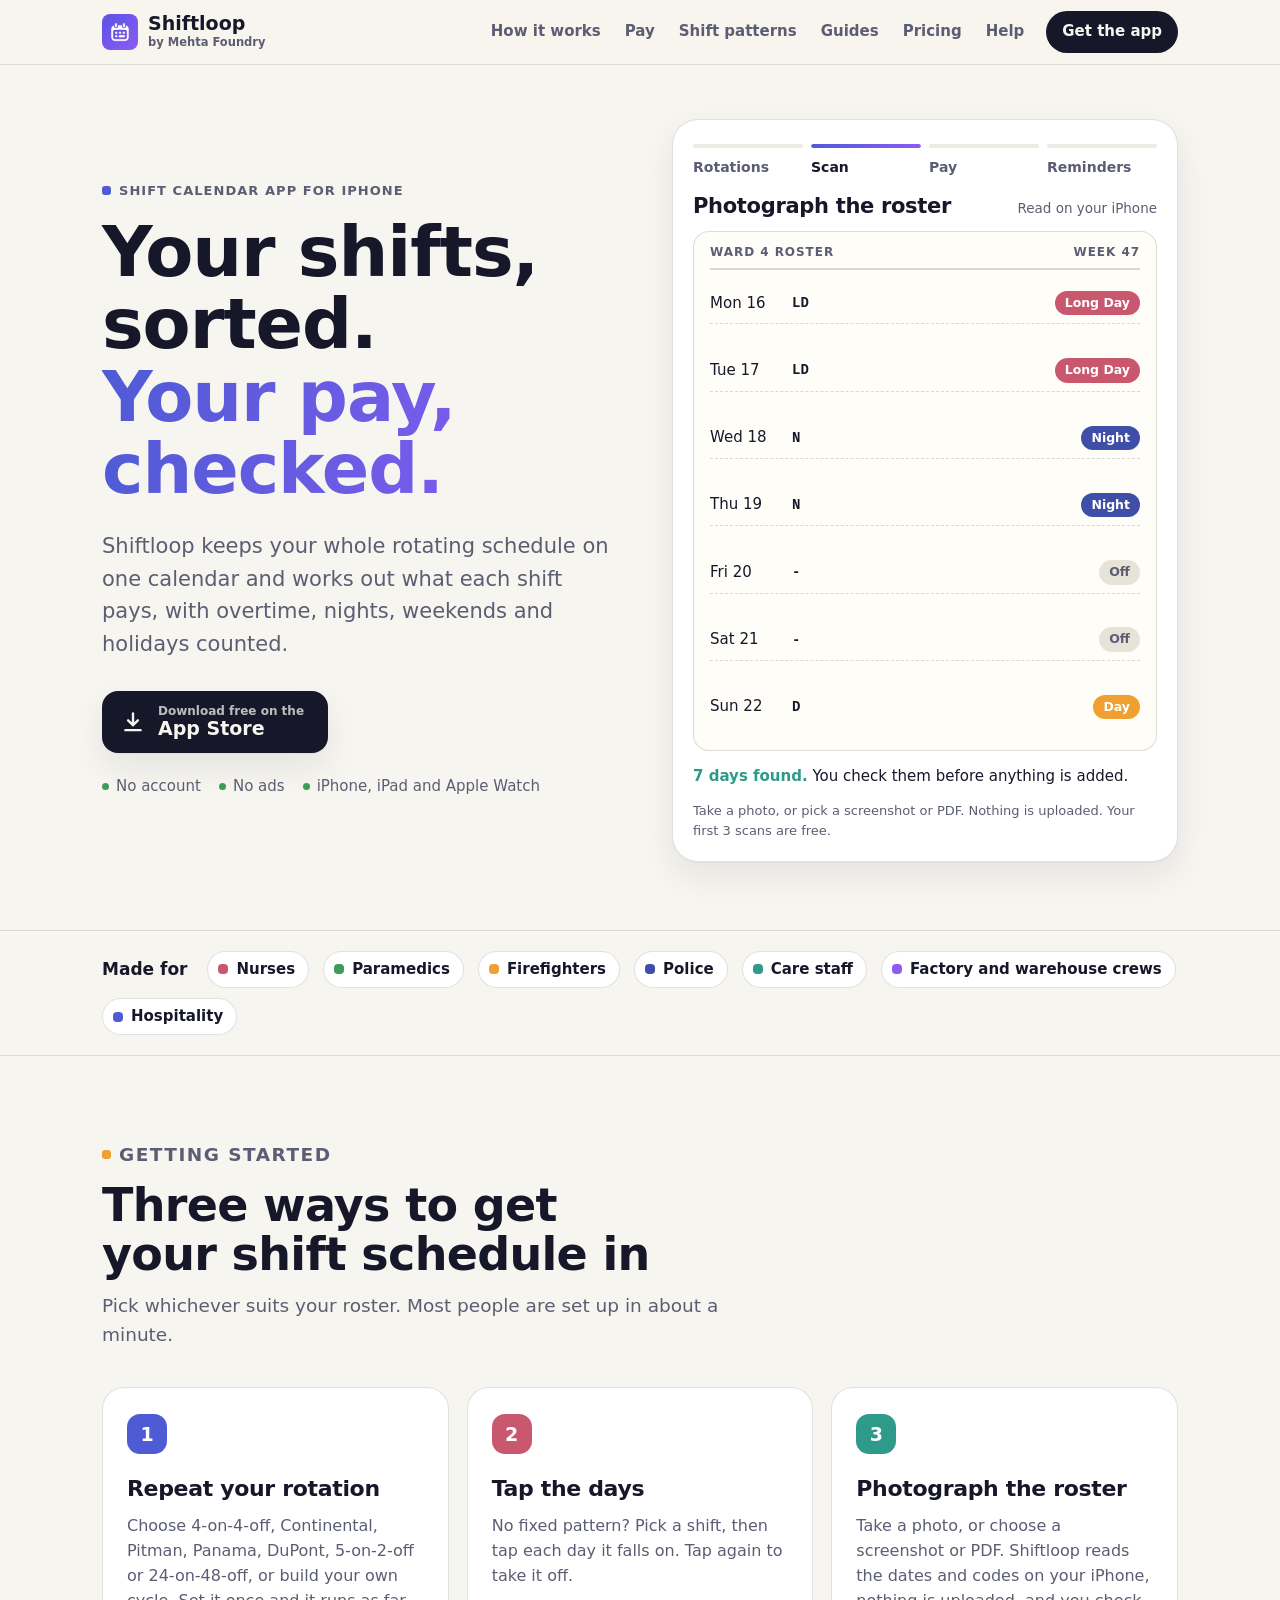
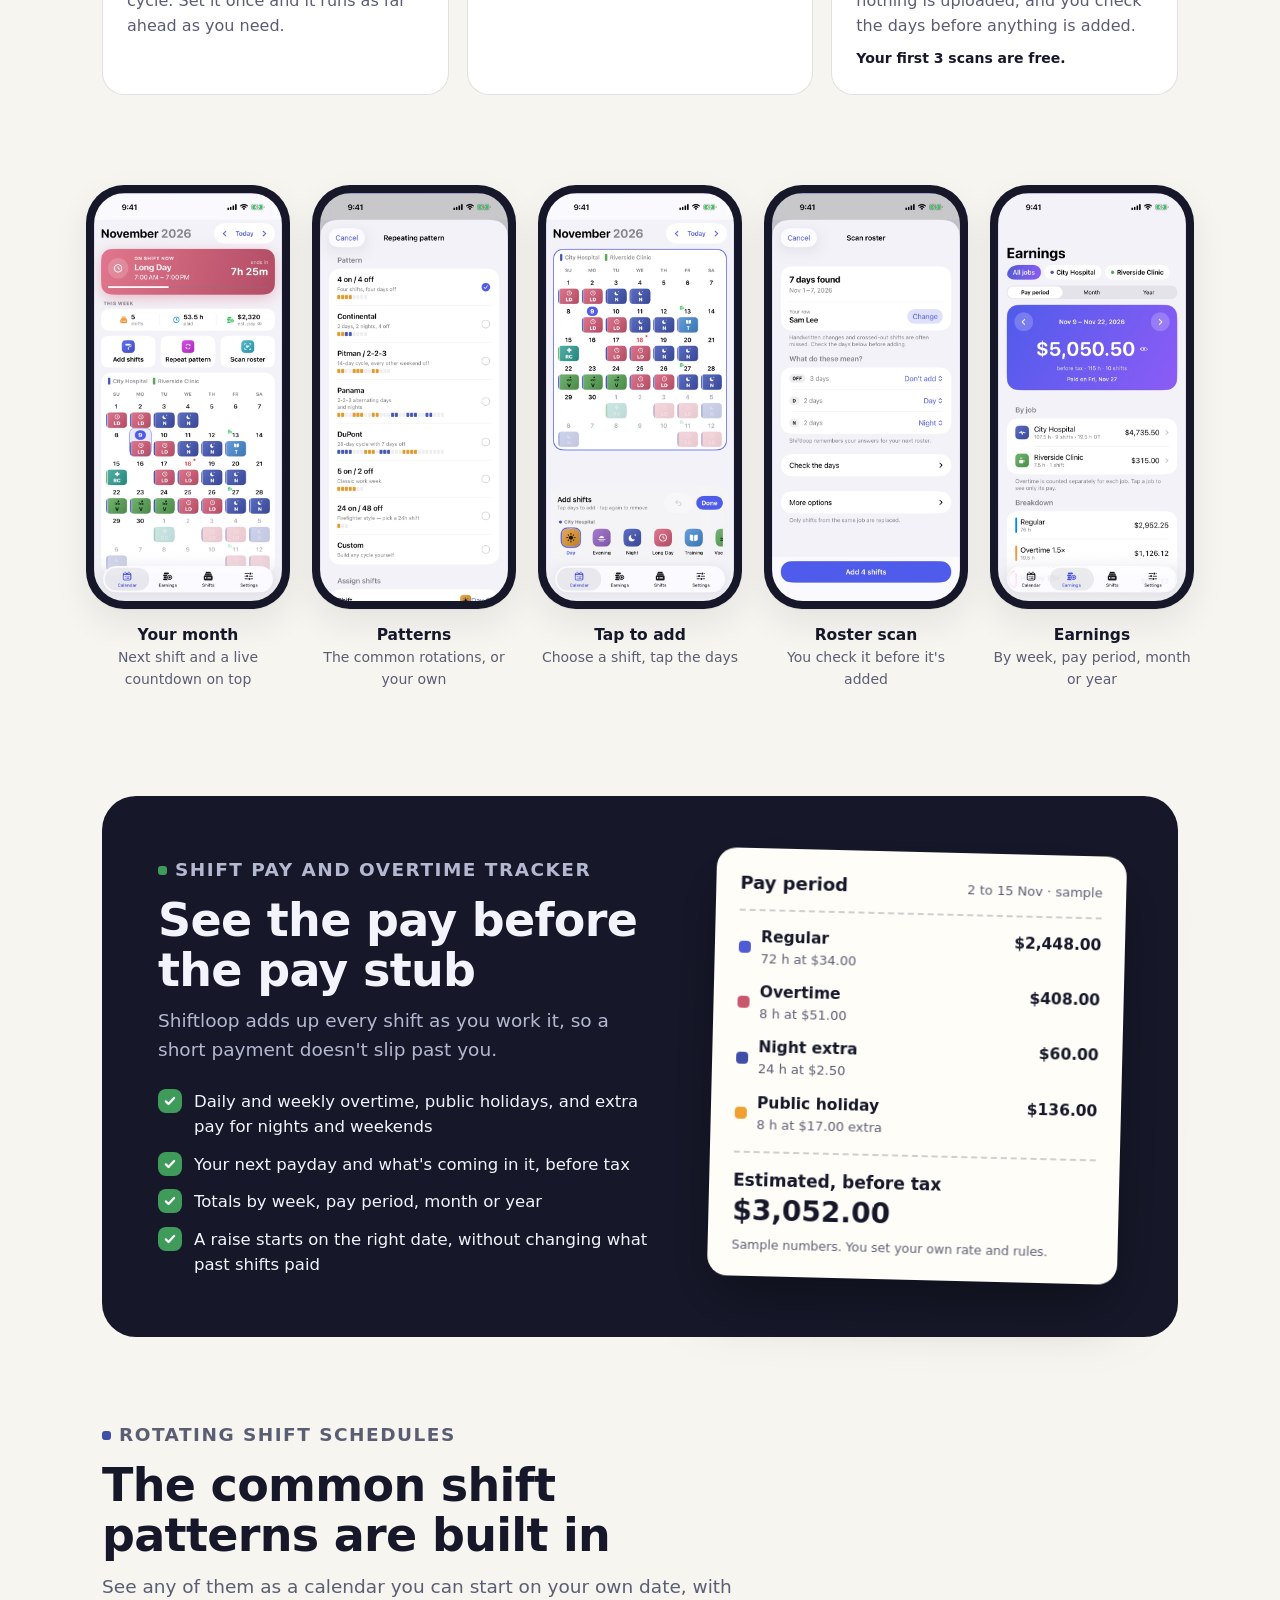
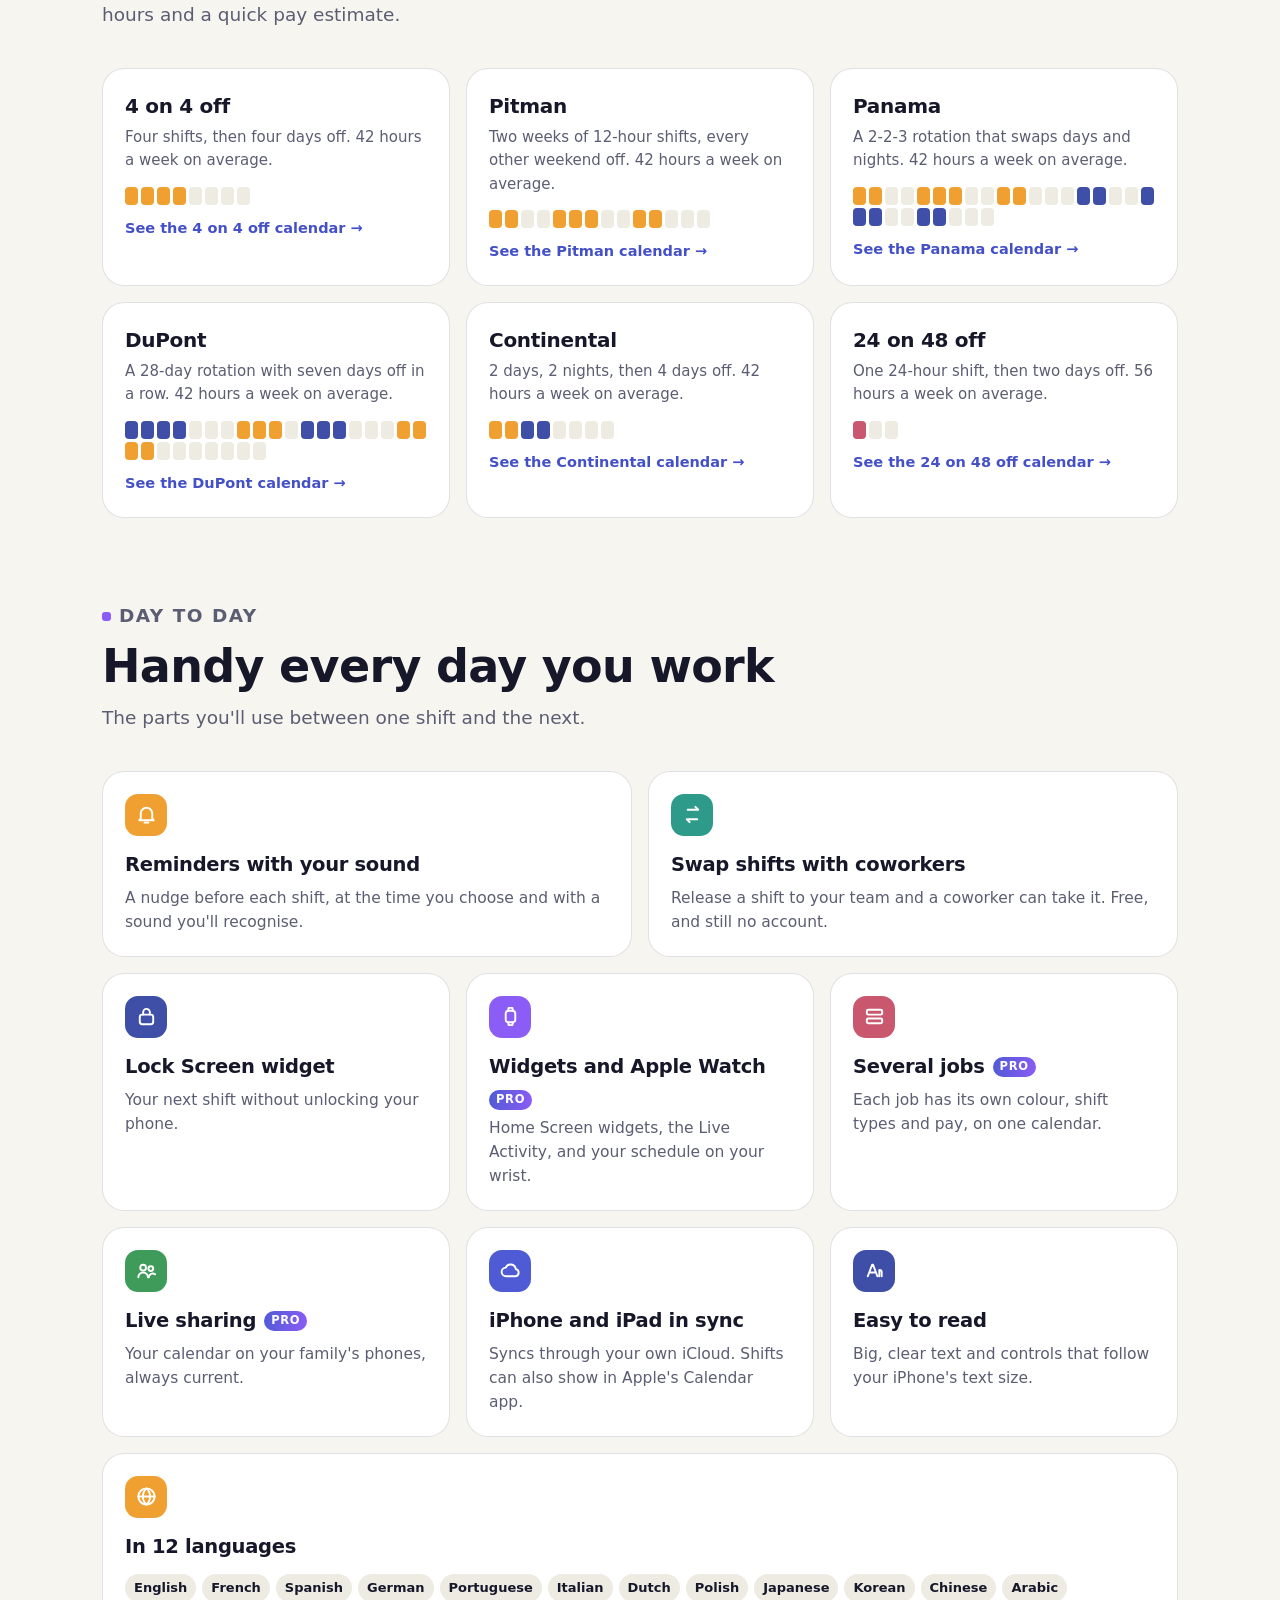
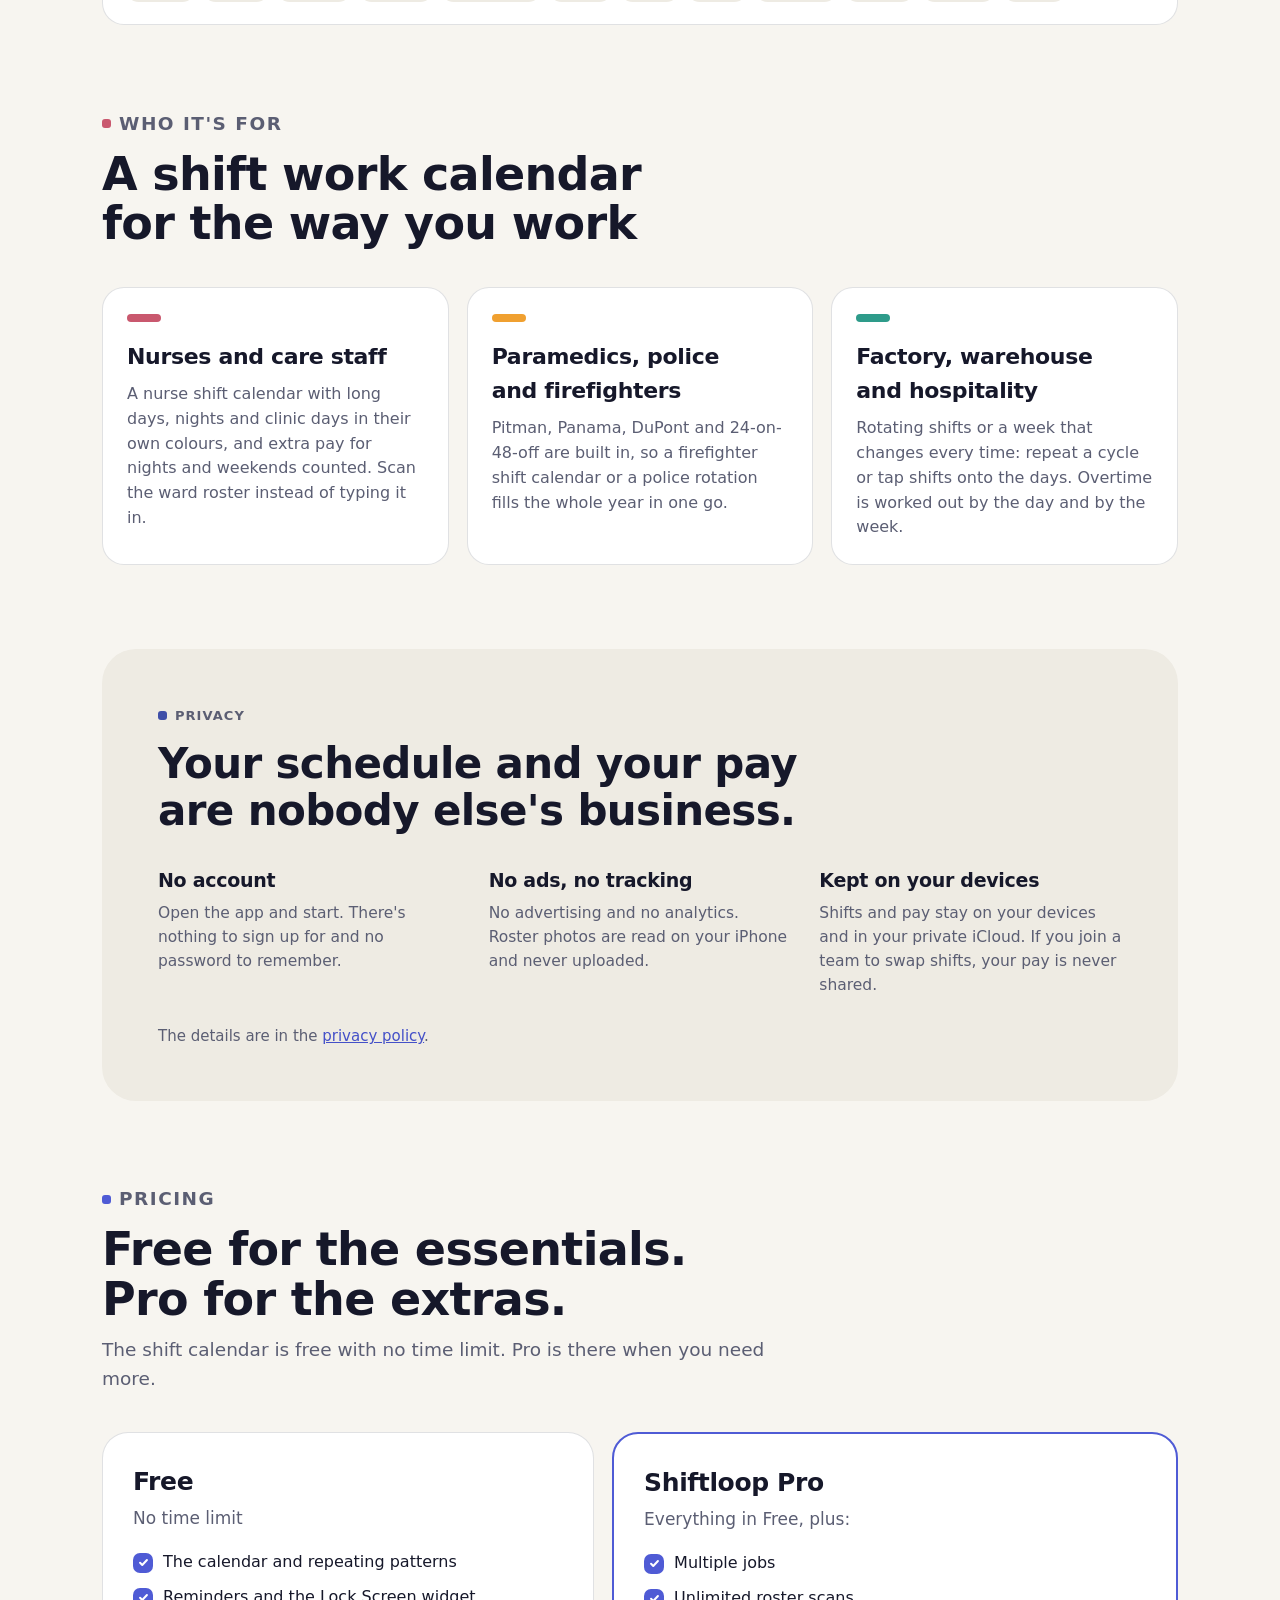
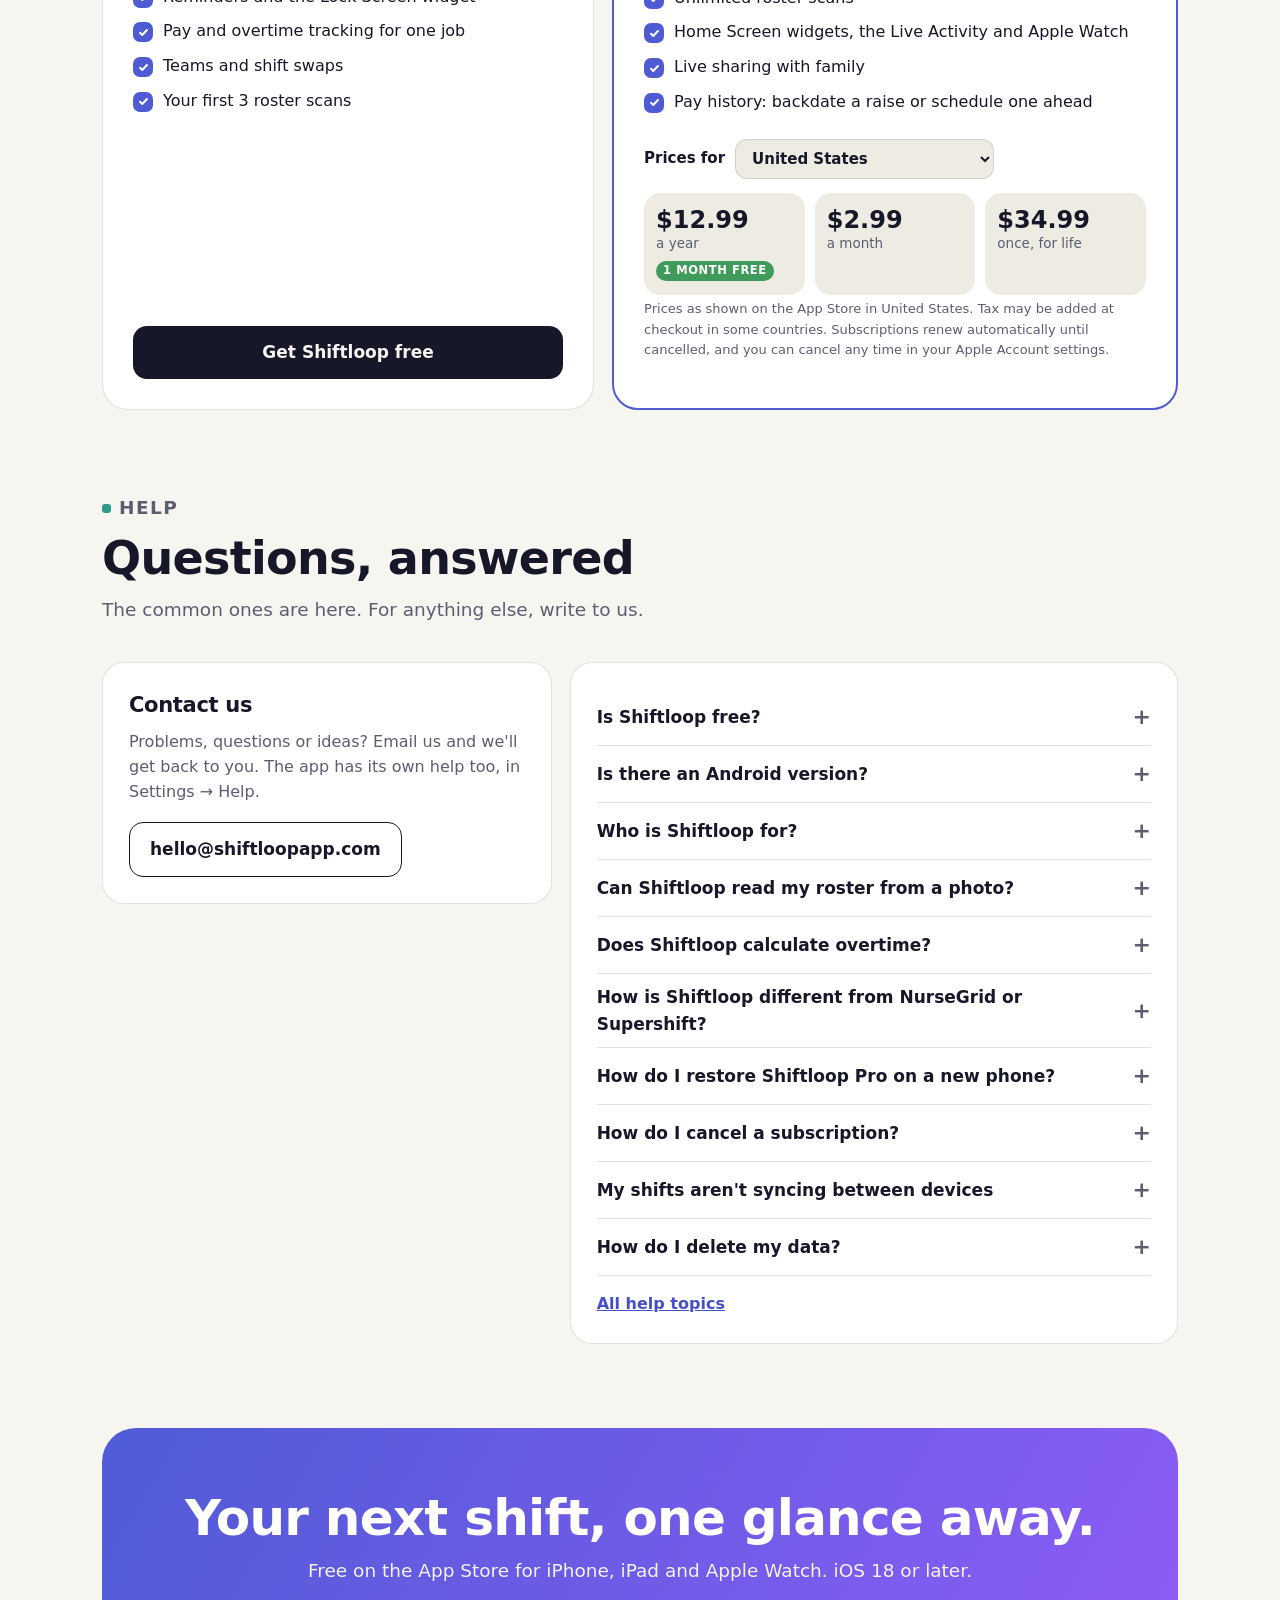
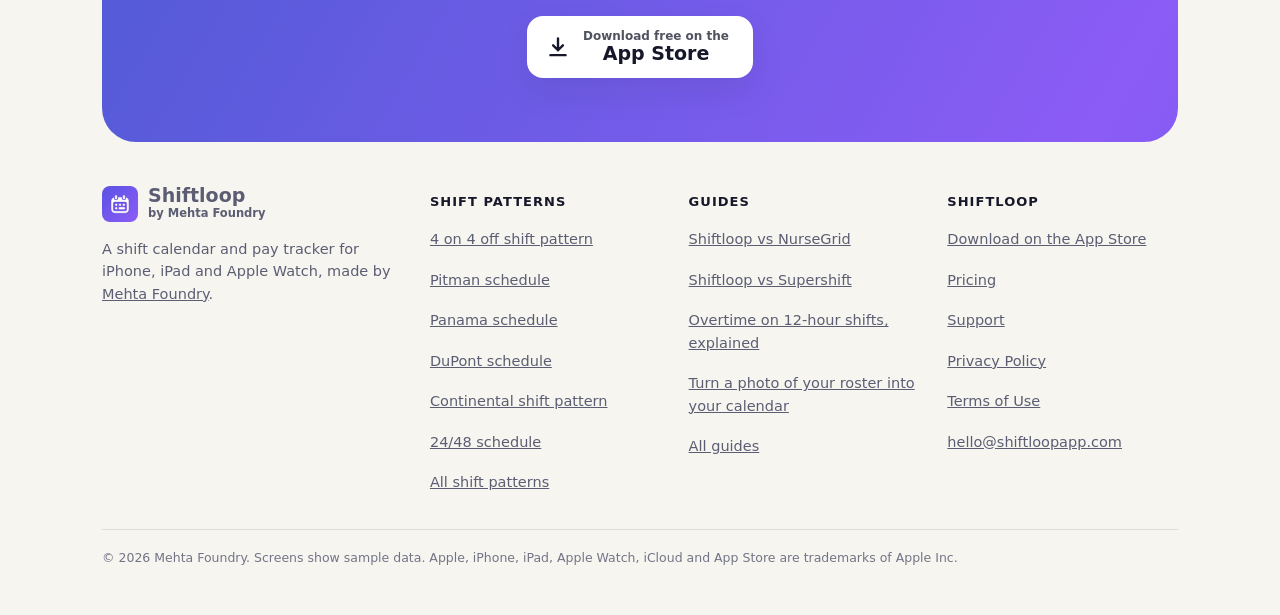
<file: index.html>
<!doctype html>
<html lang="en">
<head>
<meta charset="utf-8">
<meta name="viewport" content="width=device-width, initial-scale=1">
<meta name="color-scheme" content="light dark">
<meta name="theme-color" content="#F7F5F0" media="(prefers-color-scheme: light)">
<meta name="theme-color" content="#0F1120" media="(prefers-color-scheme: dark)">
<link rel="icon" type="image/png" sizes="96x96" href="assets/favicon.png">
<link rel="icon" sizes="48x48" href="favicon.ico">
<link rel="apple-touch-icon" href="assets/apple-touch-icon.png">
<link rel="stylesheet" href="assets/site.css?v=426590f4">
<meta name="apple-itunes-app" content="app-id=6818672597">
<title>Shiftloop: Shift Calendar App for iPhone with Pay Tracker</title>
<meta name="description" content="Free shift work calendar app for iPhone. Add any rotating shift schedule, scan your roster, and see what each shift pays, with overtime counted.">
<meta property="og:type" content="website">
<meta property="og:site_name" content="Shiftloop">
<meta property="og:title" content="Shiftloop: your shifts, sorted. Your pay, checked.">
<meta property="og:description" content="A shift calendar app for iPhone that also works out what each shift pays. Free on the App Store.">
<meta property="og:image" content="https://shiftloopapp.com/assets/og.png">
<meta property="og:image:width" content="1200">
<meta property="og:image:height" content="630">
<meta property="og:image:alt" content="Shiftloop: your shifts, sorted, your pay, checked. The app's month calendar on an iPhone with colour-coded shifts.">
<meta property="og:url" content="https://shiftloopapp.com/">
<meta name="twitter:card" content="summary_large_image">
<link rel="canonical" href="https://shiftloopapp.com/">
<script type="application/ld+json">{"@context": "https://schema.org", "@type": "MobileApplication", "name": "Shiftloop", "description": "A shift calendar and pay tracker for iPhone, iPad and Apple Watch. Add any rotating shift schedule, scan your roster, and see what each shift pays with overtime.", "operatingSystem": "iOS 18 or later", "applicationCategory": "ProductivityApplication", "url": "https://shiftloopapp.com/", "downloadUrl": "https://apps.apple.com/app/id6818672597", "installUrl": "https://apps.apple.com/app/id6818672597", "image": "https://shiftloopapp.com/assets/icon.png", "offers": {"@type": "Offer", "price": "0", "priceCurrency": "USD"}, "publisher": {"@type": "Organization", "name": "Mehta Foundry", "url": "https://mehtafoundry.com/"}}</script>
<script type="application/ld+json">{"@context": "https://schema.org", "@type": "WebSite", "name": "Shiftloop", "url": "https://shiftloopapp.com/"}</script>
<script type="application/ld+json">{"@context": "https://schema.org", "@type": "FAQPage", "mainEntity": [{"@type": "Question", "name": "Is Shiftloop free?", "acceptedAnswer": {"@type": "Answer", "text": "Yes. The calendar, repeating patterns, reminders, shift swaps and pay tracking for one job are free with no time limit. Shiftloop Pro adds multiple jobs, unlimited roster scans, widgets and Apple Watch, live sharing and pay history."}}, {"@type": "Question", "name": "Is there an Android version?", "acceptedAnswer": {"@type": "Answer", "text": "Not yet. Shiftloop is for iPhone, iPad and Apple Watch, on iOS 18 or later."}}, {"@type": "Question", "name": "Who is Shiftloop for?", "acceptedAnswer": {"@type": "Answer", "text": "Anyone on shifts who wants their schedule and pay in one place: nurses, paramedics, firefighters, police, care workers, factory, warehouse and hospitality staff. It handles rotating patterns, several jobs, and overtime."}}, {"@type": "Question", "name": "Can Shiftloop read my roster from a photo?", "acceptedAnswer": {"@type": "Answer", "text": "Yes. Take a photo of the printed roster, or pick a screenshot or PDF, and Shiftloop reads the dates and shift codes on your iPhone and adds your shifts. Nothing is uploaded. How roster scanning works."}}, {"@type": "Question", "name": "Does Shiftloop calculate overtime?", "acceptedAnswer": {"@type": "Answer", "text": "Yes: daily and weekly overtime with your own multipliers, plus night, weekend and holiday premiums, totalled for each pay period. How overtime works on 12-hour shifts."}}, {"@type": "Question", "name": "How is Shiftloop different from NurseGrid or Supershift?", "acceptedAnswer": {"@type": "Answer", "text": "NurseGrid is a nurse network with a calendar; Supershift is a long-standing private shift calendar. Shiftloop focuses on pay (pay periods, payday, overtime, holiday pay) and on reading rosters from photos. See Shiftloop vs NurseGrid and Shiftloop vs Supershift."}}, {"@type": "Question", "name": "How do I restore Shiftloop Pro on a new phone?", "acceptedAnswer": {"@type": "Answer", "text": "Open Settings → Get Shiftloop Pro and tap Restore Purchases. Use the same Apple Account you bought Pro with."}}, {"@type": "Question", "name": "How do I cancel a subscription?", "acceptedAnswer": {"@type": "Answer", "text": "Subscriptions are handled by Apple. On your iPhone, open the Settings app → your name → Subscriptions → Shiftloop Pro. Cancel at least 24 hours before it renews."}}, {"@type": "Question", "name": "My shifts aren't syncing between devices", "acceptedAnswer": {"@type": "Answer", "text": "Check you're signed in to the same Apple Account on both devices, and that iCloud is on for Shiftloop in the Settings app → your name → iCloud."}}, {"@type": "Question", "name": "How do I delete my data?", "acceptedAnswer": {"@type": "Answer", "text": "In Shiftloop, open Settings → Erase all data. The privacy policy explains how to remove the copy in iCloud and any team data."}}]}</script>
</head>
<body>

<header class="top"><div class="wrap">
  <a class="logo" href="./"><img src="assets/icon-small.png" alt="" width="36" height="36"><span><b>Shiftloop</b><small>by Mehta Foundry</small></span></a>
  <nav aria-label="Site">
    <a href="./#how">How it works</a>
    <a href="./#pay">Pay</a>
    <a href="shift-patterns.html">Shift patterns</a>
    <a href="guides.html">Guides</a>
    <a href="./#pricing">Pricing</a>
    <a href="./#support">Help</a>
  </nav>
  <a class="get" href="https://apps.apple.com/app/apple-store/id6818672597?pt=128922679&amp;ct=website&amp;mt=8">Get the app</a>
</div></header>

<main>
<section class="hero"><div class="wrap">
  <div>
    <h1>
      <span class="label rise"><i></i>Shift calendar app for iPhone</span>
      <span class="ln rise" style="--d: 90ms">Your shifts, sorted.</span>
      <em class="rise" style="--d: 180ms">Your pay, checked.</em>
    </h1>
    <p class="lede rise" style="--d: 270ms">Shiftloop keeps your whole rotating schedule on one calendar and works out what each shift pays, with overtime, nights, weekends and holidays counted.</p>
    <a class="store rise" style="--d: 360ms" href="https://apps.apple.com/app/apple-store/id6818672597?pt=128922679&amp;ct=website&amp;mt=8">
      <svg viewBox="0 0 24 24" aria-hidden="true"><path fill="none" stroke="currentColor" stroke-width="2.2" stroke-linecap="round" stroke-linejoin="round" d="M12 4v11m0 0l-4.500-4.500M12 15l4.500-4.500M5 19.500h14"/></svg>
      <span><small>Download free on the</small>App Store</span>
    </a>
    <ul class="facts rise" style="--d: 450ms">
      <li>No account</li>
      <li>No ads</li>
      <li>iPhone, iPad and Apple Watch</li>
    </ul>
  </div>

  <div class="stage rise" style="--d: 200ms" data-stage id="try">
    <div class="tabs" role="tablist" aria-label="Key features">
      <button type="button" role="tab" id="tab-rot" aria-controls="scene-rot" aria-selected="true"><i></i>Rotations</button>
      <button type="button" role="tab" id="tab-scan" aria-controls="scene-scan" aria-selected="false" tabindex="-1"><i></i>Scan</button>
      <button type="button" role="tab" id="tab-pay" aria-controls="scene-pay" aria-selected="false" tabindex="-1"><i></i>Pay</button>
      <button type="button" role="tab" id="tab-remind" aria-controls="scene-remind" aria-selected="false" tabindex="-1"><i></i>Reminders</button>
    </div>

    <div class="scene" id="scene-rot" role="tabpanel" aria-labelledby="tab-rot" data-cal data-cycle="DDDDOOOO" data-hours="12" data-rate="30">
      <div class="scene-head"><h2>Any rotation, filled in for you</h2><span data-cal-month></span></div>
      <div class="picks" role="group" aria-label="Rotation">
        <button type="button" data-cycle="DDDDOOOO" data-hours="12" aria-pressed="true">4 on, 4 off</button>
        <button type="button" data-cycle="DDOODDDOODDOOO" data-hours="12" aria-pressed="false">Pitman</button>
        <button type="button" data-cycle="NNNNOOODDDONNNOOODDDDOOOOOOO" data-hours="12" aria-pressed="false">DuPont</button>
        <button type="button" data-cycle="LOO" data-hours="24" aria-pressed="false">24 on, 48 off</button>
        <button type="button" data-cycle="DDDDDOO" data-hours="8" aria-pressed="false">Mon to Fri</button>
      </div>
      <div class="dow" aria-hidden="true"><span>S</span><span>M</span><span>T</span><span>W</span><span>T</span><span>F</span><span>S</span></div>
      <div class="days"></div>
      <div class="totals" aria-live="polite">
        <div><b data-t="shifts">0</b><span>shifts</span></div>
        <div><b data-t="hours">0</b><span>hours</span></div>
        <div><b data-t="pay">$0</b><span>est. pay</span></div>
      </div>
      <p class="scene-note">Tap any day to change it. Sample pay at $30 an hour; the app uses your own rate and adds overtime and extra pay.</p>
    </div>

    <div class="scene" id="scene-scan" role="tabpanel" aria-labelledby="tab-scan" hidden>
      <div class="scene-head"><h2>Photograph the roster</h2><span>Read on your iPhone</span></div>
      <div class="paper" aria-hidden="true">
        <div class="paper-top"><span>WARD 4 ROSTER</span><span>WEEK 47</span></div>
        <ul class="rows">
          <li><span>Mon 16</span><code>LD</code><em style="--i: 0; --c: var(--long)">Long Day</em></li>
          <li><span>Tue 17</span><code>LD</code><em style="--i: 1; --c: var(--long)">Long Day</em></li>
          <li><span>Wed 18</span><code>N</code><em style="--i: 2; --c: var(--night)">Night</em></li>
          <li><span>Thu 19</span><code>N</code><em style="--i: 3; --c: var(--night)">Night</em></li>
          <li><span>Fri 20</span><code>-</code><em class="off" style="--i: 4">Off</em></li>
          <li><span>Sat 21</span><code>-</code><em class="off" style="--i: 5">Off</em></li>
          <li><span>Sun 22</span><code>D</code><em style="--i: 6; --c: var(--day)">Day</em></li>
        </ul>
        <div class="beam"></div>
      </div>
      <p class="found"><b>7 days found.</b> You check them before anything is added.</p>
      <p class="scene-note">Take a photo, or pick a screenshot or PDF. Nothing is uploaded. Your first 3 scans are free.</p>
    </div>

    <div class="scene" id="scene-pay" role="tabpanel" aria-labelledby="tab-pay" hidden>
      <div class="scene-head"><h2>Overtime and extra pay, worked out</h2><span>Sample numbers</span></div>
      <div class="payday">
        <span>This pay period</span>
        <b data-count="3052">$3,052</b>
        <small>estimated, before tax</small>
      </div>
      <ul class="bars">
        <li style="--i: 0; --w: 80%; --c: var(--brand)"><span>Regular</span><i></i><b>$2,448</b></li>
        <li style="--i: 1; --w: 13.400%; --c: var(--long)"><span>Overtime</span><i></i><b>$408</b></li>
        <li style="--i: 2; --w: 4.500%; --c: var(--day)"><span>Public holiday</span><i></i><b>$136</b></li>
        <li style="--i: 3; --w: 2%; --c: var(--night)"><span>Night extra</span><i></i><b>$60</b></li>
      </ul>
      <p class="scene-note">Daily and weekly overtime, public holidays, and extra pay for nights and weekends, using the rules you set.</p>
    </div>

    <div class="scene" id="scene-remind" role="tabpanel" aria-labelledby="tab-remind" hidden>
      <div class="scene-head"><h2>A reminder before every shift</h2><span>With your own sound</span></div>
      <div class="lock" aria-hidden="true">
        <div class="lock-time"><span data-today>Today</span><b>6:00</b></div>
        <div class="note"><img src="assets/icon-small.png" alt="" width="38" height="38"><div><b>Night shift in 1 hour</b><span>7 PM to 7 AM, City Hospital</span></div><time>now</time></div>
        <div class="next"><span>Next shift</span><b>Night, 7 PM</b><em data-countdown>59:59</em></div>
      </div>
      <p class="scene-note">Your next shift is also on the Lock Screen widget, with a live countdown in the app.</p>
    </div>
  </div>
</div></section>

<section class="roles"><div class="wrap">
  <p>Made for</p>
  <ul>
    <li style="--c: var(--long)">Nurses</li>
    <li style="--c: var(--clinic)">Paramedics</li>
    <li style="--c: var(--day)">Firefighters</li>
    <li style="--c: var(--night)">Police</li>
    <li style="--c: var(--teal)">Care staff</li>
    <li style="--c: var(--brand2)">Factory and warehouse crews</li>
    <li style="--c: var(--brand)">Hospitality</li>
  </ul>
</div></section>

<section class="block" id="how"><div class="wrap">
  <div class="head" data-reveal>
    <p class="label"><i style="--c: var(--day)"></i>Getting started</p>
    <h2>Three ways to get your shift schedule in</h2>
    <p>Pick whichever suits your roster. Most people are set up in about a minute.</p>
  </div>
  <div class="ways">
    <div class="way" style="--c: var(--brand)" data-reveal>
      <h3>Repeat your rotation</h3>
      <p>Choose 4-on-4-off, Continental, Pitman, Panama, DuPont, 5-on-2-off or 24-on-48-off, or build your own cycle. Set it once and it runs as far ahead as you need.</p>
    </div>
    <div class="way" style="--c: var(--long); --d: 90ms" data-reveal>
      <h3>Tap the days</h3>
      <p>No fixed pattern? Pick a shift, then tap each day it falls on. Tap again to take it off.</p>
    </div>
    <div class="way" style="--c: var(--teal); --d: 180ms" data-reveal>
      <h3>Photograph the roster</h3>
      <p>Take a photo, or choose a screenshot or PDF. Shiftloop reads the dates and codes on your iPhone, nothing is uploaded, and you check the days before anything is added.</p>
      <p>Your first 3 scans are free.</p>
    </div>
  </div>
</div></section>

<section class="inside" aria-label="Screens from the app">
  <div class="reel" tabindex="0">
    <figure data-reveal><div class="phone"><img loading="lazy" src="assets/screen-calendar.jpg" width="599" height="1300" alt="Shiftloop's month calendar on iPhone with colour-coded day, night and long-day shifts, hours this week and estimated pay."></div>
      <figcaption>Your month<span>Next shift and a live countdown on top</span></figcaption></figure>
    <figure data-reveal style="--d: 80ms"><div class="phone"><img loading="lazy" src="assets/screen-pattern.jpg" width="599" height="1300" alt="The repeating shift pattern list: 4 on 4 off, Continental, Pitman, Panama, DuPont, 5 on 2 off, 24 on 48 off and Custom."></div>
      <figcaption>Patterns<span>The common rotations, or your own</span></figcaption></figure>
    <figure data-reveal style="--d: 160ms"><div class="phone"><img loading="lazy" src="assets/screen-paint.jpg" width="599" height="1300" alt="Adding shifts: a row of shift types under the calendar, with days tapped to add them."></div>
      <figcaption>Tap to add<span>Choose a shift, tap the days</span></figcaption></figure>
    <figure data-reveal style="--d: 240ms"><div class="phone"><img loading="lazy" src="assets/screen-scan.jpg" width="599" height="1300" alt="The roster scan result: 7 days found, with each roster code matched to a shift before the shifts are added."></div>
      <figcaption>Roster scan<span>You check it before it's added</span></figcaption></figure>
    <figure data-reveal style="--d: 320ms"><div class="phone"><img loading="lazy" src="assets/screen-earnings.jpg" width="599" height="1300" alt="The earnings screen: pay for a two-week pay period, split by job and by regular and overtime hours."></div>
      <figcaption>Earnings<span>By week, pay period, month or year</span></figcaption></figure>
  </div>
</section>

<section id="pay"><div class="wrap">
  <div class="pay" data-reveal>
    <div>
      <p class="label"><i style="--c: var(--clinic)"></i>Shift pay and overtime tracker</p>
      <h2>See the pay before the pay stub</h2>
      <p>Shiftloop adds up every shift as you work it, so a short payment doesn't slip past you.</p>
      <ul class="checks">
        <li>Daily and weekly overtime, public holidays, and extra pay for nights and weekends</li>
        <li>Your next payday and what's coming in it, before tax</li>
        <li>Totals by week, pay period, month or year</li>
        <li>A raise starts on the right date, without changing what past shifts paid</li>
      </ul>
    </div>
    <div class="slip" aria-label="A sample pay period">
      <header><b>Pay period</b><span>2 to 15 Nov · sample</span></header>
      <dl>
        <div><i style="--c: var(--brand)"></i><dt>Regular<small>72 h at $34.00</small></dt><dd>$2,448.00</dd></div>
        <div><i style="--c: var(--long)"></i><dt>Overtime<small>8 h at $51.00</small></dt><dd>$408.00</dd></div>
        <div><i style="--c: var(--night)"></i><dt>Night extra<small>24 h at $2.50</small></dt><dd>$60.00</dd></div>
        <div><i style="--c: var(--day)"></i><dt>Public holiday<small>8 h at $17.00 extra</small></dt><dd>$136.00</dd></div>
      </dl>
      <footer><span>Estimated, before tax</span><b data-count="3052" data-decimals="2">$3,052.00</b></footer>
      <p>Sample numbers. You set your own rate and rules.</p>
    </div>
  </div>
</div></section>

<section class="block" id="patterns"><div class="wrap">
  <div class="head" data-reveal>
    <p class="label"><i style="--c: var(--night)"></i>Rotating shift schedules</p>
    <h2>The common shift patterns are built in</h2>
    <p>See any of them as a calendar you can start on your own date, with hours and a quick pay estimate.</p>
  </div>
  <div class="rots">
    <a class="rot" href="4-on-4-off-shift-pattern.html" data-reveal>
      <h3>4 on 4 off</h3>
      <p>Four shifts, then four days off. 42 hours a week on average.</p>
      <div class="strip" aria-hidden="true"><i data-s="D"></i><i data-s="D"></i><i data-s="D"></i><i data-s="D"></i><i></i><i></i><i></i><i></i></div>
      <span>See the 4 on 4 off calendar →</span>
    </a>
    <a class="rot" href="pitman-schedule.html" data-reveal style="--d: 80ms">
      <h3>Pitman</h3>
      <p>Two weeks of 12-hour shifts, every other weekend off. 42 hours a week on average.</p>
      <div class="strip" aria-hidden="true"><i data-s="D"></i><i data-s="D"></i><i></i><i></i><i data-s="D"></i><i data-s="D"></i><i data-s="D"></i><i></i><i></i><i data-s="D"></i><i data-s="D"></i><i></i><i></i><i></i></div>
      <span>See the Pitman calendar →</span>
    </a>
    <a class="rot" href="panama-schedule.html" data-reveal style="--d: 160ms">
      <h3>Panama</h3>
      <p>A 2-2-3 rotation that swaps days and nights. 42 hours a week on average.</p>
      <div class="strip" aria-hidden="true"><i data-s="D"></i><i data-s="D"></i><i></i><i></i><i data-s="D"></i><i data-s="D"></i><i data-s="D"></i><i></i><i></i><i data-s="D"></i><i data-s="D"></i><i></i><i></i><i></i><i data-s="N"></i><i data-s="N"></i><i></i><i></i><i data-s="N"></i><i data-s="N"></i><i data-s="N"></i><i></i><i></i><i data-s="N"></i><i data-s="N"></i><i></i><i></i><i></i></div>
      <span>See the Panama calendar →</span>
    </a>
    <a class="rot" href="dupont-schedule.html" data-reveal>
      <h3>DuPont</h3>
      <p>A 28-day rotation with seven days off in a row. 42 hours a week on average.</p>
      <div class="strip" aria-hidden="true"><i data-s="N"></i><i data-s="N"></i><i data-s="N"></i><i data-s="N"></i><i></i><i></i><i></i><i data-s="D"></i><i data-s="D"></i><i data-s="D"></i><i></i><i data-s="N"></i><i data-s="N"></i><i data-s="N"></i><i></i><i></i><i></i><i data-s="D"></i><i data-s="D"></i><i data-s="D"></i><i data-s="D"></i><i></i><i></i><i></i><i></i><i></i><i></i><i></i></div>
      <span>See the DuPont calendar →</span>
    </a>
    <a class="rot" href="continental-shift-pattern.html" data-reveal style="--d: 80ms">
      <h3>Continental</h3>
      <p>2 days, 2 nights, then 4 days off. 42 hours a week on average.</p>
      <div class="strip" aria-hidden="true"><i data-s="D"></i><i data-s="D"></i><i data-s="N"></i><i data-s="N"></i><i></i><i></i><i></i><i></i></div>
      <span>See the Continental calendar →</span>
    </a>
    <a class="rot" href="24-48-schedule.html" data-reveal style="--d: 160ms">
      <h3>24 on 48 off</h3>
      <p>One 24-hour shift, then two days off. 56 hours a week on average.</p>
      <div class="strip" aria-hidden="true"><i data-s="L"></i><i></i><i></i></div>
      <span>See the 24 on 48 off calendar →</span>
    </a>
  </div>
</div></section>

<section style="padding-bottom: 84px"><div class="wrap">
  <div class="head" data-reveal>
    <p class="label"><i style="--c: var(--brand2)"></i>Day to day</p>
    <h2>Handy every day you work</h2>
    <p>The parts you'll use between one shift and the next.</p>
  </div>
  <div class="bento">
    <div class="cell wide" data-reveal><div class="ico" style="--c: var(--day)"><svg viewBox="0 0 24 24" aria-hidden="true"><path d="M6 16V11a6 6 0 1 1 12 0v5l1.500 2H4.500L6 16zM10 20.500h4"/></svg></div>
      <h3>Reminders with your sound</h3><p>A nudge before each shift, at the time you choose and with a sound you'll recognise.</p></div>
    <div class="cell wide" data-reveal style="--d: 80ms"><div class="ico" style="--c: var(--teal)"><svg viewBox="0 0 24 24" aria-hidden="true"><path d="M7 7h11l-3-3M17 17H6l3 3"/></svg></div>
      <h3>Swap shifts with coworkers</h3><p>Release a shift to your team and a coworker can take it. Free, and still no account.</p></div>
    <div class="cell" data-reveal><div class="ico" style="--c: var(--night)"><svg viewBox="0 0 24 24" aria-hidden="true"><rect x="5" y="10" width="14" height="10" rx="2.500"/><path d="M8.500 10V7.500a3.500 3.500 0 0 1 7 0V10"/></svg></div>
      <h3>Lock Screen widget</h3><p>Your next shift without unlocking your phone.</p></div>
    <div class="cell" data-reveal style="--d: 80ms"><div class="ico" style="--c: var(--brand2)"><svg viewBox="0 0 24 24" aria-hidden="true"><rect x="7" y="6" width="10" height="12" rx="3"/><path d="M9.500 6l.5-3h4l.5 3M9.500 18l.5 3h4l.5-3"/></svg></div>
      <h3>Widgets and Apple Watch <span class="pro">PRO</span></h3><p>Home Screen widgets, the Live Activity, and your schedule on your wrist.</p></div>
    <div class="cell" data-reveal style="--d: 160ms"><div class="ico" style="--c: var(--long)"><svg viewBox="0 0 24 24" aria-hidden="true"><rect x="4" y="5" width="16" height="5" rx="1.500"/><rect x="4" y="14" width="16" height="5" rx="1.500"/></svg></div>
      <h3>Several jobs <span class="pro">PRO</span></h3><p>Each job has its own colour, shift types and pay, on one calendar.</p></div>
    <div class="cell" data-reveal><div class="ico" style="--c: var(--clinic)"><svg viewBox="0 0 24 24" aria-hidden="true"><circle cx="8.500" cy="9" r="3"/><circle cx="16.500" cy="10" r="2.500"/><path d="M3.500 19a5 5 0 0 1 10 0M14.500 19a4 4 0 0 1 6.500-3"/></svg></div>
      <h3>Live sharing <span class="pro">PRO</span></h3><p>Your calendar on your family's phones, always current.</p></div>
    <div class="cell" data-reveal style="--d: 80ms"><div class="ico" style="--c: var(--brand)"><svg viewBox="0 0 24 24" aria-hidden="true"><path d="M7.500 18a4.500 4.500 0 0 1-.5-9 5.500 5.500 0 0 1 10.500 1.500A3.800 3.800 0 0 1 17 18H7.500z"/></svg></div>
      <h3>iPhone and iPad in sync</h3><p>Syncs through your own iCloud. Shifts can also show in Apple's Calendar app.</p></div>
    <div class="cell" data-reveal style="--d: 160ms"><div class="ico" style="--c: var(--night)"><svg viewBox="0 0 24 24" aria-hidden="true"><path d="M5 18l4.500-12h1L15 18M6.800 14h6.400M17 18v-6.500M17 11.500a2.500 2.500 0 0 1 2.500 2.500V18"/></svg></div>
      <h3>Easy to read</h3><p>Big, clear text and controls that follow your iPhone's text size.</p></div>
    <div class="cell full" data-reveal><div class="ico" style="--c: var(--day)"><svg viewBox="0 0 24 24" aria-hidden="true"><circle cx="12" cy="12" r="8.500"/><path d="M3.500 12h17M12 3.500c2.500 2.300 3.800 5.200 3.800 8.500s-1.300 6.200-3.800 8.500c-2.500-2.300-3.800-5.200-3.800-8.500S9.500 5.800 12 3.500z"/></svg></div>
      <h3>In 12 languages</h3>
      <div class="langs"><span>English</span><span>French</span><span>Spanish</span><span>German</span><span>Portuguese</span><span>Italian</span><span>Dutch</span><span>Polish</span><span>Japanese</span><span>Korean</span><span>Chinese</span><span>Arabic</span></div></div>
  </div>
</div></section>

<section style="padding-bottom: 84px"><div class="wrap">
  <div class="head" data-reveal>
    <p class="label"><i style="--c: var(--long)"></i>Who it's for</p>
    <h2>A shift work calendar for the way you work</h2>
  </div>
  <div class="ways">
    <div class="way plain" style="--c: var(--long)" data-reveal>
      <h3>Nurses and care staff</h3>
      <p>A nurse shift calendar with long days, nights and clinic days in their own colours, and extra pay for nights and weekends counted. Scan the ward roster instead of typing it in.</p>
    </div>
    <div class="way plain" style="--c: var(--day); --d: 90ms" data-reveal>
      <h3>Paramedics, police and firefighters</h3>
      <p>Pitman, Panama, DuPont and 24-on-48-off are built in, so a firefighter shift calendar or a police rotation fills the whole year in one go.</p>
    </div>
    <div class="way plain" style="--c: var(--teal); --d: 180ms" data-reveal>
      <h3>Factory, warehouse and hospitality</h3>
      <p>Rotating shifts or a week that changes every time: repeat a cycle or tap shifts onto the days. Overtime is worked out by the day and by the week.</p>
    </div>
  </div>
</div></section>

<section><div class="wrap">
  <div class="quiet" data-reveal>
    <p class="label"><i style="--c: var(--night)"></i>Privacy</p>
    <h2>Your schedule and your pay are nobody else's business.</h2>
    <div class="trio">
      <div><h3>No account</h3><p>Open the app and start. There's nothing to sign up for and no password to remember.</p></div>
      <div><h3>No ads, no tracking</h3><p>No advertising and no analytics. Roster photos are read on your iPhone and never uploaded.</p></div>
      <div><h3>Kept on your devices</h3><p>Shifts and pay stay on your devices and in your private iCloud. If you join a team to swap shifts, your pay is never shared.</p></div>
    </div>
    <p>The details are in the <a href="privacy.html">privacy policy</a>.</p>
  </div>
</div></section>

<section class="block" id="pricing"><div class="wrap">
  <div class="head" data-reveal>
    <p class="label"><i></i>Pricing</p>
    <h2>Free for the essentials. Pro for the extras.</h2>
    <p>The shift calendar is free with no time limit. Pro is there when you need more.</p>
  </div>
  <div class="plans">
    <div class="plan" data-reveal>
      <h3>Free</h3>
      <p>No time limit</p>
      <ul class="list">
        <li>The calendar and repeating patterns</li>
        <li>Reminders and the Lock Screen widget</li>
        <li>Pay and overtime tracking for one job</li>
        <li>Teams and shift swaps</li>
        <li>Your first 3 roster scans</li>
      </ul>
      <a class="btn" href="https://apps.apple.com/app/apple-store/id6818672597?pt=128922679&amp;ct=website&amp;mt=8">Get Shiftloop free</a>
    </div>
    <div class="plan best" data-reveal style="--d: 90ms">
      <h3>Shiftloop Pro</h3>
      <p>Everything in Free, plus:</p>
      <ul class="list">
        <li>Multiple jobs</li>
        <li>Unlimited roster scans</li>
        <li>Home Screen widgets, the Live Activity and Apple Watch</li>
        <li>Live sharing with family</li>
        <li>Pay history: backdate a raise or schedule one ahead</li>
      </ul>
      <label class="region">Prices for
        <select id="price-country" aria-label="Country"><option value="US">United States</option></select>
      </label>
      <div class="tags">
        <div><b data-plan="yearly">$12.99</b><span>a year</span><em>1 MONTH FREE</em></div>
        <div><b data-plan="monthly">$2.99</b><span>a month</span><em></em></div>
        <div><b data-plan="lifetime">$34.99</b><span>once, for life</span><em></em></div>
      </div>
      <p class="smallprint" id="price-note">Prices as shown on the App Store in the United States. Tax may be added at checkout in some countries. Subscriptions renew automatically until cancelled, and you can cancel any time in your Apple Account settings.</p>
    </div>
  </div>
</div></section>

<section id="support" style="padding-bottom: 84px"><div class="wrap">
  <div class="head" data-reveal>
    <p class="label"><i style="--c: var(--teal)"></i>Help</p>
    <h2>Questions, answered</h2>
    <p>The common ones are here. For anything else, write to us.</p>
  </div>
  <div class="help">
    <div class="box" data-reveal>
      <h3>Contact us</h3>
      <p>Problems, questions or ideas? Email us and we'll get back to you. The app has its own help too, in Settings → Help.</p>
      <a class="btn line" href="mailto:hello@shiftloopapp.com?subject=Shiftloop">hello@shiftloopapp.com</a>
    </div>
    <div class="box" data-reveal style="--d: 90ms">
      <details>
        <summary>Is Shiftloop free?</summary>
        <p>Yes. The calendar, repeating patterns, reminders, shift swaps and pay tracking for one job are free with no time limit. Shiftloop Pro adds multiple jobs, unlimited roster scans, widgets and Apple Watch, live sharing and pay history.</p>
      </details>
      <details>
        <summary>Is there an Android version?</summary>
        <p>Not yet. Shiftloop is for iPhone, iPad and Apple Watch, on iOS 18 or later.</p>
      </details>
      <details>
        <summary>Who is Shiftloop for?</summary>
        <p>Anyone on shifts who wants their schedule and pay in one place: nurses, paramedics, firefighters, police, care workers, factory, warehouse and hospitality staff. It handles rotating patterns, several jobs, and overtime.</p>
      </details>
      <details>
        <summary>Can Shiftloop read my roster from a photo?</summary>
        <p>Yes. Take a photo of the printed roster, or pick a screenshot or PDF, and Shiftloop reads the dates and shift codes on your iPhone and adds your shifts. Nothing is uploaded. <a href="roster-scanner.html">How roster scanning works</a>.</p>
      </details>
      <details>
        <summary>Does Shiftloop calculate overtime?</summary>
        <p>Yes: daily and weekly overtime with your own multipliers, plus night, weekend and holiday premiums, totalled for each pay period. <a href="overtime-12-hour-shifts.html">How overtime works on 12-hour shifts</a>.</p>
      </details>
      <details>
        <summary>How is Shiftloop different from NurseGrid or Supershift?</summary>
        <p>NurseGrid is a nurse network with a calendar; Supershift is a long-standing private shift calendar. Shiftloop focuses on pay (pay periods, payday, overtime, holiday pay) and on reading rosters from photos. See <a href="shiftloop-vs-nursegrid.html">Shiftloop vs NurseGrid</a> and <a href="shiftloop-vs-supershift.html">Shiftloop vs Supershift</a>.</p>
      </details>
      <details>
        <summary>How do I restore Shiftloop Pro on a new phone?</summary>
        <p>Open Settings → Get Shiftloop Pro and tap Restore Purchases. Use the same Apple Account you bought Pro with.</p>
      </details>
      <details>
        <summary>How do I cancel a subscription?</summary>
        <p>Subscriptions are handled by Apple. On your iPhone, open the Settings app → your name → Subscriptions → Shiftloop Pro. Cancel at least 24 hours before it renews.</p>
      </details>
      <details>
        <summary>My shifts aren't syncing between devices</summary>
        <p>Check you're signed in to the same Apple Account on both devices, and that iCloud is on for Shiftloop in the Settings app → your name → iCloud.</p>
      </details>
      <details>
        <summary>How do I delete my data?</summary>
        <p>In Shiftloop, open Settings → Erase all data. The <a href="privacy.html#deleting-your-data">privacy policy</a> explains how to remove the copy in iCloud and any team data.</p>
      </details>
      <p class="more"><a href="support.html">All help topics</a></p>
    </div>
  </div>
</div></section>

<section class="last"><div class="inner" data-reveal>
  <h2>Your next shift, one glance away.</h2>
  <p>Free on the App Store for iPhone, iPad and Apple Watch. iOS 18 or later.</p>
  <a class="store" href="https://apps.apple.com/app/apple-store/id6818672597?pt=128922679&amp;ct=website&amp;mt=8">
    <svg viewBox="0 0 24 24" aria-hidden="true"><path fill="none" stroke="currentColor" stroke-width="2.2" stroke-linecap="round" stroke-linejoin="round" d="M12 4v11m0 0l-4.500-4.500M12 15l4.500-4.500M5 19.500h14"/></svg>
    <span><small>Download free on the</small>App Store</span>
  </a>
</div></section>
</main>

<script type="application/json" id="prices-data">{"AE":["AED 49.99","AED 12.99","AED 129.99"],"AF":["USD 12.99","USD 2.99","USD 34.99"],"AG":["USD 12.99","USD 2.99","USD 34.99"],"AI":["USD 12.99","USD 2.99","USD 34.99"],"AL":["USD 14.99","USD 3.99","USD 39.99"],"AM":["USD 14.99","USD 3.99","USD 39.99"],"AO":["USD 12.99","USD 2.99","USD 34.99"],"AR":["USD 12.99","USD 2.99","USD 34.99"],"AT":["14,99 €","2,99 €","39,99 €"],"AU":["$19.99","$4.99","$59.99"],"AZ":["USD 14.99","USD 3.99","USD 39.99"],"BA":["14,99 €","2,99 €","39,99 €"],"BB":["USD 14.99","USD 3.99","USD 39.99"],"BE":["14,99 €","2,99 €","39,99 €"],"BF":["USD 12.99","USD 2.99","USD 34.99"],"BG":["14,99 €","2,99 €","39,99 €"],"BH":["$14.99","$2.99","$39.99"],"BJ":["USD 14.99","USD 3.99","USD 39.99"],"BM":["USD 12.99","USD 2.99","USD 34.99"],"BN":["USD 12.99","USD 2.99","USD 34.99"],"BO":["USD 12.99","USD 2.99","USD 34.99"],"BR":["R$ 79,90","R$ 19,90","R$ 229,90"],"BS":["USD 14.99","USD 2.99","USD 39.99"],"BT":["USD 12.99","USD 2.99","USD 34.99"],"BW":["USD 12.99","USD 2.99","USD 34.99"],"BY":["USD 14.99","USD 3.99","USD 39.99"],"BZ":["USD 12.99","USD 2.99","USD 34.99"],"CA":["$17.99","$3.99","$49.99"],"CD":["USD 12.99","USD 2.99","USD 34.99"],"CG":["USD 14.99","USD 3.99","USD 39.99"],"CH":["CHF 10.00","CHF 3.00","CHF 30.00"],"CI":["14,99 $US","3,99 $US","39,99 $US"],"CL":["$14.990","$2.990","$39.990"],"CM":["14,99 $US","3,99 $US","39,99 $US"],"CN":["¥88.00","¥22.00","¥228.00"],"CO":["$ 59.900,00","$ 14.900,00","$ 149.900,00"],"CR":["USD 12.99","USD 2.99","USD 34.99"],"CV":["USD 12.99","USD 2.99","USD 34.99"],"CY":["14,99 €","2,99 €","39,99 €"],"CZ":["349,00 Kč","79,00 Kč","999,00 Kč"],"DE":["14,99 €","2,99 €","39,99 €"],"DK":["99,00 kr","29,00 kr","299,00 kr"],"DM":["USD 12.99","USD 2.99","USD 34.99"],"DO":["USD 12.99","USD 2.99","USD 34.99"],"DZ":["$12.99","$2.99","$34.99"],"EC":["USD 12.99","USD 2.99","USD 34.99"],"EE":["14,99 €","2,99 €","39,99 €"],"EG":["EGP 699.99","EGP 149.99","EGP 1,999.99"],"ES":["14,99 €","2,99 €","39,99 €"],"FI":["14,99 €","2,99 €","39,99 €"],"FJ":["USD 12.99","USD 2.99","USD 34.99"],"FM":["USD 12.99","USD 2.99","USD 34.99"],"FR":["14,99 €","2,99 €","39,99 €"],"GA":["USD 12.99","USD 2.99","USD 34.99"],"GB":["£12.99","£2.99","£34.99"],"GD":["USD 12.99","USD 2.99","USD 34.99"],"GE":["USD 14.99","USD 3.99","USD 39.99"],"GH":["USD 14.99","USD 3.99","USD 39.99"],"GM":["USD 12.99","USD 2.99","USD 34.99"],"GR":["14,99 €","2,99 €","39,99 €"],"GT":["USD 12.99","USD 2.99","USD 34.99"],"GW":["USD 12.99","USD 2.99","USD 34.99"],"GY":["USD 12.99","USD 2.99","USD 34.99"],"HK":["HK$ 98.00","HK$ 22.00","HK$ 288.00"],"HN":["USD 12.99","USD 2.99","USD 34.99"],"HR":["14,99 €","2,99 €","39,99 €"],"HU":["HUF5,990.00","HUF1,490.00","HUF14,990.00"],"ID":["Rp 249ribu","Rp 59ribu","Rp 699ribu"],"IE":["€14.99","€2.99","€39.99"],"IL":["₪39.90","₪9.90","₪99.90"],"IN":["₹ 1,299","₹ 299","₹ 3,499"],"IQ":["$12.99","$2.99","$34.99"],"IS":["USD 14.99","USD 3.99","USD 39.99"],"IT":["14,99 €","2,99 €","39,99 €"],"JM":["USD 12.99","USD 2.99","USD 34.99"],"JO":["$12.99","$2.99","$34.99"],"JP":["¥2,000","¥500","¥6,000"],"KE":["USD 14.99","USD 3.99","USD 39.99"],"KG":["USD 14.99","USD 2.99","USD 39.99"],"KH":["USD 14.99","USD 2.99","USD 39.99"],"KN":["USD 12.99","USD 2.99","USD 34.99"],"KR":["￦22,000","￦4,400","￦55,000"],"KW":["$12.99","$2.99","$34.99"],"KY":["USD 12.99","USD 2.99","USD 34.99"],"KZ":["7,990.00₸","1,790.00₸","19,990.00₸"],"LA":["USD 14.99","USD 2.99","USD 39.99"],"LB":["$12.99","$2.99","$34.99"],"LC":["USD 12.99","USD 2.99","USD 34.99"],"LK":["USD 12.99","USD 2.99","USD 34.99"],"LR":["USD 12.99","USD 2.99","USD 34.99"],"LT":["14,99 €","2,99 €","39,99 €"],"LU":["14,99 €","2,99 €","39,99 €"],"LV":["14,99 €","2,99 €","39,99 €"],"LY":["$12.99","$2.99","$34.99"],"MA":["$14.99","$3.99","$39.99"],"MD":["USD 14.99","USD 3.99","USD 39.99"],"ME":["11,99 €","2,99 €","29,99 €"],"MG":["USD 12.99","USD 2.99","USD 34.99"],"MK":["USD 12.99","USD 2.99","USD 34.99"],"ML":["USD 12.99","USD 2.99","USD 34.99"],"MM":["USD 12.99","USD 2.99","USD 34.99"],"MN":["USD 12.99","USD 2.99","USD 34.99"],"MO":["USD 12.99","USD 2.99","USD 34.99"],"MR":["$12.99","$2.99","$34.99"],"MS":["USD 12.99","USD 2.99","USD 34.99"],"MT":["14,99 €","2,99 €","39,99 €"],"MU":["USD 14.99","USD 3.99","USD 39.99"],"MV":["USD 12.99","USD 2.99","USD 34.99"],"MW":["USD 12.99","USD 2.99","USD 34.99"],"MX":["$299.00","$69.00","$799.00"],"MY":["RM59.90","RM14.90","RM149.90"],"MZ":["USD 12.99","USD 2.99","USD 34.99"],"NA":["USD 12.99","USD 2.99","USD 34.99"],"NE":["USD 12.99","USD 2.99","USD 34.99"],"NG":["₦ 19,900.00","₦ 4,900.00","₦ 59,900.00"],"NI":["USD 12.99","USD 2.99","USD 34.99"],"NL":["€ 14,99","€ 2,99","€ 39,99"],"NO":["179,00 kr","39,00 kr","449,00 kr"],"NP":["USD 14.99","USD 3.99","USD 39.99"],"NR":["USD 12.99","USD 2.99","USD 34.99"],"NZ":["$22.99","$4.99","$59.99"],"OM":["$12.99","$2.99","$34.99"],"PA":["USD 12.99","USD 2.99","USD 34.99"],"PE":["S/ 59.90","S/ 12.90","S/ 149.90"],"PG":["USD 12.99","USD 2.99","USD 34.99"],"PH":["₱ 799.00","₱ 199.00","₱ 2,290.00"],"PK":["Rs 3,500.00","Rs 900.00","Rs 9,900.00"],"PL":["59,99 zł","14,99 zł","149,99 zł"],"PT":["14,99 €","2,99 €","39,99 €"],"PW":["USD 12.99","USD 2.99","USD 34.99"],"PY":["USD 12.99","USD 2.99","USD 34.99"],"QA":["QAR 49.99","QAR 9.99","QAR 129.99"],"RO":["69,99 lei","14,99 lei","199,99 lei"],"RS":["14,99 €","2,99 €","39,99 €"],"RU":["999,00 ₽","249,00 ₽","2 990,00 ₽"],"RW":["USD 12.99","USD 2.99","USD 34.99"],"SA":["SAR 59.99","SAR 12.99","SAR 149.99"],"SB":["USD 12.99","USD 2.99","USD 34.99"],"SC":["USD 12.99","USD 2.99","USD 34.99"],"SE":["179,00 kr","39,00 kr","499,00 kr"],"SG":["S$ 19.98","S$ 3.98","S$ 49.98"],"SI":["14,99 €","2,99 €","39,99 €"],"SK":["14,99 €","2,99 €","39,99 €"],"SL":["USD 12.99","USD 2.99","USD 34.99"],"SN":["USD 14.99","USD 3.99","USD 39.99"],"SR":["USD 14.99","USD 2.99","USD 39.99"],"ST":["USD 12.99","USD 2.99","USD 34.99"],"SV":["USD 12.99","USD 2.99","USD 34.99"],"SZ":["USD 12.99","USD 2.99","USD 34.99"],"TC":["USD 12.99","USD 2.99","USD 34.99"],"TD":["USD 12.99","USD 2.99","USD 34.99"],"TH":["฿499.00","฿99.00","฿1,290.00"],"TJ":["USD 14.99","USD 2.99","USD 39.99"],"TM":["USD 12.99","USD 2.99","USD 34.99"],"TN":["$12.99","$2.99","$34.99"],"TO":["USD 12.99","USD 2.99","USD 34.99"],"TR":["₺699,99","₺149,99","₺1.999,99"],"TT":["USD 12.99","USD 2.99","USD 34.99"],"TW":["$390.00","$90.00","$1,190.00"],"TZ":["39,900.00 TZS","9,900.00 TZS","99,900.00 TZS"],"UA":["14,99 USD","3,99 USD","39,99 USD"],"UG":["USD 14.99","USD 3.99","USD 39.99"],"US":["$12.99","$2.99","$34.99"],"UY":["USD 12.99","USD 2.99","USD 34.99"],"UZ":["USD 14.99","USD 2.99","USD 39.99"],"VC":["USD 12.99","USD 2.99","USD 34.99"],"VE":["USD 12.99","USD 2.99","USD 34.99"],"VG":["USD 12.99","USD 2.99","USD 34.99"],"VN":["399.000đ","99.000đ","999.000đ"],"VU":["USD 12.99","USD 2.99","USD 34.99"],"XK":["14,99 €","2,99 €","39,99 €"],"YE":["$12.99","$2.99","$34.99"],"ZA":["R249.99","R59.99","R699.99"],"ZM":["USD 14.99","USD 3.99","USD 39.99"],"ZW":["USD 14.99","USD 3.99","USD 39.99"]}</script>
<footer class="foot"><div class="wrap">
  <div class="cols">
    <div>
      <a class="logo" href="./"><img src="assets/icon-small.png" alt="" width="36" height="36" loading="lazy"><span><b>Shiftloop</b><small>by Mehta Foundry</small></span></a>
      <p>A shift calendar and pay tracker for iPhone, iPad and Apple Watch, made by <a href="https://mehtafoundry.com/">Mehta Foundry</a>.</p>
    </div>
    <div>
      <p class="t">Shift patterns</p>
      <ul>
        <li><a href="4-on-4-off-shift-pattern.html">4 on 4 off shift pattern</a></li>
        <li><a href="pitman-schedule.html">Pitman schedule</a></li>
        <li><a href="panama-schedule.html">Panama schedule</a></li>
        <li><a href="dupont-schedule.html">DuPont schedule</a></li>
        <li><a href="continental-shift-pattern.html">Continental shift pattern</a></li>
        <li><a href="24-48-schedule.html">24/48 schedule</a></li>
        <li><a href="shift-patterns.html">All shift patterns</a></li>
      </ul>
    </div>
    <div>
      <p class="t">Guides</p>
      <ul>
        <li><a href="shiftloop-vs-nursegrid.html">Shiftloop vs NurseGrid</a></li>
        <li><a href="shiftloop-vs-supershift.html">Shiftloop vs Supershift</a></li>
        <li><a href="overtime-12-hour-shifts.html">Overtime on 12-hour shifts, explained</a></li>
        <li><a href="roster-scanner.html">Turn a photo of your roster into your calendar</a></li>
        <li><a href="guides.html">All guides</a></li>
      </ul>
    </div>
    <div>
      <p class="t">Shiftloop</p>
      <ul>
        <li><a href="https://apps.apple.com/app/apple-store/id6818672597?pt=128922679&amp;ct=website&amp;mt=8">Download on the App Store</a></li>
        <li><a href="./#pricing">Pricing</a></li>
        <li><a href="support.html">Support</a></li>
        <li><a href="privacy.html">Privacy Policy</a></li>
        <li><a href="https://www.apple.com/legal/internet-services/itunes/dev/stdeula/">Terms of Use</a></li>
        <li><a href="mailto:hello@shiftloopapp.com">hello@shiftloopapp.com</a></li>
      </ul>
    </div>
  </div>
  <p class="legal">© 2026 Mehta Foundry. Screens show sample data. Apple, iPhone, iPad, Apple Watch, iCloud and App Store are trademarks of Apple Inc.</p>
</div></footer>
<script src="assets/site.js?v=426590f4" defer></script>

</body>
</html>
</file>
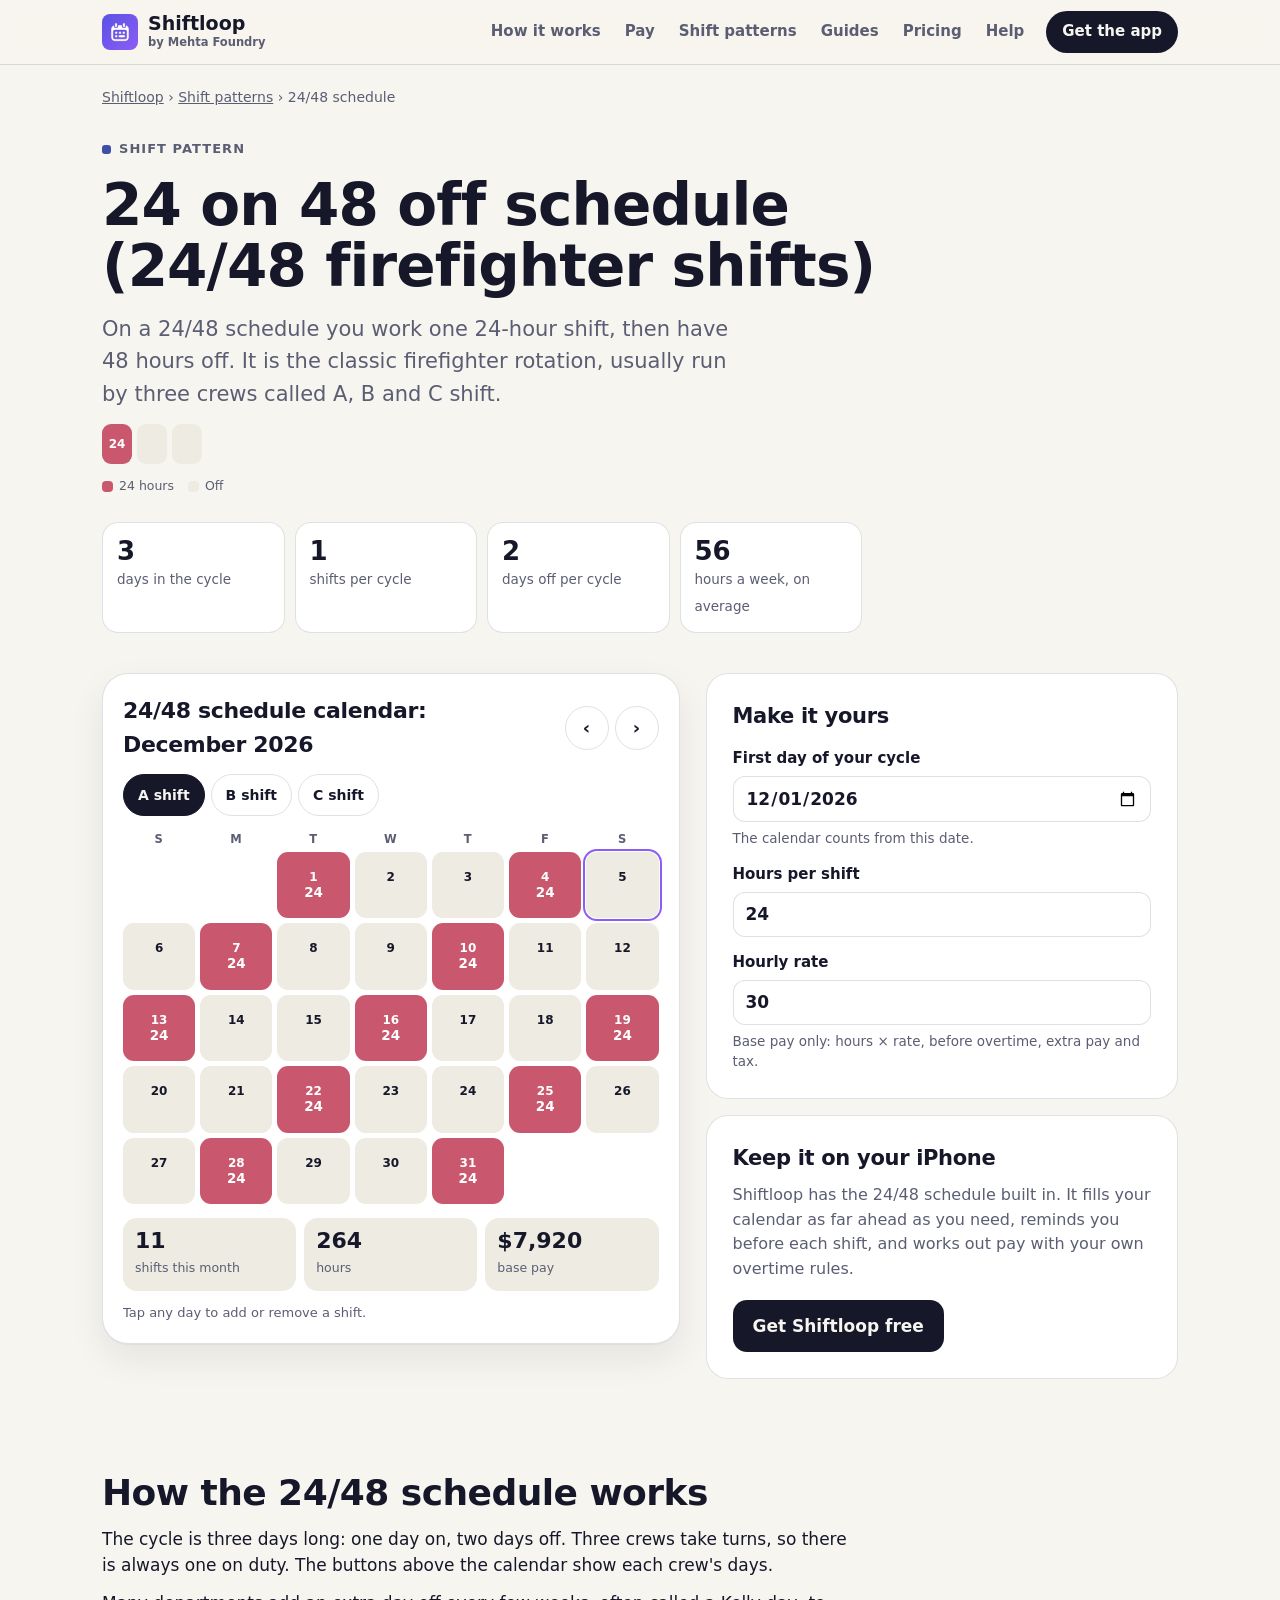
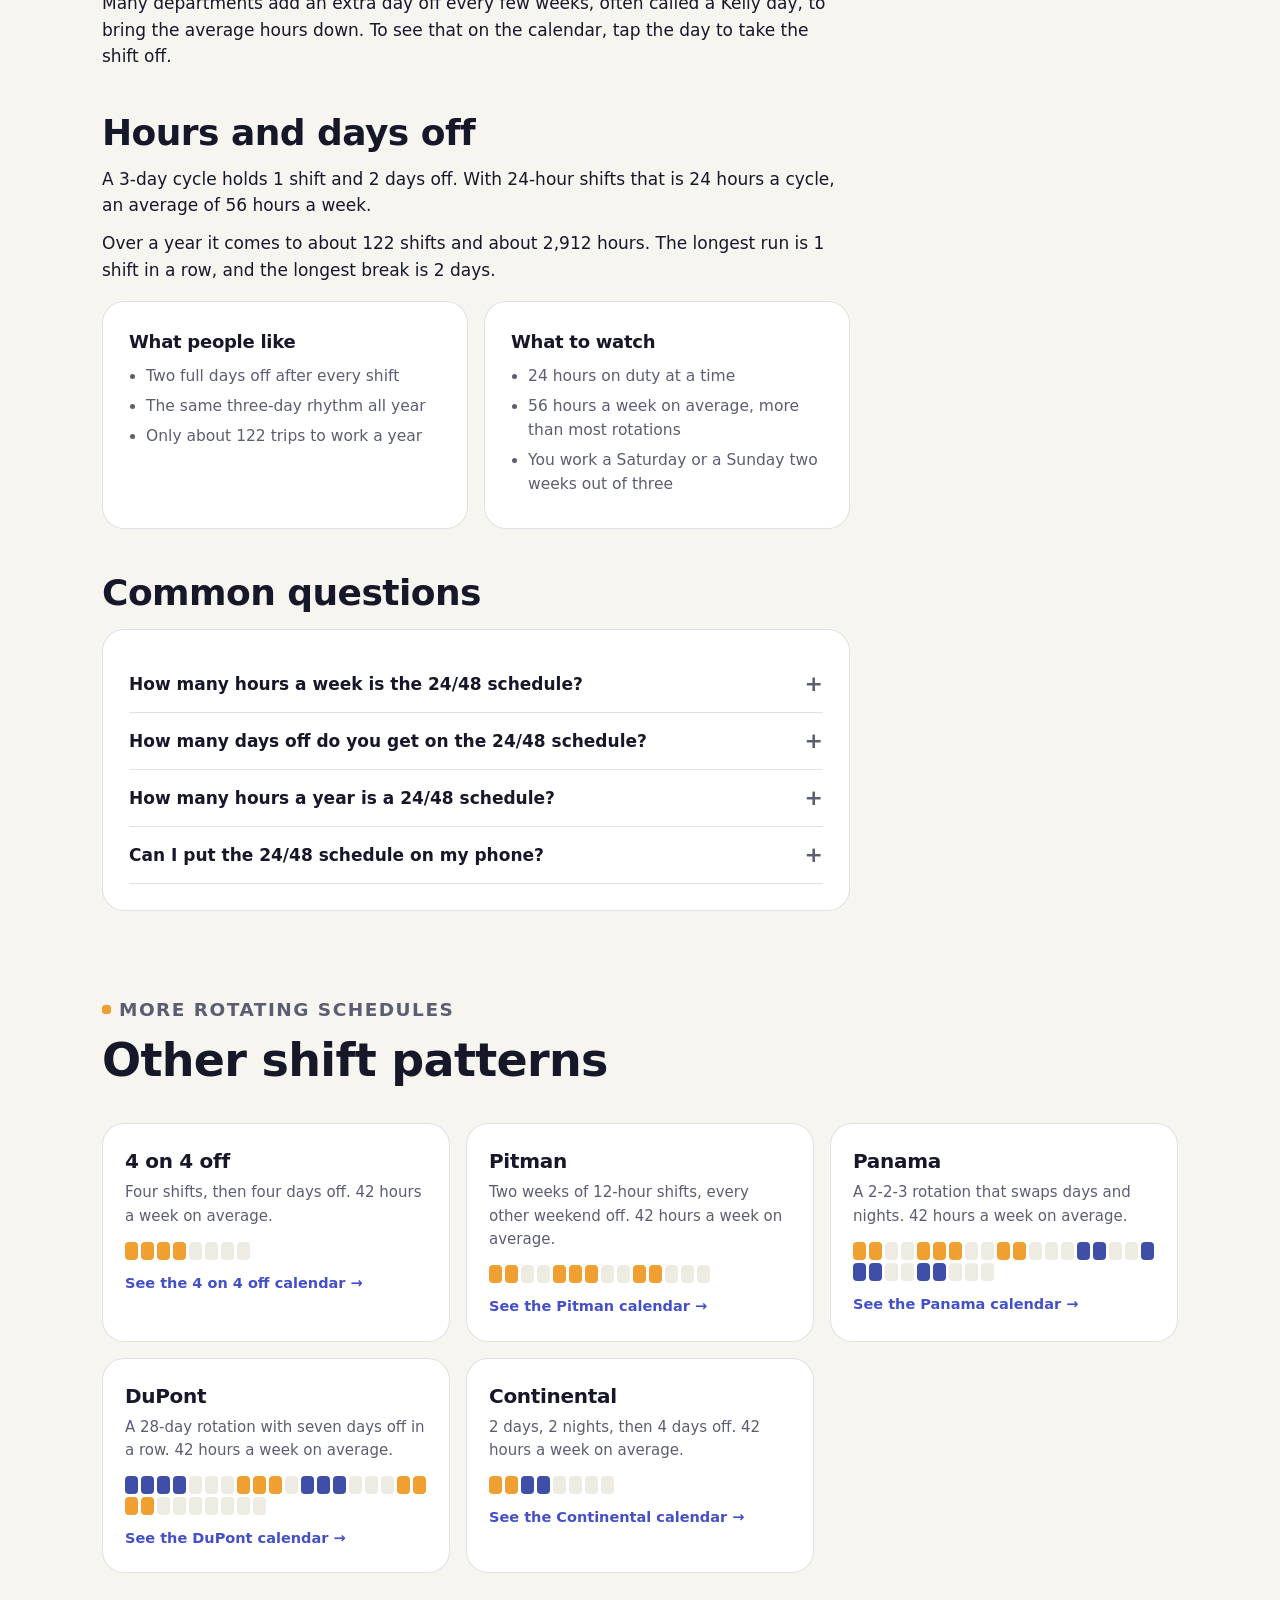
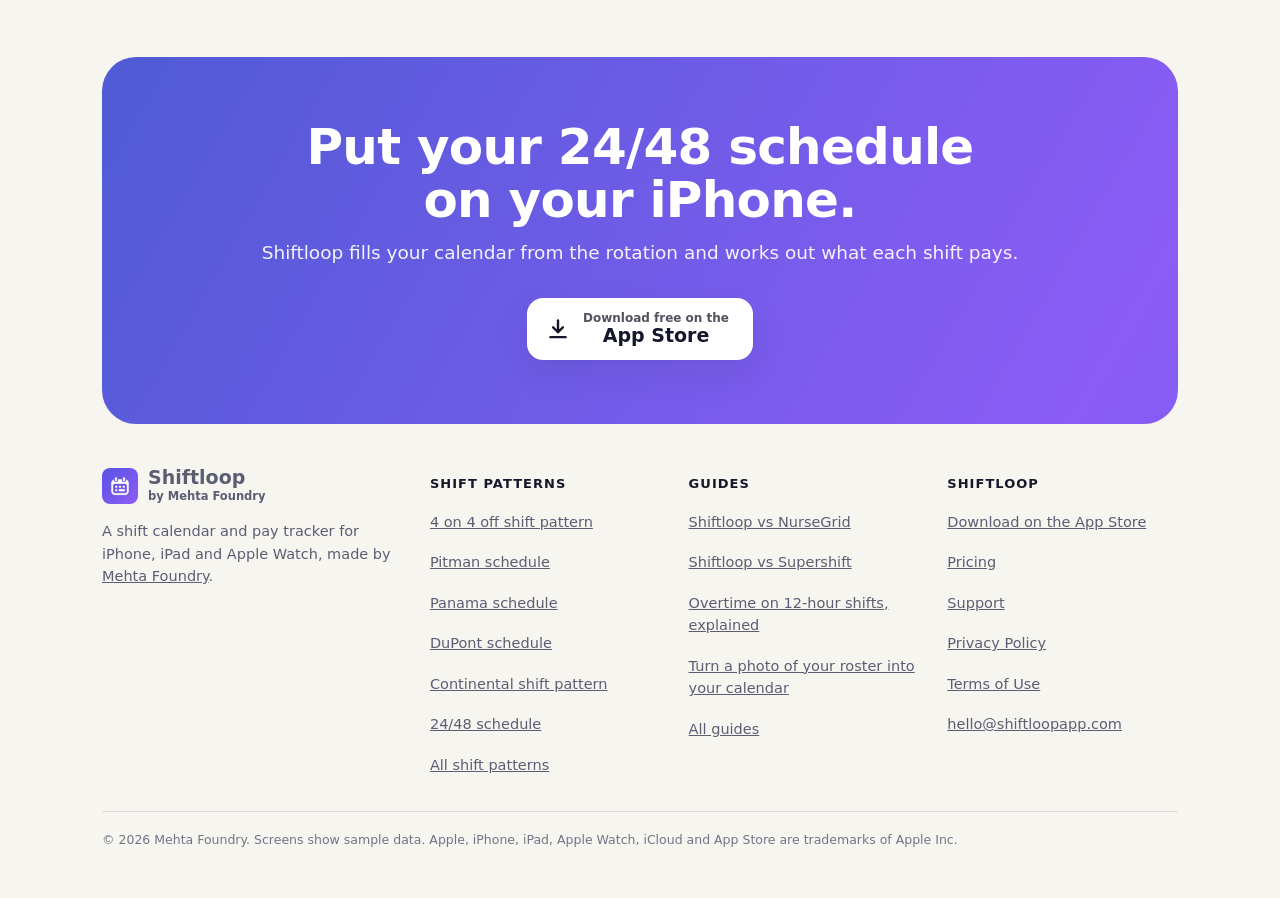
<file: 24-48-schedule.html>
<!doctype html>
<html lang="en">
<head>
<meta charset="utf-8">
<meta name="viewport" content="width=device-width, initial-scale=1">
<meta name="color-scheme" content="light dark">
<meta name="theme-color" content="#F7F5F0" media="(prefers-color-scheme: light)">
<meta name="theme-color" content="#0F1120" media="(prefers-color-scheme: dark)">
<link rel="icon" type="image/png" sizes="96x96" href="assets/favicon.png">
<link rel="icon" sizes="48x48" href="favicon.ico">
<link rel="apple-touch-icon" href="assets/apple-touch-icon.png">
<link rel="stylesheet" href="assets/site.css?v=426590f4">
<title>24/48 Firefighter Schedule: Calendar and Pay Calculator | Shiftloop</title>
<meta name="description" content="The 24 on 48 off firefighter schedule, with a calendar for A, B and C shift that you can start on your own date. One 24-hour shift, then two days off.">
<meta property="og:type" content="article">
<meta property="og:site_name" content="Shiftloop">
<meta property="og:title" content="24 on 48 off schedule (24/48 firefighter shifts)">
<meta property="og:description" content="The 24 on 48 off firefighter schedule, with a calendar for A, B and C shift that you can start on your own date. One 24-hour shift, then two days off.">
<meta property="og:image" content="https://shiftloopapp.com/assets/og.png">
<meta property="og:image:width" content="1200">
<meta property="og:image:height" content="630">
<meta property="og:image:alt" content="Shiftloop: your shifts, sorted, your pay, checked. The app's month calendar on an iPhone with colour-coded shifts.">
<meta property="og:url" content="https://shiftloopapp.com/24-48-schedule.html">
<meta name="twitter:card" content="summary_large_image">
<link rel="canonical" href="https://shiftloopapp.com/24-48-schedule.html">
<script type="application/ld+json">{"@context": "https://schema.org", "@type": "BreadcrumbList", "itemListElement": [{"@type": "ListItem", "position": 1, "name": "Shiftloop", "item": "https://shiftloopapp.com/"}, {"@type": "ListItem", "position": 2, "name": "Shift patterns", "item": "https://shiftloopapp.com/shift-patterns.html"}, {"@type": "ListItem", "position": 3, "name": "24/48 schedule", "item": "https://shiftloopapp.com/24-48-schedule.html"}]}</script>
<script type="application/ld+json">{"@context": "https://schema.org", "@type": "FAQPage", "mainEntity": [{"@type": "Question", "name": "How many hours a week is the 24/48 schedule?", "acceptedAnswer": {"@type": "Answer", "text": "56 hours a week on average with 24-hour shifts: 1 shift in every 3 days."}}, {"@type": "Question", "name": "How many days off do you get on the 24/48 schedule?", "acceptedAnswer": {"@type": "Answer", "text": "2 days off in every 3-day cycle, which is about 243 days off a year."}}, {"@type": "Question", "name": "How many hours a year is a 24/48 schedule?", "acceptedAnswer": {"@type": "Answer", "text": "About 2,912: an average of 56 hours a week, or about 122 24-hour shifts a year, before any Kelly days."}}, {"@type": "Question", "name": "Can I put the 24/48 schedule on my phone?", "acceptedAnswer": {"@type": "Answer", "text": "Yes. Shiftloop for iPhone has it built in as “24 on / 48 off”. Choose it under Repeat pattern, say where you are in the cycle, and it fills your calendar as far ahead as you need. The app is free to download."}}]}</script>
</head>
<body>

<header class="top"><div class="wrap">
  <a class="logo" href="./"><img src="assets/icon-small.png" alt="" width="36" height="36"><span><b>Shiftloop</b><small>by Mehta Foundry</small></span></a>
  <nav aria-label="Site">
    <a href="./#how">How it works</a>
    <a href="./#pay">Pay</a>
    <a href="shift-patterns.html">Shift patterns</a>
    <a href="guides.html">Guides</a>
    <a href="./#pricing">Pricing</a>
    <a href="./#support">Help</a>
  </nav>
  <a class="get" href="https://apps.apple.com/app/apple-store/id6818672597?pt=128922679&amp;ct=website&amp;mt=8">Get the app</a>
</div></header>

<main>
<div class="wrap">
  <p class="crumbs"><a href="./">Shiftloop</a> › <a href="shift-patterns.html">Shift patterns</a> › 24/48 schedule</p>
</div>

<section class="phero"><div class="wrap">
  <p class="label"><i style="--c: var(--night)"></i>Shift pattern</p>
  <h1>24 on 48 off schedule (24/48 firefighter shifts)</h1>
  <p class="lede">On a 24/48 schedule you work one 24-hour shift, then have 48 hours off. It is the classic firefighter rotation, usually run by three crews called A, B and C shift.</p>
  <div class="strip big" role="img" aria-label="The cycle, day by day: 24-hour shift, off, off"><i data-s="L">24</i><i></i><i></i></div>
  <div class="key" style="margin-top: 12px"><span><i style="--c: var(--long)"></i>24 hours</span><span><i style="--c: var(--soft)"></i>Off</span></div>
  <div class="stats">
    <div><b>3</b><span>days in the cycle</span></div>
    <div><b>1</b><span>shifts per cycle</span></div>
    <div><b>2</b><span>days off per cycle</span></div>
    <div><b>56</b><span>hours a week, on average</span></div>
  </div>
</div></section>

<section style="padding-bottom: 20px"><div class="wrap">
  <div class="tool" data-cal data-cycle="LOO" data-hours="24" data-rate="30">
    <div class="stage">
      <div class="calnav">
        <h2>24/48 schedule calendar: <span data-cal-month>this month</span></h2>
        <div><button type="button" data-cal-prev aria-label="Previous month">‹</button><button type="button" data-cal-next aria-label="Next month">›</button></div>
      </div>
      <div class="picks" role="group" aria-label="Version">
        <button type="button" data-cycle="LOO" data-hours="24" aria-pressed="true">A shift</button>
        <button type="button" data-cycle="OLO" data-hours="24" aria-pressed="false">B shift</button>
        <button type="button" data-cycle="OOL" data-hours="24" aria-pressed="false">C shift</button>
      </div>
      <div class="dow" aria-hidden="true"><span>S</span><span>M</span><span>T</span><span>W</span><span>T</span><span>F</span><span>S</span></div>
      <div class="days"></div>
      <div class="totals" aria-live="polite">
        <div><b data-t="shifts">0</b><span>shifts this month</span></div>
        <div><b data-t="hours">0</b><span>hours</span></div>
        <div><b data-t="pay">$0</b><span>base pay</span></div>
      </div>
      <p class="scene-note">Tap any day to add or remove a shift.</p>
    </div>
    <div class="side">
      <div class="box">
        <h3>Make it yours</h3>
        <div class="fields" style="margin-top: 14px">
          <label>First day of your cycle<input type="date" data-cal-start><small>The calendar counts from this date.</small></label>
          <label>Hours per shift<input type="number" inputmode="decimal" min="1" max="24" step="0.5" value="24" data-cal-hours></label>
          <label>Hourly rate<input type="number" inputmode="decimal" min="0" step="0.5" value="30" data-cal-rate><small>Base pay only: hours × rate, before overtime, extra pay and tax.</small></label>
        </div>
      </div>
      <div class="box">
        <h3>Keep it on your iPhone</h3>
        <p>Shiftloop has the 24/48 schedule built in. It fills your calendar as far ahead as you need, reminds you before each shift, and works out pay with your own overtime rules.</p>
        <a class="btn" href="https://apps.apple.com/app/apple-store/id6818672597?pt=128922679&amp;ct=website&amp;mt=8">Get Shiftloop free</a>
      </div>
    </div>
  </div>
</div></section>

<section class="block" style="padding-top: 30px"><div class="wrap">
  <div class="prose">
    <h2>How the 24/48 schedule works</h2>
    <p>The cycle is three days long: one day on, two days off. Three crews take turns, so there is always one on duty. The buttons above the calendar show each crew's days.</p>
    <p>Many departments add an extra day off every few weeks, often called a Kelly day, to bring the average hours down. To see that on the calendar, tap the day to take the shift off.</p>
    <h2>Hours and days off</h2>
    <p>A 3-day cycle holds 1 shift and 2 days off. With 24-hour shifts that is 24 hours a cycle, an average of 56 hours a week.</p>
    <p>Over a year it comes to about 122 shifts and about 2,912 hours. The longest run is 1 shift in a row, and the longest break is 2 days.</p>
    <div class="two">
      <div class="box"><h3>What people like</h3><ul><li>Two full days off after every shift</li><li>The same three-day rhythm all year</li><li>Only about 122 trips to work a year</li></ul></div>
      <div class="box"><h3>What to watch</h3><ul><li>24 hours on duty at a time</li><li>56 hours a week on average, more than most rotations</li><li>You work a Saturday or a Sunday two weeks out of three</li></ul></div>
    </div>
    <h2>Common questions</h2>
  </div>
  <div class="prose box" style="margin-top: 16px">
      <details>
        <summary>How many hours a week is the 24/48 schedule?</summary>
        <p>56 hours a week on average with 24-hour shifts: 1 shift in every 3 days.</p>
      </details>
      <details>
        <summary>How many days off do you get on the 24/48 schedule?</summary>
        <p>2 days off in every 3-day cycle, which is about 243 days off a year.</p>
      </details>
      <details>
        <summary>How many hours a year is a 24/48 schedule?</summary>
        <p>About 2,912: an average of 56 hours a week, or about 122 24-hour shifts a year, before any Kelly days.</p>
      </details>
      <details>
        <summary>Can I put the 24/48 schedule on my phone?</summary>
        <p>Yes. Shiftloop for iPhone has it built in as “24 on / 48 off”. Choose it under Repeat pattern, say where you are in the cycle, and it fills your calendar as far ahead as you need. The app is free to download.</p>
      </details>
  </div>
</div></section>

<section class="block" style="padding-top: 0"><div class="wrap">
  <div class="head">
    <p class="label"><i style="--c: var(--day)"></i>More rotating schedules</p>
    <h2>Other shift patterns</h2>
  </div>
  <div class="rots">
    <a class="rot" href="4-on-4-off-shift-pattern.html" data-reveal>
      <h3>4 on 4 off</h3>
      <p>Four shifts, then four days off. 42 hours a week on average.</p>
      <div class="strip" aria-hidden="true"><i data-s="D"></i><i data-s="D"></i><i data-s="D"></i><i data-s="D"></i><i></i><i></i><i></i><i></i></div>
      <span>See the 4 on 4 off calendar →</span>
    </a>
    <a class="rot" href="pitman-schedule.html" data-reveal>
      <h3>Pitman</h3>
      <p>Two weeks of 12-hour shifts, every other weekend off. 42 hours a week on average.</p>
      <div class="strip" aria-hidden="true"><i data-s="D"></i><i data-s="D"></i><i></i><i></i><i data-s="D"></i><i data-s="D"></i><i data-s="D"></i><i></i><i></i><i data-s="D"></i><i data-s="D"></i><i></i><i></i><i></i></div>
      <span>See the Pitman calendar →</span>
    </a>
    <a class="rot" href="panama-schedule.html" data-reveal>
      <h3>Panama</h3>
      <p>A 2-2-3 rotation that swaps days and nights. 42 hours a week on average.</p>
      <div class="strip" aria-hidden="true"><i data-s="D"></i><i data-s="D"></i><i></i><i></i><i data-s="D"></i><i data-s="D"></i><i data-s="D"></i><i></i><i></i><i data-s="D"></i><i data-s="D"></i><i></i><i></i><i></i><i data-s="N"></i><i data-s="N"></i><i></i><i></i><i data-s="N"></i><i data-s="N"></i><i data-s="N"></i><i></i><i></i><i data-s="N"></i><i data-s="N"></i><i></i><i></i><i></i></div>
      <span>See the Panama calendar →</span>
    </a>
    <a class="rot" href="dupont-schedule.html" data-reveal>
      <h3>DuPont</h3>
      <p>A 28-day rotation with seven days off in a row. 42 hours a week on average.</p>
      <div class="strip" aria-hidden="true"><i data-s="N"></i><i data-s="N"></i><i data-s="N"></i><i data-s="N"></i><i></i><i></i><i></i><i data-s="D"></i><i data-s="D"></i><i data-s="D"></i><i></i><i data-s="N"></i><i data-s="N"></i><i data-s="N"></i><i></i><i></i><i></i><i data-s="D"></i><i data-s="D"></i><i data-s="D"></i><i data-s="D"></i><i></i><i></i><i></i><i></i><i></i><i></i><i></i></div>
      <span>See the DuPont calendar →</span>
    </a>
    <a class="rot" href="continental-shift-pattern.html" data-reveal>
      <h3>Continental</h3>
      <p>2 days, 2 nights, then 4 days off. 42 hours a week on average.</p>
      <div class="strip" aria-hidden="true"><i data-s="D"></i><i data-s="D"></i><i data-s="N"></i><i data-s="N"></i><i></i><i></i><i></i><i></i></div>
      <span>See the Continental calendar →</span>
    </a>
  </div>
</div></section>

<section class="last"><div class="inner">
  <h2>Put your 24/48 schedule on your iPhone.</h2>
  <p>Shiftloop fills your calendar from the rotation and works out what each shift pays.</p>
  <a class="store" href="https://apps.apple.com/app/apple-store/id6818672597?pt=128922679&amp;ct=website&amp;mt=8">
    <svg viewBox="0 0 24 24" aria-hidden="true"><path fill="none" stroke="currentColor" stroke-width="2.2" stroke-linecap="round" stroke-linejoin="round" d="M12 4v11m0 0l-4.500-4.500M12 15l4.500-4.500M5 19.500h14"/></svg>
    <span><small>Download free on the</small>App Store</span>
  </a>
</div></section>
</main>

<footer class="foot"><div class="wrap">
  <div class="cols">
    <div>
      <a class="logo" href="./"><img src="assets/icon-small.png" alt="" width="36" height="36" loading="lazy"><span><b>Shiftloop</b><small>by Mehta Foundry</small></span></a>
      <p>A shift calendar and pay tracker for iPhone, iPad and Apple Watch, made by <a href="https://mehtafoundry.com/">Mehta Foundry</a>.</p>
    </div>
    <div>
      <p class="t">Shift patterns</p>
      <ul>
        <li><a href="4-on-4-off-shift-pattern.html">4 on 4 off shift pattern</a></li>
        <li><a href="pitman-schedule.html">Pitman schedule</a></li>
        <li><a href="panama-schedule.html">Panama schedule</a></li>
        <li><a href="dupont-schedule.html">DuPont schedule</a></li>
        <li><a href="continental-shift-pattern.html">Continental shift pattern</a></li>
        <li><a href="24-48-schedule.html">24/48 schedule</a></li>
        <li><a href="shift-patterns.html">All shift patterns</a></li>
      </ul>
    </div>
    <div>
      <p class="t">Guides</p>
      <ul>
        <li><a href="shiftloop-vs-nursegrid.html">Shiftloop vs NurseGrid</a></li>
        <li><a href="shiftloop-vs-supershift.html">Shiftloop vs Supershift</a></li>
        <li><a href="overtime-12-hour-shifts.html">Overtime on 12-hour shifts, explained</a></li>
        <li><a href="roster-scanner.html">Turn a photo of your roster into your calendar</a></li>
        <li><a href="guides.html">All guides</a></li>
      </ul>
    </div>
    <div>
      <p class="t">Shiftloop</p>
      <ul>
        <li><a href="https://apps.apple.com/app/apple-store/id6818672597?pt=128922679&amp;ct=website&amp;mt=8">Download on the App Store</a></li>
        <li><a href="./#pricing">Pricing</a></li>
        <li><a href="support.html">Support</a></li>
        <li><a href="privacy.html">Privacy Policy</a></li>
        <li><a href="https://www.apple.com/legal/internet-services/itunes/dev/stdeula/">Terms of Use</a></li>
        <li><a href="mailto:hello@shiftloopapp.com">hello@shiftloopapp.com</a></li>
      </ul>
    </div>
  </div>
  <p class="legal">© 2026 Mehta Foundry. Screens show sample data. Apple, iPhone, iPad, Apple Watch, iCloud and App Store are trademarks of Apple Inc.</p>
</div></footer>
<script src="assets/site.js?v=426590f4" defer></script>

</body>
</html>
</file>
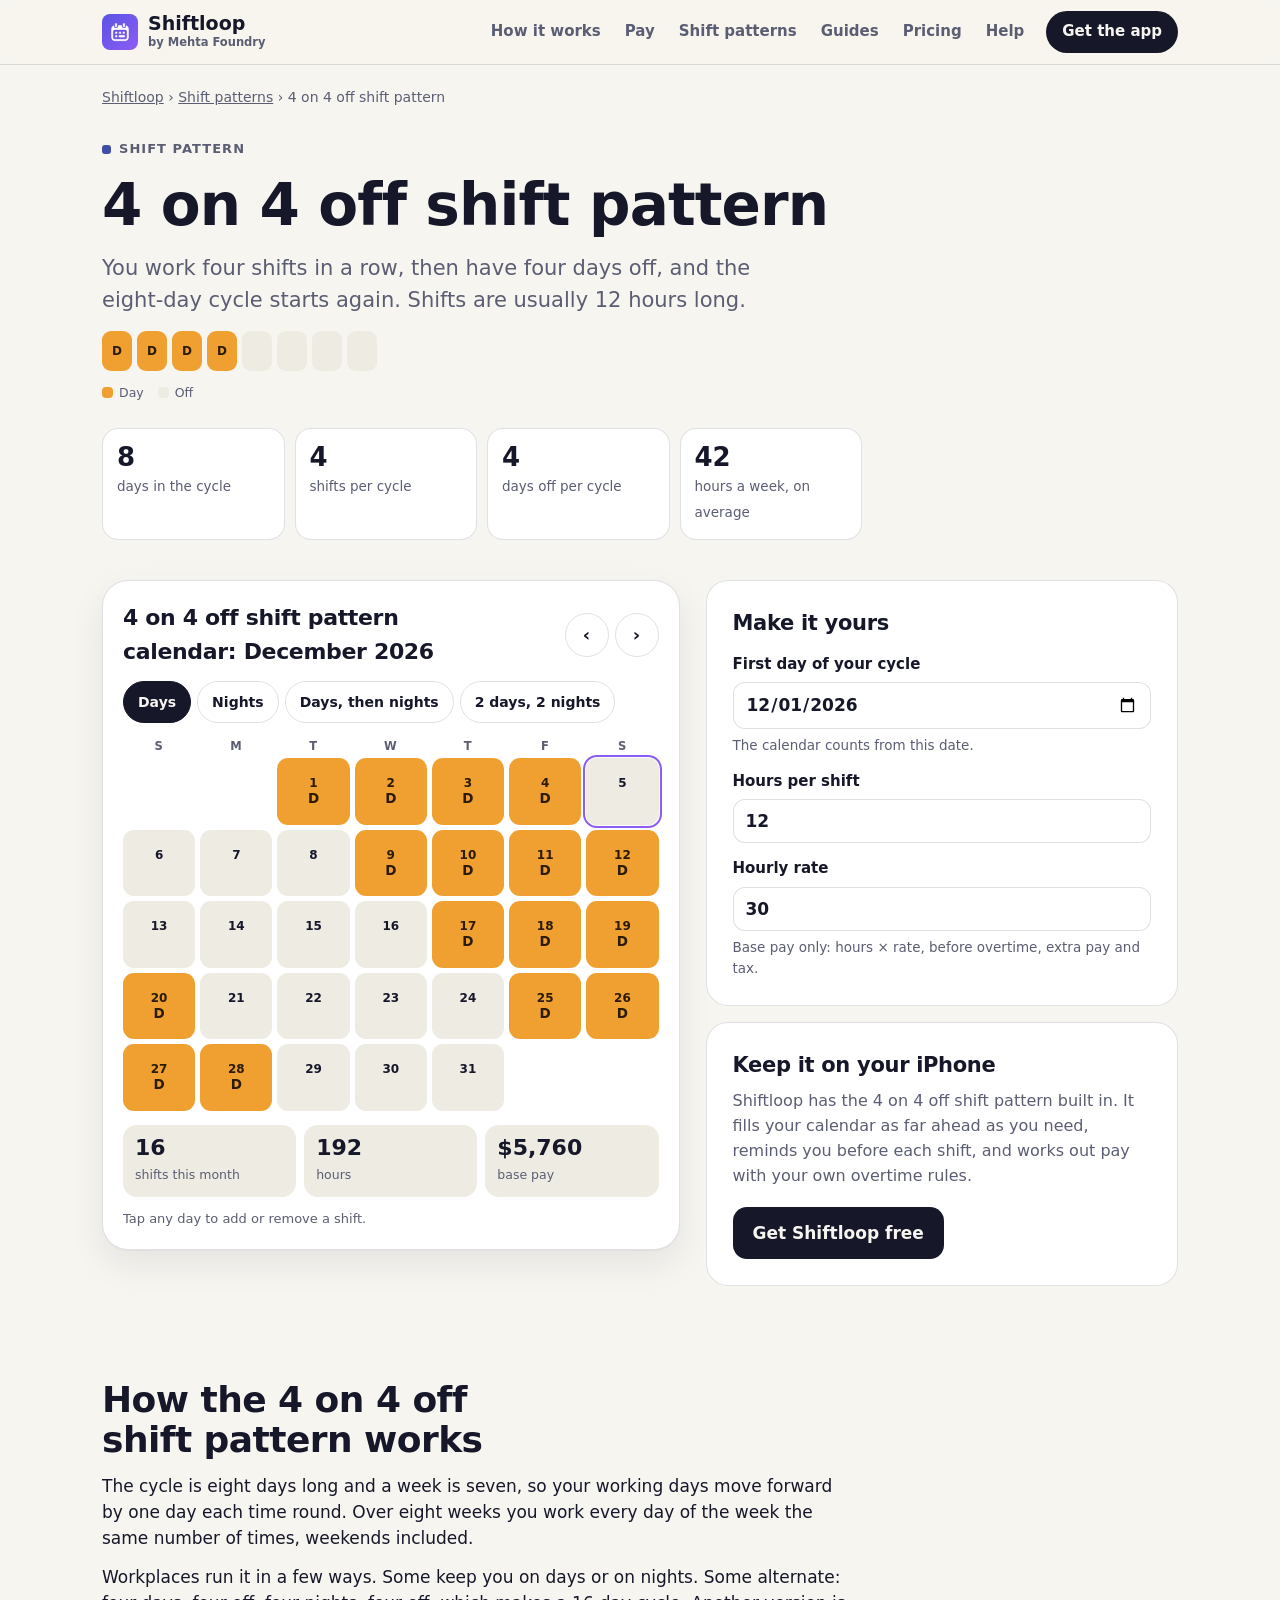
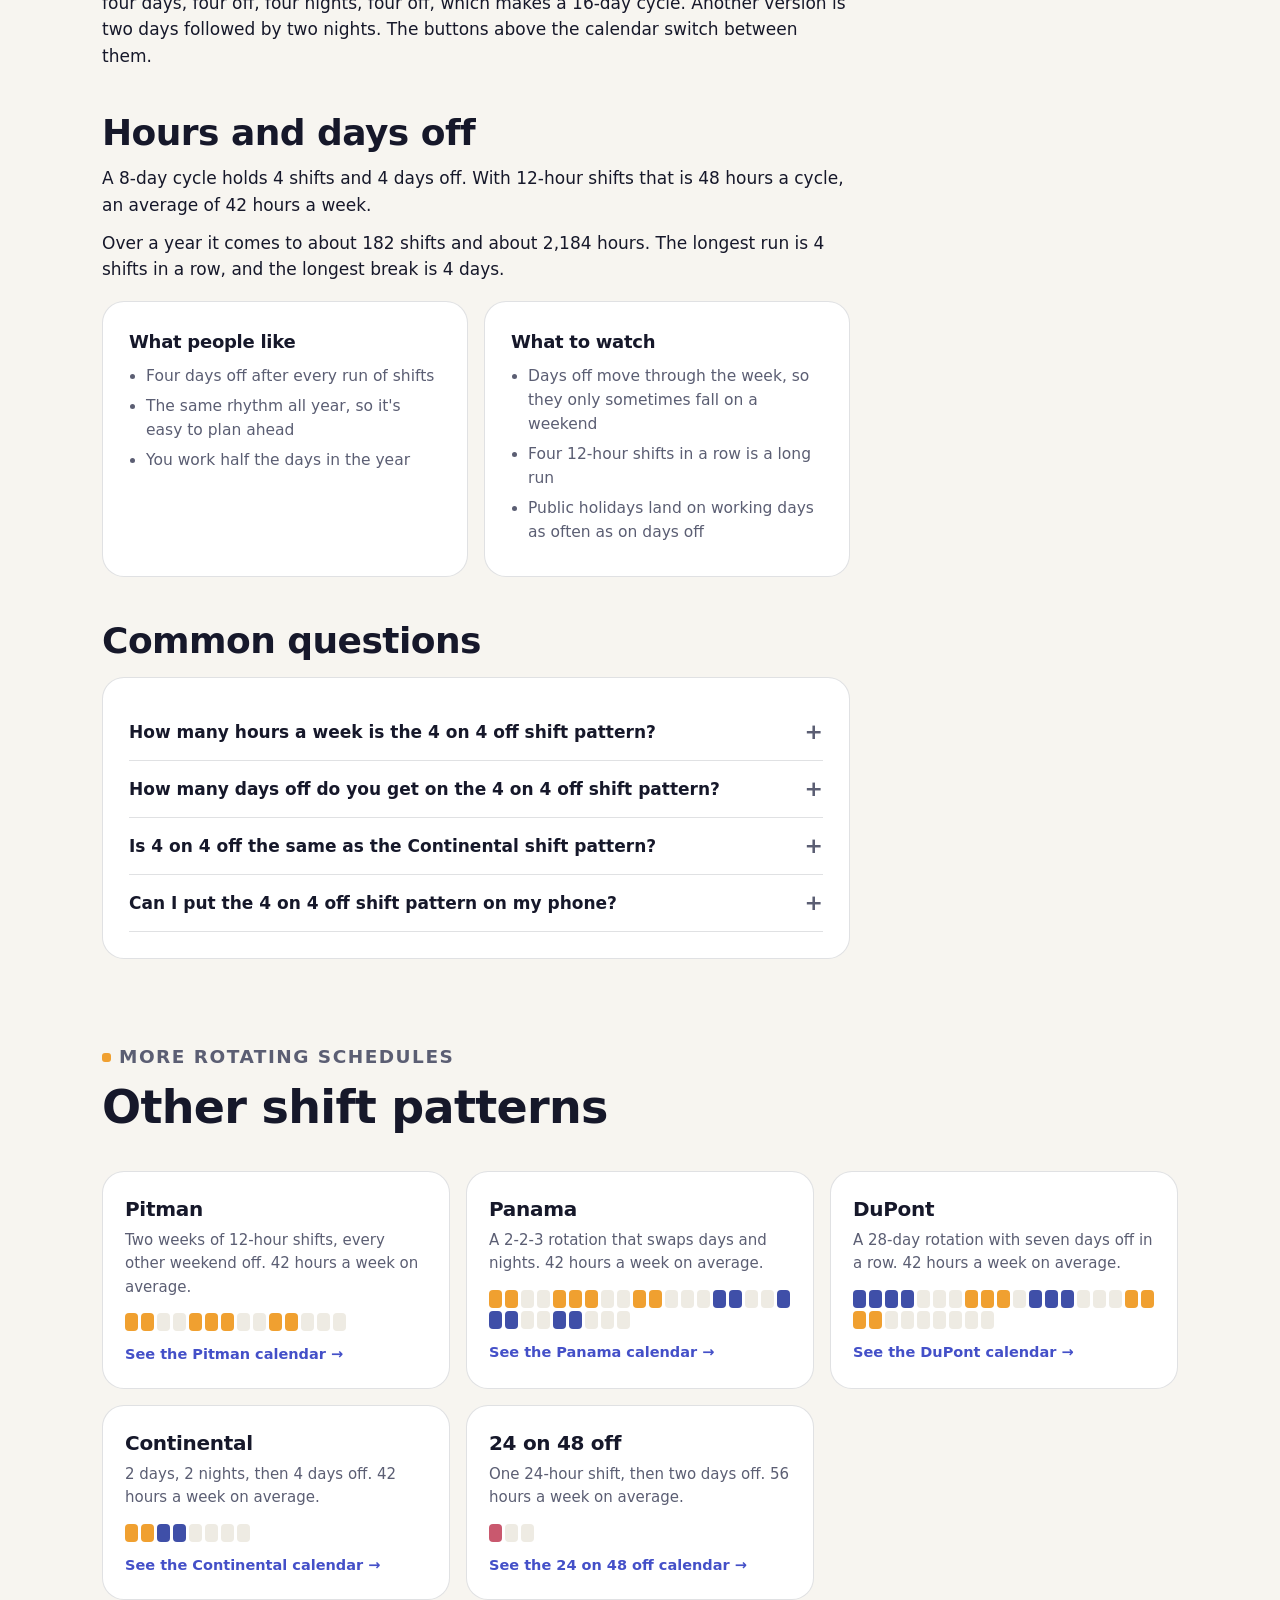
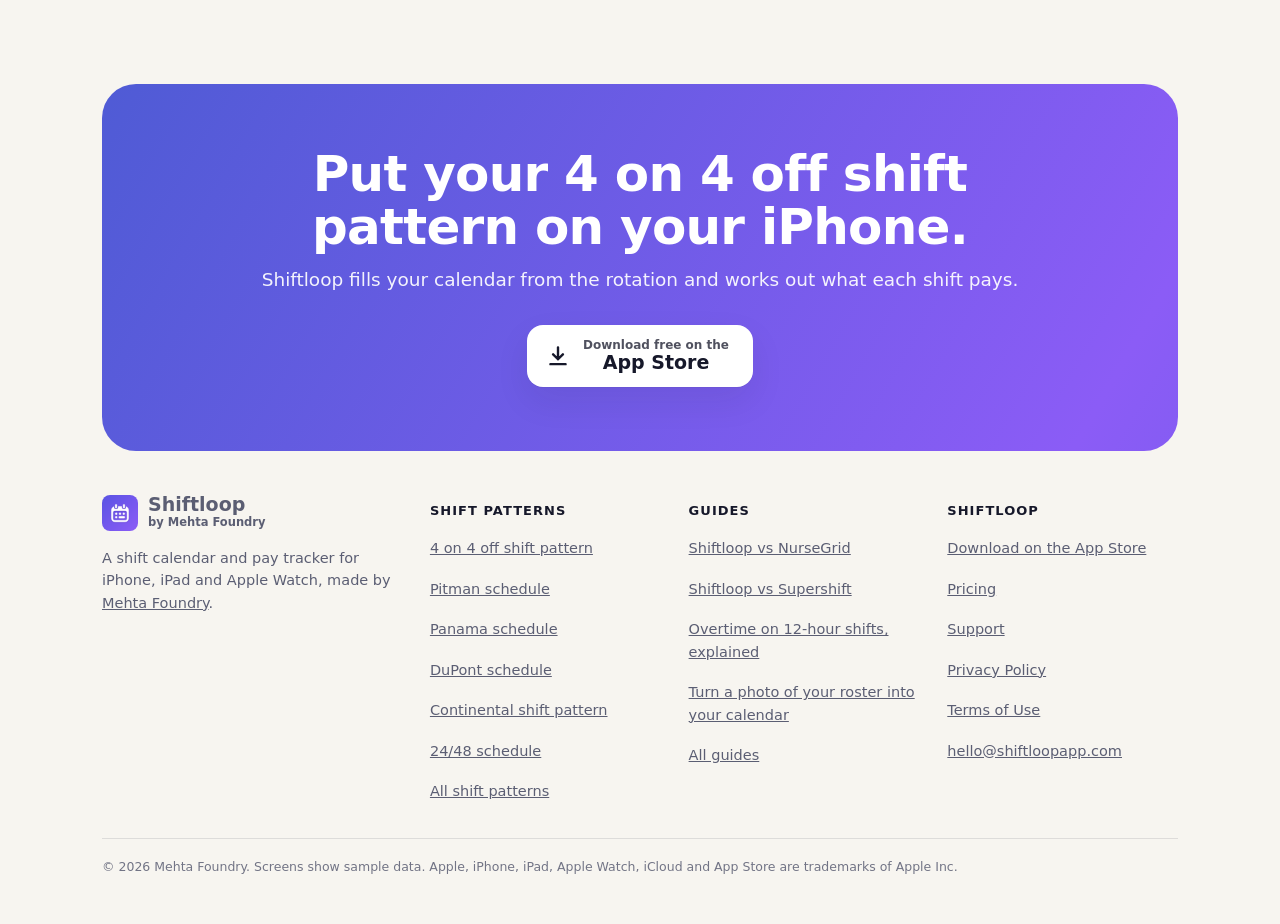
<file: 4-on-4-off-shift-pattern.html>
<!doctype html>
<html lang="en">
<head>
<meta charset="utf-8">
<meta name="viewport" content="width=device-width, initial-scale=1">
<meta name="color-scheme" content="light dark">
<meta name="theme-color" content="#F7F5F0" media="(prefers-color-scheme: light)">
<meta name="theme-color" content="#0F1120" media="(prefers-color-scheme: dark)">
<link rel="icon" type="image/png" sizes="96x96" href="assets/favicon.png">
<link rel="icon" sizes="48x48" href="favicon.ico">
<link rel="apple-touch-icon" href="assets/apple-touch-icon.png">
<link rel="stylesheet" href="assets/site.css?v=426590f4">
<title>4 on 4 off Shift Pattern: Calendar and Pay Calculator | Shiftloop</title>
<meta name="description" content="How the 4 on 4 off shift pattern works, with a calendar you can start on your own date and a quick pay estimate. Four shifts on, four days off.">
<meta property="og:type" content="article">
<meta property="og:site_name" content="Shiftloop">
<meta property="og:title" content="4 on 4 off shift pattern">
<meta property="og:description" content="How the 4 on 4 off shift pattern works, with a calendar you can start on your own date and a quick pay estimate. Four shifts on, four days off.">
<meta property="og:image" content="https://shiftloopapp.com/assets/og.png">
<meta property="og:image:width" content="1200">
<meta property="og:image:height" content="630">
<meta property="og:image:alt" content="Shiftloop: your shifts, sorted, your pay, checked. The app's month calendar on an iPhone with colour-coded shifts.">
<meta property="og:url" content="https://shiftloopapp.com/4-on-4-off-shift-pattern.html">
<meta name="twitter:card" content="summary_large_image">
<link rel="canonical" href="https://shiftloopapp.com/4-on-4-off-shift-pattern.html">
<script type="application/ld+json">{"@context": "https://schema.org", "@type": "BreadcrumbList", "itemListElement": [{"@type": "ListItem", "position": 1, "name": "Shiftloop", "item": "https://shiftloopapp.com/"}, {"@type": "ListItem", "position": 2, "name": "Shift patterns", "item": "https://shiftloopapp.com/shift-patterns.html"}, {"@type": "ListItem", "position": 3, "name": "4 on 4 off shift pattern", "item": "https://shiftloopapp.com/4-on-4-off-shift-pattern.html"}]}</script>
<script type="application/ld+json">{"@context": "https://schema.org", "@type": "FAQPage", "mainEntity": [{"@type": "Question", "name": "How many hours a week is the 4 on 4 off shift pattern?", "acceptedAnswer": {"@type": "Answer", "text": "42 hours a week on average with 12-hour shifts: 4 shifts in every 8 days."}}, {"@type": "Question", "name": "How many days off do you get on the 4 on 4 off shift pattern?", "acceptedAnswer": {"@type": "Answer", "text": "4 days off in every 8-day cycle, which is about 183 days off a year."}}, {"@type": "Question", "name": "Is 4 on 4 off the same as the Continental shift pattern?", "acceptedAnswer": {"@type": "Answer", "text": "They are close. Both are eight-day cycles with four days off. In Shiftloop, 4 on 4 off is four of the same shift, and Continental is two days followed by two nights."}}, {"@type": "Question", "name": "Can I put the 4 on 4 off shift pattern on my phone?", "acceptedAnswer": {"@type": "Answer", "text": "Yes. Shiftloop for iPhone has it built in as “4 on / 4 off”. Choose it under Repeat pattern, say where you are in the cycle, and it fills your calendar as far ahead as you need. The app is free to download."}}]}</script>
</head>
<body>

<header class="top"><div class="wrap">
  <a class="logo" href="./"><img src="assets/icon-small.png" alt="" width="36" height="36"><span><b>Shiftloop</b><small>by Mehta Foundry</small></span></a>
  <nav aria-label="Site">
    <a href="./#how">How it works</a>
    <a href="./#pay">Pay</a>
    <a href="shift-patterns.html">Shift patterns</a>
    <a href="guides.html">Guides</a>
    <a href="./#pricing">Pricing</a>
    <a href="./#support">Help</a>
  </nav>
  <a class="get" href="https://apps.apple.com/app/apple-store/id6818672597?pt=128922679&amp;ct=website&amp;mt=8">Get the app</a>
</div></header>

<main>
<div class="wrap">
  <p class="crumbs"><a href="./">Shiftloop</a> › <a href="shift-patterns.html">Shift patterns</a> › 4 on 4 off shift pattern</p>
</div>

<section class="phero"><div class="wrap">
  <p class="label"><i style="--c: var(--night)"></i>Shift pattern</p>
  <h1>4 on 4 off shift pattern</h1>
  <p class="lede">You work four shifts in a row, then have four days off, and the eight-day cycle starts again. Shifts are usually 12 hours long.</p>
  <div class="strip big" role="img" aria-label="The cycle, day by day: day shift, day shift, day shift, day shift, off, off, off, off"><i data-s="D">D</i><i data-s="D">D</i><i data-s="D">D</i><i data-s="D">D</i><i></i><i></i><i></i><i></i></div>
  <div class="key" style="margin-top: 12px"><span><i style="--c: var(--day)"></i>Day</span><span><i style="--c: var(--soft)"></i>Off</span></div>
  <div class="stats">
    <div><b>8</b><span>days in the cycle</span></div>
    <div><b>4</b><span>shifts per cycle</span></div>
    <div><b>4</b><span>days off per cycle</span></div>
    <div><b>42</b><span>hours a week, on average</span></div>
  </div>
</div></section>

<section style="padding-bottom: 20px"><div class="wrap">
  <div class="tool" data-cal data-cycle="DDDDOOOO" data-hours="12" data-rate="30">
    <div class="stage">
      <div class="calnav">
        <h2>4 on 4 off shift pattern calendar: <span data-cal-month>this month</span></h2>
        <div><button type="button" data-cal-prev aria-label="Previous month">‹</button><button type="button" data-cal-next aria-label="Next month">›</button></div>
      </div>
      <div class="picks" role="group" aria-label="Version">
        <button type="button" data-cycle="DDDDOOOO" data-hours="12" aria-pressed="true">Days</button>
        <button type="button" data-cycle="NNNNOOOO" data-hours="12" aria-pressed="false">Nights</button>
        <button type="button" data-cycle="DDDDOOOONNNNOOOO" data-hours="12" aria-pressed="false">Days, then nights</button>
        <button type="button" data-cycle="DDNNOOOO" data-hours="12" aria-pressed="false">2 days, 2 nights</button>
      </div>
      <div class="dow" aria-hidden="true"><span>S</span><span>M</span><span>T</span><span>W</span><span>T</span><span>F</span><span>S</span></div>
      <div class="days"></div>
      <div class="totals" aria-live="polite">
        <div><b data-t="shifts">0</b><span>shifts this month</span></div>
        <div><b data-t="hours">0</b><span>hours</span></div>
        <div><b data-t="pay">$0</b><span>base pay</span></div>
      </div>
      <p class="scene-note">Tap any day to add or remove a shift.</p>
    </div>
    <div class="side">
      <div class="box">
        <h3>Make it yours</h3>
        <div class="fields" style="margin-top: 14px">
          <label>First day of your cycle<input type="date" data-cal-start><small>The calendar counts from this date.</small></label>
          <label>Hours per shift<input type="number" inputmode="decimal" min="1" max="24" step="0.5" value="12" data-cal-hours></label>
          <label>Hourly rate<input type="number" inputmode="decimal" min="0" step="0.5" value="30" data-cal-rate><small>Base pay only: hours × rate, before overtime, extra pay and tax.</small></label>
        </div>
      </div>
      <div class="box">
        <h3>Keep it on your iPhone</h3>
        <p>Shiftloop has the 4 on 4 off shift pattern built in. It fills your calendar as far ahead as you need, reminds you before each shift, and works out pay with your own overtime rules.</p>
        <a class="btn" href="https://apps.apple.com/app/apple-store/id6818672597?pt=128922679&amp;ct=website&amp;mt=8">Get Shiftloop free</a>
      </div>
    </div>
  </div>
</div></section>

<section class="block" style="padding-top: 30px"><div class="wrap">
  <div class="prose">
    <h2>How the 4 on 4 off shift pattern works</h2>
    <p>The cycle is eight days long and a week is seven, so your working days move forward by one day each time round. Over eight weeks you work every day of the week the same number of times, weekends included.</p>
    <p>Workplaces run it in a few ways. Some keep you on days or on nights. Some alternate: four days, four off, four nights, four off, which makes a 16-day cycle. Another version is two days followed by two nights. The buttons above the calendar switch between them.</p>
    <h2>Hours and days off</h2>
    <p>A 8-day cycle holds 4 shifts and 4 days off. With 12-hour shifts that is 48 hours a cycle, an average of 42 hours a week.</p>
    <p>Over a year it comes to about 182 shifts and about 2,184 hours. The longest run is 4 shifts in a row, and the longest break is 4 days.</p>
    <div class="two">
      <div class="box"><h3>What people like</h3><ul><li>Four days off after every run of shifts</li><li>The same rhythm all year, so it's easy to plan ahead</li><li>You work half the days in the year</li></ul></div>
      <div class="box"><h3>What to watch</h3><ul><li>Days off move through the week, so they only sometimes fall on a weekend</li><li>Four 12-hour shifts in a row is a long run</li><li>Public holidays land on working days as often as on days off</li></ul></div>
    </div>
    <h2>Common questions</h2>
  </div>
  <div class="prose box" style="margin-top: 16px">
      <details>
        <summary>How many hours a week is the 4 on 4 off shift pattern?</summary>
        <p>42 hours a week on average with 12-hour shifts: 4 shifts in every 8 days.</p>
      </details>
      <details>
        <summary>How many days off do you get on the 4 on 4 off shift pattern?</summary>
        <p>4 days off in every 8-day cycle, which is about 183 days off a year.</p>
      </details>
      <details>
        <summary>Is 4 on 4 off the same as the Continental shift pattern?</summary>
        <p>They are close. Both are eight-day cycles with four days off. In Shiftloop, 4 on 4 off is four of the same shift, and <a href="continental-shift-pattern.html">Continental</a> is two days followed by two nights.</p>
      </details>
      <details>
        <summary>Can I put the 4 on 4 off shift pattern on my phone?</summary>
        <p>Yes. Shiftloop for iPhone has it built in as “4 on / 4 off”. Choose it under Repeat pattern, say where you are in the cycle, and it fills your calendar as far ahead as you need. The app is free to download.</p>
      </details>
  </div>
</div></section>

<section class="block" style="padding-top: 0"><div class="wrap">
  <div class="head">
    <p class="label"><i style="--c: var(--day)"></i>More rotating schedules</p>
    <h2>Other shift patterns</h2>
  </div>
  <div class="rots">
    <a class="rot" href="pitman-schedule.html" data-reveal>
      <h3>Pitman</h3>
      <p>Two weeks of 12-hour shifts, every other weekend off. 42 hours a week on average.</p>
      <div class="strip" aria-hidden="true"><i data-s="D"></i><i data-s="D"></i><i></i><i></i><i data-s="D"></i><i data-s="D"></i><i data-s="D"></i><i></i><i></i><i data-s="D"></i><i data-s="D"></i><i></i><i></i><i></i></div>
      <span>See the Pitman calendar →</span>
    </a>
    <a class="rot" href="panama-schedule.html" data-reveal>
      <h3>Panama</h3>
      <p>A 2-2-3 rotation that swaps days and nights. 42 hours a week on average.</p>
      <div class="strip" aria-hidden="true"><i data-s="D"></i><i data-s="D"></i><i></i><i></i><i data-s="D"></i><i data-s="D"></i><i data-s="D"></i><i></i><i></i><i data-s="D"></i><i data-s="D"></i><i></i><i></i><i></i><i data-s="N"></i><i data-s="N"></i><i></i><i></i><i data-s="N"></i><i data-s="N"></i><i data-s="N"></i><i></i><i></i><i data-s="N"></i><i data-s="N"></i><i></i><i></i><i></i></div>
      <span>See the Panama calendar →</span>
    </a>
    <a class="rot" href="dupont-schedule.html" data-reveal>
      <h3>DuPont</h3>
      <p>A 28-day rotation with seven days off in a row. 42 hours a week on average.</p>
      <div class="strip" aria-hidden="true"><i data-s="N"></i><i data-s="N"></i><i data-s="N"></i><i data-s="N"></i><i></i><i></i><i></i><i data-s="D"></i><i data-s="D"></i><i data-s="D"></i><i></i><i data-s="N"></i><i data-s="N"></i><i data-s="N"></i><i></i><i></i><i></i><i data-s="D"></i><i data-s="D"></i><i data-s="D"></i><i data-s="D"></i><i></i><i></i><i></i><i></i><i></i><i></i><i></i></div>
      <span>See the DuPont calendar →</span>
    </a>
    <a class="rot" href="continental-shift-pattern.html" data-reveal>
      <h3>Continental</h3>
      <p>2 days, 2 nights, then 4 days off. 42 hours a week on average.</p>
      <div class="strip" aria-hidden="true"><i data-s="D"></i><i data-s="D"></i><i data-s="N"></i><i data-s="N"></i><i></i><i></i><i></i><i></i></div>
      <span>See the Continental calendar →</span>
    </a>
    <a class="rot" href="24-48-schedule.html" data-reveal>
      <h3>24 on 48 off</h3>
      <p>One 24-hour shift, then two days off. 56 hours a week on average.</p>
      <div class="strip" aria-hidden="true"><i data-s="L"></i><i></i><i></i></div>
      <span>See the 24 on 48 off calendar →</span>
    </a>
  </div>
</div></section>

<section class="last"><div class="inner">
  <h2>Put your 4 on 4 off shift pattern on your iPhone.</h2>
  <p>Shiftloop fills your calendar from the rotation and works out what each shift pays.</p>
  <a class="store" href="https://apps.apple.com/app/apple-store/id6818672597?pt=128922679&amp;ct=website&amp;mt=8">
    <svg viewBox="0 0 24 24" aria-hidden="true"><path fill="none" stroke="currentColor" stroke-width="2.2" stroke-linecap="round" stroke-linejoin="round" d="M12 4v11m0 0l-4.500-4.500M12 15l4.500-4.500M5 19.500h14"/></svg>
    <span><small>Download free on the</small>App Store</span>
  </a>
</div></section>
</main>

<footer class="foot"><div class="wrap">
  <div class="cols">
    <div>
      <a class="logo" href="./"><img src="assets/icon-small.png" alt="" width="36" height="36" loading="lazy"><span><b>Shiftloop</b><small>by Mehta Foundry</small></span></a>
      <p>A shift calendar and pay tracker for iPhone, iPad and Apple Watch, made by <a href="https://mehtafoundry.com/">Mehta Foundry</a>.</p>
    </div>
    <div>
      <p class="t">Shift patterns</p>
      <ul>
        <li><a href="4-on-4-off-shift-pattern.html">4 on 4 off shift pattern</a></li>
        <li><a href="pitman-schedule.html">Pitman schedule</a></li>
        <li><a href="panama-schedule.html">Panama schedule</a></li>
        <li><a href="dupont-schedule.html">DuPont schedule</a></li>
        <li><a href="continental-shift-pattern.html">Continental shift pattern</a></li>
        <li><a href="24-48-schedule.html">24/48 schedule</a></li>
        <li><a href="shift-patterns.html">All shift patterns</a></li>
      </ul>
    </div>
    <div>
      <p class="t">Guides</p>
      <ul>
        <li><a href="shiftloop-vs-nursegrid.html">Shiftloop vs NurseGrid</a></li>
        <li><a href="shiftloop-vs-supershift.html">Shiftloop vs Supershift</a></li>
        <li><a href="overtime-12-hour-shifts.html">Overtime on 12-hour shifts, explained</a></li>
        <li><a href="roster-scanner.html">Turn a photo of your roster into your calendar</a></li>
        <li><a href="guides.html">All guides</a></li>
      </ul>
    </div>
    <div>
      <p class="t">Shiftloop</p>
      <ul>
        <li><a href="https://apps.apple.com/app/apple-store/id6818672597?pt=128922679&amp;ct=website&amp;mt=8">Download on the App Store</a></li>
        <li><a href="./#pricing">Pricing</a></li>
        <li><a href="support.html">Support</a></li>
        <li><a href="privacy.html">Privacy Policy</a></li>
        <li><a href="https://www.apple.com/legal/internet-services/itunes/dev/stdeula/">Terms of Use</a></li>
        <li><a href="mailto:hello@shiftloopapp.com">hello@shiftloopapp.com</a></li>
      </ul>
    </div>
  </div>
  <p class="legal">© 2026 Mehta Foundry. Screens show sample data. Apple, iPhone, iPad, Apple Watch, iCloud and App Store are trademarks of Apple Inc.</p>
</div></footer>
<script src="assets/site.js?v=426590f4" defer></script>

</body>
</html>
</file>
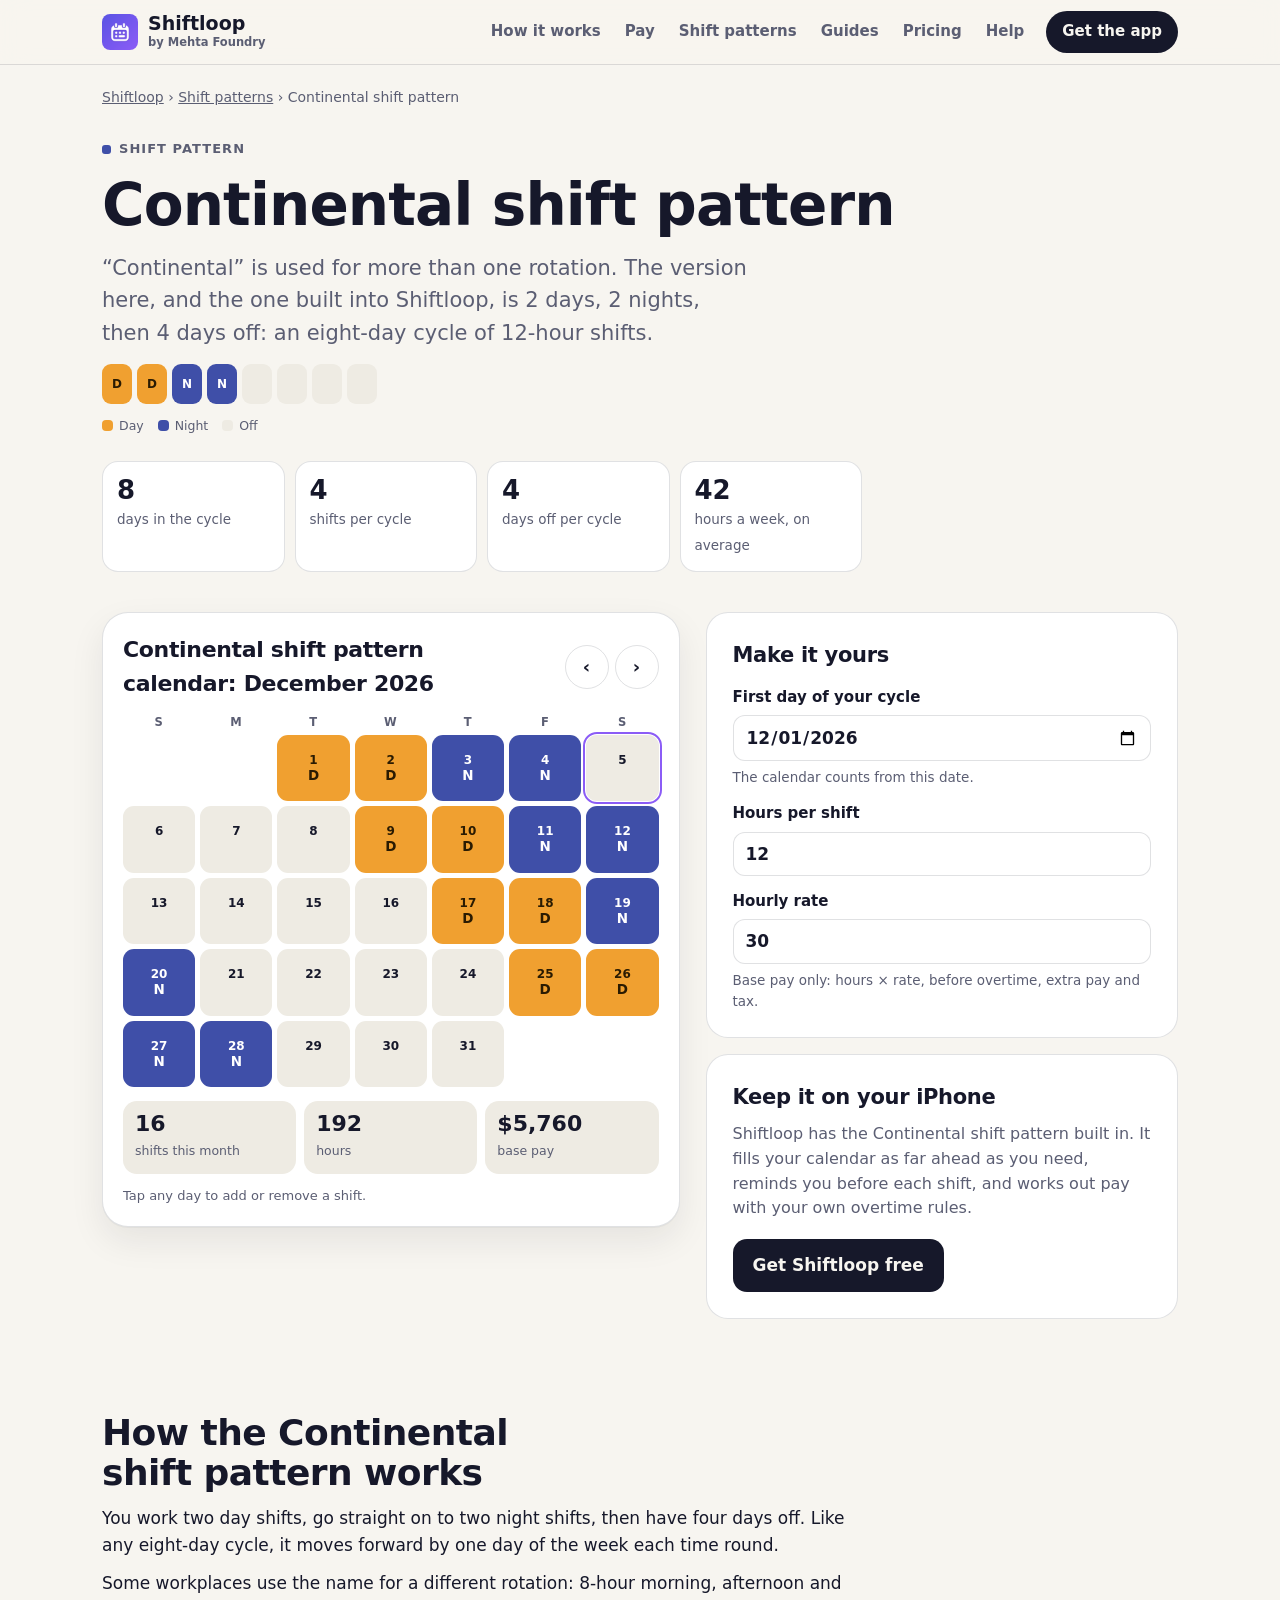
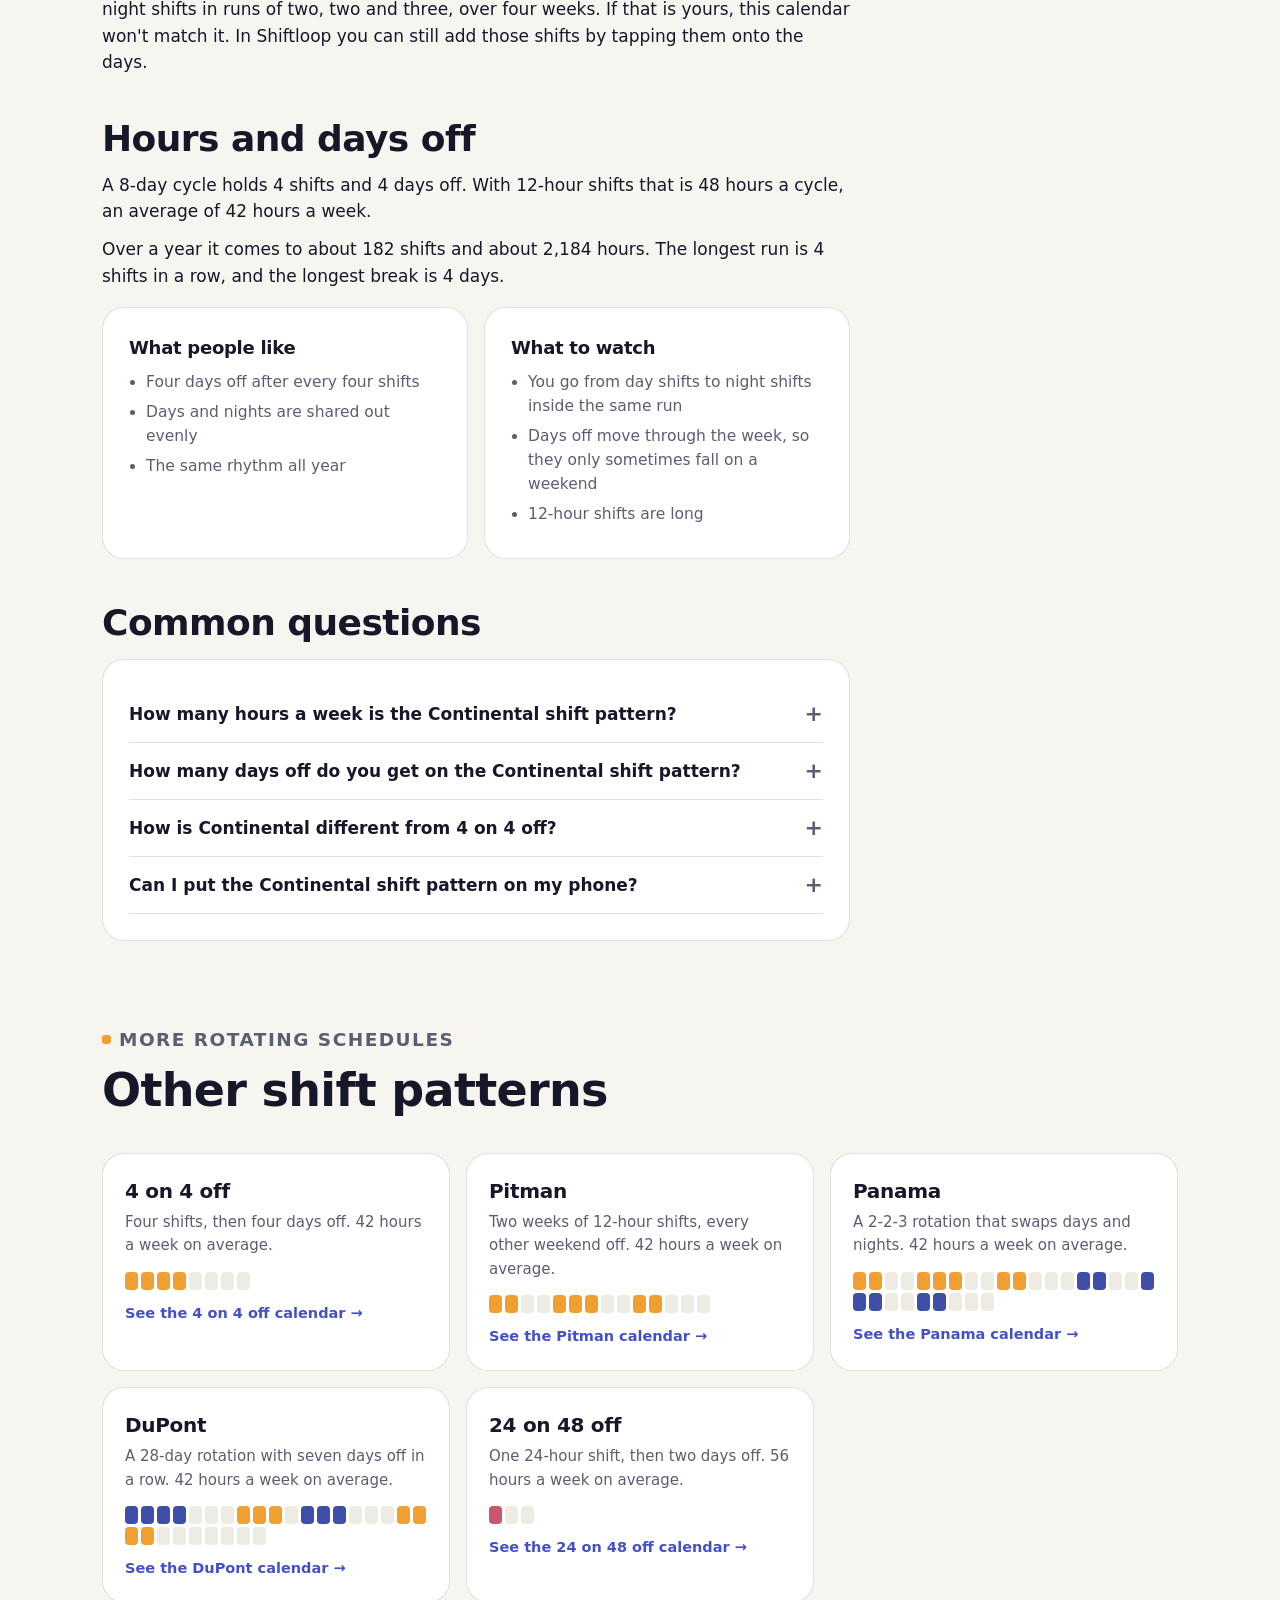
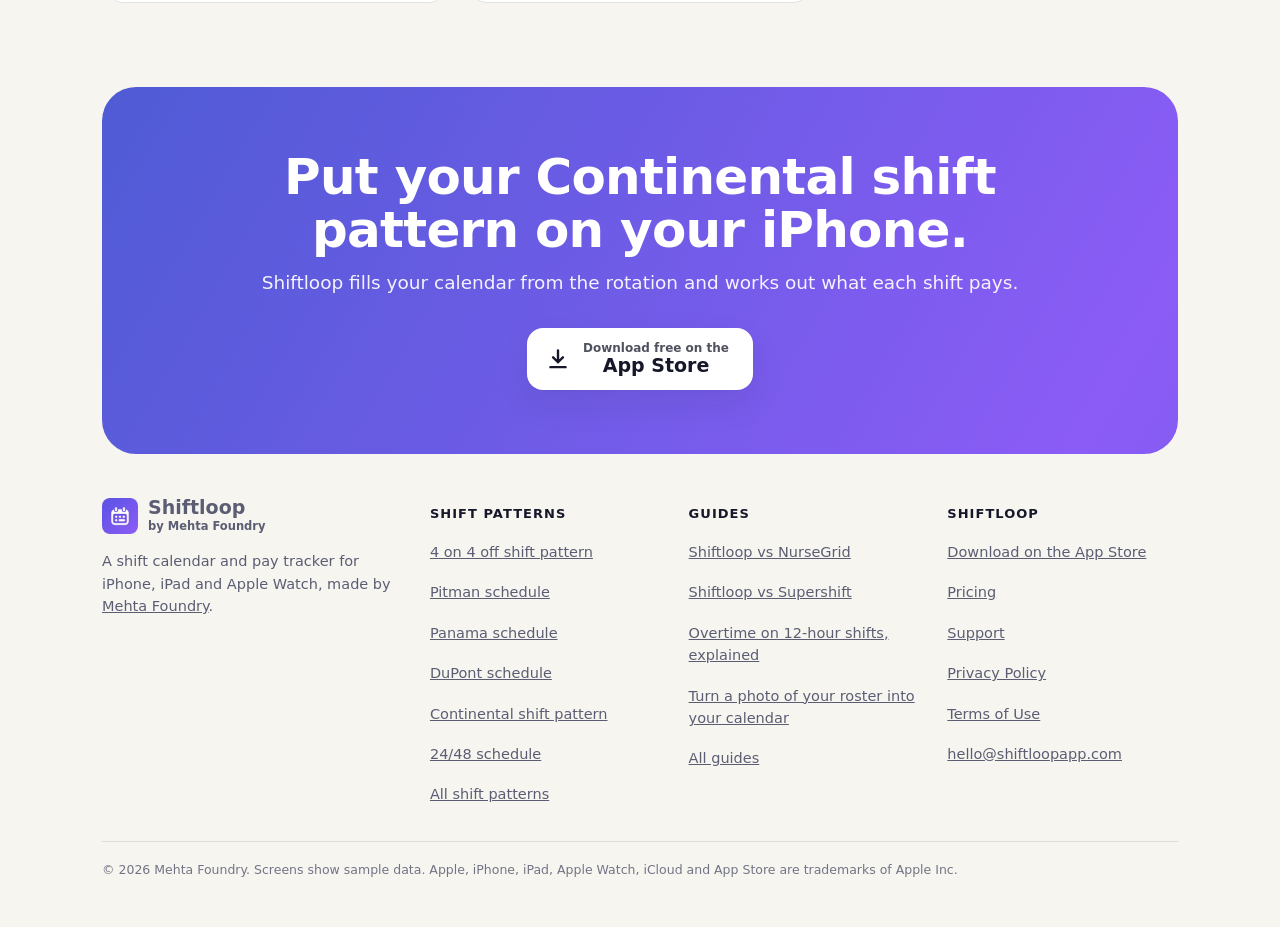
<file: continental-shift-pattern.html>
<!doctype html>
<html lang="en">
<head>
<meta charset="utf-8">
<meta name="viewport" content="width=device-width, initial-scale=1">
<meta name="color-scheme" content="light dark">
<meta name="theme-color" content="#F7F5F0" media="(prefers-color-scheme: light)">
<meta name="theme-color" content="#0F1120" media="(prefers-color-scheme: dark)">
<link rel="icon" type="image/png" sizes="96x96" href="assets/favicon.png">
<link rel="icon" sizes="48x48" href="favicon.ico">
<link rel="apple-touch-icon" href="assets/apple-touch-icon.png">
<link rel="stylesheet" href="assets/site.css?v=426590f4">
<title>Continental Shift Pattern: Calendar and Hours | Shiftloop</title>
<meta name="description" content="The Continental shift pattern explained with a calendar you can start on your own date: 2 days, 2 nights and 4 days off, in 12-hour shifts.">
<meta property="og:type" content="article">
<meta property="og:site_name" content="Shiftloop">
<meta property="og:title" content="Continental shift pattern">
<meta property="og:description" content="The Continental shift pattern explained with a calendar you can start on your own date: 2 days, 2 nights and 4 days off, in 12-hour shifts.">
<meta property="og:image" content="https://shiftloopapp.com/assets/og.png">
<meta property="og:image:width" content="1200">
<meta property="og:image:height" content="630">
<meta property="og:image:alt" content="Shiftloop: your shifts, sorted, your pay, checked. The app's month calendar on an iPhone with colour-coded shifts.">
<meta property="og:url" content="https://shiftloopapp.com/continental-shift-pattern.html">
<meta name="twitter:card" content="summary_large_image">
<link rel="canonical" href="https://shiftloopapp.com/continental-shift-pattern.html">
<script type="application/ld+json">{"@context": "https://schema.org", "@type": "BreadcrumbList", "itemListElement": [{"@type": "ListItem", "position": 1, "name": "Shiftloop", "item": "https://shiftloopapp.com/"}, {"@type": "ListItem", "position": 2, "name": "Shift patterns", "item": "https://shiftloopapp.com/shift-patterns.html"}, {"@type": "ListItem", "position": 3, "name": "Continental shift pattern", "item": "https://shiftloopapp.com/continental-shift-pattern.html"}]}</script>
<script type="application/ld+json">{"@context": "https://schema.org", "@type": "FAQPage", "mainEntity": [{"@type": "Question", "name": "How many hours a week is the Continental shift pattern?", "acceptedAnswer": {"@type": "Answer", "text": "42 hours a week on average with 12-hour shifts: 4 shifts in every 8 days."}}, {"@type": "Question", "name": "How many days off do you get on the Continental shift pattern?", "acceptedAnswer": {"@type": "Answer", "text": "4 days off in every 8-day cycle, which is about 183 days off a year."}}, {"@type": "Question", "name": "How is Continental different from 4 on 4 off?", "acceptedAnswer": {"@type": "Answer", "text": "Both are four shifts followed by four days off. In Shiftloop, Continental splits the four shifts into two days and two nights, and 4 on 4 off is four of the same shift."}}, {"@type": "Question", "name": "Can I put the Continental shift pattern on my phone?", "acceptedAnswer": {"@type": "Answer", "text": "Yes. Shiftloop for iPhone has it built in as “Continental”. Choose it under Repeat pattern, say where you are in the cycle, and it fills your calendar as far ahead as you need. The app is free to download."}}]}</script>
</head>
<body>

<header class="top"><div class="wrap">
  <a class="logo" href="./"><img src="assets/icon-small.png" alt="" width="36" height="36"><span><b>Shiftloop</b><small>by Mehta Foundry</small></span></a>
  <nav aria-label="Site">
    <a href="./#how">How it works</a>
    <a href="./#pay">Pay</a>
    <a href="shift-patterns.html">Shift patterns</a>
    <a href="guides.html">Guides</a>
    <a href="./#pricing">Pricing</a>
    <a href="./#support">Help</a>
  </nav>
  <a class="get" href="https://apps.apple.com/app/apple-store/id6818672597?pt=128922679&amp;ct=website&amp;mt=8">Get the app</a>
</div></header>

<main>
<div class="wrap">
  <p class="crumbs"><a href="./">Shiftloop</a> › <a href="shift-patterns.html">Shift patterns</a> › Continental shift pattern</p>
</div>

<section class="phero"><div class="wrap">
  <p class="label"><i style="--c: var(--night)"></i>Shift pattern</p>
  <h1>Continental shift pattern</h1>
  <p class="lede">“Continental” is used for more than one rotation. The version here, and the one built into Shiftloop, is 2 days, 2 nights, then 4 days off: an eight-day cycle of 12-hour shifts.</p>
  <div class="strip big" role="img" aria-label="The cycle, day by day: day shift, day shift, night shift, night shift, off, off, off, off"><i data-s="D">D</i><i data-s="D">D</i><i data-s="N">N</i><i data-s="N">N</i><i></i><i></i><i></i><i></i></div>
  <div class="key" style="margin-top: 12px"><span><i style="--c: var(--day)"></i>Day</span><span><i style="--c: var(--night)"></i>Night</span><span><i style="--c: var(--soft)"></i>Off</span></div>
  <div class="stats">
    <div><b>8</b><span>days in the cycle</span></div>
    <div><b>4</b><span>shifts per cycle</span></div>
    <div><b>4</b><span>days off per cycle</span></div>
    <div><b>42</b><span>hours a week, on average</span></div>
  </div>
</div></section>

<section style="padding-bottom: 20px"><div class="wrap">
  <div class="tool" data-cal data-cycle="DDNNOOOO" data-hours="12" data-rate="30">
    <div class="stage">
      <div class="calnav">
        <h2>Continental shift pattern calendar: <span data-cal-month>this month</span></h2>
        <div><button type="button" data-cal-prev aria-label="Previous month">‹</button><button type="button" data-cal-next aria-label="Next month">›</button></div>
      </div>

      <div class="dow" aria-hidden="true"><span>S</span><span>M</span><span>T</span><span>W</span><span>T</span><span>F</span><span>S</span></div>
      <div class="days"></div>
      <div class="totals" aria-live="polite">
        <div><b data-t="shifts">0</b><span>shifts this month</span></div>
        <div><b data-t="hours">0</b><span>hours</span></div>
        <div><b data-t="pay">$0</b><span>base pay</span></div>
      </div>
      <p class="scene-note">Tap any day to add or remove a shift.</p>
    </div>
    <div class="side">
      <div class="box">
        <h3>Make it yours</h3>
        <div class="fields" style="margin-top: 14px">
          <label>First day of your cycle<input type="date" data-cal-start><small>The calendar counts from this date.</small></label>
          <label>Hours per shift<input type="number" inputmode="decimal" min="1" max="24" step="0.5" value="12" data-cal-hours></label>
          <label>Hourly rate<input type="number" inputmode="decimal" min="0" step="0.5" value="30" data-cal-rate><small>Base pay only: hours × rate, before overtime, extra pay and tax.</small></label>
        </div>
      </div>
      <div class="box">
        <h3>Keep it on your iPhone</h3>
        <p>Shiftloop has the Continental shift pattern built in. It fills your calendar as far ahead as you need, reminds you before each shift, and works out pay with your own overtime rules.</p>
        <a class="btn" href="https://apps.apple.com/app/apple-store/id6818672597?pt=128922679&amp;ct=website&amp;mt=8">Get Shiftloop free</a>
      </div>
    </div>
  </div>
</div></section>

<section class="block" style="padding-top: 30px"><div class="wrap">
  <div class="prose">
    <h2>How the Continental shift pattern works</h2>
    <p>You work two day shifts, go straight on to two night shifts, then have four days off. Like any eight-day cycle, it moves forward by one day of the week each time round.</p>
    <p>Some workplaces use the name for a different rotation: 8-hour morning, afternoon and night shifts in runs of two, two and three, over four weeks. If that is yours, this calendar won't match it. In Shiftloop you can still add those shifts by tapping them onto the days.</p>
    <h2>Hours and days off</h2>
    <p>A 8-day cycle holds 4 shifts and 4 days off. With 12-hour shifts that is 48 hours a cycle, an average of 42 hours a week.</p>
    <p>Over a year it comes to about 182 shifts and about 2,184 hours. The longest run is 4 shifts in a row, and the longest break is 4 days.</p>
    <div class="two">
      <div class="box"><h3>What people like</h3><ul><li>Four days off after every four shifts</li><li>Days and nights are shared out evenly</li><li>The same rhythm all year</li></ul></div>
      <div class="box"><h3>What to watch</h3><ul><li>You go from day shifts to night shifts inside the same run</li><li>Days off move through the week, so they only sometimes fall on a weekend</li><li>12-hour shifts are long</li></ul></div>
    </div>
    <h2>Common questions</h2>
  </div>
  <div class="prose box" style="margin-top: 16px">
      <details>
        <summary>How many hours a week is the Continental shift pattern?</summary>
        <p>42 hours a week on average with 12-hour shifts: 4 shifts in every 8 days.</p>
      </details>
      <details>
        <summary>How many days off do you get on the Continental shift pattern?</summary>
        <p>4 days off in every 8-day cycle, which is about 183 days off a year.</p>
      </details>
      <details>
        <summary>How is Continental different from 4 on 4 off?</summary>
        <p>Both are four shifts followed by four days off. In Shiftloop, Continental splits the four shifts into two days and two nights, and <a href="4-on-4-off-shift-pattern.html">4 on 4 off</a> is four of the same shift.</p>
      </details>
      <details>
        <summary>Can I put the Continental shift pattern on my phone?</summary>
        <p>Yes. Shiftloop for iPhone has it built in as “Continental”. Choose it under Repeat pattern, say where you are in the cycle, and it fills your calendar as far ahead as you need. The app is free to download.</p>
      </details>
  </div>
</div></section>

<section class="block" style="padding-top: 0"><div class="wrap">
  <div class="head">
    <p class="label"><i style="--c: var(--day)"></i>More rotating schedules</p>
    <h2>Other shift patterns</h2>
  </div>
  <div class="rots">
    <a class="rot" href="4-on-4-off-shift-pattern.html" data-reveal>
      <h3>4 on 4 off</h3>
      <p>Four shifts, then four days off. 42 hours a week on average.</p>
      <div class="strip" aria-hidden="true"><i data-s="D"></i><i data-s="D"></i><i data-s="D"></i><i data-s="D"></i><i></i><i></i><i></i><i></i></div>
      <span>See the 4 on 4 off calendar →</span>
    </a>
    <a class="rot" href="pitman-schedule.html" data-reveal>
      <h3>Pitman</h3>
      <p>Two weeks of 12-hour shifts, every other weekend off. 42 hours a week on average.</p>
      <div class="strip" aria-hidden="true"><i data-s="D"></i><i data-s="D"></i><i></i><i></i><i data-s="D"></i><i data-s="D"></i><i data-s="D"></i><i></i><i></i><i data-s="D"></i><i data-s="D"></i><i></i><i></i><i></i></div>
      <span>See the Pitman calendar →</span>
    </a>
    <a class="rot" href="panama-schedule.html" data-reveal>
      <h3>Panama</h3>
      <p>A 2-2-3 rotation that swaps days and nights. 42 hours a week on average.</p>
      <div class="strip" aria-hidden="true"><i data-s="D"></i><i data-s="D"></i><i></i><i></i><i data-s="D"></i><i data-s="D"></i><i data-s="D"></i><i></i><i></i><i data-s="D"></i><i data-s="D"></i><i></i><i></i><i></i><i data-s="N"></i><i data-s="N"></i><i></i><i></i><i data-s="N"></i><i data-s="N"></i><i data-s="N"></i><i></i><i></i><i data-s="N"></i><i data-s="N"></i><i></i><i></i><i></i></div>
      <span>See the Panama calendar →</span>
    </a>
    <a class="rot" href="dupont-schedule.html" data-reveal>
      <h3>DuPont</h3>
      <p>A 28-day rotation with seven days off in a row. 42 hours a week on average.</p>
      <div class="strip" aria-hidden="true"><i data-s="N"></i><i data-s="N"></i><i data-s="N"></i><i data-s="N"></i><i></i><i></i><i></i><i data-s="D"></i><i data-s="D"></i><i data-s="D"></i><i></i><i data-s="N"></i><i data-s="N"></i><i data-s="N"></i><i></i><i></i><i></i><i data-s="D"></i><i data-s="D"></i><i data-s="D"></i><i data-s="D"></i><i></i><i></i><i></i><i></i><i></i><i></i><i></i></div>
      <span>See the DuPont calendar →</span>
    </a>
    <a class="rot" href="24-48-schedule.html" data-reveal>
      <h3>24 on 48 off</h3>
      <p>One 24-hour shift, then two days off. 56 hours a week on average.</p>
      <div class="strip" aria-hidden="true"><i data-s="L"></i><i></i><i></i></div>
      <span>See the 24 on 48 off calendar →</span>
    </a>
  </div>
</div></section>

<section class="last"><div class="inner">
  <h2>Put your Continental shift pattern on your iPhone.</h2>
  <p>Shiftloop fills your calendar from the rotation and works out what each shift pays.</p>
  <a class="store" href="https://apps.apple.com/app/apple-store/id6818672597?pt=128922679&amp;ct=website&amp;mt=8">
    <svg viewBox="0 0 24 24" aria-hidden="true"><path fill="none" stroke="currentColor" stroke-width="2.2" stroke-linecap="round" stroke-linejoin="round" d="M12 4v11m0 0l-4.500-4.500M12 15l4.500-4.500M5 19.500h14"/></svg>
    <span><small>Download free on the</small>App Store</span>
  </a>
</div></section>
</main>

<footer class="foot"><div class="wrap">
  <div class="cols">
    <div>
      <a class="logo" href="./"><img src="assets/icon-small.png" alt="" width="36" height="36" loading="lazy"><span><b>Shiftloop</b><small>by Mehta Foundry</small></span></a>
      <p>A shift calendar and pay tracker for iPhone, iPad and Apple Watch, made by <a href="https://mehtafoundry.com/">Mehta Foundry</a>.</p>
    </div>
    <div>
      <p class="t">Shift patterns</p>
      <ul>
        <li><a href="4-on-4-off-shift-pattern.html">4 on 4 off shift pattern</a></li>
        <li><a href="pitman-schedule.html">Pitman schedule</a></li>
        <li><a href="panama-schedule.html">Panama schedule</a></li>
        <li><a href="dupont-schedule.html">DuPont schedule</a></li>
        <li><a href="continental-shift-pattern.html">Continental shift pattern</a></li>
        <li><a href="24-48-schedule.html">24/48 schedule</a></li>
        <li><a href="shift-patterns.html">All shift patterns</a></li>
      </ul>
    </div>
    <div>
      <p class="t">Guides</p>
      <ul>
        <li><a href="shiftloop-vs-nursegrid.html">Shiftloop vs NurseGrid</a></li>
        <li><a href="shiftloop-vs-supershift.html">Shiftloop vs Supershift</a></li>
        <li><a href="overtime-12-hour-shifts.html">Overtime on 12-hour shifts, explained</a></li>
        <li><a href="roster-scanner.html">Turn a photo of your roster into your calendar</a></li>
        <li><a href="guides.html">All guides</a></li>
      </ul>
    </div>
    <div>
      <p class="t">Shiftloop</p>
      <ul>
        <li><a href="https://apps.apple.com/app/apple-store/id6818672597?pt=128922679&amp;ct=website&amp;mt=8">Download on the App Store</a></li>
        <li><a href="./#pricing">Pricing</a></li>
        <li><a href="support.html">Support</a></li>
        <li><a href="privacy.html">Privacy Policy</a></li>
        <li><a href="https://www.apple.com/legal/internet-services/itunes/dev/stdeula/">Terms of Use</a></li>
        <li><a href="mailto:hello@shiftloopapp.com">hello@shiftloopapp.com</a></li>
      </ul>
    </div>
  </div>
  <p class="legal">© 2026 Mehta Foundry. Screens show sample data. Apple, iPhone, iPad, Apple Watch, iCloud and App Store are trademarks of Apple Inc.</p>
</div></footer>
<script src="assets/site.js?v=426590f4" defer></script>

</body>
</html>
</file>
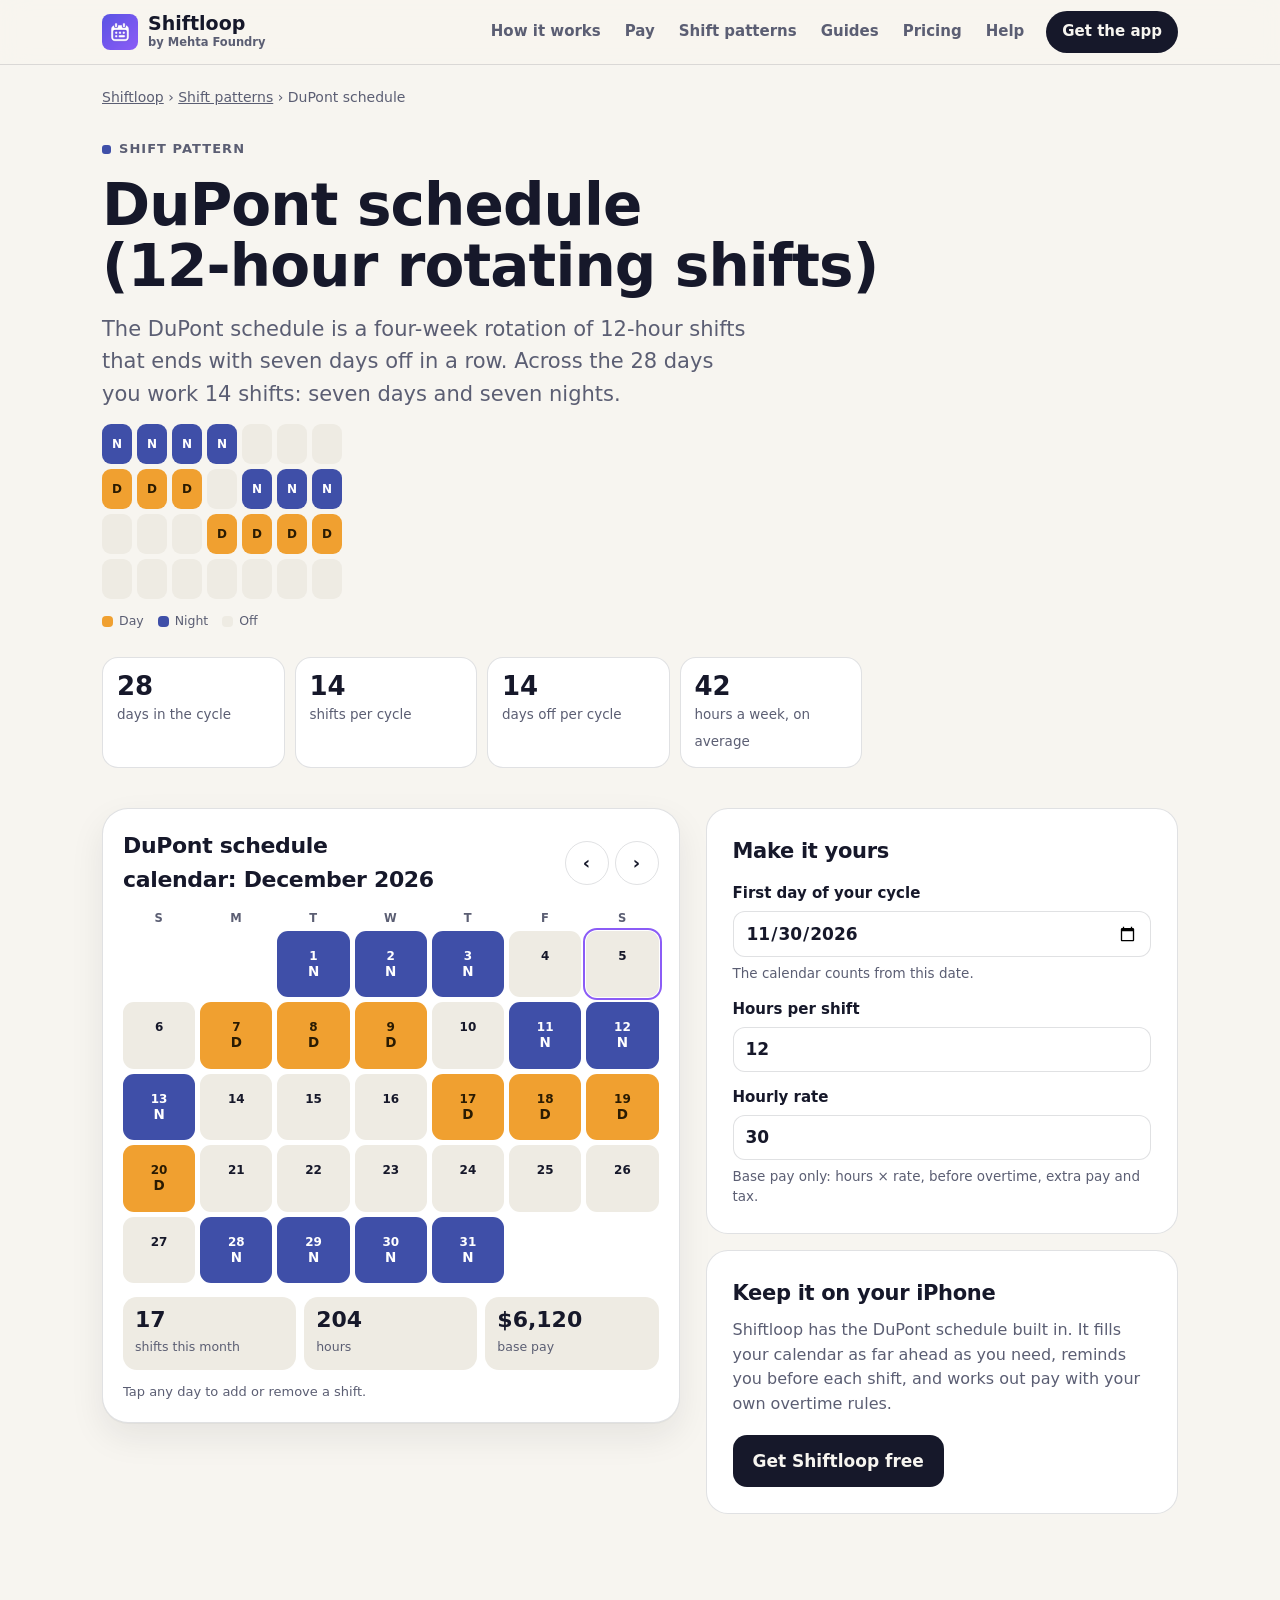
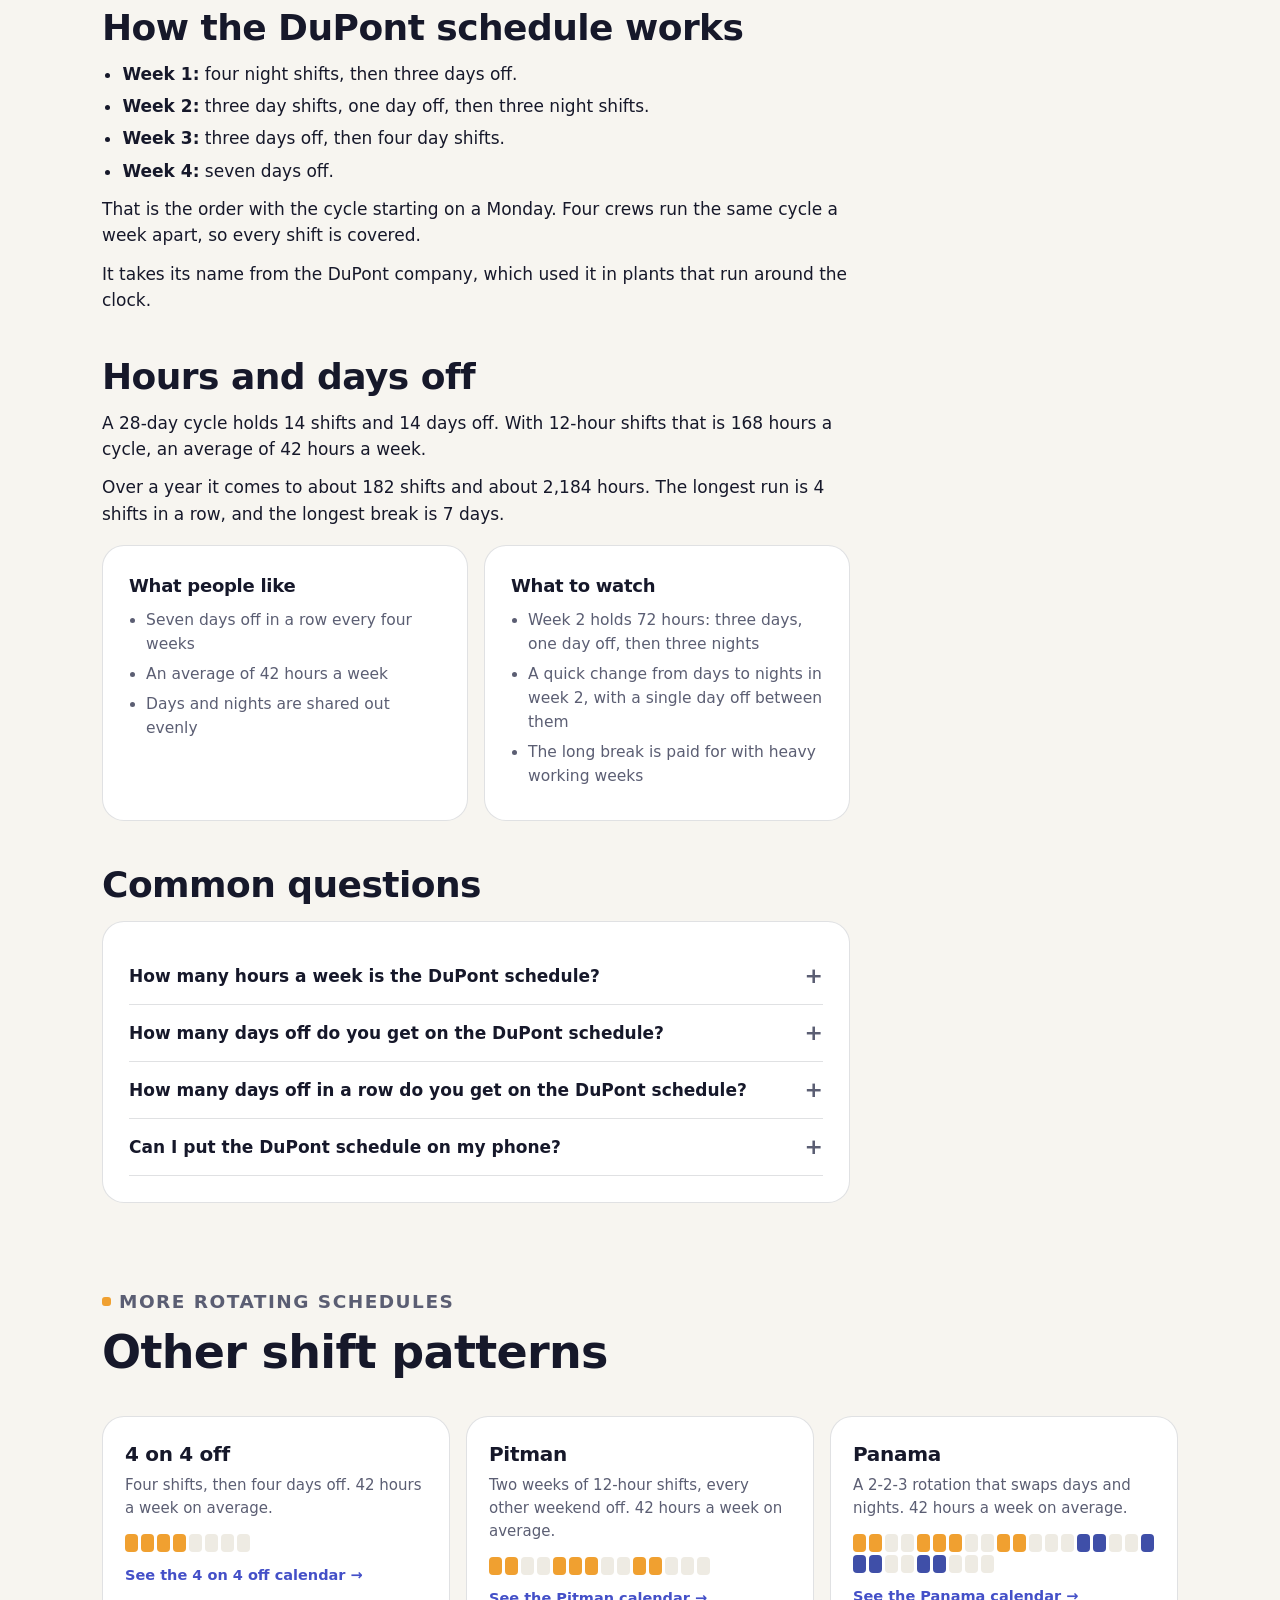
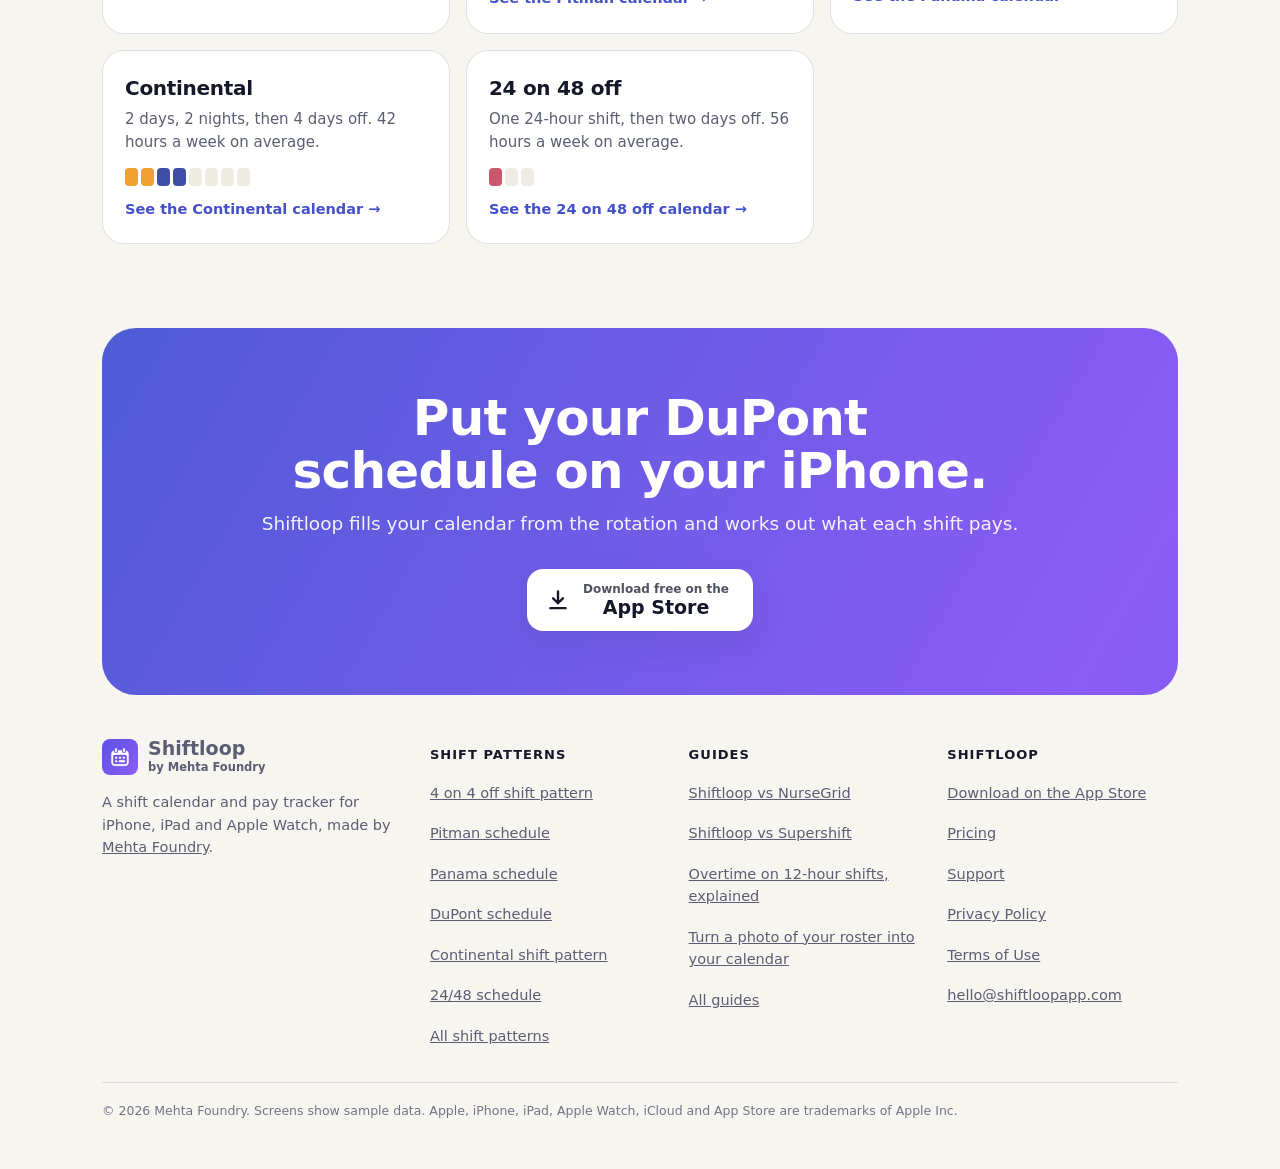
<file: dupont-schedule.html>
<!doctype html>
<html lang="en">
<head>
<meta charset="utf-8">
<meta name="viewport" content="width=device-width, initial-scale=1">
<meta name="color-scheme" content="light dark">
<meta name="theme-color" content="#F7F5F0" media="(prefers-color-scheme: light)">
<meta name="theme-color" content="#0F1120" media="(prefers-color-scheme: dark)">
<link rel="icon" type="image/png" sizes="96x96" href="assets/favicon.png">
<link rel="icon" sizes="48x48" href="favicon.ico">
<link rel="apple-touch-icon" href="assets/apple-touch-icon.png">
<link rel="stylesheet" href="assets/site.css?v=426590f4">
<title>DuPont Schedule: Calendar, Example and Pay Calculator | Shiftloop</title>
<meta name="description" content="The DuPont schedule explained with an example and a calendar you can start on your own date. A 28-day rotation of 12-hour shifts with seven days off in a row.">
<meta property="og:type" content="article">
<meta property="og:site_name" content="Shiftloop">
<meta property="og:title" content="DuPont schedule (12-hour rotating shifts)">
<meta property="og:description" content="The DuPont schedule explained with an example and a calendar you can start on your own date. A 28-day rotation of 12-hour shifts with seven days off in a row.">
<meta property="og:image" content="https://shiftloopapp.com/assets/og.png">
<meta property="og:image:width" content="1200">
<meta property="og:image:height" content="630">
<meta property="og:image:alt" content="Shiftloop: your shifts, sorted, your pay, checked. The app's month calendar on an iPhone with colour-coded shifts.">
<meta property="og:url" content="https://shiftloopapp.com/dupont-schedule.html">
<meta name="twitter:card" content="summary_large_image">
<link rel="canonical" href="https://shiftloopapp.com/dupont-schedule.html">
<script type="application/ld+json">{"@context": "https://schema.org", "@type": "BreadcrumbList", "itemListElement": [{"@type": "ListItem", "position": 1, "name": "Shiftloop", "item": "https://shiftloopapp.com/"}, {"@type": "ListItem", "position": 2, "name": "Shift patterns", "item": "https://shiftloopapp.com/shift-patterns.html"}, {"@type": "ListItem", "position": 3, "name": "DuPont schedule", "item": "https://shiftloopapp.com/dupont-schedule.html"}]}</script>
<script type="application/ld+json">{"@context": "https://schema.org", "@type": "FAQPage", "mainEntity": [{"@type": "Question", "name": "How many hours a week is the DuPont schedule?", "acceptedAnswer": {"@type": "Answer", "text": "42 hours a week on average with 12-hour shifts: 14 shifts in every 28 days."}}, {"@type": "Question", "name": "How many days off do you get on the DuPont schedule?", "acceptedAnswer": {"@type": "Answer", "text": "14 days off in every 28-day cycle, which is about 183 days off a year."}}, {"@type": "Question", "name": "How many days off in a row do you get on the DuPont schedule?", "acceptedAnswer": {"@type": "Answer", "text": "Seven, at the end of every 28-day cycle. There are also two three-day breaks and a single day off earlier in the cycle."}}, {"@type": "Question", "name": "Can I put the DuPont schedule on my phone?", "acceptedAnswer": {"@type": "Answer", "text": "Yes. Shiftloop for iPhone has it built in as “DuPont”. Choose it under Repeat pattern, say where you are in the cycle, and it fills your calendar as far ahead as you need. The app is free to download."}}]}</script>
</head>
<body>

<header class="top"><div class="wrap">
  <a class="logo" href="./"><img src="assets/icon-small.png" alt="" width="36" height="36"><span><b>Shiftloop</b><small>by Mehta Foundry</small></span></a>
  <nav aria-label="Site">
    <a href="./#how">How it works</a>
    <a href="./#pay">Pay</a>
    <a href="shift-patterns.html">Shift patterns</a>
    <a href="guides.html">Guides</a>
    <a href="./#pricing">Pricing</a>
    <a href="./#support">Help</a>
  </nav>
  <a class="get" href="https://apps.apple.com/app/apple-store/id6818672597?pt=128922679&amp;ct=website&amp;mt=8">Get the app</a>
</div></header>

<main>
<div class="wrap">
  <p class="crumbs"><a href="./">Shiftloop</a> › <a href="shift-patterns.html">Shift patterns</a> › DuPont schedule</p>
</div>

<section class="phero"><div class="wrap">
  <p class="label"><i style="--c: var(--night)"></i>Shift pattern</p>
  <h1>DuPont schedule (12&#8209;hour rotating shifts)</h1>
  <p class="lede">The DuPont schedule is a four-week rotation of 12-hour shifts that ends with seven days off in a row. Across the 28 days you work 14 shifts: seven days and seven nights.</p>
  <div class="strip big weeks" role="img" aria-label="The cycle, day by day: night shift, night shift, night shift, night shift, off, off, off, day shift, day shift, day shift, off, night shift, night shift, night shift, off, off, off, day shift, day shift, day shift, day shift, off, off, off, off, off, off, off"><i data-s="N">N</i><i data-s="N">N</i><i data-s="N">N</i><i data-s="N">N</i><i></i><i></i><i></i><i data-s="D">D</i><i data-s="D">D</i><i data-s="D">D</i><i></i><i data-s="N">N</i><i data-s="N">N</i><i data-s="N">N</i><i></i><i></i><i></i><i data-s="D">D</i><i data-s="D">D</i><i data-s="D">D</i><i data-s="D">D</i><i></i><i></i><i></i><i></i><i></i><i></i><i></i></div>
  <div class="key" style="margin-top: 12px"><span><i style="--c: var(--day)"></i>Day</span><span><i style="--c: var(--night)"></i>Night</span><span><i style="--c: var(--soft)"></i>Off</span></div>
  <div class="stats">
    <div><b>28</b><span>days in the cycle</span></div>
    <div><b>14</b><span>shifts per cycle</span></div>
    <div><b>14</b><span>days off per cycle</span></div>
    <div><b>42</b><span>hours a week, on average</span></div>
  </div>
</div></section>

<section style="padding-bottom: 20px"><div class="wrap">
  <div class="tool" data-cal data-cycle="NNNNOOODDDONNNOOODDDDOOOOOOO" data-hours="12" data-rate="30">
    <div class="stage">
      <div class="calnav">
        <h2>DuPont schedule calendar: <span data-cal-month>this month</span></h2>
        <div><button type="button" data-cal-prev aria-label="Previous month">‹</button><button type="button" data-cal-next aria-label="Next month">›</button></div>
      </div>

      <div class="dow" aria-hidden="true"><span>S</span><span>M</span><span>T</span><span>W</span><span>T</span><span>F</span><span>S</span></div>
      <div class="days"></div>
      <div class="totals" aria-live="polite">
        <div><b data-t="shifts">0</b><span>shifts this month</span></div>
        <div><b data-t="hours">0</b><span>hours</span></div>
        <div><b data-t="pay">$0</b><span>base pay</span></div>
      </div>
      <p class="scene-note">Tap any day to add or remove a shift.</p>
    </div>
    <div class="side">
      <div class="box">
        <h3>Make it yours</h3>
        <div class="fields" style="margin-top: 14px">
          <label>First day of your cycle<input type="date" data-cal-start><small>The calendar counts from this date.</small></label>
          <label>Hours per shift<input type="number" inputmode="decimal" min="1" max="24" step="0.5" value="12" data-cal-hours></label>
          <label>Hourly rate<input type="number" inputmode="decimal" min="0" step="0.5" value="30" data-cal-rate><small>Base pay only: hours × rate, before overtime, extra pay and tax.</small></label>
        </div>
      </div>
      <div class="box">
        <h3>Keep it on your iPhone</h3>
        <p>Shiftloop has the DuPont schedule built in. It fills your calendar as far ahead as you need, reminds you before each shift, and works out pay with your own overtime rules.</p>
        <a class="btn" href="https://apps.apple.com/app/apple-store/id6818672597?pt=128922679&amp;ct=website&amp;mt=8">Get Shiftloop free</a>
      </div>
    </div>
  </div>
</div></section>

<section class="block" style="padding-top: 30px"><div class="wrap">
  <div class="prose">
    <h2>How the DuPont schedule works</h2>
    <ul><li><strong>Week 1:</strong> four night shifts, then three days off.</li><li><strong>Week 2:</strong> three day shifts, one day off, then three night shifts.</li><li><strong>Week 3:</strong> three days off, then four day shifts.</li><li><strong>Week 4:</strong> seven days off.</li></ul>
    <p>That is the order with the cycle starting on a Monday. Four crews run the same cycle a week apart, so every shift is covered.</p>
    <p>It takes its name from the DuPont company, which used it in plants that run around the clock.</p>
    <h2>Hours and days off</h2>
    <p>A 28-day cycle holds 14 shifts and 14 days off. With 12-hour shifts that is 168 hours a cycle, an average of 42 hours a week.</p>
    <p>Over a year it comes to about 182 shifts and about 2,184 hours. The longest run is 4 shifts in a row, and the longest break is 7 days.</p>
    <div class="two">
      <div class="box"><h3>What people like</h3><ul><li>Seven days off in a row every four weeks</li><li>An average of 42 hours a week</li><li>Days and nights are shared out evenly</li></ul></div>
      <div class="box"><h3>What to watch</h3><ul><li>Week 2 holds 72 hours: three days, one day off, then three nights</li><li>A quick change from days to nights in week 2, with a single day off between them</li><li>The long break is paid for with heavy working weeks</li></ul></div>
    </div>
    <h2>Common questions</h2>
  </div>
  <div class="prose box" style="margin-top: 16px">
      <details>
        <summary>How many hours a week is the DuPont schedule?</summary>
        <p>42 hours a week on average with 12-hour shifts: 14 shifts in every 28 days.</p>
      </details>
      <details>
        <summary>How many days off do you get on the DuPont schedule?</summary>
        <p>14 days off in every 28-day cycle, which is about 183 days off a year.</p>
      </details>
      <details>
        <summary>How many days off in a row do you get on the DuPont schedule?</summary>
        <p>Seven, at the end of every 28-day cycle. There are also two three-day breaks and a single day off earlier in the cycle.</p>
      </details>
      <details>
        <summary>Can I put the DuPont schedule on my phone?</summary>
        <p>Yes. Shiftloop for iPhone has it built in as “DuPont”. Choose it under Repeat pattern, say where you are in the cycle, and it fills your calendar as far ahead as you need. The app is free to download.</p>
      </details>
  </div>
</div></section>

<section class="block" style="padding-top: 0"><div class="wrap">
  <div class="head">
    <p class="label"><i style="--c: var(--day)"></i>More rotating schedules</p>
    <h2>Other shift patterns</h2>
  </div>
  <div class="rots">
    <a class="rot" href="4-on-4-off-shift-pattern.html" data-reveal>
      <h3>4 on 4 off</h3>
      <p>Four shifts, then four days off. 42 hours a week on average.</p>
      <div class="strip" aria-hidden="true"><i data-s="D"></i><i data-s="D"></i><i data-s="D"></i><i data-s="D"></i><i></i><i></i><i></i><i></i></div>
      <span>See the 4 on 4 off calendar →</span>
    </a>
    <a class="rot" href="pitman-schedule.html" data-reveal>
      <h3>Pitman</h3>
      <p>Two weeks of 12-hour shifts, every other weekend off. 42 hours a week on average.</p>
      <div class="strip" aria-hidden="true"><i data-s="D"></i><i data-s="D"></i><i></i><i></i><i data-s="D"></i><i data-s="D"></i><i data-s="D"></i><i></i><i></i><i data-s="D"></i><i data-s="D"></i><i></i><i></i><i></i></div>
      <span>See the Pitman calendar →</span>
    </a>
    <a class="rot" href="panama-schedule.html" data-reveal>
      <h3>Panama</h3>
      <p>A 2-2-3 rotation that swaps days and nights. 42 hours a week on average.</p>
      <div class="strip" aria-hidden="true"><i data-s="D"></i><i data-s="D"></i><i></i><i></i><i data-s="D"></i><i data-s="D"></i><i data-s="D"></i><i></i><i></i><i data-s="D"></i><i data-s="D"></i><i></i><i></i><i></i><i data-s="N"></i><i data-s="N"></i><i></i><i></i><i data-s="N"></i><i data-s="N"></i><i data-s="N"></i><i></i><i></i><i data-s="N"></i><i data-s="N"></i><i></i><i></i><i></i></div>
      <span>See the Panama calendar →</span>
    </a>
    <a class="rot" href="continental-shift-pattern.html" data-reveal>
      <h3>Continental</h3>
      <p>2 days, 2 nights, then 4 days off. 42 hours a week on average.</p>
      <div class="strip" aria-hidden="true"><i data-s="D"></i><i data-s="D"></i><i data-s="N"></i><i data-s="N"></i><i></i><i></i><i></i><i></i></div>
      <span>See the Continental calendar →</span>
    </a>
    <a class="rot" href="24-48-schedule.html" data-reveal>
      <h3>24 on 48 off</h3>
      <p>One 24-hour shift, then two days off. 56 hours a week on average.</p>
      <div class="strip" aria-hidden="true"><i data-s="L"></i><i></i><i></i></div>
      <span>See the 24 on 48 off calendar →</span>
    </a>
  </div>
</div></section>

<section class="last"><div class="inner">
  <h2>Put your DuPont schedule on your iPhone.</h2>
  <p>Shiftloop fills your calendar from the rotation and works out what each shift pays.</p>
  <a class="store" href="https://apps.apple.com/app/apple-store/id6818672597?pt=128922679&amp;ct=website&amp;mt=8">
    <svg viewBox="0 0 24 24" aria-hidden="true"><path fill="none" stroke="currentColor" stroke-width="2.2" stroke-linecap="round" stroke-linejoin="round" d="M12 4v11m0 0l-4.500-4.500M12 15l4.500-4.500M5 19.500h14"/></svg>
    <span><small>Download free on the</small>App Store</span>
  </a>
</div></section>
</main>

<footer class="foot"><div class="wrap">
  <div class="cols">
    <div>
      <a class="logo" href="./"><img src="assets/icon-small.png" alt="" width="36" height="36" loading="lazy"><span><b>Shiftloop</b><small>by Mehta Foundry</small></span></a>
      <p>A shift calendar and pay tracker for iPhone, iPad and Apple Watch, made by <a href="https://mehtafoundry.com/">Mehta Foundry</a>.</p>
    </div>
    <div>
      <p class="t">Shift patterns</p>
      <ul>
        <li><a href="4-on-4-off-shift-pattern.html">4 on 4 off shift pattern</a></li>
        <li><a href="pitman-schedule.html">Pitman schedule</a></li>
        <li><a href="panama-schedule.html">Panama schedule</a></li>
        <li><a href="dupont-schedule.html">DuPont schedule</a></li>
        <li><a href="continental-shift-pattern.html">Continental shift pattern</a></li>
        <li><a href="24-48-schedule.html">24/48 schedule</a></li>
        <li><a href="shift-patterns.html">All shift patterns</a></li>
      </ul>
    </div>
    <div>
      <p class="t">Guides</p>
      <ul>
        <li><a href="shiftloop-vs-nursegrid.html">Shiftloop vs NurseGrid</a></li>
        <li><a href="shiftloop-vs-supershift.html">Shiftloop vs Supershift</a></li>
        <li><a href="overtime-12-hour-shifts.html">Overtime on 12-hour shifts, explained</a></li>
        <li><a href="roster-scanner.html">Turn a photo of your roster into your calendar</a></li>
        <li><a href="guides.html">All guides</a></li>
      </ul>
    </div>
    <div>
      <p class="t">Shiftloop</p>
      <ul>
        <li><a href="https://apps.apple.com/app/apple-store/id6818672597?pt=128922679&amp;ct=website&amp;mt=8">Download on the App Store</a></li>
        <li><a href="./#pricing">Pricing</a></li>
        <li><a href="support.html">Support</a></li>
        <li><a href="privacy.html">Privacy Policy</a></li>
        <li><a href="https://www.apple.com/legal/internet-services/itunes/dev/stdeula/">Terms of Use</a></li>
        <li><a href="mailto:hello@shiftloopapp.com">hello@shiftloopapp.com</a></li>
      </ul>
    </div>
  </div>
  <p class="legal">© 2026 Mehta Foundry. Screens show sample data. Apple, iPhone, iPad, Apple Watch, iCloud and App Store are trademarks of Apple Inc.</p>
</div></footer>
<script src="assets/site.js?v=426590f4" defer></script>

</body>
</html>
</file>
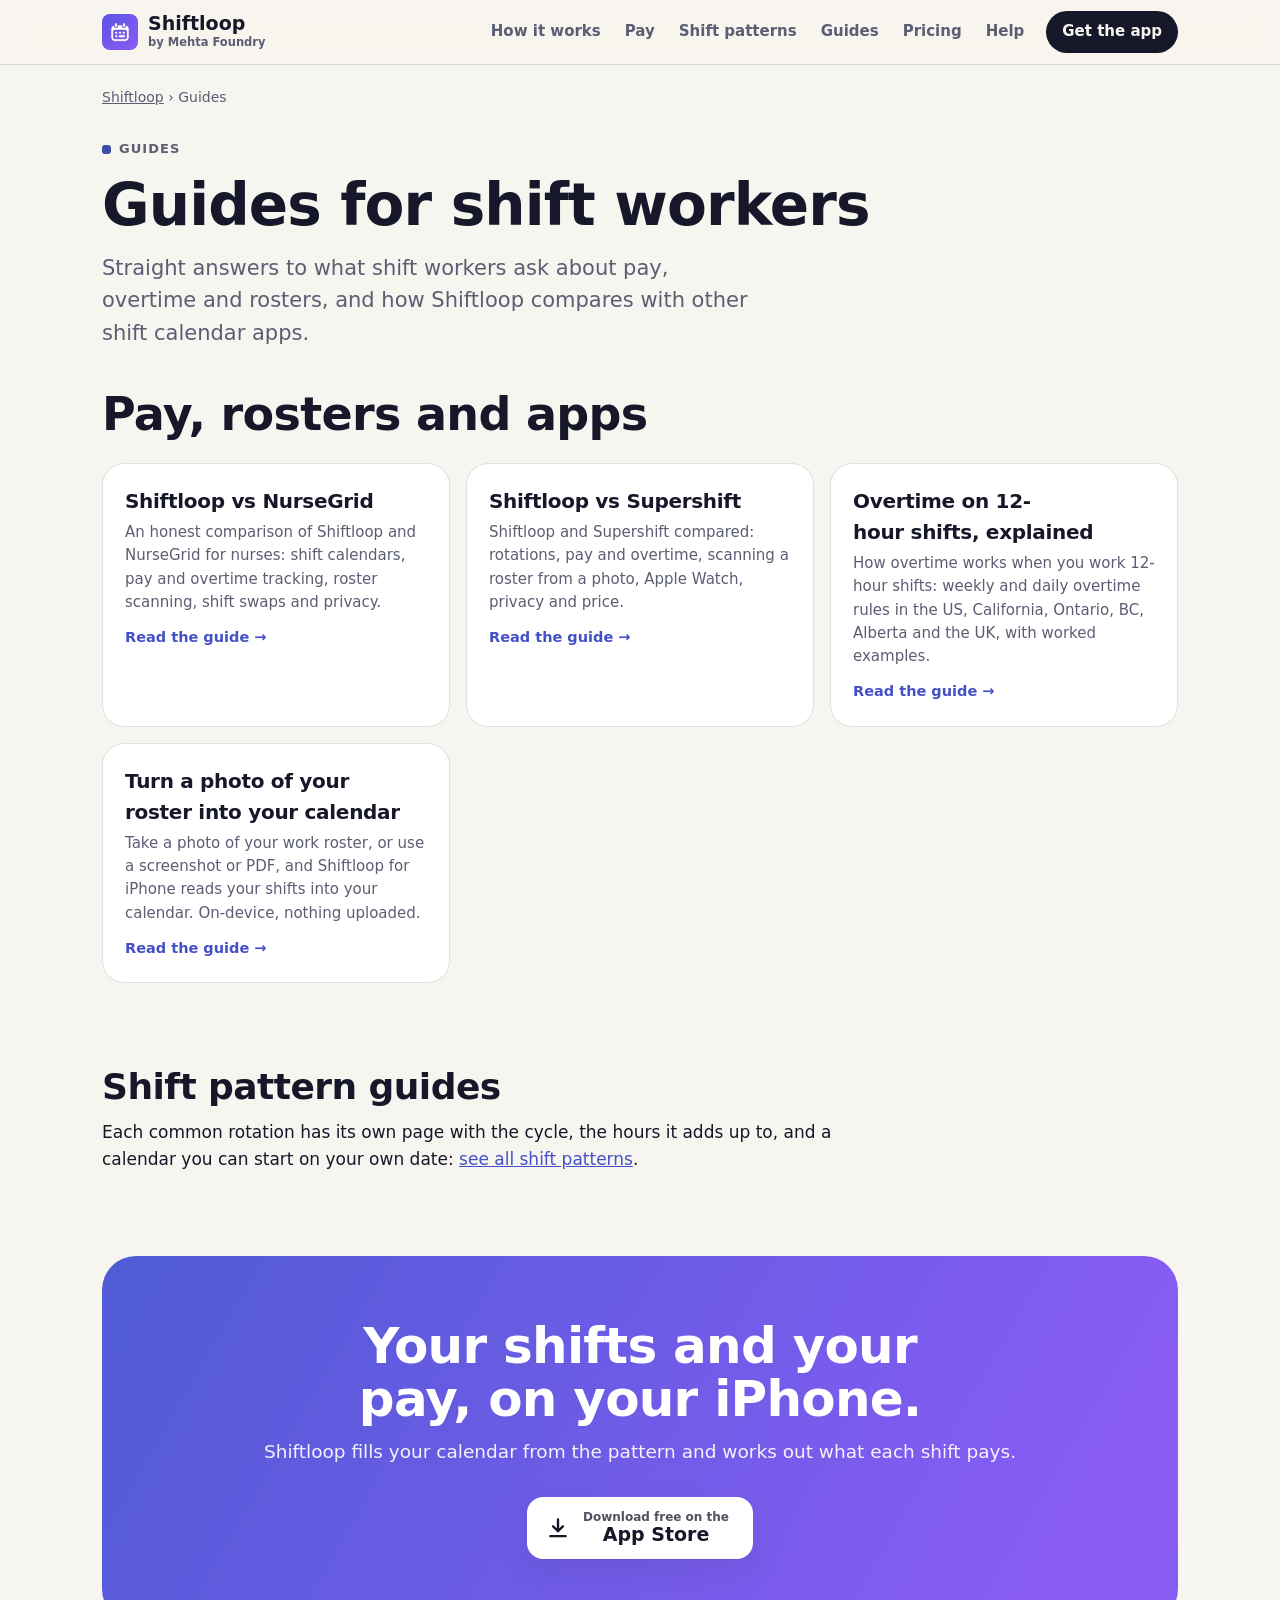
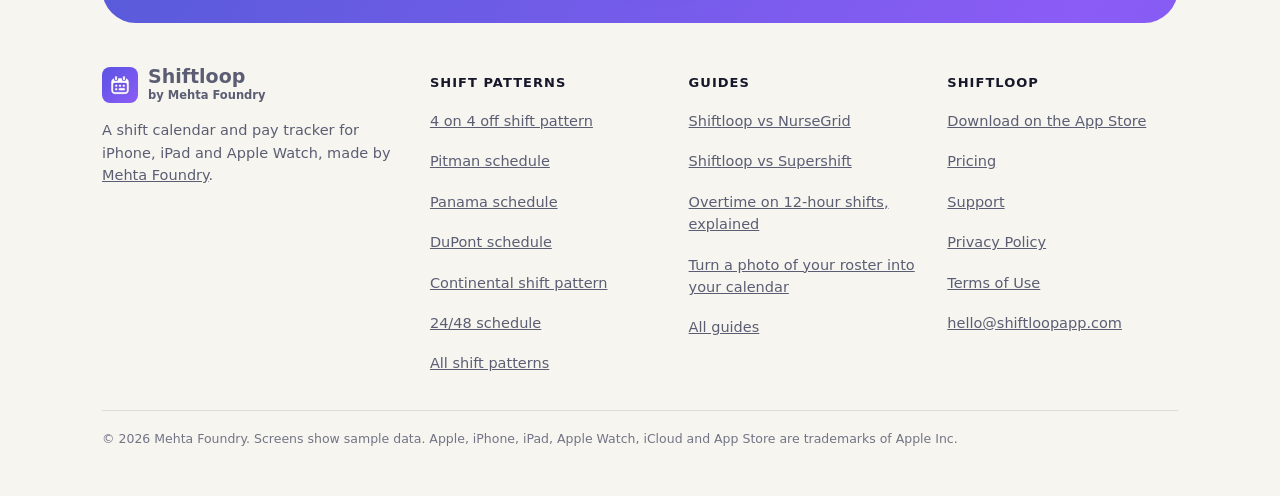
<file: guides.html>
<!doctype html>
<html lang="en">
<head>
<meta charset="utf-8">
<meta name="viewport" content="width=device-width, initial-scale=1">
<meta name="color-scheme" content="light dark">
<meta name="theme-color" content="#F7F5F0" media="(prefers-color-scheme: light)">
<meta name="theme-color" content="#0F1120" media="(prefers-color-scheme: dark)">
<link rel="icon" type="image/png" sizes="96x96" href="assets/favicon.png">
<link rel="icon" sizes="48x48" href="favicon.ico">
<link rel="apple-touch-icon" href="assets/apple-touch-icon.png">
<link rel="stylesheet" href="assets/site.css?v=426590f4">
<title>Guides for Shift Workers: Pay, Overtime and Rosters | Shiftloop</title>
<meta name="description" content="Guides for nurses and shift workers: how overtime is calculated on 12-hour shifts, turning a roster photo into a calendar, and how Shiftloop compares with NurseGrid and Supershift.">
<meta property="og:type" content="website">
<meta property="og:site_name" content="Shiftloop">
<meta property="og:title" content="Guides for shift workers">
<meta property="og:description" content="Pay, overtime, rosters and shift calendar apps, explained.">
<meta property="og:image" content="https://shiftloopapp.com/assets/og.png">
<meta property="og:image:width" content="1200">
<meta property="og:image:height" content="630">
<meta property="og:image:alt" content="Shiftloop: your shifts, sorted, your pay, checked. The app's month calendar on an iPhone with colour-coded shifts.">
<meta property="og:url" content="https://shiftloopapp.com/guides.html">
<meta name="twitter:card" content="summary_large_image">
<link rel="canonical" href="https://shiftloopapp.com/guides.html">
<script type="application/ld+json">{"@context": "https://schema.org", "@type": "BreadcrumbList", "itemListElement": [{"@type": "ListItem", "position": 1, "name": "Shiftloop", "item": "https://shiftloopapp.com/"}, {"@type": "ListItem", "position": 2, "name": "Guides", "item": "https://shiftloopapp.com/guides.html"}]}</script>
<script type="application/ld+json">{"@context": "https://schema.org", "@type": "ItemList", "itemListElement": [{"@type": "ListItem", "position": 1, "name": "Shiftloop vs NurseGrid", "url": "https://shiftloopapp.com/shiftloop-vs-nursegrid.html"}, {"@type": "ListItem", "position": 2, "name": "Shiftloop vs Supershift", "url": "https://shiftloopapp.com/shiftloop-vs-supershift.html"}, {"@type": "ListItem", "position": 3, "name": "Overtime on 12-hour shifts, explained", "url": "https://shiftloopapp.com/overtime-12-hour-shifts.html"}, {"@type": "ListItem", "position": 4, "name": "Turn a photo of your roster into your calendar", "url": "https://shiftloopapp.com/roster-scanner.html"}]}</script>
</head>
<body>

<header class="top"><div class="wrap">
  <a class="logo" href="./"><img src="assets/icon-small.png" alt="" width="36" height="36"><span><b>Shiftloop</b><small>by Mehta Foundry</small></span></a>
  <nav aria-label="Site">
    <a href="./#how">How it works</a>
    <a href="./#pay">Pay</a>
    <a href="shift-patterns.html">Shift patterns</a>
    <a href="guides.html">Guides</a>
    <a href="./#pricing">Pricing</a>
    <a href="./#support">Help</a>
  </nav>
  <a class="get" href="https://apps.apple.com/app/apple-store/id6818672597?pt=128922679&amp;ct=website&amp;mt=8">Get the app</a>
</div></header>

<main>
<div class="wrap">
  <p class="crumbs"><a href="./">Shiftloop</a> › Guides</p>
</div>

<section class="phero"><div class="wrap">
  <p class="label"><i style="--c: var(--night)"></i>Guides</p>
  <h1>Guides for shift workers</h1>
  <p class="lede">Straight answers to what shift workers ask about pay, overtime and rosters, and how Shiftloop compares with other shift calendar apps.</p>
</div></section>

<section style="padding-bottom: 84px"><div class="wrap">
  <div class="head" style="margin-bottom: 24px">
    <h2 style="margin-top: 0">Pay, rosters and apps</h2>
  </div>
  <div class="rots">
    <a class="rot" href="shiftloop-vs-nursegrid.html" data-reveal>
      <h3>Shiftloop vs NurseGrid</h3>
      <p>An honest comparison of Shiftloop and NurseGrid for nurses: shift calendars, pay and overtime tracking, roster scanning, shift swaps and privacy.</p>
      <span>Read the guide →</span>
    </a>
    <a class="rot" href="shiftloop-vs-supershift.html" data-reveal>
      <h3>Shiftloop vs Supershift</h3>
      <p>Shiftloop and Supershift compared: rotations, pay and overtime, scanning a roster from a photo, Apple Watch, privacy and price.</p>
      <span>Read the guide →</span>
    </a>
    <a class="rot" href="overtime-12-hour-shifts.html" data-reveal>
      <h3>Overtime on 12-hour shifts, explained</h3>
      <p>How overtime works when you work 12-hour shifts: weekly and daily overtime rules in the US, California, Ontario, BC, Alberta and the UK, with worked examples.</p>
      <span>Read the guide →</span>
    </a>
    <a class="rot" href="roster-scanner.html" data-reveal>
      <h3>Turn a photo of your roster into your calendar</h3>
      <p>Take a photo of your work roster, or use a screenshot or PDF, and Shiftloop for iPhone reads your shifts into your calendar. On-device, nothing uploaded.</p>
      <span>Read the guide →</span>
    </a>
  </div>
</div></section>

<section style="padding-bottom: 84px"><div class="wrap">
  <div class="prose">
    <h2 style="margin-top: 0">Shift pattern guides</h2>
    <p>Each common rotation has its own page with the cycle, the hours it adds up to, and a calendar you can start on your own date: <a href="shift-patterns.html">see all shift patterns</a>.</p>
  </div>
</div></section>

<section class="last"><div class="inner">
  <h2>Your shifts and your pay, on your iPhone.</h2>
  <p>Shiftloop fills your calendar from the pattern and works out what each shift pays.</p>
  <a class="store" href="https://apps.apple.com/app/apple-store/id6818672597?pt=128922679&amp;ct=website&amp;mt=8">
    <svg viewBox="0 0 24 24" aria-hidden="true"><path fill="none" stroke="currentColor" stroke-width="2.2" stroke-linecap="round" stroke-linejoin="round" d="M12 4v11m0 0l-4.500-4.500M12 15l4.500-4.500M5 19.500h14"/></svg>
    <span><small>Download free on the</small>App Store</span>
  </a>
</div></section>
</main>

<footer class="foot"><div class="wrap">
  <div class="cols">
    <div>
      <a class="logo" href="./"><img src="assets/icon-small.png" alt="" width="36" height="36" loading="lazy"><span><b>Shiftloop</b><small>by Mehta Foundry</small></span></a>
      <p>A shift calendar and pay tracker for iPhone, iPad and Apple Watch, made by <a href="https://mehtafoundry.com/">Mehta Foundry</a>.</p>
    </div>
    <div>
      <p class="t">Shift patterns</p>
      <ul>
        <li><a href="4-on-4-off-shift-pattern.html">4 on 4 off shift pattern</a></li>
        <li><a href="pitman-schedule.html">Pitman schedule</a></li>
        <li><a href="panama-schedule.html">Panama schedule</a></li>
        <li><a href="dupont-schedule.html">DuPont schedule</a></li>
        <li><a href="continental-shift-pattern.html">Continental shift pattern</a></li>
        <li><a href="24-48-schedule.html">24/48 schedule</a></li>
        <li><a href="shift-patterns.html">All shift patterns</a></li>
      </ul>
    </div>
    <div>
      <p class="t">Guides</p>
      <ul>
        <li><a href="shiftloop-vs-nursegrid.html">Shiftloop vs NurseGrid</a></li>
        <li><a href="shiftloop-vs-supershift.html">Shiftloop vs Supershift</a></li>
        <li><a href="overtime-12-hour-shifts.html">Overtime on 12-hour shifts, explained</a></li>
        <li><a href="roster-scanner.html">Turn a photo of your roster into your calendar</a></li>
        <li><a href="guides.html">All guides</a></li>
      </ul>
    </div>
    <div>
      <p class="t">Shiftloop</p>
      <ul>
        <li><a href="https://apps.apple.com/app/apple-store/id6818672597?pt=128922679&amp;ct=website&amp;mt=8">Download on the App Store</a></li>
        <li><a href="./#pricing">Pricing</a></li>
        <li><a href="support.html">Support</a></li>
        <li><a href="privacy.html">Privacy Policy</a></li>
        <li><a href="https://www.apple.com/legal/internet-services/itunes/dev/stdeula/">Terms of Use</a></li>
        <li><a href="mailto:hello@shiftloopapp.com">hello@shiftloopapp.com</a></li>
      </ul>
    </div>
  </div>
  <p class="legal">© 2026 Mehta Foundry. Screens show sample data. Apple, iPhone, iPad, Apple Watch, iCloud and App Store are trademarks of Apple Inc.</p>
</div></footer>
<script src="assets/site.js?v=426590f4" defer></script>

</body>
</html>
</file>
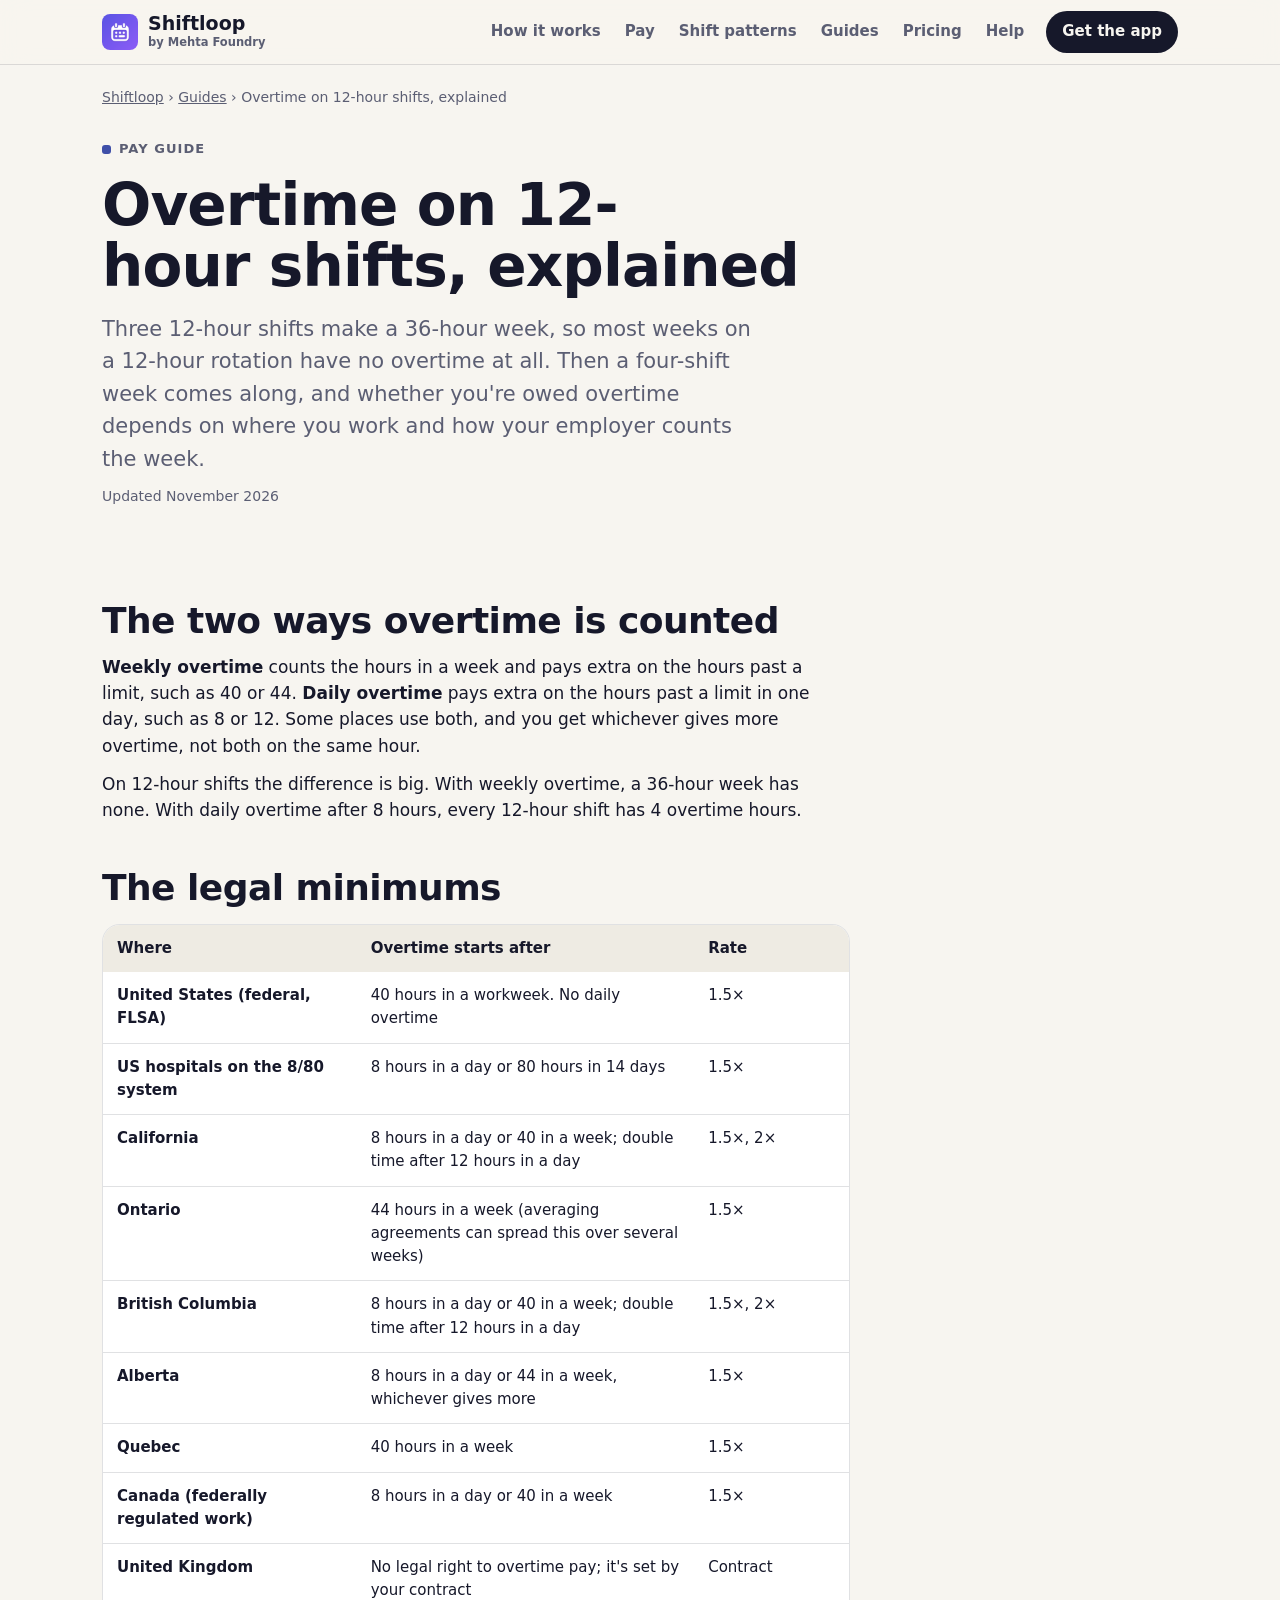
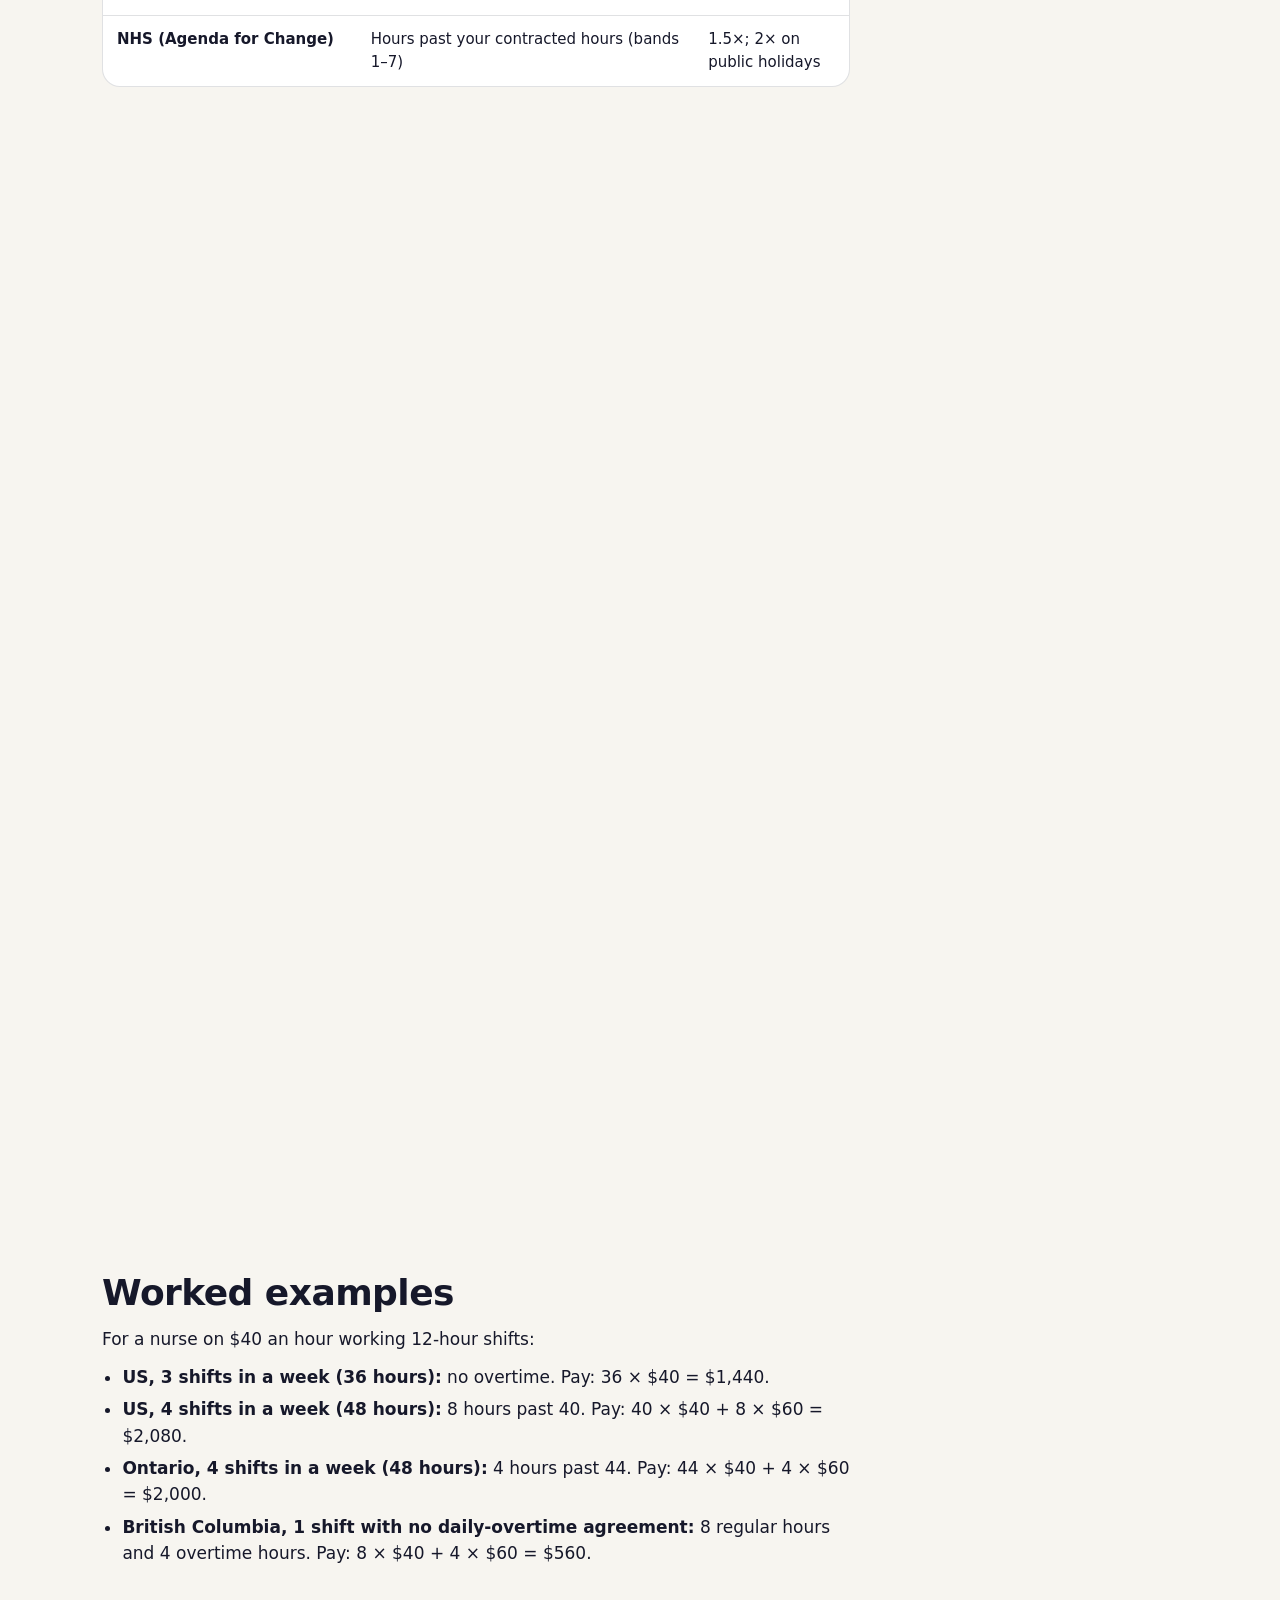
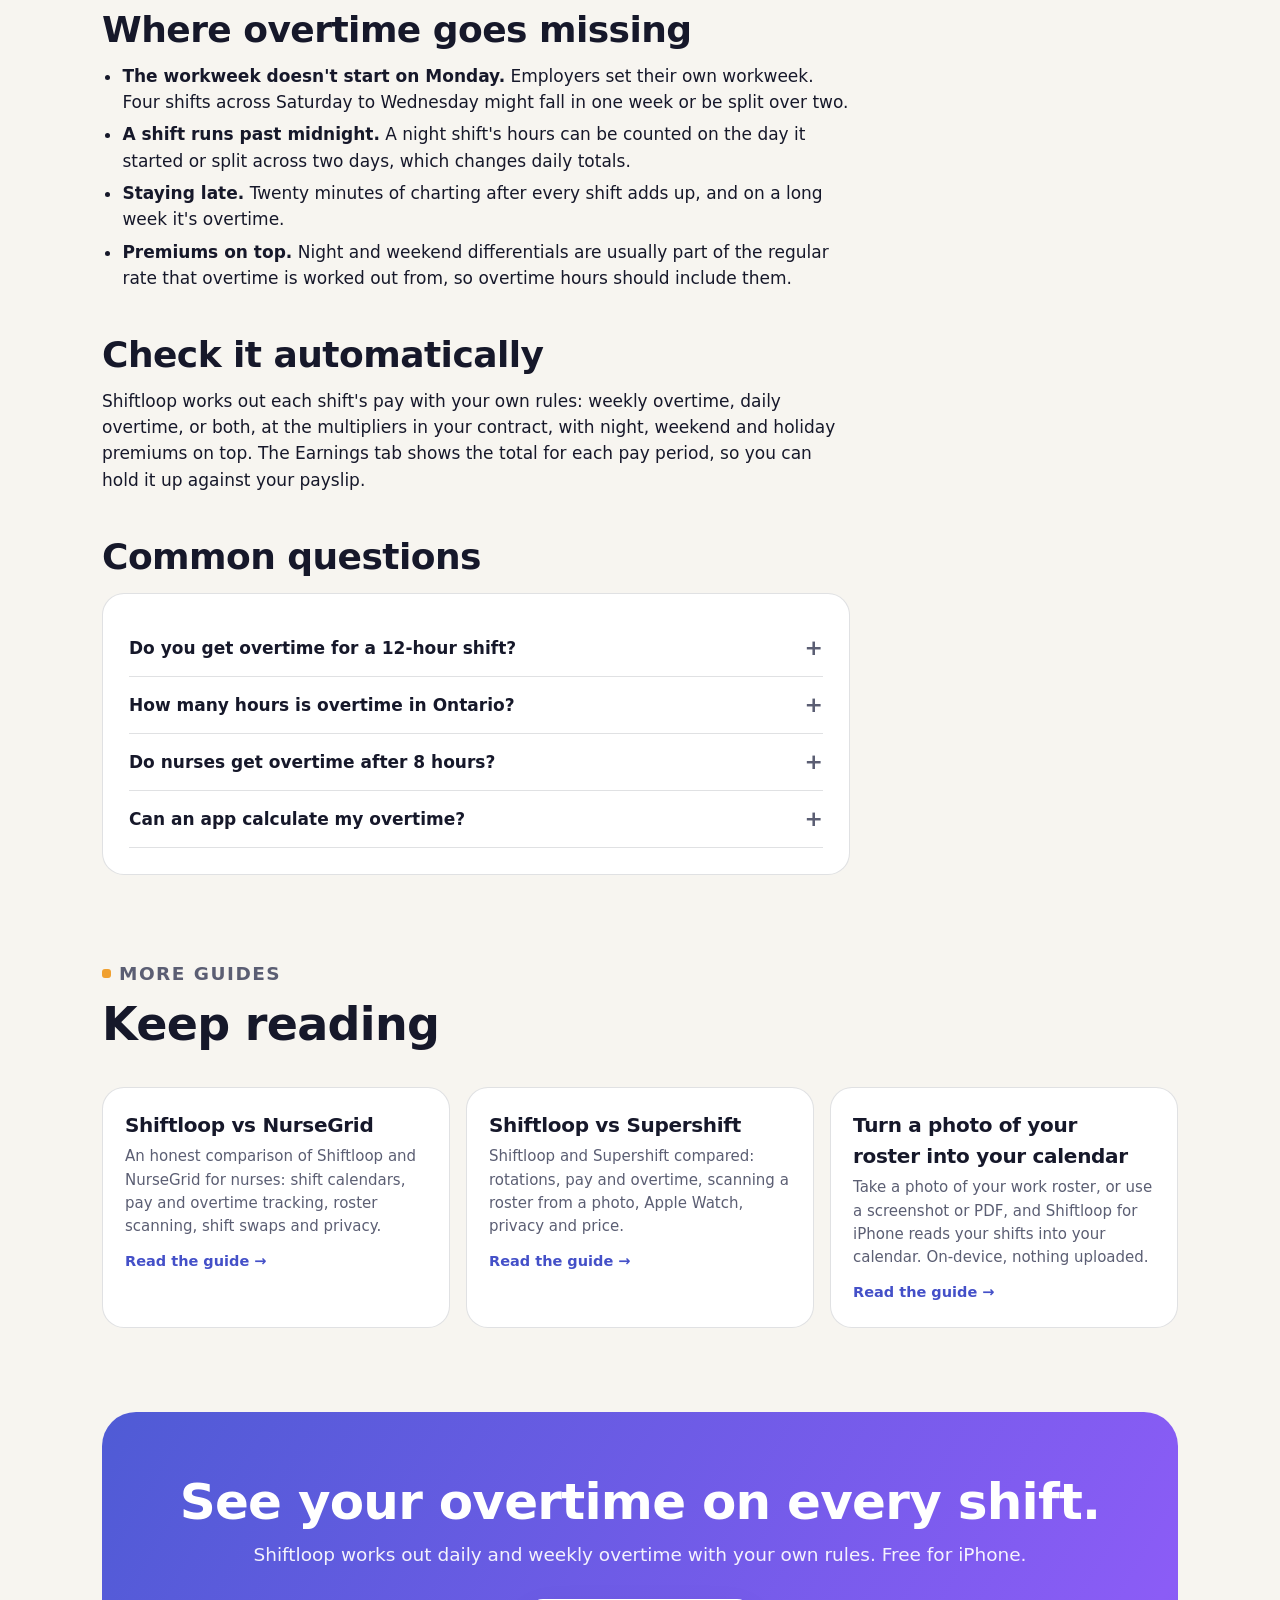
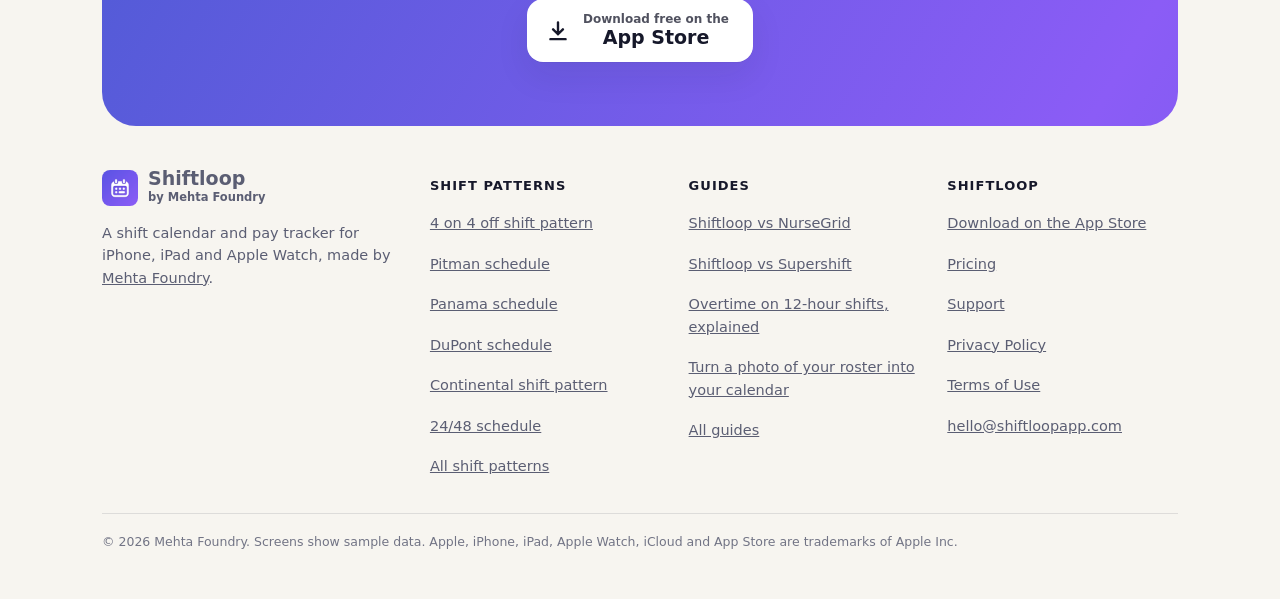
<file: overtime-12-hour-shifts.html>
<!doctype html>
<html lang="en">
<head>
<meta charset="utf-8">
<meta name="viewport" content="width=device-width, initial-scale=1">
<meta name="color-scheme" content="light dark">
<meta name="theme-color" content="#F7F5F0" media="(prefers-color-scheme: light)">
<meta name="theme-color" content="#0F1120" media="(prefers-color-scheme: dark)">
<link rel="icon" type="image/png" sizes="96x96" href="assets/favicon.png">
<link rel="icon" sizes="48x48" href="favicon.ico">
<link rel="apple-touch-icon" href="assets/apple-touch-icon.png">
<link rel="stylesheet" href="assets/site.css?v=426590f4">
<title>Overtime on 12-Hour Shifts: How It&#x27;s Calculated (US, Canada, UK) | Shiftloop</title>
<meta name="description" content="How overtime works when you work 12-hour shifts: weekly and daily overtime rules in the US, California, Ontario, BC, Alberta and the UK, with worked examples.">
<meta property="og:type" content="article">
<meta property="og:site_name" content="Shiftloop">
<meta property="og:title" content="Overtime on 12-hour shifts, explained">
<meta property="og:description" content="How overtime works when you work 12-hour shifts: weekly and daily overtime rules in the US, California, Ontario, BC, Alberta and the UK, with worked examples.">
<meta property="og:image" content="https://shiftloopapp.com/assets/og.png">
<meta property="og:image:width" content="1200">
<meta property="og:image:height" content="630">
<meta property="og:image:alt" content="Shiftloop: your shifts, sorted, your pay, checked. The app's month calendar on an iPhone with colour-coded shifts.">
<meta property="og:url" content="https://shiftloopapp.com/overtime-12-hour-shifts.html">
<meta name="twitter:card" content="summary_large_image">
<link rel="canonical" href="https://shiftloopapp.com/overtime-12-hour-shifts.html">
<script type="application/ld+json">{"@context": "https://schema.org", "@type": "BreadcrumbList", "itemListElement": [{"@type": "ListItem", "position": 1, "name": "Shiftloop", "item": "https://shiftloopapp.com/"}, {"@type": "ListItem", "position": 2, "name": "Guides", "item": "https://shiftloopapp.com/guides.html"}, {"@type": "ListItem", "position": 3, "name": "Overtime on 12-hour shifts, explained", "item": "https://shiftloopapp.com/overtime-12-hour-shifts.html"}]}</script>
<script type="application/ld+json">{"@context": "https://schema.org", "@type": "Article", "headline": "Overtime on 12-hour shifts, explained", "description": "How overtime works when you work 12-hour shifts: weekly and daily overtime rules in the US, California, Ontario, BC, Alberta and the UK, with worked examples.", "url": "https://shiftloopapp.com/overtime-12-hour-shifts.html", "dateModified": "2026-11-16", "image": "https://shiftloopapp.com/assets/icon.png", "author": {"@type": "Organization", "name": "Mehta Foundry", "url": "https://mehtafoundry.com/"}, "publisher": {"@type": "Organization", "name": "Mehta Foundry", "url": "https://mehtafoundry.com/"}, "about": {"@type": "MobileApplication", "name": "Shiftloop", "operatingSystem": "iOS", "applicationCategory": "ProductivityApplication", "url": "https://shiftloopapp.com/", "offers": {"@type": "Offer", "price": "0", "priceCurrency": "USD"}}}</script>
<script type="application/ld+json">{"@context": "https://schema.org", "@type": "FAQPage", "mainEntity": [{"@type": "Question", "name": "Do you get overtime for a 12-hour shift?", "acceptedAnswer": {"@type": "Answer", "text": "Not always. Where overtime is weekly (US federal rules, Ontario, Quebec), a single 12-hour shift has none; overtime starts once the week passes 40 or 44 hours. Where overtime is daily (California, BC, Alberta, federally regulated work in Canada), the hours past 8 in a day are overtime, unless an approved agreement changes the daily limit."}}, {"@type": "Question", "name": "How many hours is overtime in Ontario?", "acceptedAnswer": {"@type": "Answer", "text": "Under Ontario's Employment Standards Act, overtime is paid at 1.5 times the regular rate for hours past 44 in a work week. Many collective agreements, including for nurses, pay overtime sooner."}}, {"@type": "Question", "name": "Do nurses get overtime after 8 hours?", "acceptedAnswer": {"@type": "Answer", "text": "It depends on the place and the contract. US federal law only requires weekly overtime, but hospitals can use the 8/80 system, and California requires overtime after 8 hours in a day. In Canada and the UK, union and NHS agreements set it."}}, {"@type": "Question", "name": "Can an app calculate my overtime?", "acceptedAnswer": {"@type": "Answer", "text": "Yes. Shiftloop for iPhone calculates daily and weekly overtime with your own multipliers, plus night, weekend and holiday pay, and shows the total for each pay period."}}]}</script>
</head>
<body>

<header class="top"><div class="wrap">
  <a class="logo" href="./"><img src="assets/icon-small.png" alt="" width="36" height="36"><span><b>Shiftloop</b><small>by Mehta Foundry</small></span></a>
  <nav aria-label="Site">
    <a href="./#how">How it works</a>
    <a href="./#pay">Pay</a>
    <a href="shift-patterns.html">Shift patterns</a>
    <a href="guides.html">Guides</a>
    <a href="./#pricing">Pricing</a>
    <a href="./#support">Help</a>
  </nav>
  <a class="get" href="https://apps.apple.com/app/apple-store/id6818672597?pt=128922679&amp;ct=website&amp;mt=8">Get the app</a>
</div></header>

<main>
<div class="wrap">
  <p class="crumbs"><a href="./">Shiftloop</a> › <a href="guides.html">Guides</a> › Overtime on 12-hour shifts, explained</p>
</div>

<section class="phero"><div class="wrap">
  <p class="label"><i style="--c: var(--night)"></i>Pay guide</p>
  <h1>Overtime on 12-hour shifts, explained</h1>
  <p class="lede">Three 12-hour shifts make a 36-hour week, so most weeks on a 12-hour rotation have no overtime at all. Then a four-shift week comes along, and whether you're owed overtime depends on where you work and how your employer counts the week.</p>
  <p class="updated">Updated November 2026</p>
</div></section>

<section class="block" style="padding-top: 10px"><div class="wrap">
  <div class="prose">
<h2>The two ways overtime is counted</h2>
<p><strong>Weekly overtime</strong> counts the hours in a week and pays extra on the hours past a limit, such as 40 or 44. <strong>Daily overtime</strong> pays extra on the hours past a limit in one day, such as 8 or 12. Some places use both, and you get whichever gives more overtime, not both on the same hour.</p>
<p>On 12-hour shifts the difference is big. With weekly overtime, a 36-hour week has none. With daily overtime after 8 hours, every 12-hour shift has 4 overtime hours.</p>

<h2>The legal minimums</h2>
<div class="tablewrap"><table><thead><tr><th scope="col">Where</th><th scope="col">Overtime starts after</th><th scope="col">Rate</th></tr></thead><tbody><tr><th scope="row">United States (federal, FLSA)</th><td>40 hours in a workweek. No daily overtime</td><td>1.5×</td></tr><tr><th scope="row">US hospitals on the 8/80 system</th><td>8 hours in a day or 80 hours in 14 days</td><td>1.5×</td></tr><tr><th scope="row">California</th><td>8 hours in a day or 40 in a week; double time after 12 hours in a day</td><td>1.5×, 2×</td></tr><tr><th scope="row">Ontario</th><td>44 hours in a week (averaging agreements can spread this over several weeks)</td><td>1.5×</td></tr><tr><th scope="row">British Columbia</th><td>8 hours in a day or 40 in a week; double time after 12 hours in a day</td><td>1.5×, 2×</td></tr><tr><th scope="row">Alberta</th><td>8 hours in a day or 44 in a week, whichever gives more</td><td>1.5×</td></tr><tr><th scope="row">Quebec</th><td>40 hours in a week</td><td>1.5×</td></tr><tr><th scope="row">Canada (federally regulated work)</th><td>8 hours in a day or 40 in a week</td><td>1.5×</td></tr><tr><th scope="row">United Kingdom</th><td>No legal right to overtime pay; it's set by your contract</td><td>Contract</td></tr><tr><th scope="row">NHS (Agenda for Change)</th><td>Hours past your contracted hours (bands 1–7)</td><td>1.5×; 2× on public holidays</td></tr></tbody></table></div>
<p class="note">These are the minimums the law sets, as of November 2026. Union agreements and contracts often pay more, for example overtime for any time past your scheduled shift. Some workplaces have approved arrangements, such as 12-hour shift agreements, that change the daily limit. Always check your own contract or collective agreement.</p>

<h2>Worked examples</h2>
<p>For a nurse on $40 an hour working 12-hour shifts:</p>
<ul>
<li><strong>US, 3 shifts in a week (36 hours):</strong> no overtime. Pay: 36 × $40 = $1,440.</li>
<li><strong>US, 4 shifts in a week (48 hours):</strong> 8 hours past 40. Pay: 40 × $40 + 8 × $60 = $2,080.</li>
<li><strong>Ontario, 4 shifts in a week (48 hours):</strong> 4 hours past 44. Pay: 44 × $40 + 4 × $60 = $2,000.</li>
<li><strong>British Columbia, 1 shift with no daily-overtime agreement:</strong> 8 regular hours and 4 overtime hours. Pay: 8 × $40 + 4 × $60 = $560.</li>
</ul>

<h2>Where overtime goes missing</h2>
<ul>
<li><strong>The workweek doesn't start on Monday.</strong> Employers set their own workweek. Four shifts across Saturday to Wednesday might fall in one week or be split over two.</li>
<li><strong>A shift runs past midnight.</strong> A night shift's hours can be counted on the day it started or split across two days, which changes daily totals.</li>
<li><strong>Staying late.</strong> Twenty minutes of charting after every shift adds up, and on a long week it's overtime.</li>
<li><strong>Premiums on top.</strong> Night and weekend differentials are usually part of the regular rate that overtime is worked out from, so overtime hours should include them.</li>
</ul>

<h2>Check it automatically</h2>
<p>Shiftloop works out each shift's pay with your own rules: weekly overtime, daily overtime, or both, at the multipliers in your contract, with night, weekend and holiday premiums on top. The Earnings tab shows the total for each pay period, so you can hold it up against your payslip.</p>
    <h2>Common questions</h2>
  </div>
  <div class="prose box" style="margin-top: 16px">
      <details>
        <summary>Do you get overtime for a 12-hour shift?</summary>
        <p>Not always. Where overtime is weekly (US federal rules, Ontario, Quebec), a single 12-hour shift has none; overtime starts once the week passes 40 or 44 hours. Where overtime is daily (California, BC, Alberta, federally regulated work in Canada), the hours past 8 in a day are overtime, unless an approved agreement changes the daily limit.</p>
      </details>
      <details>
        <summary>How many hours is overtime in Ontario?</summary>
        <p>Under Ontario's Employment Standards Act, overtime is paid at 1.5 times the regular rate for hours past 44 in a work week. Many collective agreements, including for nurses, pay overtime sooner.</p>
      </details>
      <details>
        <summary>Do nurses get overtime after 8 hours?</summary>
        <p>It depends on the place and the contract. US federal law only requires weekly overtime, but hospitals can use the 8/80 system, and California requires overtime after 8 hours in a day. In Canada and the UK, union and NHS agreements set it.</p>
      </details>
      <details>
        <summary>Can an app calculate my overtime?</summary>
        <p>Yes. Shiftloop for iPhone calculates daily and weekly overtime with your own multipliers, plus night, weekend and holiday pay, and shows the total for each pay period.</p>
      </details>
  </div>
</div></section>

<section class="block" style="padding-top: 0"><div class="wrap">
  <div class="head">
    <p class="label"><i style="--c: var(--day)"></i>More guides</p>
    <h2>Keep reading</h2>
  </div>
  <div class="rots">
    <a class="rot" href="shiftloop-vs-nursegrid.html" data-reveal>
      <h3>Shiftloop vs NurseGrid</h3>
      <p>An honest comparison of Shiftloop and NurseGrid for nurses: shift calendars, pay and overtime tracking, roster scanning, shift swaps and privacy.</p>
      <span>Read the guide →</span>
    </a>
    <a class="rot" href="shiftloop-vs-supershift.html" data-reveal>
      <h3>Shiftloop vs Supershift</h3>
      <p>Shiftloop and Supershift compared: rotations, pay and overtime, scanning a roster from a photo, Apple Watch, privacy and price.</p>
      <span>Read the guide →</span>
    </a>
    <a class="rot" href="roster-scanner.html" data-reveal>
      <h3>Turn a photo of your roster into your calendar</h3>
      <p>Take a photo of your work roster, or use a screenshot or PDF, and Shiftloop for iPhone reads your shifts into your calendar. On-device, nothing uploaded.</p>
      <span>Read the guide →</span>
    </a>
  </div>
</div></section>

<section class="last"><div class="inner">
  <h2>See your overtime on every shift.</h2>
  <p>Shiftloop works out daily and weekly overtime with your own rules. Free for iPhone.</p>
  <a class="store" href="https://apps.apple.com/app/apple-store/id6818672597?pt=128922679&amp;ct=website&amp;mt=8">
    <svg viewBox="0 0 24 24" aria-hidden="true"><path fill="none" stroke="currentColor" stroke-width="2.2" stroke-linecap="round" stroke-linejoin="round" d="M12 4v11m0 0l-4.500-4.500M12 15l4.500-4.500M5 19.500h14"/></svg>
    <span><small>Download free on the</small>App Store</span>
  </a>
</div></section>
</main>

<footer class="foot"><div class="wrap">
  <div class="cols">
    <div>
      <a class="logo" href="./"><img src="assets/icon-small.png" alt="" width="36" height="36" loading="lazy"><span><b>Shiftloop</b><small>by Mehta Foundry</small></span></a>
      <p>A shift calendar and pay tracker for iPhone, iPad and Apple Watch, made by <a href="https://mehtafoundry.com/">Mehta Foundry</a>.</p>
    </div>
    <div>
      <p class="t">Shift patterns</p>
      <ul>
        <li><a href="4-on-4-off-shift-pattern.html">4 on 4 off shift pattern</a></li>
        <li><a href="pitman-schedule.html">Pitman schedule</a></li>
        <li><a href="panama-schedule.html">Panama schedule</a></li>
        <li><a href="dupont-schedule.html">DuPont schedule</a></li>
        <li><a href="continental-shift-pattern.html">Continental shift pattern</a></li>
        <li><a href="24-48-schedule.html">24/48 schedule</a></li>
        <li><a href="shift-patterns.html">All shift patterns</a></li>
      </ul>
    </div>
    <div>
      <p class="t">Guides</p>
      <ul>
        <li><a href="shiftloop-vs-nursegrid.html">Shiftloop vs NurseGrid</a></li>
        <li><a href="shiftloop-vs-supershift.html">Shiftloop vs Supershift</a></li>
        <li><a href="overtime-12-hour-shifts.html">Overtime on 12-hour shifts, explained</a></li>
        <li><a href="roster-scanner.html">Turn a photo of your roster into your calendar</a></li>
        <li><a href="guides.html">All guides</a></li>
      </ul>
    </div>
    <div>
      <p class="t">Shiftloop</p>
      <ul>
        <li><a href="https://apps.apple.com/app/apple-store/id6818672597?pt=128922679&amp;ct=website&amp;mt=8">Download on the App Store</a></li>
        <li><a href="./#pricing">Pricing</a></li>
        <li><a href="support.html">Support</a></li>
        <li><a href="privacy.html">Privacy Policy</a></li>
        <li><a href="https://www.apple.com/legal/internet-services/itunes/dev/stdeula/">Terms of Use</a></li>
        <li><a href="mailto:hello@shiftloopapp.com">hello@shiftloopapp.com</a></li>
      </ul>
    </div>
  </div>
  <p class="legal">© 2026 Mehta Foundry. Screens show sample data. Apple, iPhone, iPad, Apple Watch, iCloud and App Store are trademarks of Apple Inc.</p>
</div></footer>
<script src="assets/site.js?v=426590f4" defer></script>

</body>
</html>
</file>
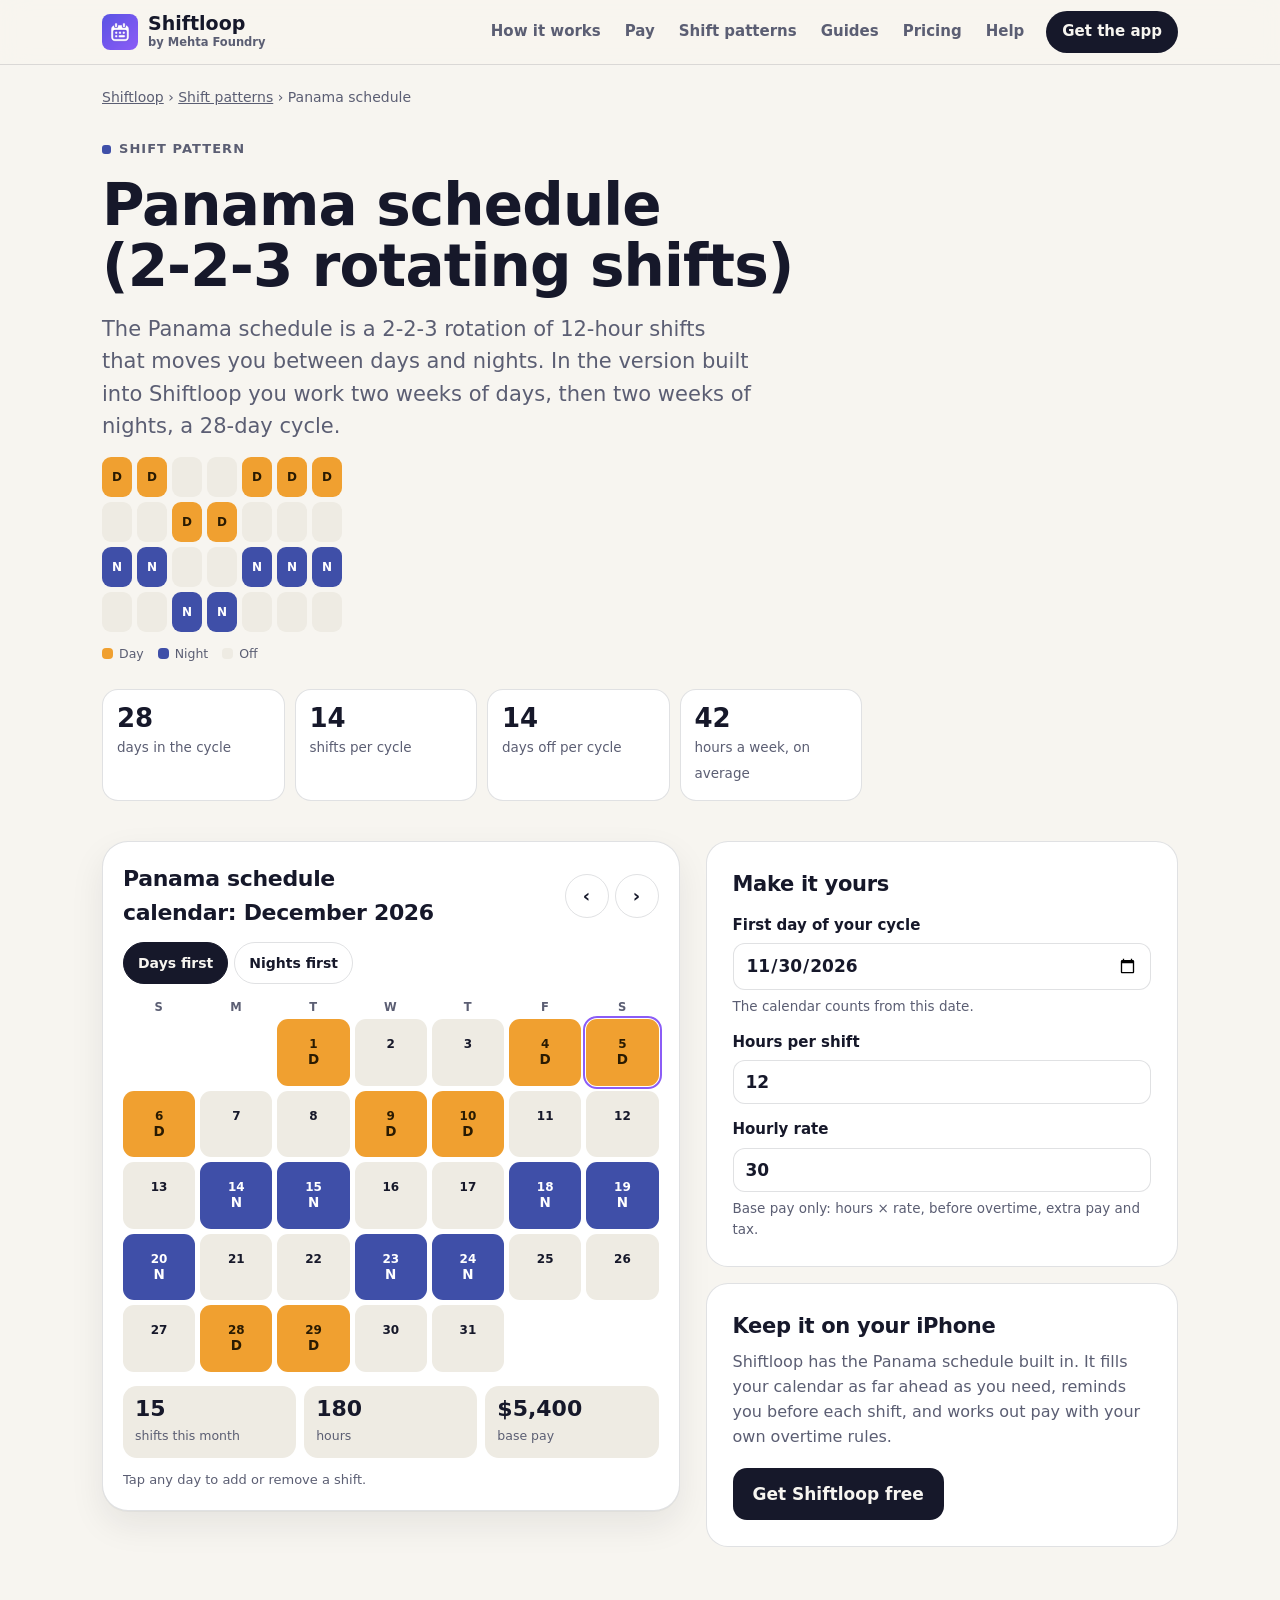
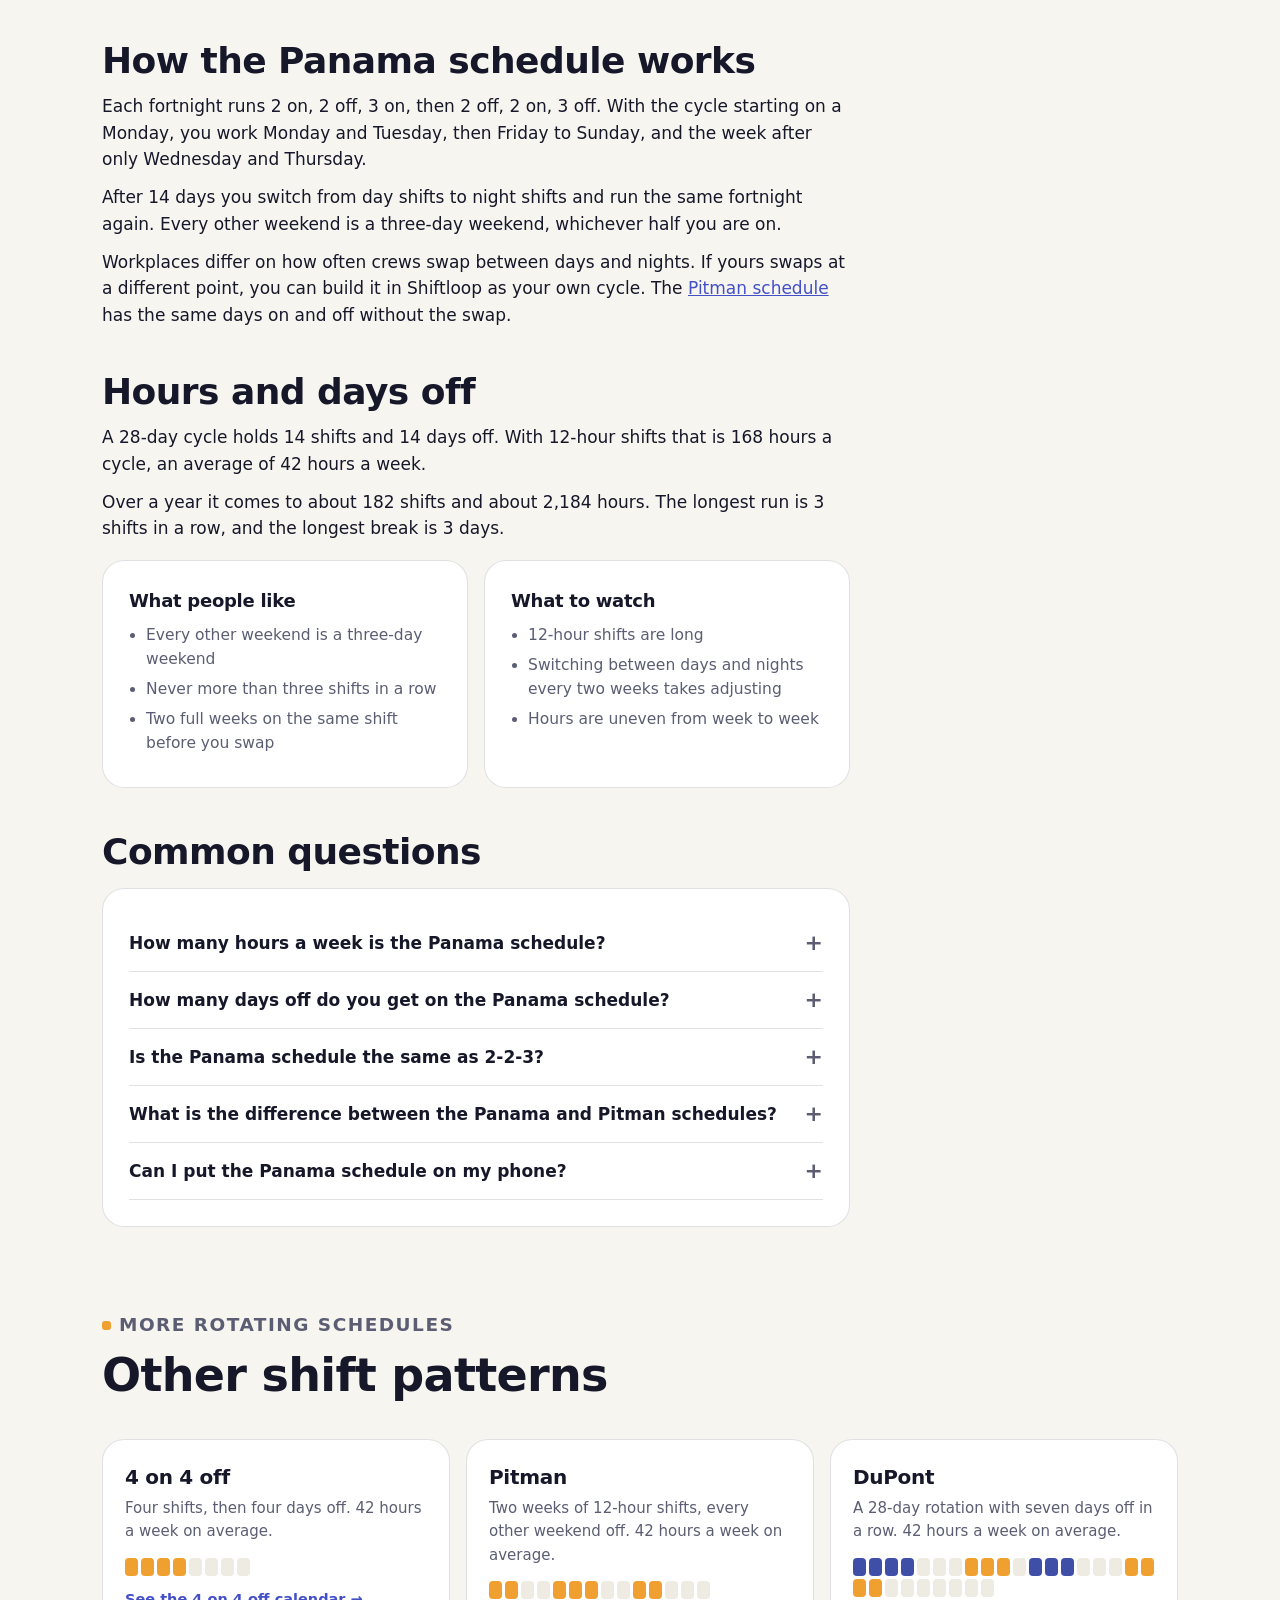
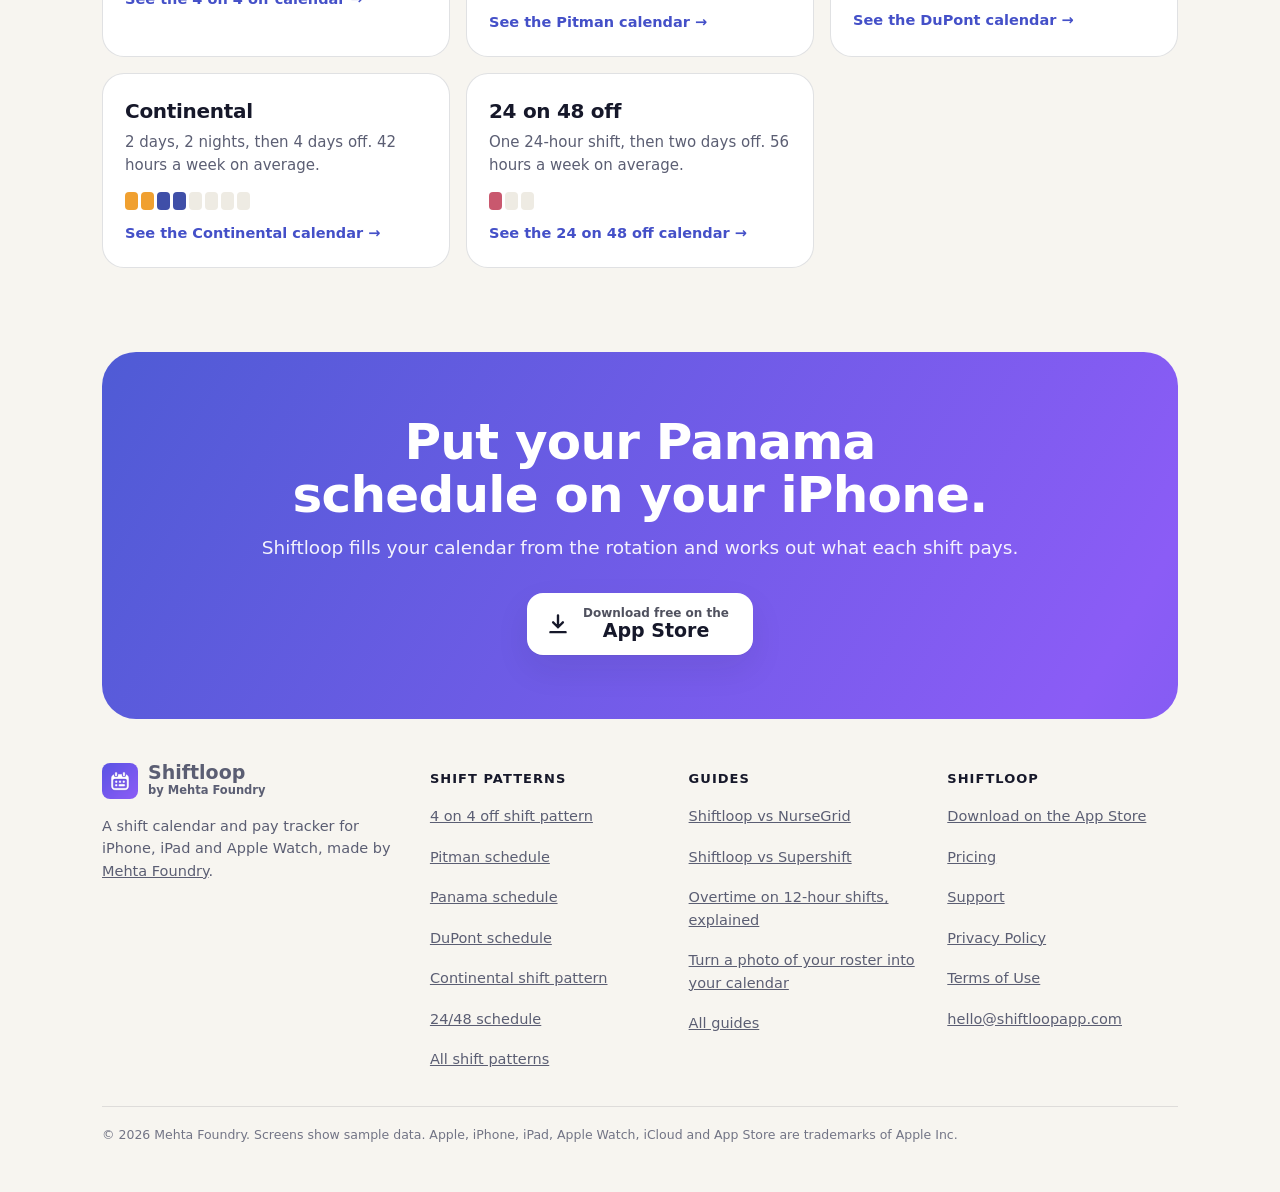
<file: panama-schedule.html>
<!doctype html>
<html lang="en">
<head>
<meta charset="utf-8">
<meta name="viewport" content="width=device-width, initial-scale=1">
<meta name="color-scheme" content="light dark">
<meta name="theme-color" content="#F7F5F0" media="(prefers-color-scheme: light)">
<meta name="theme-color" content="#0F1120" media="(prefers-color-scheme: dark)">
<link rel="icon" type="image/png" sizes="96x96" href="assets/favicon.png">
<link rel="icon" sizes="48x48" href="favicon.ico">
<link rel="apple-touch-icon" href="assets/apple-touch-icon.png">
<link rel="stylesheet" href="assets/site.css?v=426590f4">
<title>Panama Schedule (2-2-3): Calendar and Example | Shiftloop</title>
<meta name="description" content="The Panama schedule explained with an example and a calendar you can start on your own date. A 2-2-3 rotation of 12-hour shifts that alternates days and nights.">
<meta property="og:type" content="article">
<meta property="og:site_name" content="Shiftloop">
<meta property="og:title" content="Panama schedule (2-2-3 rotating shifts)">
<meta property="og:description" content="The Panama schedule explained with an example and a calendar you can start on your own date. A 2-2-3 rotation of 12-hour shifts that alternates days and nights.">
<meta property="og:image" content="https://shiftloopapp.com/assets/og.png">
<meta property="og:image:width" content="1200">
<meta property="og:image:height" content="630">
<meta property="og:image:alt" content="Shiftloop: your shifts, sorted, your pay, checked. The app's month calendar on an iPhone with colour-coded shifts.">
<meta property="og:url" content="https://shiftloopapp.com/panama-schedule.html">
<meta name="twitter:card" content="summary_large_image">
<link rel="canonical" href="https://shiftloopapp.com/panama-schedule.html">
<script type="application/ld+json">{"@context": "https://schema.org", "@type": "BreadcrumbList", "itemListElement": [{"@type": "ListItem", "position": 1, "name": "Shiftloop", "item": "https://shiftloopapp.com/"}, {"@type": "ListItem", "position": 2, "name": "Shift patterns", "item": "https://shiftloopapp.com/shift-patterns.html"}, {"@type": "ListItem", "position": 3, "name": "Panama schedule", "item": "https://shiftloopapp.com/panama-schedule.html"}]}</script>
<script type="application/ld+json">{"@context": "https://schema.org", "@type": "FAQPage", "mainEntity": [{"@type": "Question", "name": "How many hours a week is the Panama schedule?", "acceptedAnswer": {"@type": "Answer", "text": "42 hours a week on average with 12-hour shifts: 14 shifts in every 28 days."}}, {"@type": "Question", "name": "How many days off do you get on the Panama schedule?", "acceptedAnswer": {"@type": "Answer", "text": "14 days off in every 28-day cycle, which is about 183 days off a year."}}, {"@type": "Question", "name": "Is the Panama schedule the same as 2-2-3?", "acceptedAnswer": {"@type": "Answer", "text": "Yes. 2-2-3 describes the run of days: two on, two off, three on. Panama is the best-known name for it."}}, {"@type": "Question", "name": "What is the difference between the Panama and Pitman schedules?", "acceptedAnswer": {"@type": "Answer", "text": "The days on and off are the same. The names are used loosely, but in Shiftloop the Panama alternates two weeks of day shifts with two weeks of night shifts, while the Pitman keeps one kind of shift."}}, {"@type": "Question", "name": "Can I put the Panama schedule on my phone?", "acceptedAnswer": {"@type": "Answer", "text": "Yes. Shiftloop for iPhone has it built in as “Panama”. Choose it under Repeat pattern, say where you are in the cycle, and it fills your calendar as far ahead as you need. The app is free to download."}}]}</script>
</head>
<body>

<header class="top"><div class="wrap">
  <a class="logo" href="./"><img src="assets/icon-small.png" alt="" width="36" height="36"><span><b>Shiftloop</b><small>by Mehta Foundry</small></span></a>
  <nav aria-label="Site">
    <a href="./#how">How it works</a>
    <a href="./#pay">Pay</a>
    <a href="shift-patterns.html">Shift patterns</a>
    <a href="guides.html">Guides</a>
    <a href="./#pricing">Pricing</a>
    <a href="./#support">Help</a>
  </nav>
  <a class="get" href="https://apps.apple.com/app/apple-store/id6818672597?pt=128922679&amp;ct=website&amp;mt=8">Get the app</a>
</div></header>

<main>
<div class="wrap">
  <p class="crumbs"><a href="./">Shiftloop</a> › <a href="shift-patterns.html">Shift patterns</a> › Panama schedule</p>
</div>

<section class="phero"><div class="wrap">
  <p class="label"><i style="--c: var(--night)"></i>Shift pattern</p>
  <h1>Panama schedule (2&#8209;2&#8209;3 rotating shifts)</h1>
  <p class="lede">The Panama schedule is a 2-2-3 rotation of 12-hour shifts that moves you between days and nights. In the version built into Shiftloop you work two weeks of days, then two weeks of nights, a 28-day cycle.</p>
  <div class="strip big weeks" role="img" aria-label="The cycle, day by day: day shift, day shift, off, off, day shift, day shift, day shift, off, off, day shift, day shift, off, off, off, night shift, night shift, off, off, night shift, night shift, night shift, off, off, night shift, night shift, off, off, off"><i data-s="D">D</i><i data-s="D">D</i><i></i><i></i><i data-s="D">D</i><i data-s="D">D</i><i data-s="D">D</i><i></i><i></i><i data-s="D">D</i><i data-s="D">D</i><i></i><i></i><i></i><i data-s="N">N</i><i data-s="N">N</i><i></i><i></i><i data-s="N">N</i><i data-s="N">N</i><i data-s="N">N</i><i></i><i></i><i data-s="N">N</i><i data-s="N">N</i><i></i><i></i><i></i></div>
  <div class="key" style="margin-top: 12px"><span><i style="--c: var(--day)"></i>Day</span><span><i style="--c: var(--night)"></i>Night</span><span><i style="--c: var(--soft)"></i>Off</span></div>
  <div class="stats">
    <div><b>28</b><span>days in the cycle</span></div>
    <div><b>14</b><span>shifts per cycle</span></div>
    <div><b>14</b><span>days off per cycle</span></div>
    <div><b>42</b><span>hours a week, on average</span></div>
  </div>
</div></section>

<section style="padding-bottom: 20px"><div class="wrap">
  <div class="tool" data-cal data-cycle="DDOODDDOODDOOONNOONNNOONNOOO" data-hours="12" data-rate="30">
    <div class="stage">
      <div class="calnav">
        <h2>Panama schedule calendar: <span data-cal-month>this month</span></h2>
        <div><button type="button" data-cal-prev aria-label="Previous month">‹</button><button type="button" data-cal-next aria-label="Next month">›</button></div>
      </div>
      <div class="picks" role="group" aria-label="Version">
        <button type="button" data-cycle="DDOODDDOODDOOONNOONNNOONNOOO" data-hours="12" aria-pressed="true">Days first</button>
        <button type="button" data-cycle="NNOONNNOONNOOODDOODDDOODDOOO" data-hours="12" aria-pressed="false">Nights first</button>
      </div>
      <div class="dow" aria-hidden="true"><span>S</span><span>M</span><span>T</span><span>W</span><span>T</span><span>F</span><span>S</span></div>
      <div class="days"></div>
      <div class="totals" aria-live="polite">
        <div><b data-t="shifts">0</b><span>shifts this month</span></div>
        <div><b data-t="hours">0</b><span>hours</span></div>
        <div><b data-t="pay">$0</b><span>base pay</span></div>
      </div>
      <p class="scene-note">Tap any day to add or remove a shift.</p>
    </div>
    <div class="side">
      <div class="box">
        <h3>Make it yours</h3>
        <div class="fields" style="margin-top: 14px">
          <label>First day of your cycle<input type="date" data-cal-start><small>The calendar counts from this date.</small></label>
          <label>Hours per shift<input type="number" inputmode="decimal" min="1" max="24" step="0.5" value="12" data-cal-hours></label>
          <label>Hourly rate<input type="number" inputmode="decimal" min="0" step="0.5" value="30" data-cal-rate><small>Base pay only: hours × rate, before overtime, extra pay and tax.</small></label>
        </div>
      </div>
      <div class="box">
        <h3>Keep it on your iPhone</h3>
        <p>Shiftloop has the Panama schedule built in. It fills your calendar as far ahead as you need, reminds you before each shift, and works out pay with your own overtime rules.</p>
        <a class="btn" href="https://apps.apple.com/app/apple-store/id6818672597?pt=128922679&amp;ct=website&amp;mt=8">Get Shiftloop free</a>
      </div>
    </div>
  </div>
</div></section>

<section class="block" style="padding-top: 30px"><div class="wrap">
  <div class="prose">
    <h2>How the Panama schedule works</h2>
    <p>Each fortnight runs 2 on, 2 off, 3 on, then 2 off, 2 on, 3 off. With the cycle starting on a Monday, you work Monday and Tuesday, then Friday to Sunday, and the week after only Wednesday and Thursday.</p>
    <p>After 14 days you switch from day shifts to night shifts and run the same fortnight again. Every other weekend is a three-day weekend, whichever half you are on.</p>
    <p>Workplaces differ on how often crews swap between days and nights. If yours swaps at a different point, you can build it in Shiftloop as your own cycle. The <a href="pitman-schedule.html">Pitman schedule</a> has the same days on and off without the swap.</p>
    <h2>Hours and days off</h2>
    <p>A 28-day cycle holds 14 shifts and 14 days off. With 12-hour shifts that is 168 hours a cycle, an average of 42 hours a week.</p>
    <p>Over a year it comes to about 182 shifts and about 2,184 hours. The longest run is 3 shifts in a row, and the longest break is 3 days.</p>
    <div class="two">
      <div class="box"><h3>What people like</h3><ul><li>Every other weekend is a three-day weekend</li><li>Never more than three shifts in a row</li><li>Two full weeks on the same shift before you swap</li></ul></div>
      <div class="box"><h3>What to watch</h3><ul><li>12-hour shifts are long</li><li>Switching between days and nights every two weeks takes adjusting</li><li>Hours are uneven from week to week</li></ul></div>
    </div>
    <h2>Common questions</h2>
  </div>
  <div class="prose box" style="margin-top: 16px">
      <details>
        <summary>How many hours a week is the Panama schedule?</summary>
        <p>42 hours a week on average with 12-hour shifts: 14 shifts in every 28 days.</p>
      </details>
      <details>
        <summary>How many days off do you get on the Panama schedule?</summary>
        <p>14 days off in every 28-day cycle, which is about 183 days off a year.</p>
      </details>
      <details>
        <summary>Is the Panama schedule the same as 2-2-3?</summary>
        <p>Yes. 2-2-3 describes the run of days: two on, two off, three on. Panama is the best-known name for it.</p>
      </details>
      <details>
        <summary>What is the difference between the Panama and Pitman schedules?</summary>
        <p>The days on and off are the same. The names are used loosely, but in Shiftloop the Panama alternates two weeks of day shifts with two weeks of night shifts, while the Pitman keeps one kind of shift.</p>
      </details>
      <details>
        <summary>Can I put the Panama schedule on my phone?</summary>
        <p>Yes. Shiftloop for iPhone has it built in as “Panama”. Choose it under Repeat pattern, say where you are in the cycle, and it fills your calendar as far ahead as you need. The app is free to download.</p>
      </details>
  </div>
</div></section>

<section class="block" style="padding-top: 0"><div class="wrap">
  <div class="head">
    <p class="label"><i style="--c: var(--day)"></i>More rotating schedules</p>
    <h2>Other shift patterns</h2>
  </div>
  <div class="rots">
    <a class="rot" href="4-on-4-off-shift-pattern.html" data-reveal>
      <h3>4 on 4 off</h3>
      <p>Four shifts, then four days off. 42 hours a week on average.</p>
      <div class="strip" aria-hidden="true"><i data-s="D"></i><i data-s="D"></i><i data-s="D"></i><i data-s="D"></i><i></i><i></i><i></i><i></i></div>
      <span>See the 4 on 4 off calendar →</span>
    </a>
    <a class="rot" href="pitman-schedule.html" data-reveal>
      <h3>Pitman</h3>
      <p>Two weeks of 12-hour shifts, every other weekend off. 42 hours a week on average.</p>
      <div class="strip" aria-hidden="true"><i data-s="D"></i><i data-s="D"></i><i></i><i></i><i data-s="D"></i><i data-s="D"></i><i data-s="D"></i><i></i><i></i><i data-s="D"></i><i data-s="D"></i><i></i><i></i><i></i></div>
      <span>See the Pitman calendar →</span>
    </a>
    <a class="rot" href="dupont-schedule.html" data-reveal>
      <h3>DuPont</h3>
      <p>A 28-day rotation with seven days off in a row. 42 hours a week on average.</p>
      <div class="strip" aria-hidden="true"><i data-s="N"></i><i data-s="N"></i><i data-s="N"></i><i data-s="N"></i><i></i><i></i><i></i><i data-s="D"></i><i data-s="D"></i><i data-s="D"></i><i></i><i data-s="N"></i><i data-s="N"></i><i data-s="N"></i><i></i><i></i><i></i><i data-s="D"></i><i data-s="D"></i><i data-s="D"></i><i data-s="D"></i><i></i><i></i><i></i><i></i><i></i><i></i><i></i></div>
      <span>See the DuPont calendar →</span>
    </a>
    <a class="rot" href="continental-shift-pattern.html" data-reveal>
      <h3>Continental</h3>
      <p>2 days, 2 nights, then 4 days off. 42 hours a week on average.</p>
      <div class="strip" aria-hidden="true"><i data-s="D"></i><i data-s="D"></i><i data-s="N"></i><i data-s="N"></i><i></i><i></i><i></i><i></i></div>
      <span>See the Continental calendar →</span>
    </a>
    <a class="rot" href="24-48-schedule.html" data-reveal>
      <h3>24 on 48 off</h3>
      <p>One 24-hour shift, then two days off. 56 hours a week on average.</p>
      <div class="strip" aria-hidden="true"><i data-s="L"></i><i></i><i></i></div>
      <span>See the 24 on 48 off calendar →</span>
    </a>
  </div>
</div></section>

<section class="last"><div class="inner">
  <h2>Put your Panama schedule on your iPhone.</h2>
  <p>Shiftloop fills your calendar from the rotation and works out what each shift pays.</p>
  <a class="store" href="https://apps.apple.com/app/apple-store/id6818672597?pt=128922679&amp;ct=website&amp;mt=8">
    <svg viewBox="0 0 24 24" aria-hidden="true"><path fill="none" stroke="currentColor" stroke-width="2.2" stroke-linecap="round" stroke-linejoin="round" d="M12 4v11m0 0l-4.500-4.500M12 15l4.500-4.500M5 19.500h14"/></svg>
    <span><small>Download free on the</small>App Store</span>
  </a>
</div></section>
</main>

<footer class="foot"><div class="wrap">
  <div class="cols">
    <div>
      <a class="logo" href="./"><img src="assets/icon-small.png" alt="" width="36" height="36" loading="lazy"><span><b>Shiftloop</b><small>by Mehta Foundry</small></span></a>
      <p>A shift calendar and pay tracker for iPhone, iPad and Apple Watch, made by <a href="https://mehtafoundry.com/">Mehta Foundry</a>.</p>
    </div>
    <div>
      <p class="t">Shift patterns</p>
      <ul>
        <li><a href="4-on-4-off-shift-pattern.html">4 on 4 off shift pattern</a></li>
        <li><a href="pitman-schedule.html">Pitman schedule</a></li>
        <li><a href="panama-schedule.html">Panama schedule</a></li>
        <li><a href="dupont-schedule.html">DuPont schedule</a></li>
        <li><a href="continental-shift-pattern.html">Continental shift pattern</a></li>
        <li><a href="24-48-schedule.html">24/48 schedule</a></li>
        <li><a href="shift-patterns.html">All shift patterns</a></li>
      </ul>
    </div>
    <div>
      <p class="t">Guides</p>
      <ul>
        <li><a href="shiftloop-vs-nursegrid.html">Shiftloop vs NurseGrid</a></li>
        <li><a href="shiftloop-vs-supershift.html">Shiftloop vs Supershift</a></li>
        <li><a href="overtime-12-hour-shifts.html">Overtime on 12-hour shifts, explained</a></li>
        <li><a href="roster-scanner.html">Turn a photo of your roster into your calendar</a></li>
        <li><a href="guides.html">All guides</a></li>
      </ul>
    </div>
    <div>
      <p class="t">Shiftloop</p>
      <ul>
        <li><a href="https://apps.apple.com/app/apple-store/id6818672597?pt=128922679&amp;ct=website&amp;mt=8">Download on the App Store</a></li>
        <li><a href="./#pricing">Pricing</a></li>
        <li><a href="support.html">Support</a></li>
        <li><a href="privacy.html">Privacy Policy</a></li>
        <li><a href="https://www.apple.com/legal/internet-services/itunes/dev/stdeula/">Terms of Use</a></li>
        <li><a href="mailto:hello@shiftloopapp.com">hello@shiftloopapp.com</a></li>
      </ul>
    </div>
  </div>
  <p class="legal">© 2026 Mehta Foundry. Screens show sample data. Apple, iPhone, iPad, Apple Watch, iCloud and App Store are trademarks of Apple Inc.</p>
</div></footer>
<script src="assets/site.js?v=426590f4" defer></script>

</body>
</html>
</file>
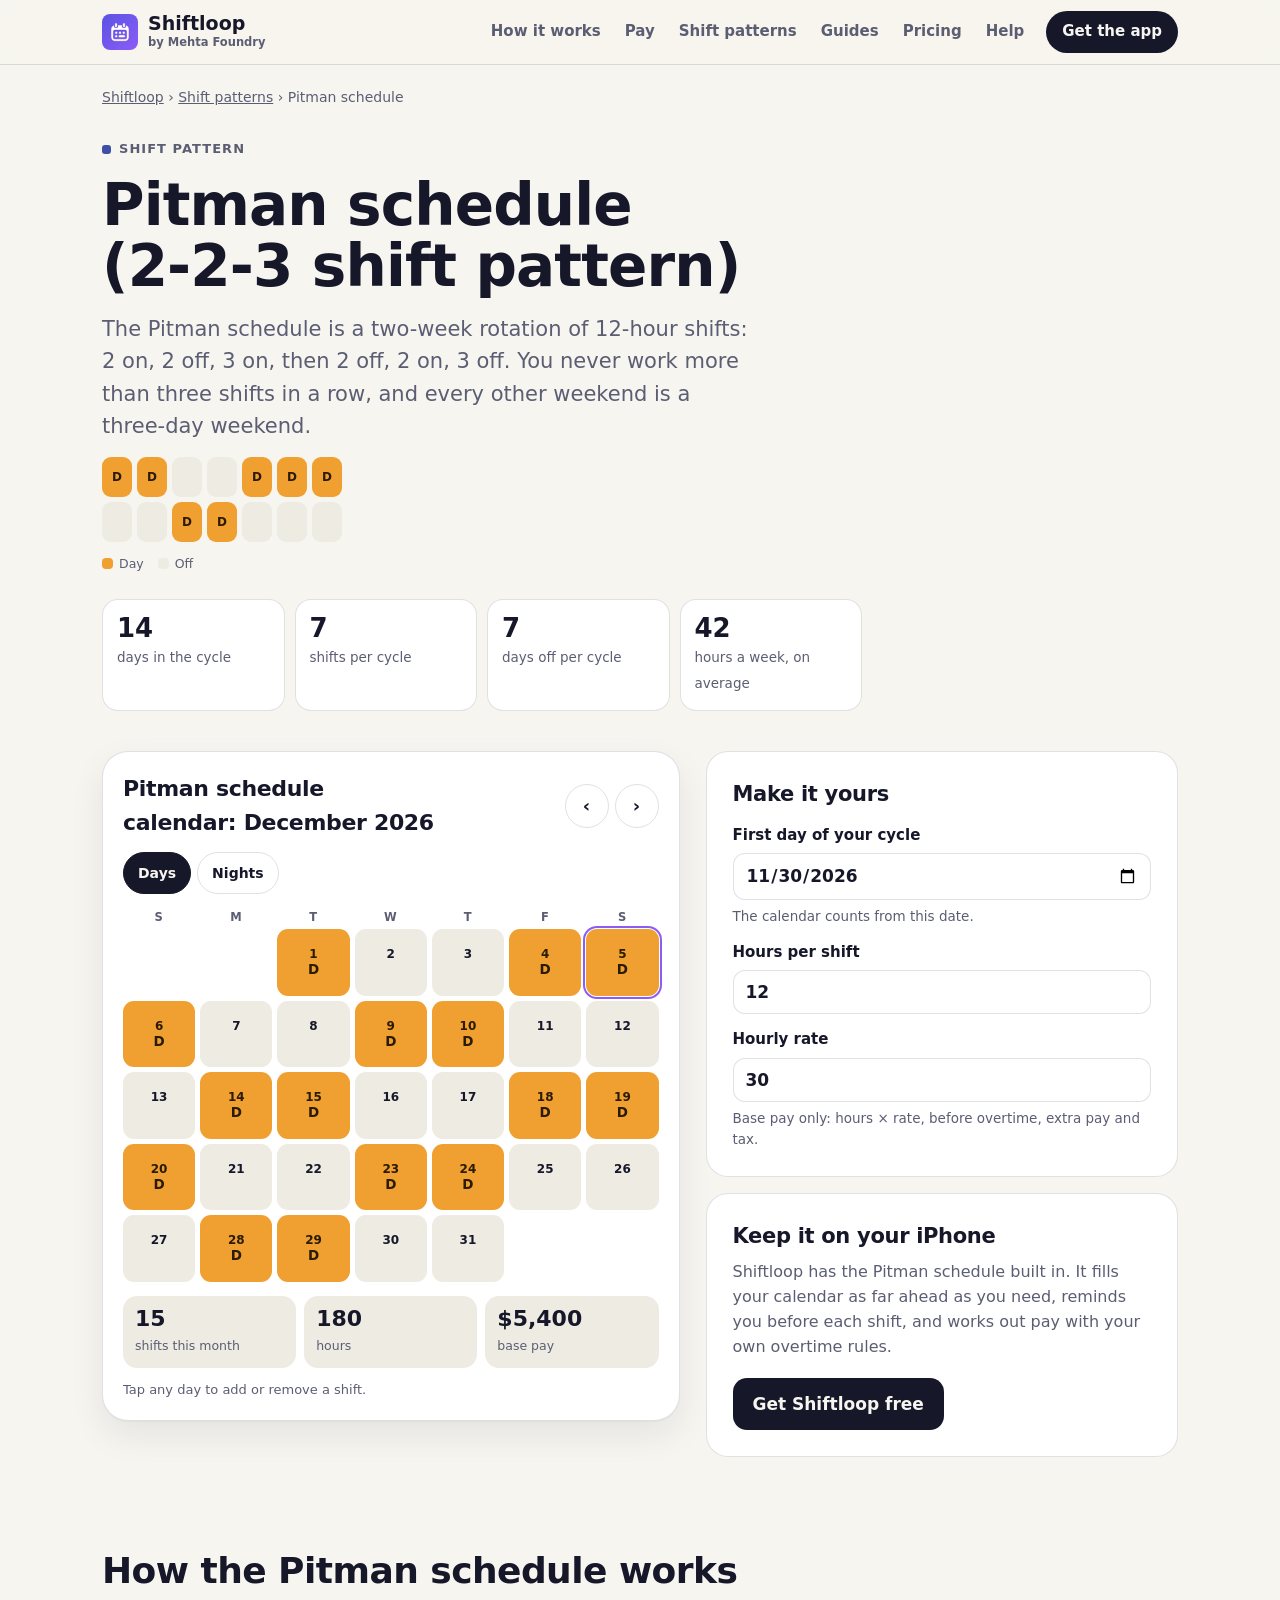
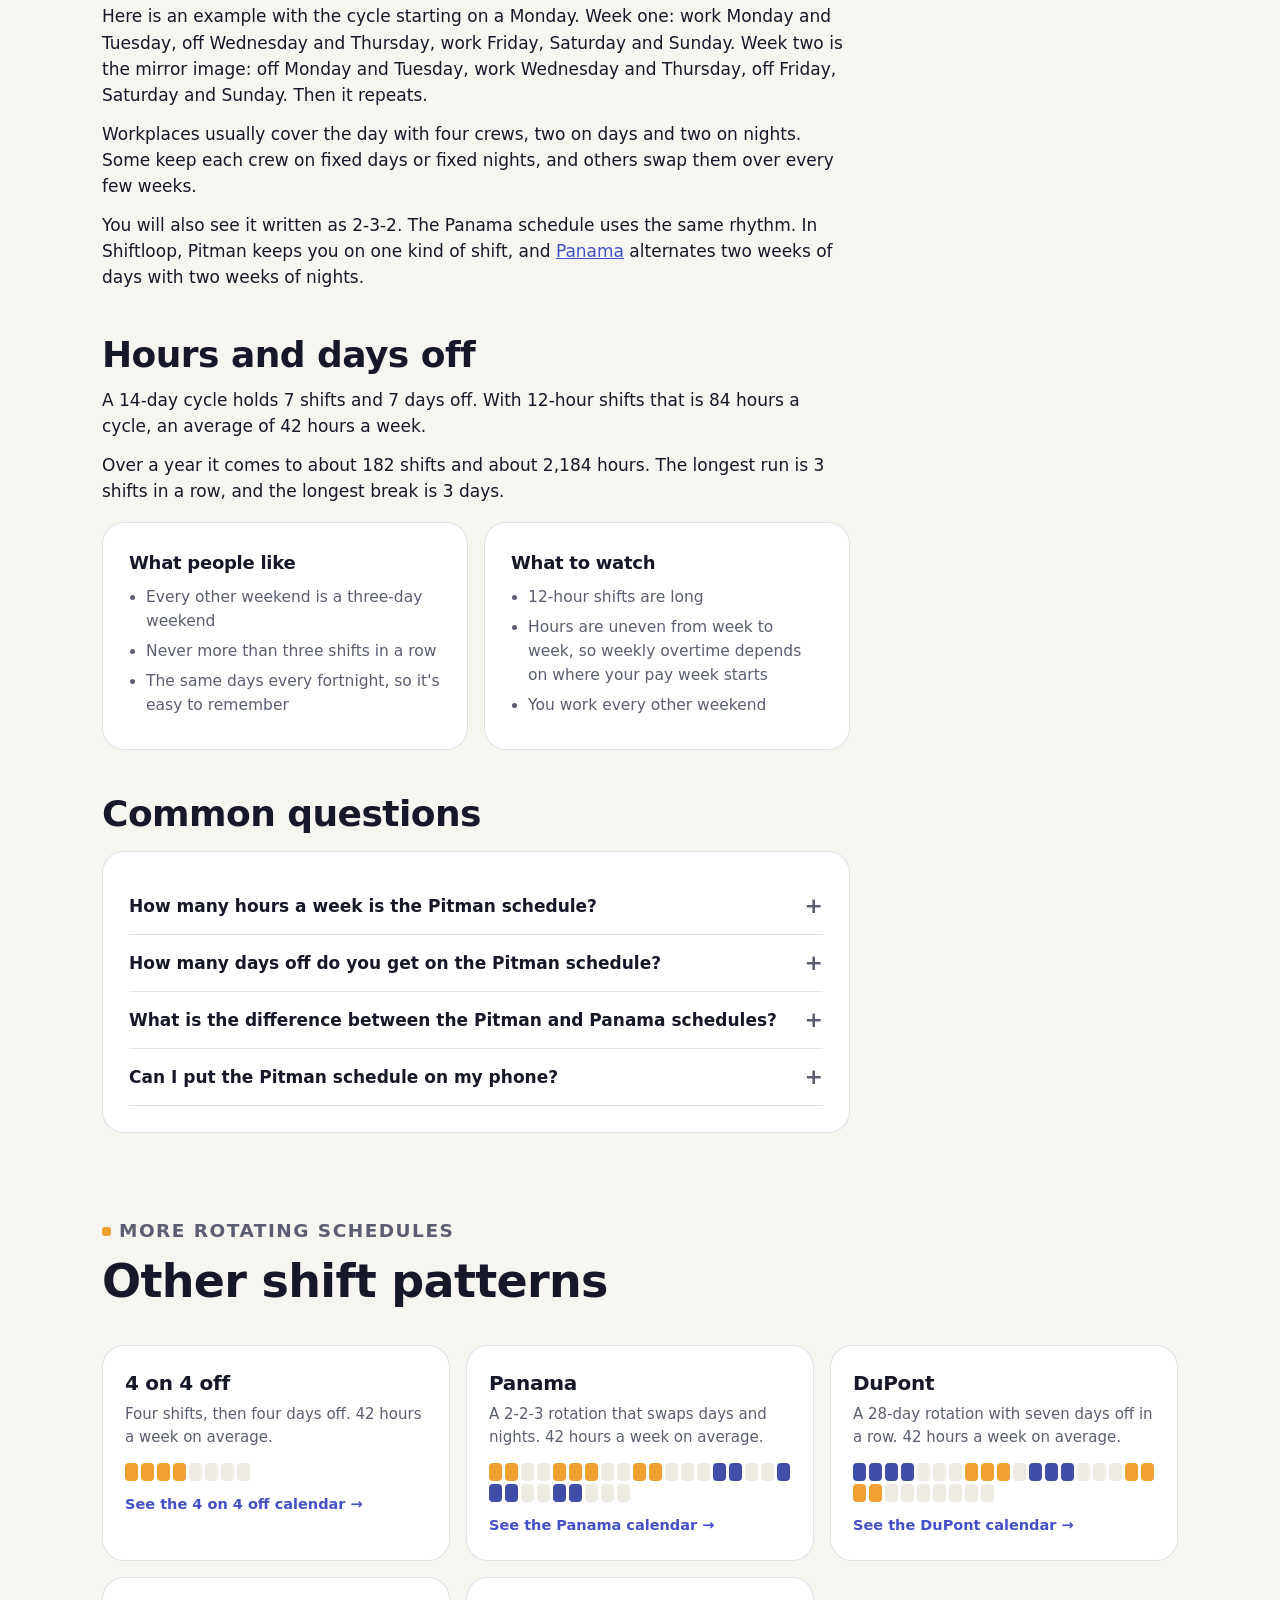
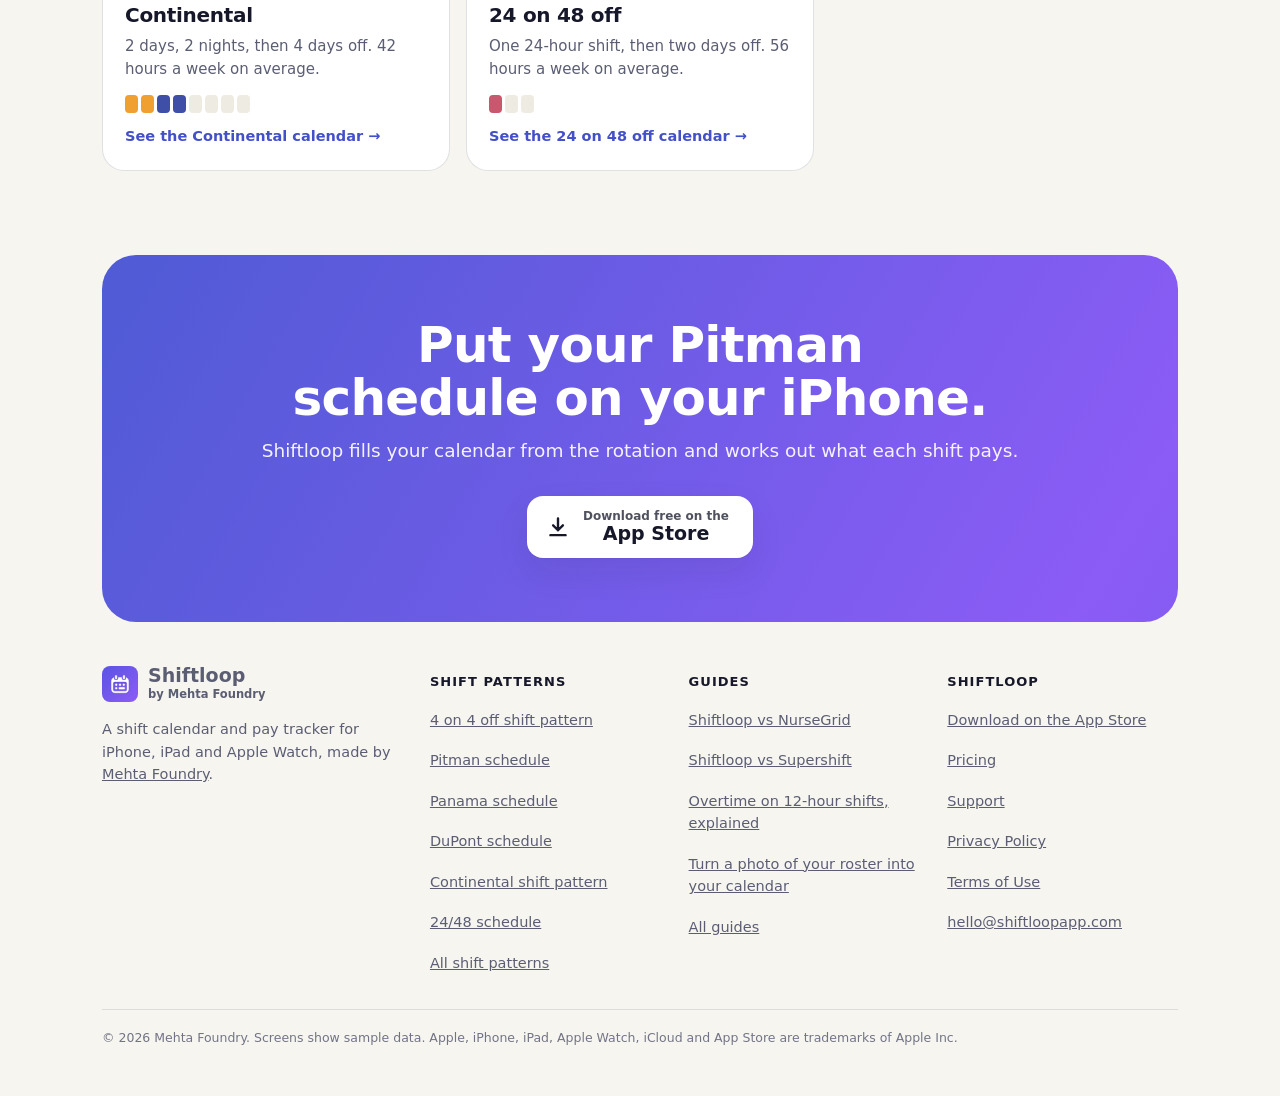
<file: pitman-schedule.html>
<!doctype html>
<html lang="en">
<head>
<meta charset="utf-8">
<meta name="viewport" content="width=device-width, initial-scale=1">
<meta name="color-scheme" content="light dark">
<meta name="theme-color" content="#F7F5F0" media="(prefers-color-scheme: light)">
<meta name="theme-color" content="#0F1120" media="(prefers-color-scheme: dark)">
<link rel="icon" type="image/png" sizes="96x96" href="assets/favicon.png">
<link rel="icon" sizes="48x48" href="favicon.ico">
<link rel="apple-touch-icon" href="assets/apple-touch-icon.png">
<link rel="stylesheet" href="assets/site.css?v=426590f4">
<title>Pitman Schedule (2-2-3): Calendar, Example and Hours | Shiftloop</title>
<meta name="description" content="The Pitman schedule explained with an example and a calendar you can start on your own date. A two-week rotation of 12-hour shifts with every other weekend off.">
<meta property="og:type" content="article">
<meta property="og:site_name" content="Shiftloop">
<meta property="og:title" content="Pitman schedule (2-2-3 shift pattern)">
<meta property="og:description" content="The Pitman schedule explained with an example and a calendar you can start on your own date. A two-week rotation of 12-hour shifts with every other weekend off.">
<meta property="og:image" content="https://shiftloopapp.com/assets/og.png">
<meta property="og:image:width" content="1200">
<meta property="og:image:height" content="630">
<meta property="og:image:alt" content="Shiftloop: your shifts, sorted, your pay, checked. The app's month calendar on an iPhone with colour-coded shifts.">
<meta property="og:url" content="https://shiftloopapp.com/pitman-schedule.html">
<meta name="twitter:card" content="summary_large_image">
<link rel="canonical" href="https://shiftloopapp.com/pitman-schedule.html">
<script type="application/ld+json">{"@context": "https://schema.org", "@type": "BreadcrumbList", "itemListElement": [{"@type": "ListItem", "position": 1, "name": "Shiftloop", "item": "https://shiftloopapp.com/"}, {"@type": "ListItem", "position": 2, "name": "Shift patterns", "item": "https://shiftloopapp.com/shift-patterns.html"}, {"@type": "ListItem", "position": 3, "name": "Pitman schedule", "item": "https://shiftloopapp.com/pitman-schedule.html"}]}</script>
<script type="application/ld+json">{"@context": "https://schema.org", "@type": "FAQPage", "mainEntity": [{"@type": "Question", "name": "How many hours a week is the Pitman schedule?", "acceptedAnswer": {"@type": "Answer", "text": "42 hours a week on average with 12-hour shifts: 7 shifts in every 14 days."}}, {"@type": "Question", "name": "How many days off do you get on the Pitman schedule?", "acceptedAnswer": {"@type": "Answer", "text": "7 days off in every 14-day cycle, which is about 183 days off a year."}}, {"@type": "Question", "name": "What is the difference between the Pitman and Panama schedules?", "acceptedAnswer": {"@type": "Answer", "text": "The days on and off are the same. The names are used loosely, but in Shiftloop the Pitman keeps one kind of shift, while the Panama alternates two weeks of day shifts with two weeks of night shifts."}}, {"@type": "Question", "name": "Can I put the Pitman schedule on my phone?", "acceptedAnswer": {"@type": "Answer", "text": "Yes. Shiftloop for iPhone has it built in as “Pitman / 2-2-3”. Choose it under Repeat pattern, say where you are in the cycle, and it fills your calendar as far ahead as you need. The app is free to download."}}]}</script>
</head>
<body>

<header class="top"><div class="wrap">
  <a class="logo" href="./"><img src="assets/icon-small.png" alt="" width="36" height="36"><span><b>Shiftloop</b><small>by Mehta Foundry</small></span></a>
  <nav aria-label="Site">
    <a href="./#how">How it works</a>
    <a href="./#pay">Pay</a>
    <a href="shift-patterns.html">Shift patterns</a>
    <a href="guides.html">Guides</a>
    <a href="./#pricing">Pricing</a>
    <a href="./#support">Help</a>
  </nav>
  <a class="get" href="https://apps.apple.com/app/apple-store/id6818672597?pt=128922679&amp;ct=website&amp;mt=8">Get the app</a>
</div></header>

<main>
<div class="wrap">
  <p class="crumbs"><a href="./">Shiftloop</a> › <a href="shift-patterns.html">Shift patterns</a> › Pitman schedule</p>
</div>

<section class="phero"><div class="wrap">
  <p class="label"><i style="--c: var(--night)"></i>Shift pattern</p>
  <h1>Pitman schedule (2&#8209;2&#8209;3 shift pattern)</h1>
  <p class="lede">The Pitman schedule is a two-week rotation of 12-hour shifts: 2 on, 2 off, 3 on, then 2 off, 2 on, 3 off. You never work more than three shifts in a row, and every other weekend is a three-day weekend.</p>
  <div class="strip big weeks" role="img" aria-label="The cycle, day by day: day shift, day shift, off, off, day shift, day shift, day shift, off, off, day shift, day shift, off, off, off"><i data-s="D">D</i><i data-s="D">D</i><i></i><i></i><i data-s="D">D</i><i data-s="D">D</i><i data-s="D">D</i><i></i><i></i><i data-s="D">D</i><i data-s="D">D</i><i></i><i></i><i></i></div>
  <div class="key" style="margin-top: 12px"><span><i style="--c: var(--day)"></i>Day</span><span><i style="--c: var(--soft)"></i>Off</span></div>
  <div class="stats">
    <div><b>14</b><span>days in the cycle</span></div>
    <div><b>7</b><span>shifts per cycle</span></div>
    <div><b>7</b><span>days off per cycle</span></div>
    <div><b>42</b><span>hours a week, on average</span></div>
  </div>
</div></section>

<section style="padding-bottom: 20px"><div class="wrap">
  <div class="tool" data-cal data-cycle="DDOODDDOODDOOO" data-hours="12" data-rate="30">
    <div class="stage">
      <div class="calnav">
        <h2>Pitman schedule calendar: <span data-cal-month>this month</span></h2>
        <div><button type="button" data-cal-prev aria-label="Previous month">‹</button><button type="button" data-cal-next aria-label="Next month">›</button></div>
      </div>
      <div class="picks" role="group" aria-label="Version">
        <button type="button" data-cycle="DDOODDDOODDOOO" data-hours="12" aria-pressed="true">Days</button>
        <button type="button" data-cycle="NNOONNNOONNOOO" data-hours="12" aria-pressed="false">Nights</button>
      </div>
      <div class="dow" aria-hidden="true"><span>S</span><span>M</span><span>T</span><span>W</span><span>T</span><span>F</span><span>S</span></div>
      <div class="days"></div>
      <div class="totals" aria-live="polite">
        <div><b data-t="shifts">0</b><span>shifts this month</span></div>
        <div><b data-t="hours">0</b><span>hours</span></div>
        <div><b data-t="pay">$0</b><span>base pay</span></div>
      </div>
      <p class="scene-note">Tap any day to add or remove a shift.</p>
    </div>
    <div class="side">
      <div class="box">
        <h3>Make it yours</h3>
        <div class="fields" style="margin-top: 14px">
          <label>First day of your cycle<input type="date" data-cal-start><small>The calendar counts from this date.</small></label>
          <label>Hours per shift<input type="number" inputmode="decimal" min="1" max="24" step="0.5" value="12" data-cal-hours></label>
          <label>Hourly rate<input type="number" inputmode="decimal" min="0" step="0.5" value="30" data-cal-rate><small>Base pay only: hours × rate, before overtime, extra pay and tax.</small></label>
        </div>
      </div>
      <div class="box">
        <h3>Keep it on your iPhone</h3>
        <p>Shiftloop has the Pitman schedule built in. It fills your calendar as far ahead as you need, reminds you before each shift, and works out pay with your own overtime rules.</p>
        <a class="btn" href="https://apps.apple.com/app/apple-store/id6818672597?pt=128922679&amp;ct=website&amp;mt=8">Get Shiftloop free</a>
      </div>
    </div>
  </div>
</div></section>

<section class="block" style="padding-top: 30px"><div class="wrap">
  <div class="prose">
    <h2>How the Pitman schedule works</h2>
    <p>Here is an example with the cycle starting on a Monday. Week one: work Monday and Tuesday, off Wednesday and Thursday, work Friday, Saturday and Sunday. Week two is the mirror image: off Monday and Tuesday, work Wednesday and Thursday, off Friday, Saturday and Sunday. Then it repeats.</p>
    <p>Workplaces usually cover the day with four crews, two on days and two on nights. Some keep each crew on fixed days or fixed nights, and others swap them over every few weeks.</p>
    <p>You will also see it written as 2-3-2. The Panama schedule uses the same rhythm. In Shiftloop, Pitman keeps you on one kind of shift, and <a href="panama-schedule.html">Panama</a> alternates two weeks of days with two weeks of nights.</p>
    <h2>Hours and days off</h2>
    <p>A 14-day cycle holds 7 shifts and 7 days off. With 12-hour shifts that is 84 hours a cycle, an average of 42 hours a week.</p>
    <p>Over a year it comes to about 182 shifts and about 2,184 hours. The longest run is 3 shifts in a row, and the longest break is 3 days.</p>
    <div class="two">
      <div class="box"><h3>What people like</h3><ul><li>Every other weekend is a three-day weekend</li><li>Never more than three shifts in a row</li><li>The same days every fortnight, so it's easy to remember</li></ul></div>
      <div class="box"><h3>What to watch</h3><ul><li>12-hour shifts are long</li><li>Hours are uneven from week to week, so weekly overtime depends on where your pay week starts</li><li>You work every other weekend</li></ul></div>
    </div>
    <h2>Common questions</h2>
  </div>
  <div class="prose box" style="margin-top: 16px">
      <details>
        <summary>How many hours a week is the Pitman schedule?</summary>
        <p>42 hours a week on average with 12-hour shifts: 7 shifts in every 14 days.</p>
      </details>
      <details>
        <summary>How many days off do you get on the Pitman schedule?</summary>
        <p>7 days off in every 14-day cycle, which is about 183 days off a year.</p>
      </details>
      <details>
        <summary>What is the difference between the Pitman and Panama schedules?</summary>
        <p>The days on and off are the same. The names are used loosely, but in Shiftloop the Pitman keeps one kind of shift, while the Panama alternates two weeks of day shifts with two weeks of night shifts.</p>
      </details>
      <details>
        <summary>Can I put the Pitman schedule on my phone?</summary>
        <p>Yes. Shiftloop for iPhone has it built in as “Pitman / 2-2-3”. Choose it under Repeat pattern, say where you are in the cycle, and it fills your calendar as far ahead as you need. The app is free to download.</p>
      </details>
  </div>
</div></section>

<section class="block" style="padding-top: 0"><div class="wrap">
  <div class="head">
    <p class="label"><i style="--c: var(--day)"></i>More rotating schedules</p>
    <h2>Other shift patterns</h2>
  </div>
  <div class="rots">
    <a class="rot" href="4-on-4-off-shift-pattern.html" data-reveal>
      <h3>4 on 4 off</h3>
      <p>Four shifts, then four days off. 42 hours a week on average.</p>
      <div class="strip" aria-hidden="true"><i data-s="D"></i><i data-s="D"></i><i data-s="D"></i><i data-s="D"></i><i></i><i></i><i></i><i></i></div>
      <span>See the 4 on 4 off calendar →</span>
    </a>
    <a class="rot" href="panama-schedule.html" data-reveal>
      <h3>Panama</h3>
      <p>A 2-2-3 rotation that swaps days and nights. 42 hours a week on average.</p>
      <div class="strip" aria-hidden="true"><i data-s="D"></i><i data-s="D"></i><i></i><i></i><i data-s="D"></i><i data-s="D"></i><i data-s="D"></i><i></i><i></i><i data-s="D"></i><i data-s="D"></i><i></i><i></i><i></i><i data-s="N"></i><i data-s="N"></i><i></i><i></i><i data-s="N"></i><i data-s="N"></i><i data-s="N"></i><i></i><i></i><i data-s="N"></i><i data-s="N"></i><i></i><i></i><i></i></div>
      <span>See the Panama calendar →</span>
    </a>
    <a class="rot" href="dupont-schedule.html" data-reveal>
      <h3>DuPont</h3>
      <p>A 28-day rotation with seven days off in a row. 42 hours a week on average.</p>
      <div class="strip" aria-hidden="true"><i data-s="N"></i><i data-s="N"></i><i data-s="N"></i><i data-s="N"></i><i></i><i></i><i></i><i data-s="D"></i><i data-s="D"></i><i data-s="D"></i><i></i><i data-s="N"></i><i data-s="N"></i><i data-s="N"></i><i></i><i></i><i></i><i data-s="D"></i><i data-s="D"></i><i data-s="D"></i><i data-s="D"></i><i></i><i></i><i></i><i></i><i></i><i></i><i></i></div>
      <span>See the DuPont calendar →</span>
    </a>
    <a class="rot" href="continental-shift-pattern.html" data-reveal>
      <h3>Continental</h3>
      <p>2 days, 2 nights, then 4 days off. 42 hours a week on average.</p>
      <div class="strip" aria-hidden="true"><i data-s="D"></i><i data-s="D"></i><i data-s="N"></i><i data-s="N"></i><i></i><i></i><i></i><i></i></div>
      <span>See the Continental calendar →</span>
    </a>
    <a class="rot" href="24-48-schedule.html" data-reveal>
      <h3>24 on 48 off</h3>
      <p>One 24-hour shift, then two days off. 56 hours a week on average.</p>
      <div class="strip" aria-hidden="true"><i data-s="L"></i><i></i><i></i></div>
      <span>See the 24 on 48 off calendar →</span>
    </a>
  </div>
</div></section>

<section class="last"><div class="inner">
  <h2>Put your Pitman schedule on your iPhone.</h2>
  <p>Shiftloop fills your calendar from the rotation and works out what each shift pays.</p>
  <a class="store" href="https://apps.apple.com/app/apple-store/id6818672597?pt=128922679&amp;ct=website&amp;mt=8">
    <svg viewBox="0 0 24 24" aria-hidden="true"><path fill="none" stroke="currentColor" stroke-width="2.2" stroke-linecap="round" stroke-linejoin="round" d="M12 4v11m0 0l-4.500-4.500M12 15l4.500-4.500M5 19.500h14"/></svg>
    <span><small>Download free on the</small>App Store</span>
  </a>
</div></section>
</main>

<footer class="foot"><div class="wrap">
  <div class="cols">
    <div>
      <a class="logo" href="./"><img src="assets/icon-small.png" alt="" width="36" height="36" loading="lazy"><span><b>Shiftloop</b><small>by Mehta Foundry</small></span></a>
      <p>A shift calendar and pay tracker for iPhone, iPad and Apple Watch, made by <a href="https://mehtafoundry.com/">Mehta Foundry</a>.</p>
    </div>
    <div>
      <p class="t">Shift patterns</p>
      <ul>
        <li><a href="4-on-4-off-shift-pattern.html">4 on 4 off shift pattern</a></li>
        <li><a href="pitman-schedule.html">Pitman schedule</a></li>
        <li><a href="panama-schedule.html">Panama schedule</a></li>
        <li><a href="dupont-schedule.html">DuPont schedule</a></li>
        <li><a href="continental-shift-pattern.html">Continental shift pattern</a></li>
        <li><a href="24-48-schedule.html">24/48 schedule</a></li>
        <li><a href="shift-patterns.html">All shift patterns</a></li>
      </ul>
    </div>
    <div>
      <p class="t">Guides</p>
      <ul>
        <li><a href="shiftloop-vs-nursegrid.html">Shiftloop vs NurseGrid</a></li>
        <li><a href="shiftloop-vs-supershift.html">Shiftloop vs Supershift</a></li>
        <li><a href="overtime-12-hour-shifts.html">Overtime on 12-hour shifts, explained</a></li>
        <li><a href="roster-scanner.html">Turn a photo of your roster into your calendar</a></li>
        <li><a href="guides.html">All guides</a></li>
      </ul>
    </div>
    <div>
      <p class="t">Shiftloop</p>
      <ul>
        <li><a href="https://apps.apple.com/app/apple-store/id6818672597?pt=128922679&amp;ct=website&amp;mt=8">Download on the App Store</a></li>
        <li><a href="./#pricing">Pricing</a></li>
        <li><a href="support.html">Support</a></li>
        <li><a href="privacy.html">Privacy Policy</a></li>
        <li><a href="https://www.apple.com/legal/internet-services/itunes/dev/stdeula/">Terms of Use</a></li>
        <li><a href="mailto:hello@shiftloopapp.com">hello@shiftloopapp.com</a></li>
      </ul>
    </div>
  </div>
  <p class="legal">© 2026 Mehta Foundry. Screens show sample data. Apple, iPhone, iPad, Apple Watch, iCloud and App Store are trademarks of Apple Inc.</p>
</div></footer>
<script src="assets/site.js?v=426590f4" defer></script>

</body>
</html>
</file>
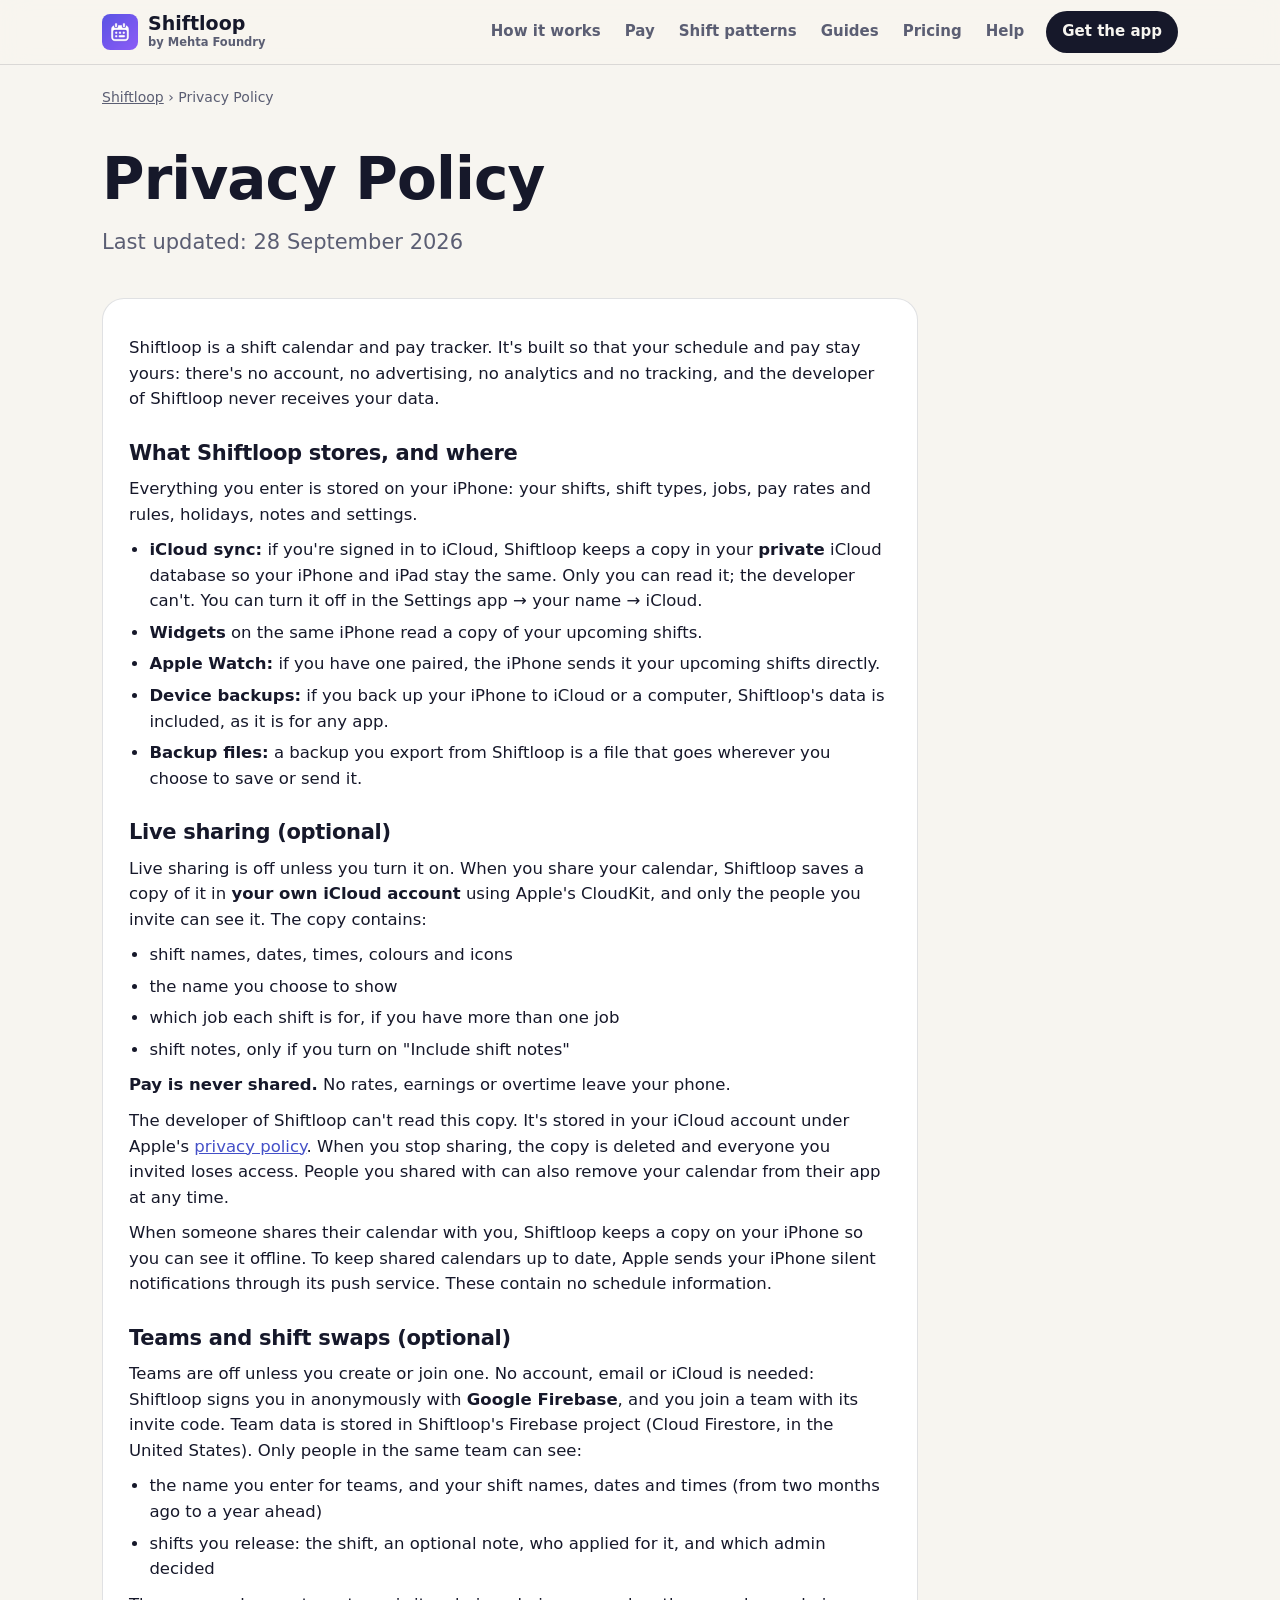
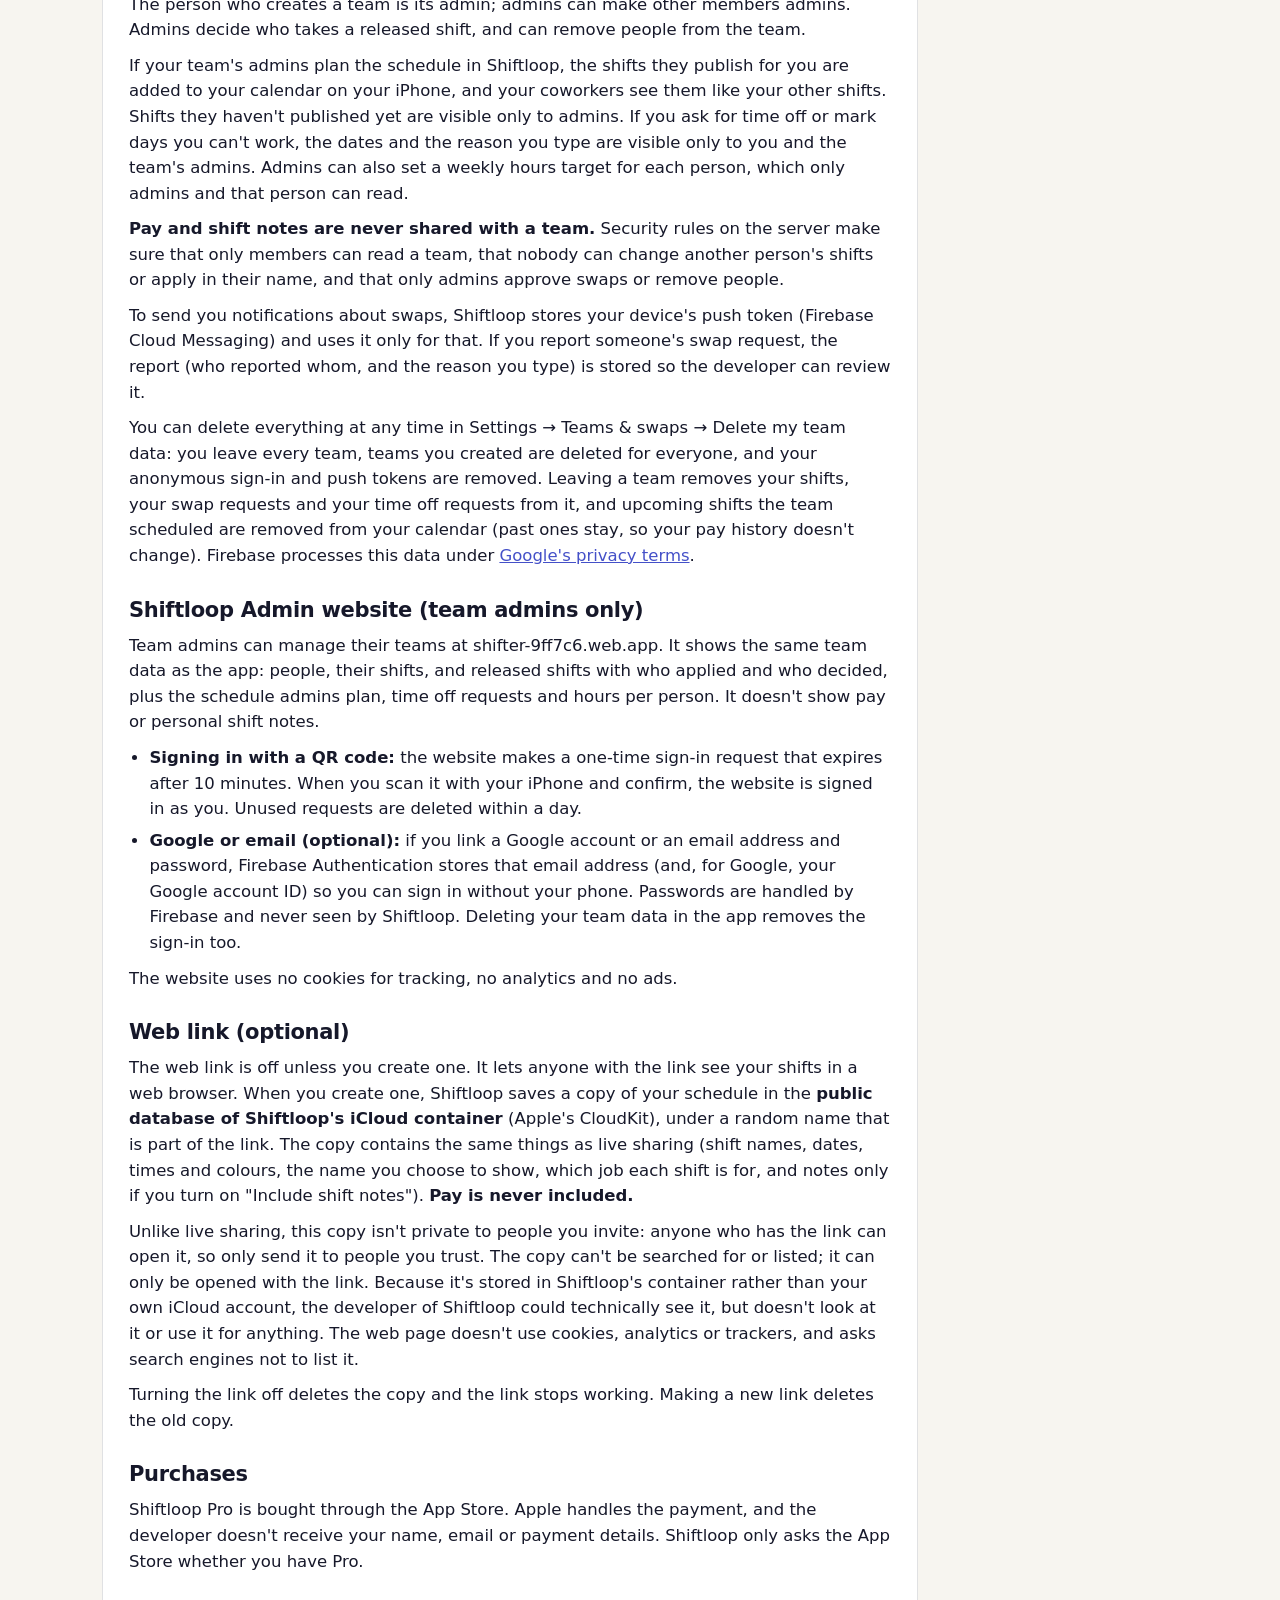
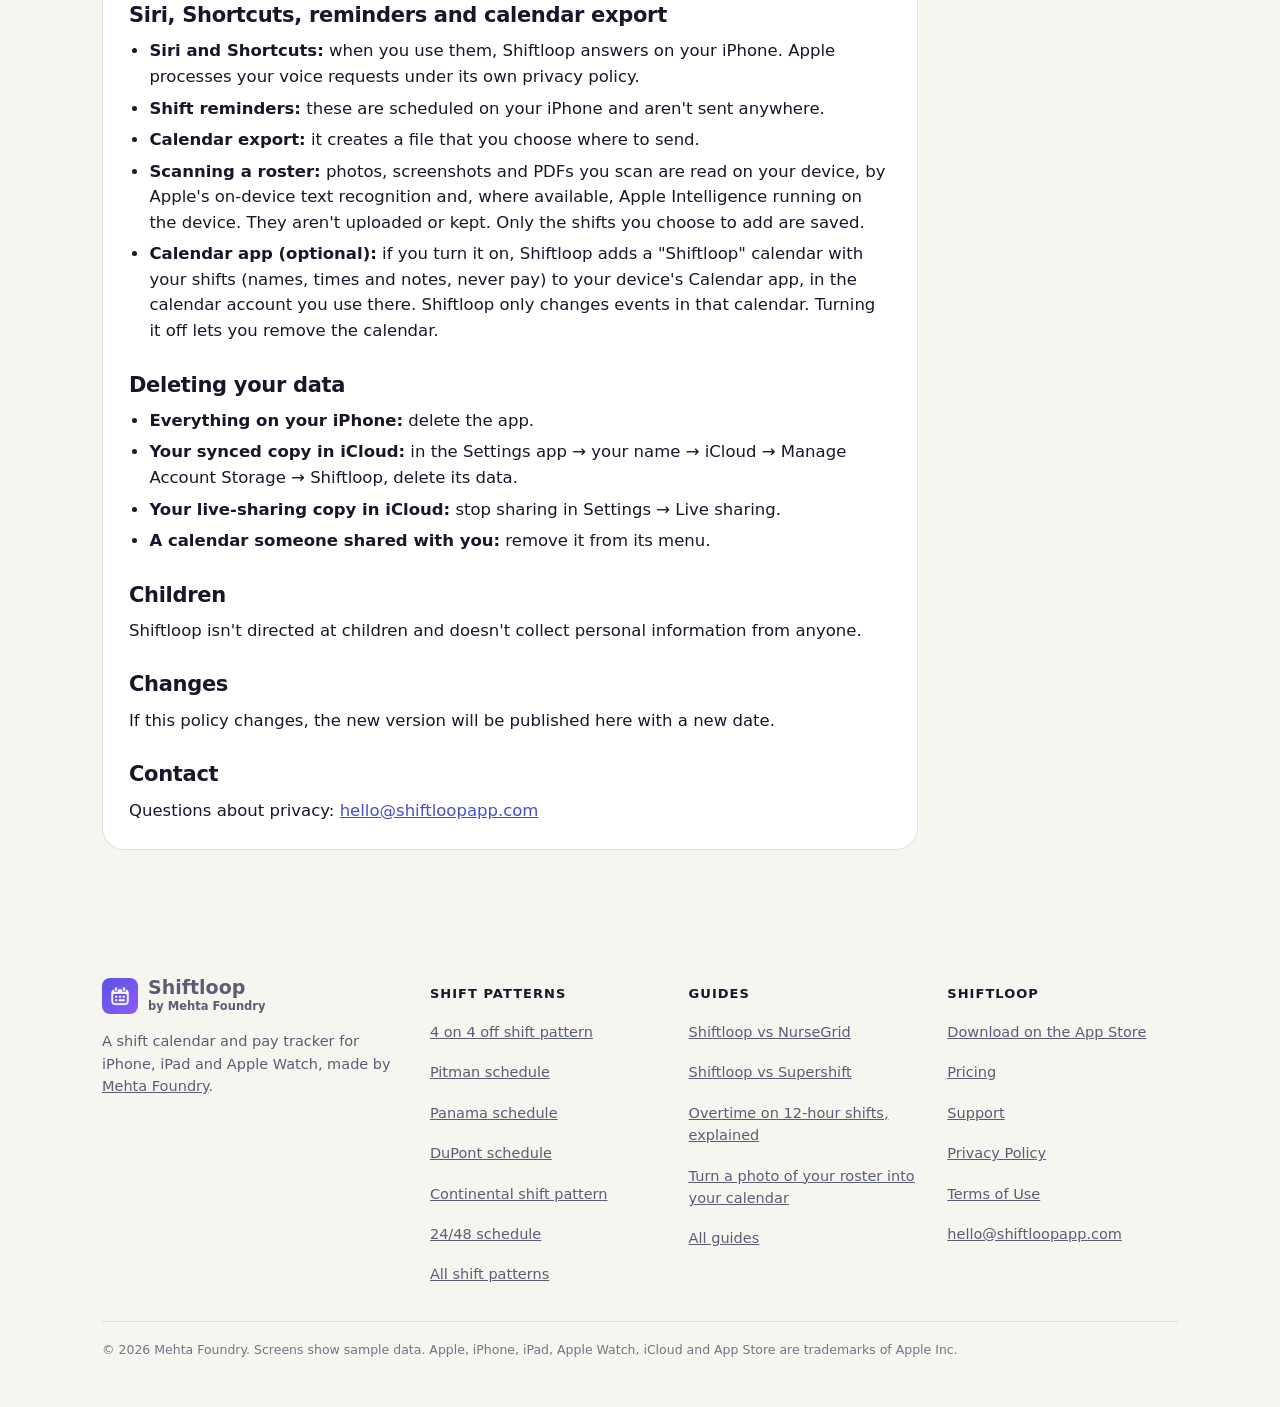
<file: privacy.html>
<!doctype html>
<html lang="en">
<head>
<meta charset="utf-8">
<meta name="viewport" content="width=device-width, initial-scale=1">
<meta name="color-scheme" content="light dark">
<meta name="theme-color" content="#F7F5F0" media="(prefers-color-scheme: light)">
<meta name="theme-color" content="#0F1120" media="(prefers-color-scheme: dark)">
<link rel="icon" type="image/png" sizes="96x96" href="assets/favicon.png">
<link rel="icon" sizes="48x48" href="favicon.ico">
<link rel="apple-touch-icon" href="assets/apple-touch-icon.png">
<link rel="stylesheet" href="assets/site.css?v=426590f4">
<title>Shiftloop Privacy Policy</title>
<meta name="description" content="How Shiftloop handles your data: your schedule and pay stay on your devices and in your own iCloud.">
<meta property="og:type" content="website">
<meta property="og:site_name" content="Shiftloop">
<meta property="og:title" content="Shiftloop Privacy Policy">
<meta property="og:description" content="How Shiftloop handles your data: your schedule and pay stay on your devices and in your own iCloud.">
<meta property="og:image" content="https://shiftloopapp.com/assets/og.png">
<meta property="og:image:width" content="1200">
<meta property="og:image:height" content="630">
<meta property="og:image:alt" content="Shiftloop: your shifts, sorted, your pay, checked. The app's month calendar on an iPhone with colour-coded shifts.">
<meta property="og:url" content="https://shiftloopapp.com/privacy.html">
<meta name="twitter:card" content="summary_large_image">
<link rel="canonical" href="https://shiftloopapp.com/privacy.html">
</head>
<body>

<header class="top"><div class="wrap">
  <a class="logo" href="./"><img src="assets/icon-small.png" alt="" width="36" height="36"><span><b>Shiftloop</b><small>by Mehta Foundry</small></span></a>
  <nav aria-label="Site">
    <a href="./#how">How it works</a>
    <a href="./#pay">Pay</a>
    <a href="shift-patterns.html">Shift patterns</a>
    <a href="guides.html">Guides</a>
    <a href="./#pricing">Pricing</a>
    <a href="./#support">Help</a>
  </nav>
  <a class="get" href="https://apps.apple.com/app/apple-store/id6818672597?pt=128922679&amp;ct=website&amp;mt=8">Get the app</a>
</div></header>

<main>
<div class="wrap">
  <p class="crumbs"><a href="./">Shiftloop</a> › Privacy Policy</p>
</div>
<section class="phero"><div class="wrap">
  <h1>Privacy Policy</h1>
  <p class="lede">Last updated: 28 September 2026</p>
</div></section>
<section style="padding-bottom: 84px"><div class="wrap">
  <div class="docs">
    <div class="box doc">
<p>Shiftloop is a shift calendar and pay tracker. It's built so that your schedule and pay stay yours: there's no account, no advertising, no analytics and no tracking, and the developer of Shiftloop never receives your data.</p>
<h2 id="what-shiftloop-stores-and-where">What Shiftloop stores, and where</h2>
<p>Everything you enter is stored on your iPhone: your shifts, shift types, jobs, pay rates and rules, holidays, notes and settings.</p>
<ul><li><strong>iCloud sync:</strong> if you're signed in to iCloud, Shiftloop keeps a copy in your <strong>private</strong> iCloud database so your iPhone and iPad stay the same. Only you can read it; the developer can't. You can turn it off in the Settings app → your name → iCloud.</li><li><strong>Widgets</strong> on the same iPhone read a copy of your upcoming shifts.</li><li><strong>Apple Watch:</strong> if you have one paired, the iPhone sends it your upcoming shifts directly.</li><li><strong>Device backups:</strong> if you back up your iPhone to iCloud or a computer, Shiftloop's data is included, as it is for any app.</li><li><strong>Backup files:</strong> a backup you export from Shiftloop is a file that goes wherever you choose to save or send it.</li></ul>
<h2 id="live-sharing-optional">Live sharing (optional)</h2>
<p>Live sharing is off unless you turn it on. When you share your calendar, Shiftloop saves a copy of it in <strong>your own iCloud account</strong> using Apple's CloudKit, and only the people you invite can see it. The copy contains:</p>
<ul><li>shift names, dates, times, colours and icons</li><li>the name you choose to show</li><li>which job each shift is for, if you have more than one job</li><li>shift notes, only if you turn on "Include shift notes"</li></ul>
<p><strong>Pay is never shared.</strong> No rates, earnings or overtime leave your phone.</p>
<p>The developer of Shiftloop can't read this copy. It's stored in your iCloud account under Apple's <a href="https://www.apple.com/legal/privacy/">privacy policy</a>. When you stop sharing, the copy is deleted and everyone you invited loses access. People you shared with can also remove your calendar from their app at any time.</p>
<p>When someone shares their calendar with you, Shiftloop keeps a copy on your iPhone so you can see it offline. To keep shared calendars up to date, Apple sends your iPhone silent notifications through its push service. These contain no schedule information.</p>
<h2 id="teams-and-shift-swaps-optional">Teams and shift swaps (optional)</h2>
<p>Teams are off unless you create or join one. No account, email or iCloud is needed: Shiftloop signs you in anonymously with <strong>Google Firebase</strong>, and you join a team with its invite code. Team data is stored in Shiftloop's Firebase project (Cloud Firestore, in the United States). Only people in the same team can see:</p>
<ul><li>the name you enter for teams, and your shift names, dates and times (from two months ago to a year ahead)</li><li>shifts you release: the shift, an optional note, who applied for it, and which admin decided</li></ul>
<p>The person who creates a team is its admin; admins can make other members admins. Admins decide who takes a released shift, and can remove people from the team.</p>
<p>If your team's admins plan the schedule in Shiftloop, the shifts they publish for you are added to your calendar on your iPhone, and your coworkers see them like your other shifts. Shifts they haven't published yet are visible only to admins. If you ask for time off or mark days you can't work, the dates and the reason you type are visible only to you and the team's admins. Admins can also set a weekly hours target for each person, which only admins and that person can read.</p>
<p><strong>Pay and shift notes are never shared with a team.</strong> Security rules on the server make sure that only members can read a team, that nobody can change another person's shifts or apply in their name, and that only admins approve swaps or remove people.</p>
<p>To send you notifications about swaps, Shiftloop stores your device's push token (Firebase Cloud Messaging) and uses it only for that. If you report someone's swap request, the report (who reported whom, and the reason you type) is stored so the developer can review it.</p>
<p>You can delete everything at any time in Settings → Teams &amp; swaps → Delete my team data: you leave every team, teams you created are deleted for everyone, and your anonymous sign-in and push tokens are removed. Leaving a team removes your shifts, your swap requests and your time off requests from it, and upcoming shifts the team scheduled are removed from your calendar (past ones stay, so your pay history doesn't change). Firebase processes this data under <a href="https://firebase.google.com/support/privacy">Google's privacy terms</a>.</p>
<h2 id="shiftloop-admin-website-team-admins-only">Shiftloop Admin website (team admins only)</h2>
<p>Team admins can manage their teams at shifter-9ff7c6.web.app. It shows the same team data as the app: people, their shifts, and released shifts with who applied and who decided, plus the schedule admins plan, time off requests and hours per person. It doesn't show pay or personal shift notes.</p>
<ul><li><strong>Signing in with a QR code:</strong> the website makes a one-time sign-in request that expires after 10 minutes. When you scan it with your iPhone and confirm, the website is signed in as you. Unused requests are deleted within a day.</li><li><strong>Google or email (optional):</strong> if you link a Google account or an email address and password, Firebase Authentication stores that email address (and, for Google, your Google account ID) so you can sign in without your phone. Passwords are handled by Firebase and never seen by Shiftloop. Deleting your team data in the app removes the sign-in too.</li></ul>
<p>The website uses no cookies for tracking, no analytics and no ads.</p>
<h2 id="web-link-optional">Web link (optional)</h2>
<p>The web link is off unless you create one. It lets anyone with the link see your shifts in a web browser. When you create one, Shiftloop saves a copy of your schedule in the <strong>public database of Shiftloop's iCloud container</strong> (Apple's CloudKit), under a random name that is part of the link. The copy contains the same things as live sharing (shift names, dates, times and colours, the name you choose to show, which job each shift is for, and notes only if you turn on "Include shift notes"). <strong>Pay is never included.</strong></p>
<p>Unlike live sharing, this copy isn't private to people you invite: anyone who has the link can open it, so only send it to people you trust. The copy can't be searched for or listed; it can only be opened with the link. Because it's stored in Shiftloop's container rather than your own iCloud account, the developer of Shiftloop could technically see it, but doesn't look at it or use it for anything. The web page doesn't use cookies, analytics or trackers, and asks search engines not to list it.</p>
<p>Turning the link off deletes the copy and the link stops working. Making a new link deletes the old copy.</p>
<h2 id="purchases">Purchases</h2>
<p>Shiftloop Pro is bought through the App Store. Apple handles the payment, and the developer doesn't receive your name, email or payment details. Shiftloop only asks the App Store whether you have Pro.</p>
<h2 id="siri-shortcuts-reminders-and-calendar-export">Siri, Shortcuts, reminders and calendar export</h2>
<ul><li><strong>Siri and Shortcuts:</strong> when you use them, Shiftloop answers on your iPhone. Apple processes your voice requests under its own privacy policy.</li><li><strong>Shift reminders:</strong> these are scheduled on your iPhone and aren't sent anywhere.</li><li><strong>Calendar export:</strong> it creates a file that you choose where to send.</li><li><strong>Scanning a roster:</strong> photos, screenshots and PDFs you scan are read on your device, by Apple's on-device text recognition and, where available, Apple Intelligence running on the device. They aren't uploaded or kept. Only the shifts you choose to add are saved.</li><li><strong>Calendar app (optional):</strong> if you turn it on, Shiftloop adds a "Shiftloop" calendar with your shifts (names, times and notes, never pay) to your device's Calendar app, in the calendar account you use there. Shiftloop only changes events in that calendar. Turning it off lets you remove the calendar.</li></ul>
<h2 id="deleting-your-data">Deleting your data</h2>
<ul><li><strong>Everything on your iPhone:</strong> delete the app.</li><li><strong>Your synced copy in iCloud:</strong> in the Settings app → your name → iCloud → Manage Account Storage → Shiftloop, delete its data.</li><li><strong>Your live-sharing copy in iCloud:</strong> stop sharing in Settings → Live sharing.</li><li><strong>A calendar someone shared with you:</strong> remove it from its menu.</li></ul>
<h2 id="children">Children</h2>
<p>Shiftloop isn't directed at children and doesn't collect personal information from anyone.</p>
<h2 id="changes">Changes</h2>
<p>If this policy changes, the new version will be published here with a new date.</p>
<h2 id="contact">Contact</h2>
<p>Questions about privacy: <a href="mailto:hello@shiftloopapp.com">hello@shiftloopapp.com</a></p>
    </div>
  </div>
</div></section>
</main>

<footer class="foot"><div class="wrap">
  <div class="cols">
    <div>
      <a class="logo" href="./"><img src="assets/icon-small.png" alt="" width="36" height="36" loading="lazy"><span><b>Shiftloop</b><small>by Mehta Foundry</small></span></a>
      <p>A shift calendar and pay tracker for iPhone, iPad and Apple Watch, made by <a href="https://mehtafoundry.com/">Mehta Foundry</a>.</p>
    </div>
    <div>
      <p class="t">Shift patterns</p>
      <ul>
        <li><a href="4-on-4-off-shift-pattern.html">4 on 4 off shift pattern</a></li>
        <li><a href="pitman-schedule.html">Pitman schedule</a></li>
        <li><a href="panama-schedule.html">Panama schedule</a></li>
        <li><a href="dupont-schedule.html">DuPont schedule</a></li>
        <li><a href="continental-shift-pattern.html">Continental shift pattern</a></li>
        <li><a href="24-48-schedule.html">24/48 schedule</a></li>
        <li><a href="shift-patterns.html">All shift patterns</a></li>
      </ul>
    </div>
    <div>
      <p class="t">Guides</p>
      <ul>
        <li><a href="shiftloop-vs-nursegrid.html">Shiftloop vs NurseGrid</a></li>
        <li><a href="shiftloop-vs-supershift.html">Shiftloop vs Supershift</a></li>
        <li><a href="overtime-12-hour-shifts.html">Overtime on 12-hour shifts, explained</a></li>
        <li><a href="roster-scanner.html">Turn a photo of your roster into your calendar</a></li>
        <li><a href="guides.html">All guides</a></li>
      </ul>
    </div>
    <div>
      <p class="t">Shiftloop</p>
      <ul>
        <li><a href="https://apps.apple.com/app/apple-store/id6818672597?pt=128922679&amp;ct=website&amp;mt=8">Download on the App Store</a></li>
        <li><a href="./#pricing">Pricing</a></li>
        <li><a href="support.html">Support</a></li>
        <li><a href="privacy.html">Privacy Policy</a></li>
        <li><a href="https://www.apple.com/legal/internet-services/itunes/dev/stdeula/">Terms of Use</a></li>
        <li><a href="mailto:hello@shiftloopapp.com">hello@shiftloopapp.com</a></li>
      </ul>
    </div>
  </div>
  <p class="legal">© 2026 Mehta Foundry. Screens show sample data. Apple, iPhone, iPad, Apple Watch, iCloud and App Store are trademarks of Apple Inc.</p>
</div></footer>
<script src="assets/site.js?v=426590f4" defer></script>

</body>
</html>
</file>
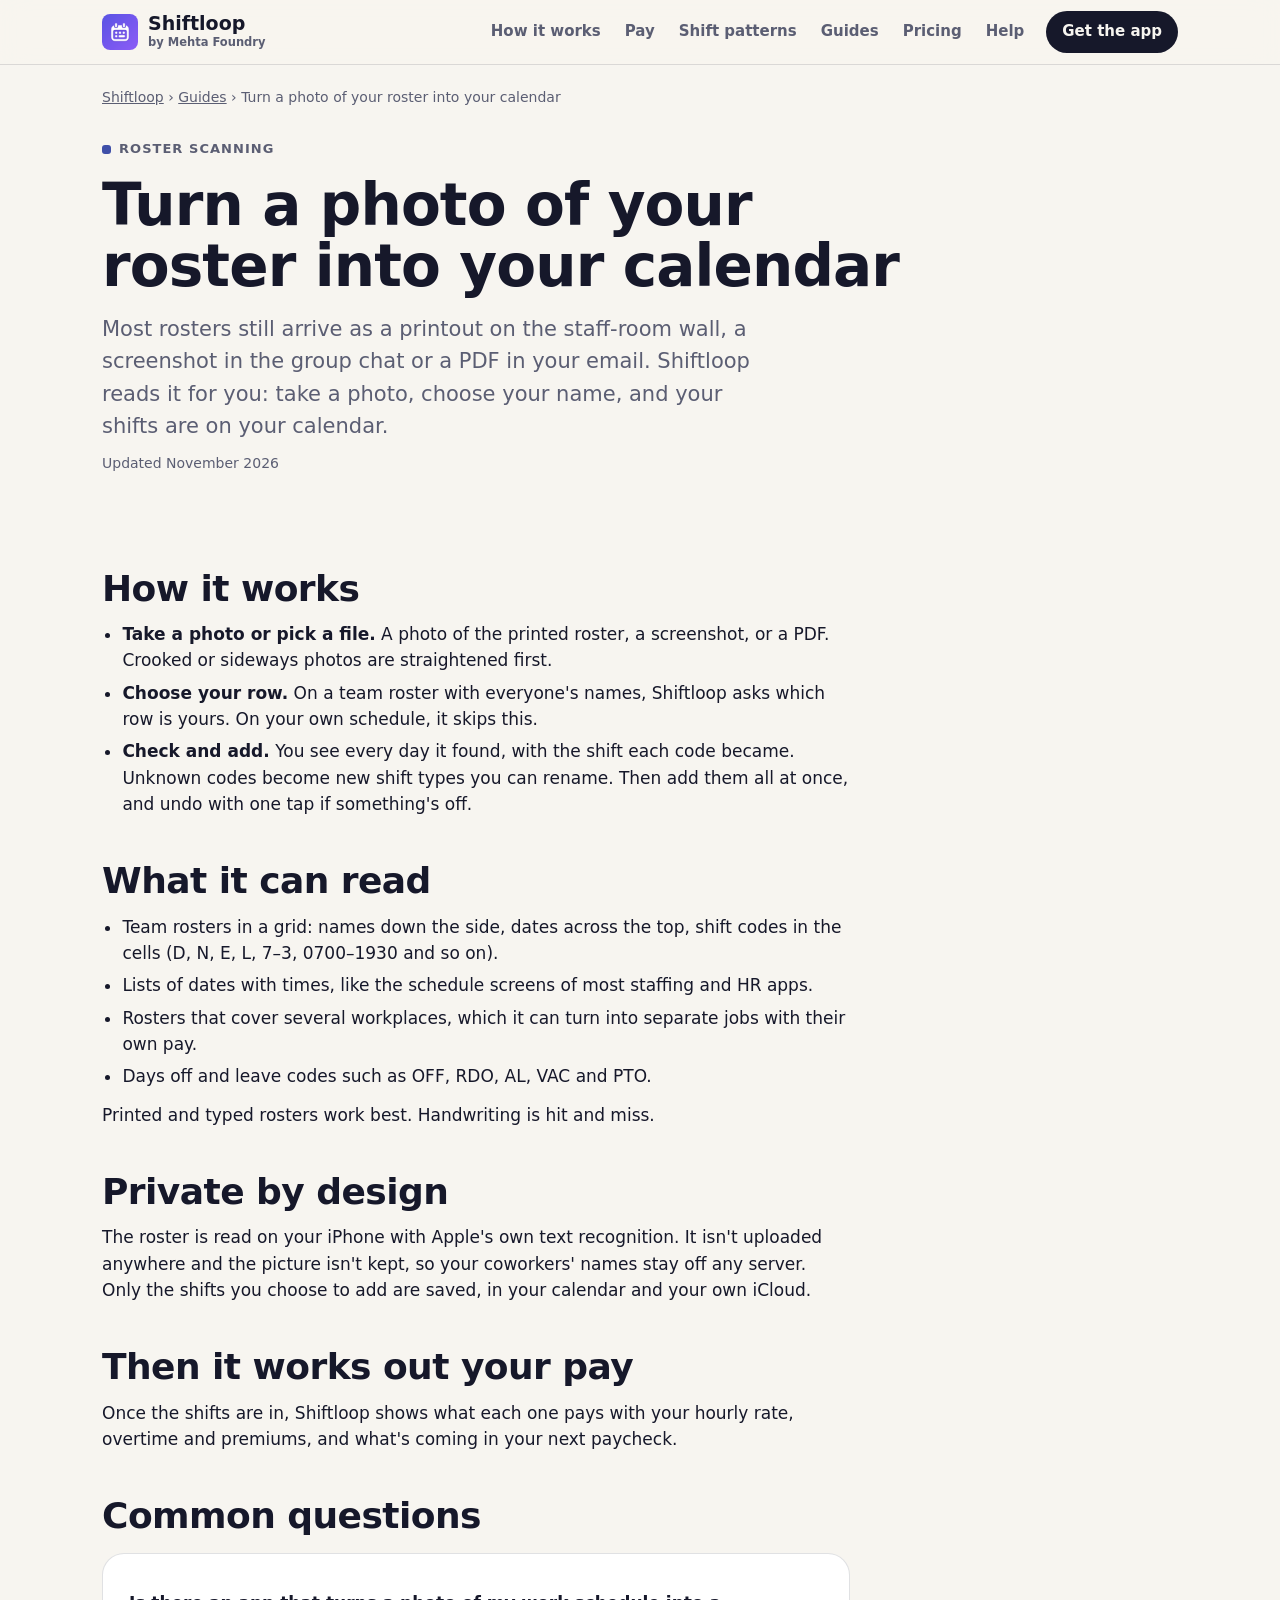
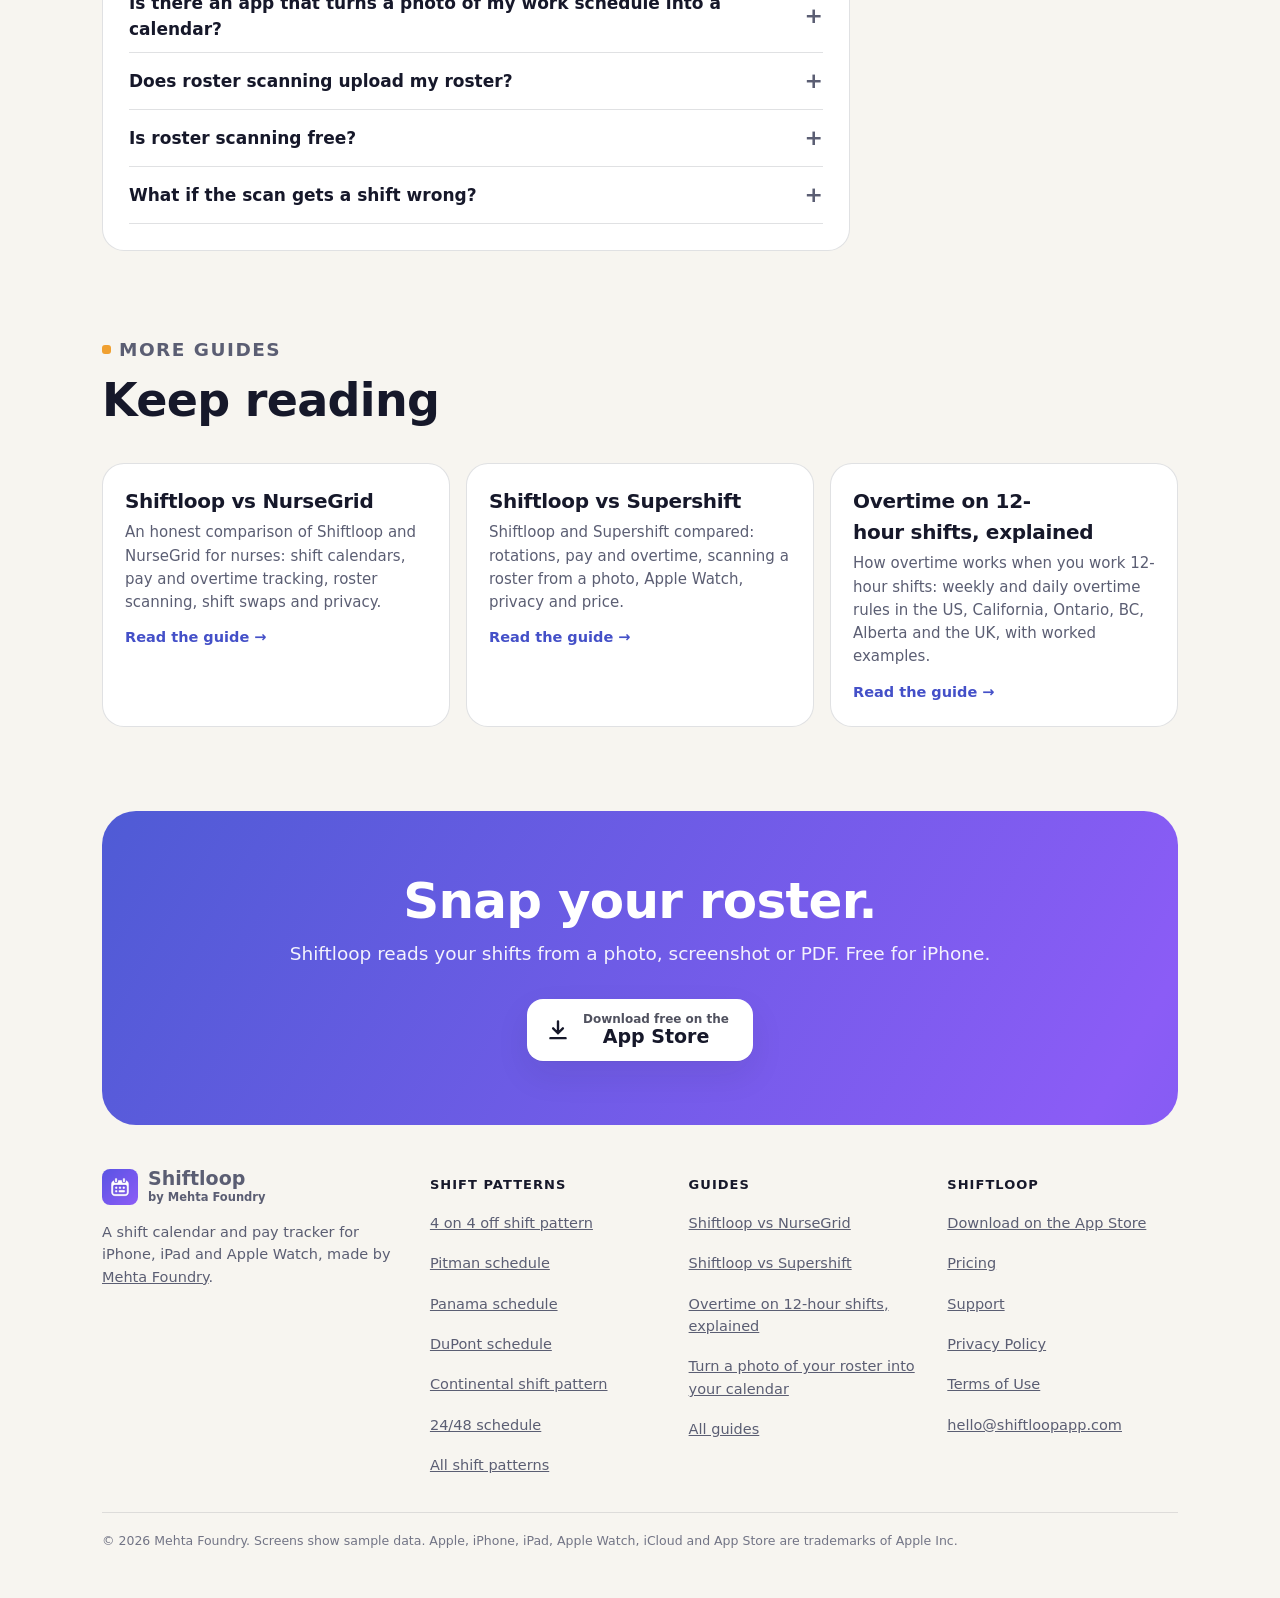
<file: roster-scanner.html>
<!doctype html>
<html lang="en">
<head>
<meta charset="utf-8">
<meta name="viewport" content="width=device-width, initial-scale=1">
<meta name="color-scheme" content="light dark">
<meta name="theme-color" content="#F7F5F0" media="(prefers-color-scheme: light)">
<meta name="theme-color" content="#0F1120" media="(prefers-color-scheme: dark)">
<link rel="icon" type="image/png" sizes="96x96" href="assets/favicon.png">
<link rel="icon" sizes="48x48" href="favicon.ico">
<link rel="apple-touch-icon" href="assets/apple-touch-icon.png">
<link rel="stylesheet" href="assets/site.css?v=426590f4">
<title>Roster Scanner: Turn a Photo of Your Work Roster into a Calendar | Shiftloop</title>
<meta name="description" content="Take a photo of your work roster, or use a screenshot or PDF, and Shiftloop for iPhone reads your shifts into your calendar. On-device, nothing uploaded.">
<meta property="og:type" content="article">
<meta property="og:site_name" content="Shiftloop">
<meta property="og:title" content="Turn a photo of your roster into your calendar">
<meta property="og:description" content="Take a photo of your work roster, or use a screenshot or PDF, and Shiftloop for iPhone reads your shifts into your calendar. On-device, nothing uploaded.">
<meta property="og:image" content="https://shiftloopapp.com/assets/og.png">
<meta property="og:image:width" content="1200">
<meta property="og:image:height" content="630">
<meta property="og:image:alt" content="Shiftloop: your shifts, sorted, your pay, checked. The app's month calendar on an iPhone with colour-coded shifts.">
<meta property="og:url" content="https://shiftloopapp.com/roster-scanner.html">
<meta name="twitter:card" content="summary_large_image">
<link rel="canonical" href="https://shiftloopapp.com/roster-scanner.html">
<script type="application/ld+json">{"@context": "https://schema.org", "@type": "BreadcrumbList", "itemListElement": [{"@type": "ListItem", "position": 1, "name": "Shiftloop", "item": "https://shiftloopapp.com/"}, {"@type": "ListItem", "position": 2, "name": "Guides", "item": "https://shiftloopapp.com/guides.html"}, {"@type": "ListItem", "position": 3, "name": "Turn a photo of your roster into your calendar", "item": "https://shiftloopapp.com/roster-scanner.html"}]}</script>
<script type="application/ld+json">{"@context": "https://schema.org", "@type": "Article", "headline": "Turn a photo of your roster into your calendar", "description": "Take a photo of your work roster, or use a screenshot or PDF, and Shiftloop for iPhone reads your shifts into your calendar. On-device, nothing uploaded.", "url": "https://shiftloopapp.com/roster-scanner.html", "dateModified": "2026-11-16", "image": "https://shiftloopapp.com/assets/icon.png", "author": {"@type": "Organization", "name": "Mehta Foundry", "url": "https://mehtafoundry.com/"}, "publisher": {"@type": "Organization", "name": "Mehta Foundry", "url": "https://mehtafoundry.com/"}, "about": {"@type": "MobileApplication", "name": "Shiftloop", "operatingSystem": "iOS", "applicationCategory": "ProductivityApplication", "url": "https://shiftloopapp.com/", "offers": {"@type": "Offer", "price": "0", "priceCurrency": "USD"}}}</script>
<script type="application/ld+json">{"@context": "https://schema.org", "@type": "FAQPage", "mainEntity": [{"@type": "Question", "name": "Is there an app that turns a photo of my work schedule into a calendar?", "acceptedAnswer": {"@type": "Answer", "text": "Yes. Shiftloop for iPhone reads a photo, screenshot or PDF of your roster, finds your shifts, and adds them to its calendar. It can also put them in Apple's Calendar app."}}, {"@type": "Question", "name": "Does roster scanning upload my roster?", "acceptedAnswer": {"@type": "Answer", "text": "No. It's read on your iPhone with Apple's on-device text recognition, and the image isn't kept."}}, {"@type": "Question", "name": "Is roster scanning free?", "acceptedAnswer": {"@type": "Answer", "text": "Your first three scans are free. Unlimited scans are part of Shiftloop Pro, which has a one-month free trial."}}, {"@type": "Question", "name": "What if the scan gets a shift wrong?", "acceptedAnswer": {"@type": "Answer", "text": "You check every day before adding, can leave days out, and can undo the whole scan with one tap."}}]}</script>
</head>
<body>

<header class="top"><div class="wrap">
  <a class="logo" href="./"><img src="assets/icon-small.png" alt="" width="36" height="36"><span><b>Shiftloop</b><small>by Mehta Foundry</small></span></a>
  <nav aria-label="Site">
    <a href="./#how">How it works</a>
    <a href="./#pay">Pay</a>
    <a href="shift-patterns.html">Shift patterns</a>
    <a href="guides.html">Guides</a>
    <a href="./#pricing">Pricing</a>
    <a href="./#support">Help</a>
  </nav>
  <a class="get" href="https://apps.apple.com/app/apple-store/id6818672597?pt=128922679&amp;ct=website&amp;mt=8">Get the app</a>
</div></header>

<main>
<div class="wrap">
  <p class="crumbs"><a href="./">Shiftloop</a> › <a href="guides.html">Guides</a> › Turn a photo of your roster into your calendar</p>
</div>

<section class="phero"><div class="wrap">
  <p class="label"><i style="--c: var(--night)"></i>Roster scanning</p>
  <h1>Turn a photo of your roster into your calendar</h1>
  <p class="lede">Most rosters still arrive as a printout on the staff-room wall, a screenshot in the group chat or a PDF in your email. Shiftloop reads it for you: take a photo, choose your name, and your shifts are on your calendar.</p>
  <p class="updated">Updated November 2026</p>
</div></section>

<section class="block" style="padding-top: 10px"><div class="wrap">
  <div class="prose">
<h2>How it works</h2>
<ul>
<li><strong>Take a photo or pick a file.</strong> A photo of the printed roster, a screenshot, or a PDF. Crooked or sideways photos are straightened first.</li>
<li><strong>Choose your row.</strong> On a team roster with everyone's names, Shiftloop asks which row is yours. On your own schedule, it skips this.</li>
<li><strong>Check and add.</strong> You see every day it found, with the shift each code became. Unknown codes become new shift types you can rename. Then add them all at once, and undo with one tap if something's off.</li>
</ul>

<h2>What it can read</h2>
<ul>
<li>Team rosters in a grid: names down the side, dates across the top, shift codes in the cells (D, N, E, L, 7–3, 0700–1930 and so on).</li>
<li>Lists of dates with times, like the schedule screens of most staffing and HR apps.</li>
<li>Rosters that cover several workplaces, which it can turn into separate jobs with their own pay.</li>
<li>Days off and leave codes such as OFF, RDO, AL, VAC and PTO.</li>
</ul>
<p>Printed and typed rosters work best. Handwriting is hit and miss.</p>

<h2>Private by design</h2>
<p>The roster is read on your iPhone with Apple's own text recognition. It isn't uploaded anywhere and the picture isn't kept, so your coworkers' names stay off any server. Only the shifts you choose to add are saved, in your calendar and your own iCloud.</p>

<h2>Then it works out your pay</h2>
<p>Once the shifts are in, Shiftloop shows what each one pays with your hourly rate, overtime and premiums, and what's coming in your next paycheck.</p>
    <h2>Common questions</h2>
  </div>
  <div class="prose box" style="margin-top: 16px">
      <details>
        <summary>Is there an app that turns a photo of my work schedule into a calendar?</summary>
        <p>Yes. Shiftloop for iPhone reads a photo, screenshot or PDF of your roster, finds your shifts, and adds them to its calendar. It can also put them in Apple's Calendar app.</p>
      </details>
      <details>
        <summary>Does roster scanning upload my roster?</summary>
        <p>No. It's read on your iPhone with Apple's on-device text recognition, and the image isn't kept.</p>
      </details>
      <details>
        <summary>Is roster scanning free?</summary>
        <p>Your first three scans are free. Unlimited scans are part of Shiftloop Pro, which has a one-month free trial.</p>
      </details>
      <details>
        <summary>What if the scan gets a shift wrong?</summary>
        <p>You check every day before adding, can leave days out, and can undo the whole scan with one tap.</p>
      </details>
  </div>
</div></section>

<section class="block" style="padding-top: 0"><div class="wrap">
  <div class="head">
    <p class="label"><i style="--c: var(--day)"></i>More guides</p>
    <h2>Keep reading</h2>
  </div>
  <div class="rots">
    <a class="rot" href="shiftloop-vs-nursegrid.html" data-reveal>
      <h3>Shiftloop vs NurseGrid</h3>
      <p>An honest comparison of Shiftloop and NurseGrid for nurses: shift calendars, pay and overtime tracking, roster scanning, shift swaps and privacy.</p>
      <span>Read the guide →</span>
    </a>
    <a class="rot" href="shiftloop-vs-supershift.html" data-reveal>
      <h3>Shiftloop vs Supershift</h3>
      <p>Shiftloop and Supershift compared: rotations, pay and overtime, scanning a roster from a photo, Apple Watch, privacy and price.</p>
      <span>Read the guide →</span>
    </a>
    <a class="rot" href="overtime-12-hour-shifts.html" data-reveal>
      <h3>Overtime on 12-hour shifts, explained</h3>
      <p>How overtime works when you work 12-hour shifts: weekly and daily overtime rules in the US, California, Ontario, BC, Alberta and the UK, with worked examples.</p>
      <span>Read the guide →</span>
    </a>
  </div>
</div></section>

<section class="last"><div class="inner">
  <h2>Snap your roster.</h2>
  <p>Shiftloop reads your shifts from a photo, screenshot or PDF. Free for iPhone.</p>
  <a class="store" href="https://apps.apple.com/app/apple-store/id6818672597?pt=128922679&amp;ct=website&amp;mt=8">
    <svg viewBox="0 0 24 24" aria-hidden="true"><path fill="none" stroke="currentColor" stroke-width="2.2" stroke-linecap="round" stroke-linejoin="round" d="M12 4v11m0 0l-4.500-4.500M12 15l4.500-4.500M5 19.500h14"/></svg>
    <span><small>Download free on the</small>App Store</span>
  </a>
</div></section>
</main>

<footer class="foot"><div class="wrap">
  <div class="cols">
    <div>
      <a class="logo" href="./"><img src="assets/icon-small.png" alt="" width="36" height="36" loading="lazy"><span><b>Shiftloop</b><small>by Mehta Foundry</small></span></a>
      <p>A shift calendar and pay tracker for iPhone, iPad and Apple Watch, made by <a href="https://mehtafoundry.com/">Mehta Foundry</a>.</p>
    </div>
    <div>
      <p class="t">Shift patterns</p>
      <ul>
        <li><a href="4-on-4-off-shift-pattern.html">4 on 4 off shift pattern</a></li>
        <li><a href="pitman-schedule.html">Pitman schedule</a></li>
        <li><a href="panama-schedule.html">Panama schedule</a></li>
        <li><a href="dupont-schedule.html">DuPont schedule</a></li>
        <li><a href="continental-shift-pattern.html">Continental shift pattern</a></li>
        <li><a href="24-48-schedule.html">24/48 schedule</a></li>
        <li><a href="shift-patterns.html">All shift patterns</a></li>
      </ul>
    </div>
    <div>
      <p class="t">Guides</p>
      <ul>
        <li><a href="shiftloop-vs-nursegrid.html">Shiftloop vs NurseGrid</a></li>
        <li><a href="shiftloop-vs-supershift.html">Shiftloop vs Supershift</a></li>
        <li><a href="overtime-12-hour-shifts.html">Overtime on 12-hour shifts, explained</a></li>
        <li><a href="roster-scanner.html">Turn a photo of your roster into your calendar</a></li>
        <li><a href="guides.html">All guides</a></li>
      </ul>
    </div>
    <div>
      <p class="t">Shiftloop</p>
      <ul>
        <li><a href="https://apps.apple.com/app/apple-store/id6818672597?pt=128922679&amp;ct=website&amp;mt=8">Download on the App Store</a></li>
        <li><a href="./#pricing">Pricing</a></li>
        <li><a href="support.html">Support</a></li>
        <li><a href="privacy.html">Privacy Policy</a></li>
        <li><a href="https://www.apple.com/legal/internet-services/itunes/dev/stdeula/">Terms of Use</a></li>
        <li><a href="mailto:hello@shiftloopapp.com">hello@shiftloopapp.com</a></li>
      </ul>
    </div>
  </div>
  <p class="legal">© 2026 Mehta Foundry. Screens show sample data. Apple, iPhone, iPad, Apple Watch, iCloud and App Store are trademarks of Apple Inc.</p>
</div></footer>
<script src="assets/site.js?v=426590f4" defer></script>

</body>
</html>
</file>
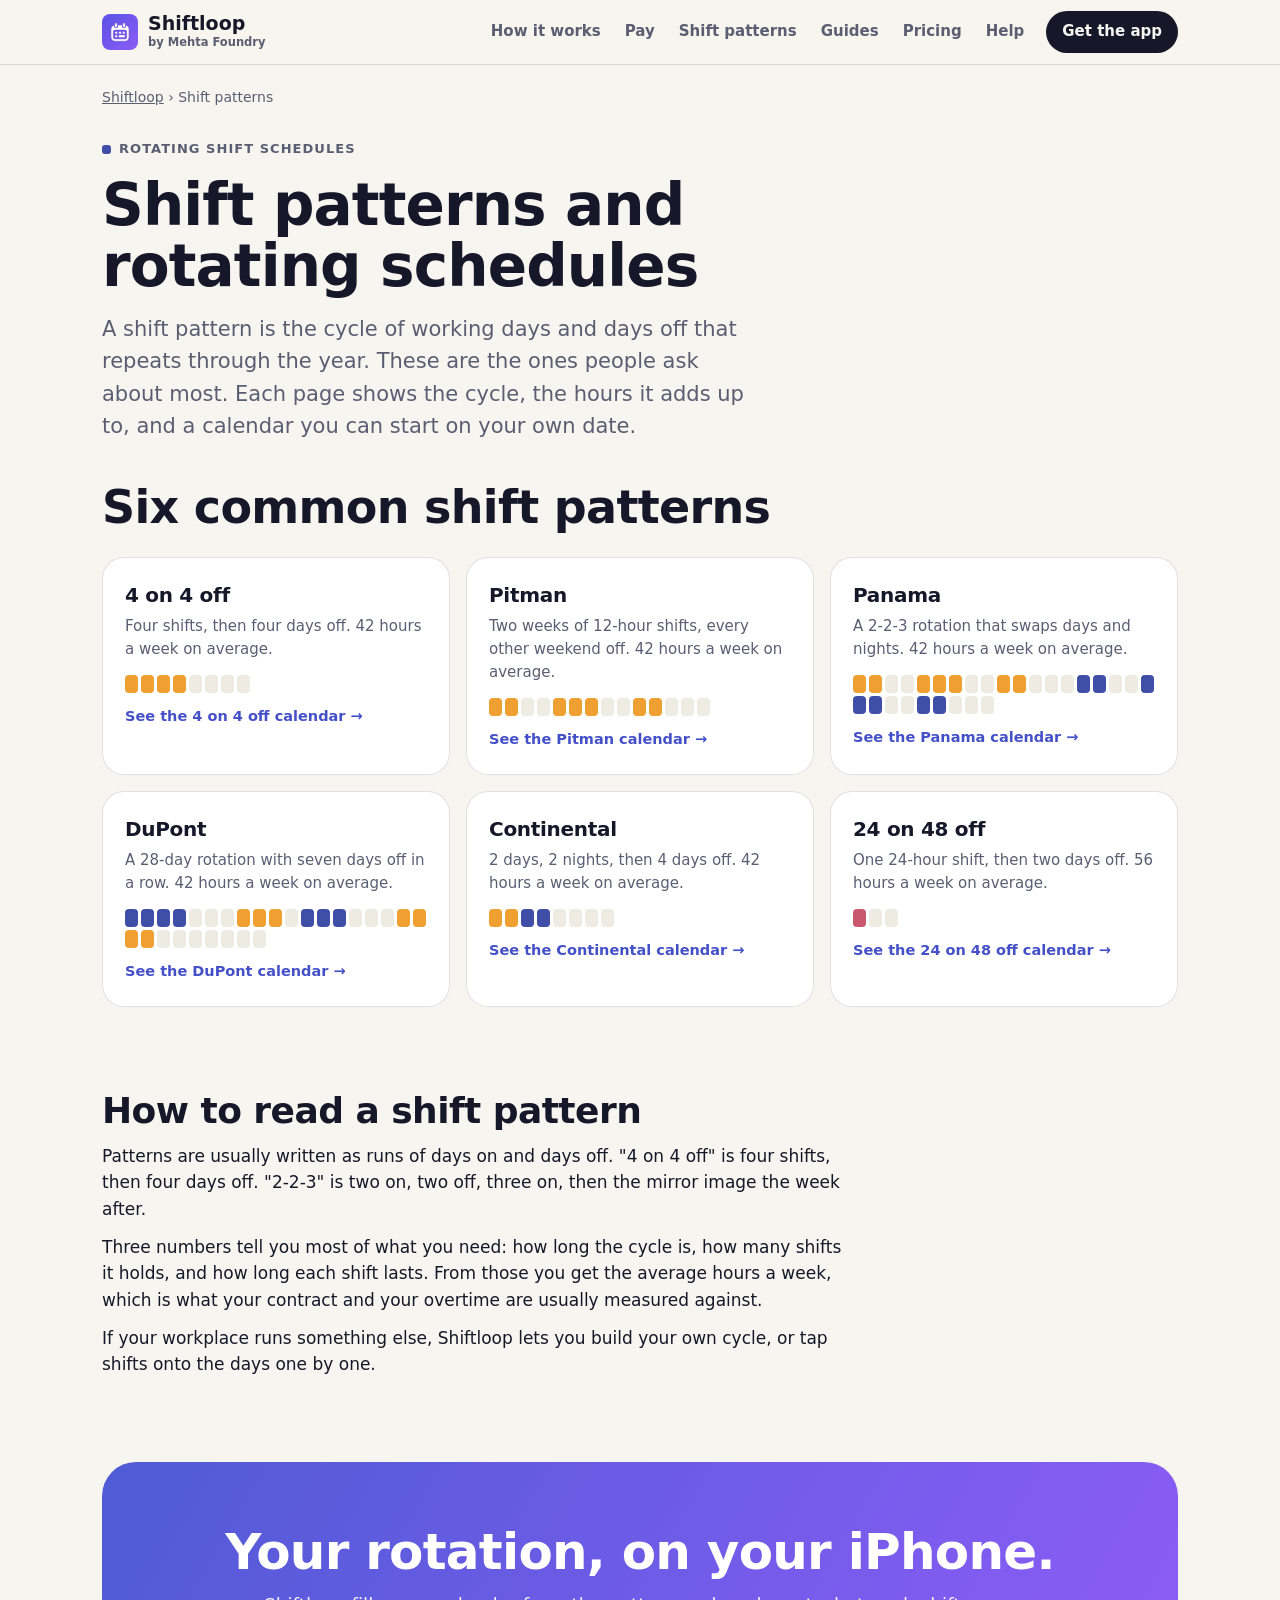
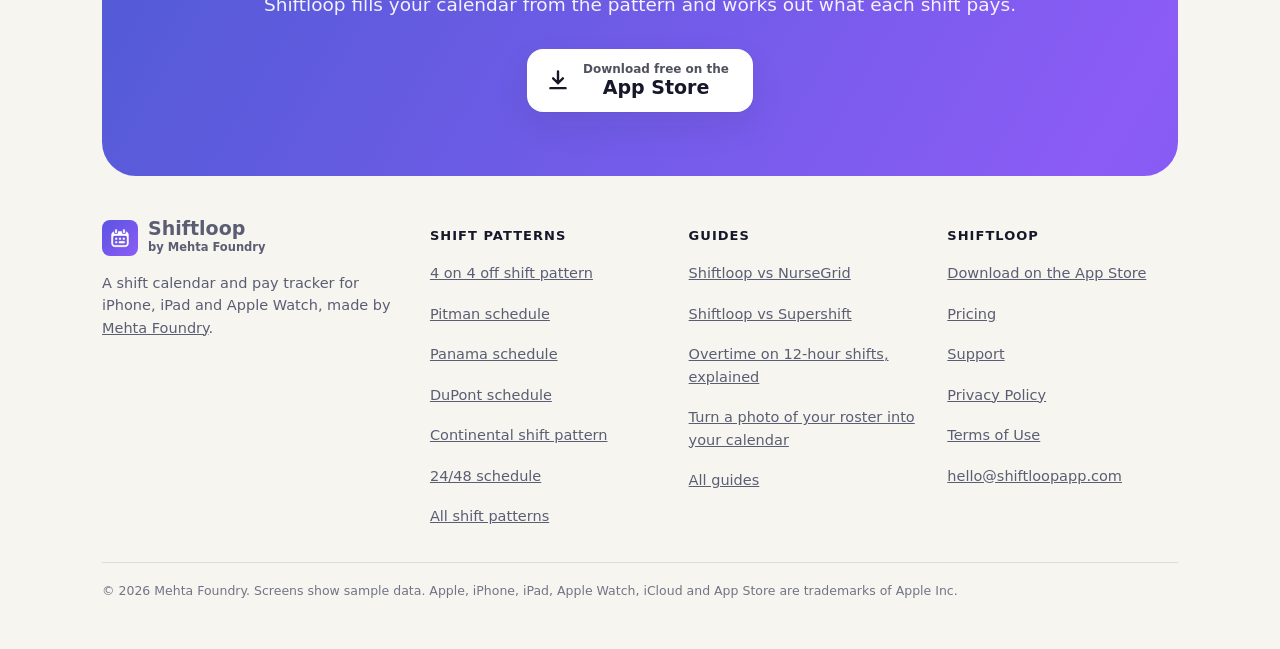
<file: shift-patterns.html>
<!doctype html>
<html lang="en">
<head>
<meta charset="utf-8">
<meta name="viewport" content="width=device-width, initial-scale=1">
<meta name="color-scheme" content="light dark">
<meta name="theme-color" content="#F7F5F0" media="(prefers-color-scheme: light)">
<meta name="theme-color" content="#0F1120" media="(prefers-color-scheme: dark)">
<link rel="icon" type="image/png" sizes="96x96" href="assets/favicon.png">
<link rel="icon" sizes="48x48" href="favicon.ico">
<link rel="apple-touch-icon" href="assets/apple-touch-icon.png">
<link rel="stylesheet" href="assets/site.css?v=426590f4">
<title>Shift Patterns: Rotating Shift Schedule Calendars | Shiftloop</title>
<meta name="description" content="The common rotating shift schedules explained, each with a calendar you can start on your own date: 4 on 4 off, Pitman, Panama, DuPont, Continental and 24/48.">
<meta property="og:type" content="website">
<meta property="og:site_name" content="Shiftloop">
<meta property="og:title" content="Shift patterns and rotating schedules">
<meta property="og:description" content="The common rotating shift schedules, each with a calendar you can start on your own date.">
<meta property="og:image" content="https://shiftloopapp.com/assets/og.png">
<meta property="og:image:width" content="1200">
<meta property="og:image:height" content="630">
<meta property="og:image:alt" content="Shiftloop: your shifts, sorted, your pay, checked. The app's month calendar on an iPhone with colour-coded shifts.">
<meta property="og:url" content="https://shiftloopapp.com/shift-patterns.html">
<meta name="twitter:card" content="summary_large_image">
<link rel="canonical" href="https://shiftloopapp.com/shift-patterns.html">
<script type="application/ld+json">{"@context": "https://schema.org", "@type": "BreadcrumbList", "itemListElement": [{"@type": "ListItem", "position": 1, "name": "Shiftloop", "item": "https://shiftloopapp.com/"}, {"@type": "ListItem", "position": 2, "name": "Shift patterns", "item": "https://shiftloopapp.com/shift-patterns.html"}]}</script>
<script type="application/ld+json">{"@context": "https://schema.org", "@type": "ItemList", "itemListElement": [{"@type": "ListItem", "position": 1, "name": "4 on 4 off shift pattern", "url": "https://shiftloopapp.com/4-on-4-off-shift-pattern.html"}, {"@type": "ListItem", "position": 2, "name": "Pitman schedule", "url": "https://shiftloopapp.com/pitman-schedule.html"}, {"@type": "ListItem", "position": 3, "name": "Panama schedule", "url": "https://shiftloopapp.com/panama-schedule.html"}, {"@type": "ListItem", "position": 4, "name": "DuPont schedule", "url": "https://shiftloopapp.com/dupont-schedule.html"}, {"@type": "ListItem", "position": 5, "name": "Continental shift pattern", "url": "https://shiftloopapp.com/continental-shift-pattern.html"}, {"@type": "ListItem", "position": 6, "name": "24/48 schedule", "url": "https://shiftloopapp.com/24-48-schedule.html"}]}</script>
</head>
<body>

<header class="top"><div class="wrap">
  <a class="logo" href="./"><img src="assets/icon-small.png" alt="" width="36" height="36"><span><b>Shiftloop</b><small>by Mehta Foundry</small></span></a>
  <nav aria-label="Site">
    <a href="./#how">How it works</a>
    <a href="./#pay">Pay</a>
    <a href="shift-patterns.html">Shift patterns</a>
    <a href="guides.html">Guides</a>
    <a href="./#pricing">Pricing</a>
    <a href="./#support">Help</a>
  </nav>
  <a class="get" href="https://apps.apple.com/app/apple-store/id6818672597?pt=128922679&amp;ct=website&amp;mt=8">Get the app</a>
</div></header>

<main>
<div class="wrap">
  <p class="crumbs"><a href="./">Shiftloop</a> › Shift patterns</p>
</div>

<section class="phero"><div class="wrap">
  <p class="label"><i style="--c: var(--night)"></i>Rotating shift schedules</p>
  <h1>Shift patterns and rotating schedules</h1>
  <p class="lede">A shift pattern is the cycle of working days and days off that repeats through the year. These are the ones people ask about most. Each page shows the cycle, the hours it adds up to, and a calendar you can start on your own date.</p>
</div></section>

<section style="padding-bottom: 84px"><div class="wrap">
  <div class="head" style="margin-bottom: 24px">
    <h2 style="margin-top: 0">Six common shift patterns</h2>
  </div>
  <div class="rots">
    <a class="rot" href="4-on-4-off-shift-pattern.html" data-reveal>
      <h3>4 on 4 off</h3>
      <p>Four shifts, then four days off. 42 hours a week on average.</p>
      <div class="strip" aria-hidden="true"><i data-s="D"></i><i data-s="D"></i><i data-s="D"></i><i data-s="D"></i><i></i><i></i><i></i><i></i></div>
      <span>See the 4 on 4 off calendar →</span>
    </a>
    <a class="rot" href="pitman-schedule.html" data-reveal>
      <h3>Pitman</h3>
      <p>Two weeks of 12-hour shifts, every other weekend off. 42 hours a week on average.</p>
      <div class="strip" aria-hidden="true"><i data-s="D"></i><i data-s="D"></i><i></i><i></i><i data-s="D"></i><i data-s="D"></i><i data-s="D"></i><i></i><i></i><i data-s="D"></i><i data-s="D"></i><i></i><i></i><i></i></div>
      <span>See the Pitman calendar →</span>
    </a>
    <a class="rot" href="panama-schedule.html" data-reveal>
      <h3>Panama</h3>
      <p>A 2-2-3 rotation that swaps days and nights. 42 hours a week on average.</p>
      <div class="strip" aria-hidden="true"><i data-s="D"></i><i data-s="D"></i><i></i><i></i><i data-s="D"></i><i data-s="D"></i><i data-s="D"></i><i></i><i></i><i data-s="D"></i><i data-s="D"></i><i></i><i></i><i></i><i data-s="N"></i><i data-s="N"></i><i></i><i></i><i data-s="N"></i><i data-s="N"></i><i data-s="N"></i><i></i><i></i><i data-s="N"></i><i data-s="N"></i><i></i><i></i><i></i></div>
      <span>See the Panama calendar →</span>
    </a>
    <a class="rot" href="dupont-schedule.html" data-reveal>
      <h3>DuPont</h3>
      <p>A 28-day rotation with seven days off in a row. 42 hours a week on average.</p>
      <div class="strip" aria-hidden="true"><i data-s="N"></i><i data-s="N"></i><i data-s="N"></i><i data-s="N"></i><i></i><i></i><i></i><i data-s="D"></i><i data-s="D"></i><i data-s="D"></i><i></i><i data-s="N"></i><i data-s="N"></i><i data-s="N"></i><i></i><i></i><i></i><i data-s="D"></i><i data-s="D"></i><i data-s="D"></i><i data-s="D"></i><i></i><i></i><i></i><i></i><i></i><i></i><i></i></div>
      <span>See the DuPont calendar →</span>
    </a>
    <a class="rot" href="continental-shift-pattern.html" data-reveal>
      <h3>Continental</h3>
      <p>2 days, 2 nights, then 4 days off. 42 hours a week on average.</p>
      <div class="strip" aria-hidden="true"><i data-s="D"></i><i data-s="D"></i><i data-s="N"></i><i data-s="N"></i><i></i><i></i><i></i><i></i></div>
      <span>See the Continental calendar →</span>
    </a>
    <a class="rot" href="24-48-schedule.html" data-reveal>
      <h3>24 on 48 off</h3>
      <p>One 24-hour shift, then two days off. 56 hours a week on average.</p>
      <div class="strip" aria-hidden="true"><i data-s="L"></i><i></i><i></i></div>
      <span>See the 24 on 48 off calendar →</span>
    </a>
  </div>
</div></section>

<section style="padding-bottom: 84px"><div class="wrap">
  <div class="prose">
    <h2 style="margin-top: 0">How to read a shift pattern</h2>
    <p>Patterns are usually written as runs of days on and days off. "4 on 4 off" is four shifts, then four days off. "2-2-3" is two on, two off, three on, then the mirror image the week after.</p>
    <p>Three numbers tell you most of what you need: how long the cycle is, how many shifts it holds, and how long each shift lasts. From those you get the average hours a week, which is what your contract and your overtime are usually measured against.</p>
    <p>If your workplace runs something else, Shiftloop lets you build your own cycle, or tap shifts onto the days one by one.</p>
  </div>
</div></section>

<section class="last"><div class="inner">
  <h2>Your rotation, on your iPhone.</h2>
  <p>Shiftloop fills your calendar from the pattern and works out what each shift pays.</p>
  <a class="store" href="https://apps.apple.com/app/apple-store/id6818672597?pt=128922679&amp;ct=website&amp;mt=8">
    <svg viewBox="0 0 24 24" aria-hidden="true"><path fill="none" stroke="currentColor" stroke-width="2.2" stroke-linecap="round" stroke-linejoin="round" d="M12 4v11m0 0l-4.500-4.500M12 15l4.500-4.500M5 19.500h14"/></svg>
    <span><small>Download free on the</small>App Store</span>
  </a>
</div></section>
</main>

<footer class="foot"><div class="wrap">
  <div class="cols">
    <div>
      <a class="logo" href="./"><img src="assets/icon-small.png" alt="" width="36" height="36" loading="lazy"><span><b>Shiftloop</b><small>by Mehta Foundry</small></span></a>
      <p>A shift calendar and pay tracker for iPhone, iPad and Apple Watch, made by <a href="https://mehtafoundry.com/">Mehta Foundry</a>.</p>
    </div>
    <div>
      <p class="t">Shift patterns</p>
      <ul>
        <li><a href="4-on-4-off-shift-pattern.html">4 on 4 off shift pattern</a></li>
        <li><a href="pitman-schedule.html">Pitman schedule</a></li>
        <li><a href="panama-schedule.html">Panama schedule</a></li>
        <li><a href="dupont-schedule.html">DuPont schedule</a></li>
        <li><a href="continental-shift-pattern.html">Continental shift pattern</a></li>
        <li><a href="24-48-schedule.html">24/48 schedule</a></li>
        <li><a href="shift-patterns.html">All shift patterns</a></li>
      </ul>
    </div>
    <div>
      <p class="t">Guides</p>
      <ul>
        <li><a href="shiftloop-vs-nursegrid.html">Shiftloop vs NurseGrid</a></li>
        <li><a href="shiftloop-vs-supershift.html">Shiftloop vs Supershift</a></li>
        <li><a href="overtime-12-hour-shifts.html">Overtime on 12-hour shifts, explained</a></li>
        <li><a href="roster-scanner.html">Turn a photo of your roster into your calendar</a></li>
        <li><a href="guides.html">All guides</a></li>
      </ul>
    </div>
    <div>
      <p class="t">Shiftloop</p>
      <ul>
        <li><a href="https://apps.apple.com/app/apple-store/id6818672597?pt=128922679&amp;ct=website&amp;mt=8">Download on the App Store</a></li>
        <li><a href="./#pricing">Pricing</a></li>
        <li><a href="support.html">Support</a></li>
        <li><a href="privacy.html">Privacy Policy</a></li>
        <li><a href="https://www.apple.com/legal/internet-services/itunes/dev/stdeula/">Terms of Use</a></li>
        <li><a href="mailto:hello@shiftloopapp.com">hello@shiftloopapp.com</a></li>
      </ul>
    </div>
  </div>
  <p class="legal">© 2026 Mehta Foundry. Screens show sample data. Apple, iPhone, iPad, Apple Watch, iCloud and App Store are trademarks of Apple Inc.</p>
</div></footer>
<script src="assets/site.js?v=426590f4" defer></script>

</body>
</html>
</file>
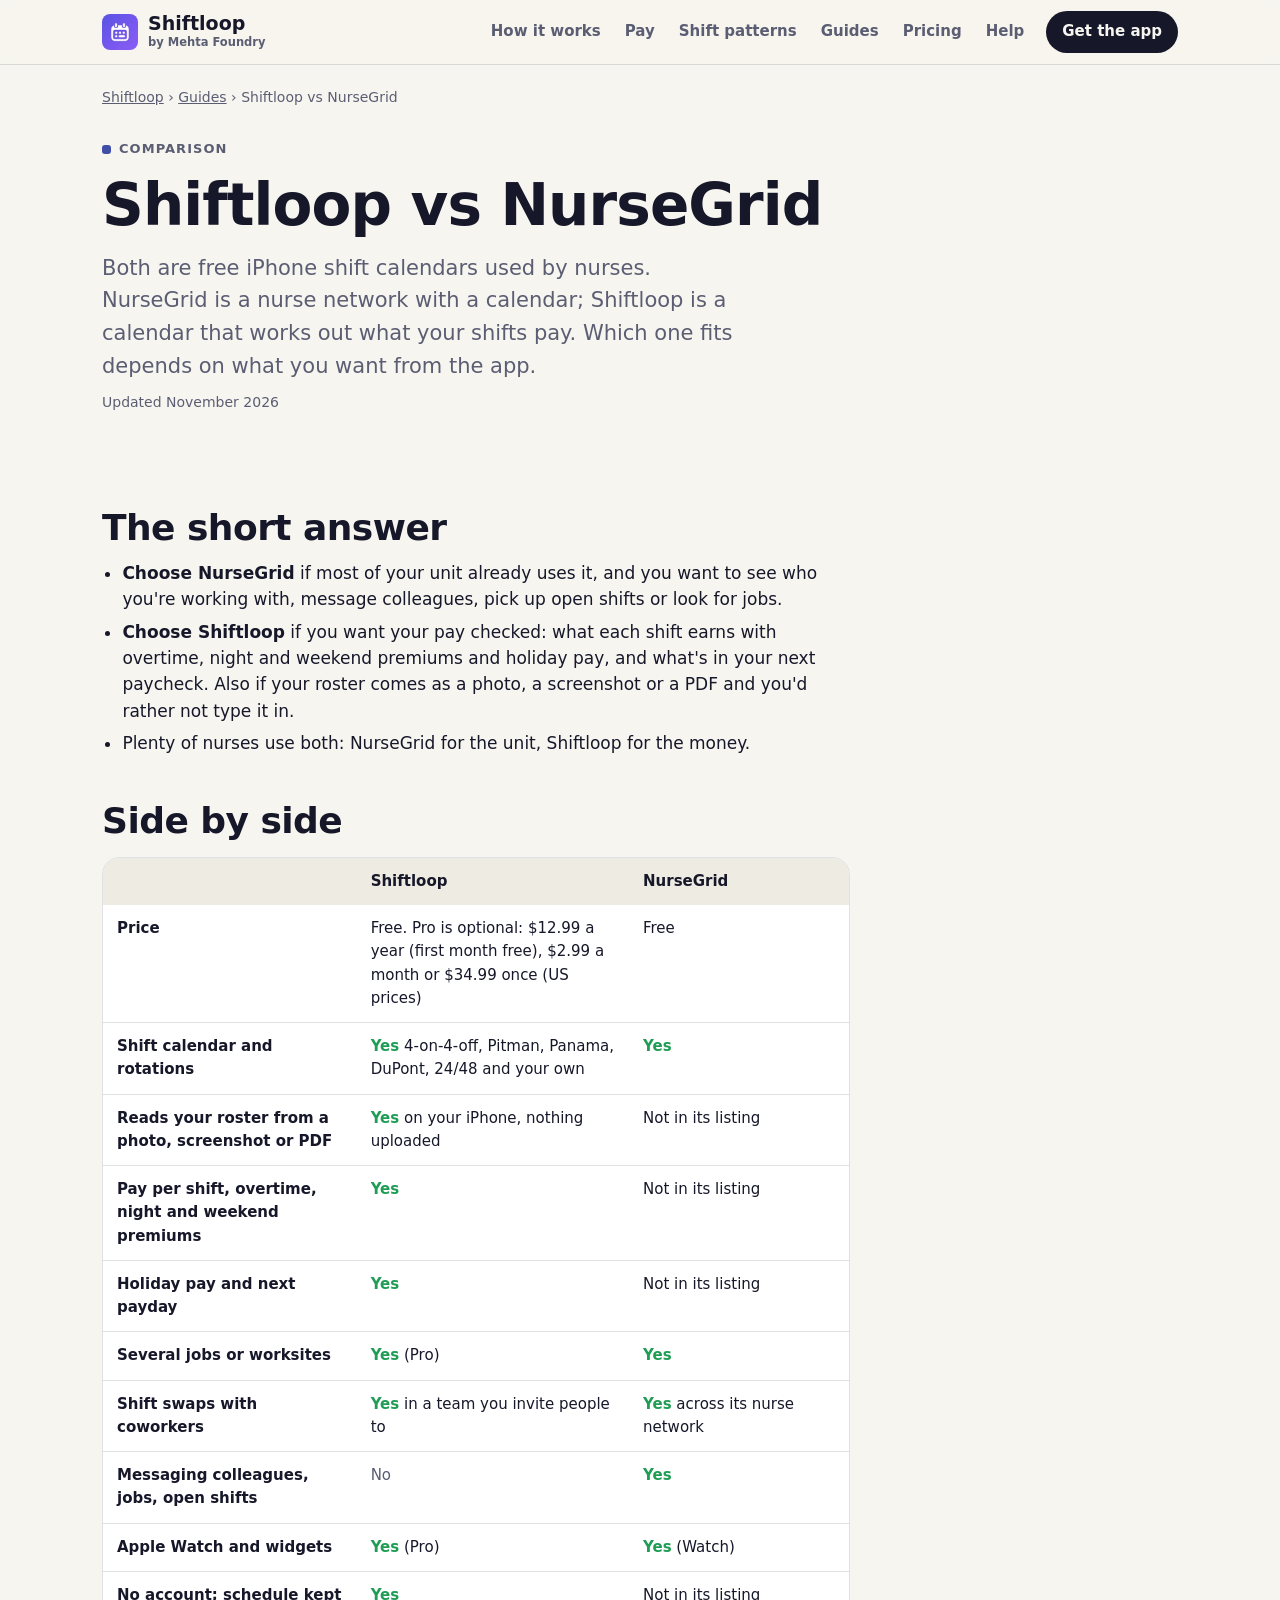
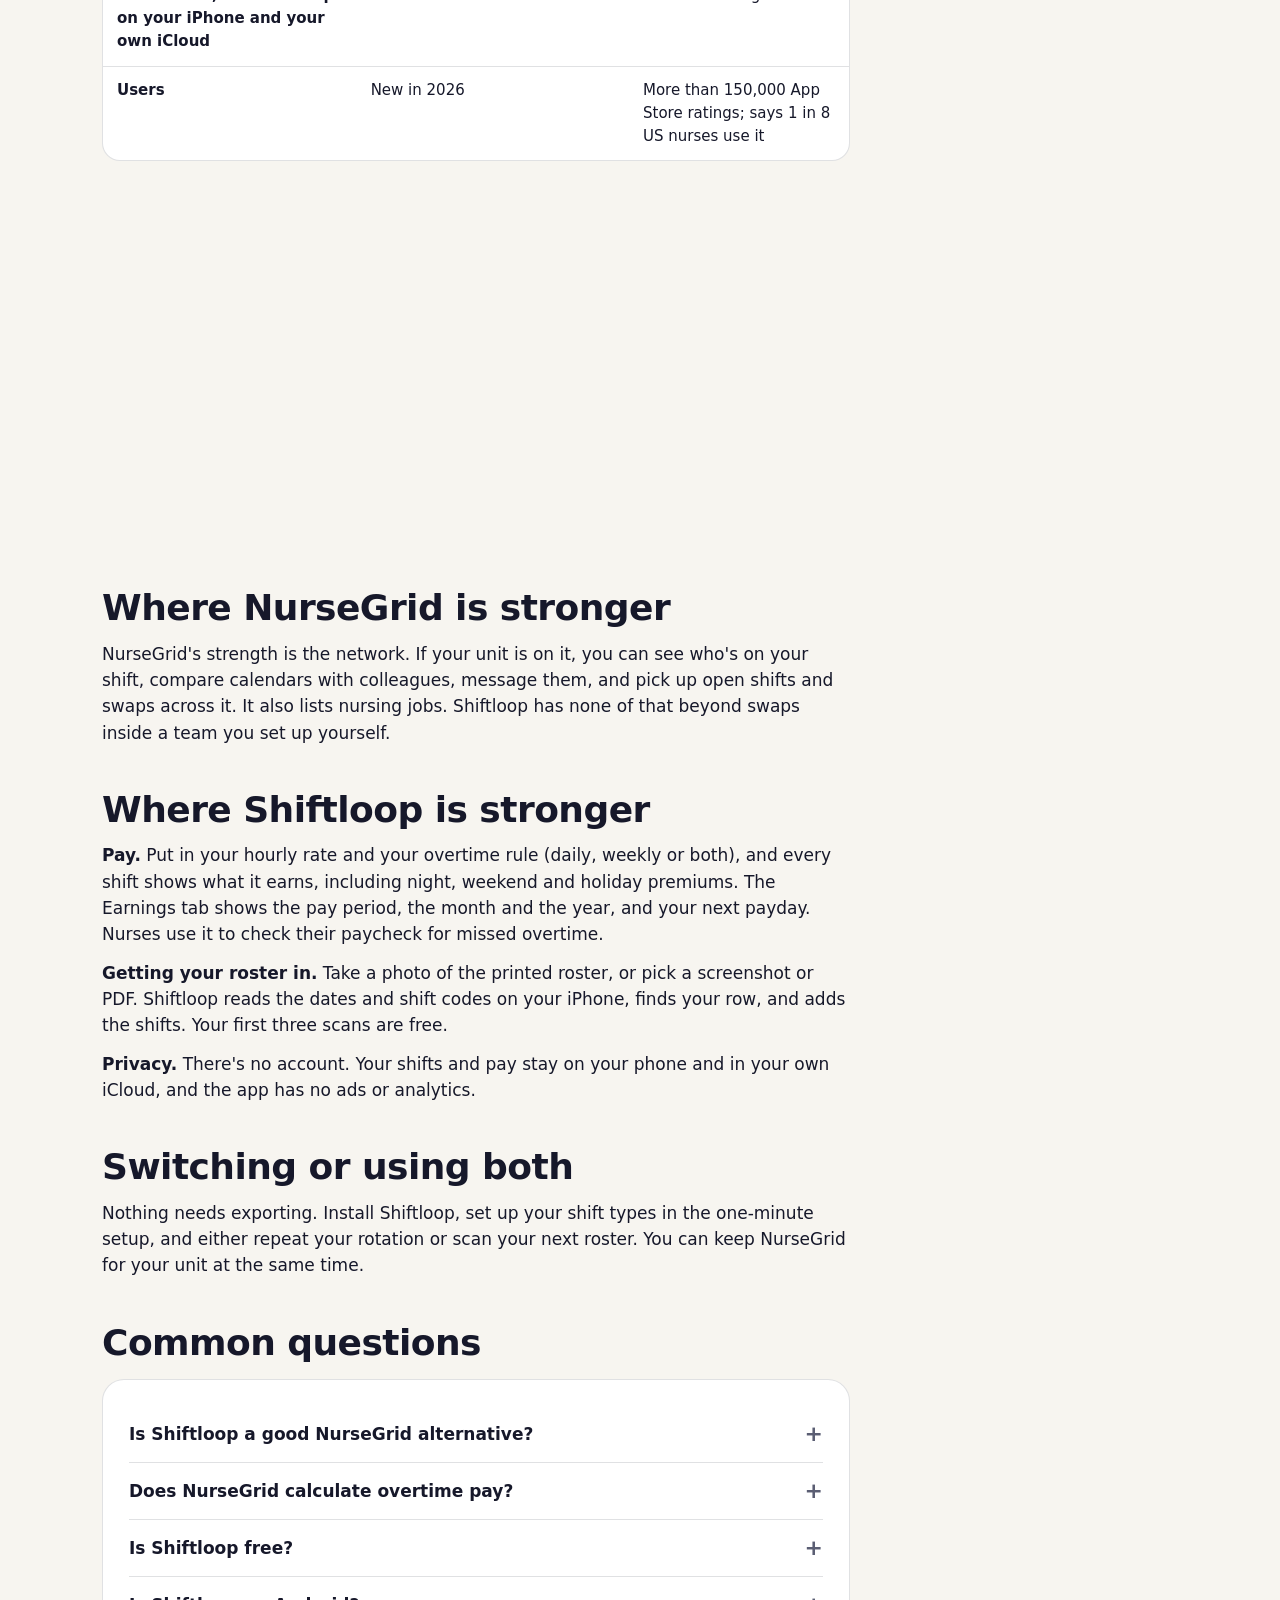
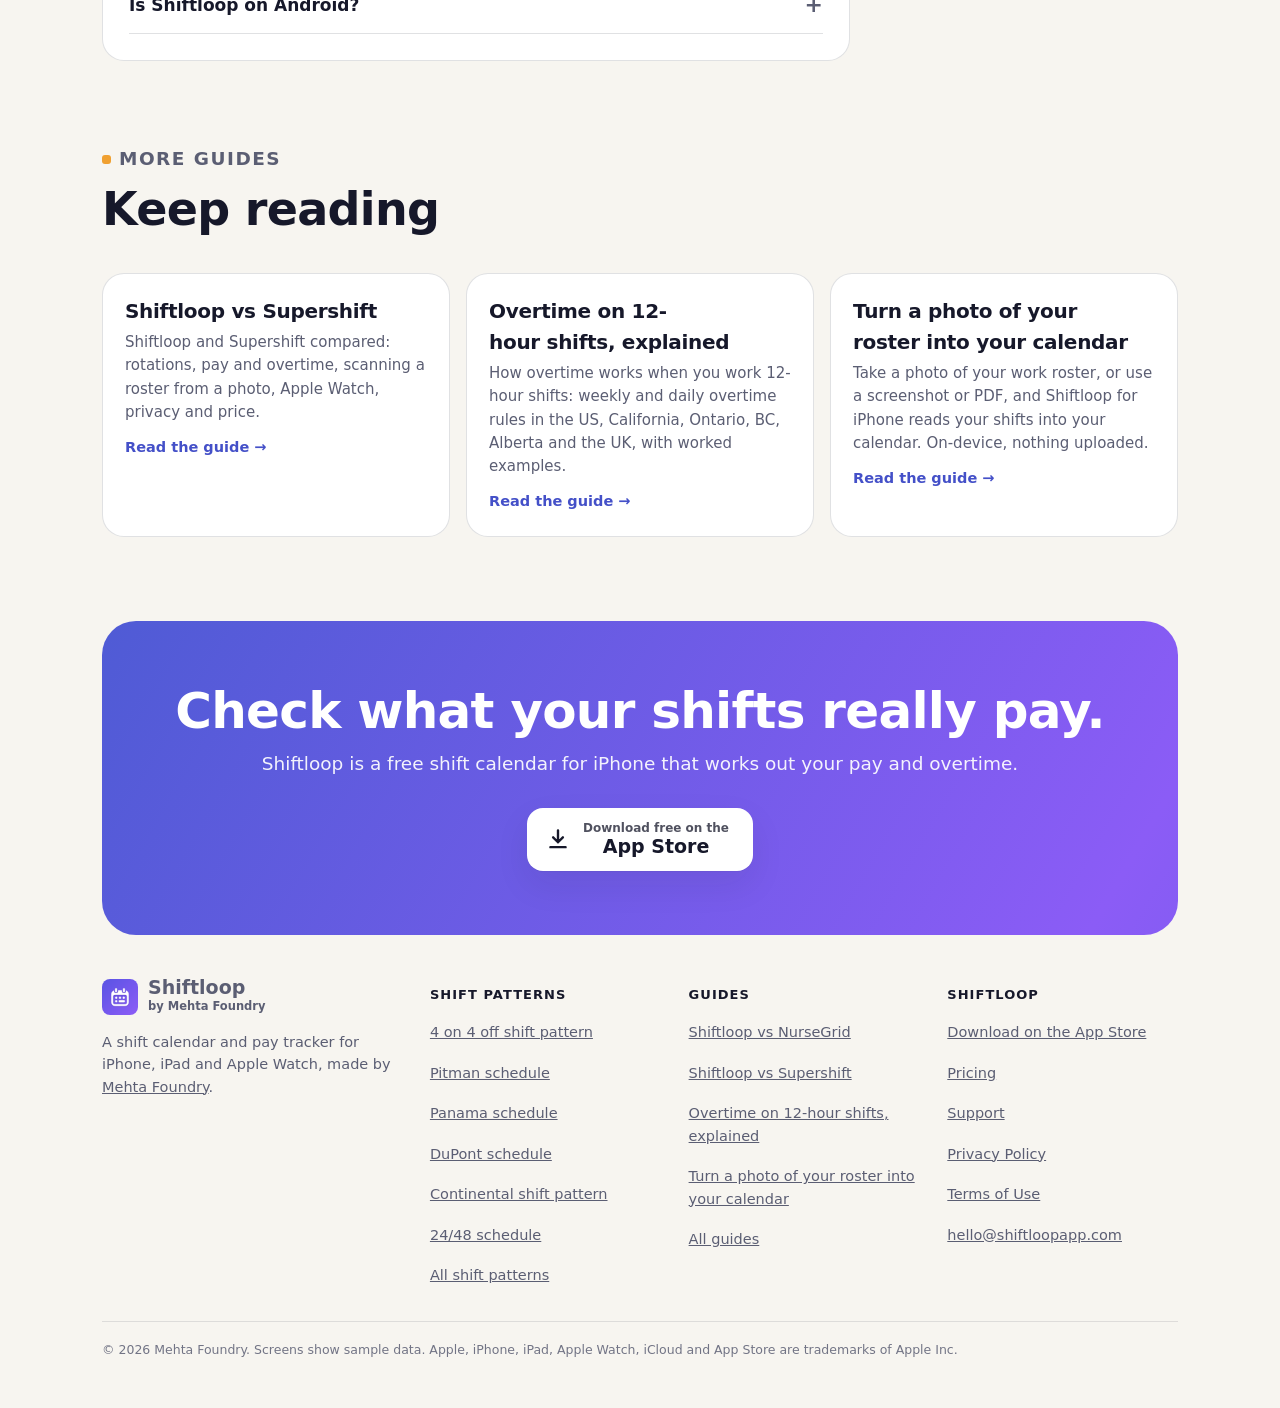
<file: shiftloop-vs-nursegrid.html>
<!doctype html>
<html lang="en">
<head>
<meta charset="utf-8">
<meta name="viewport" content="width=device-width, initial-scale=1">
<meta name="color-scheme" content="light dark">
<meta name="theme-color" content="#F7F5F0" media="(prefers-color-scheme: light)">
<meta name="theme-color" content="#0F1120" media="(prefers-color-scheme: dark)">
<link rel="icon" type="image/png" sizes="96x96" href="assets/favicon.png">
<link rel="icon" sizes="48x48" href="favicon.ico">
<link rel="apple-touch-icon" href="assets/apple-touch-icon.png">
<link rel="stylesheet" href="assets/site.css?v=426590f4">
<title>Shiftloop vs NurseGrid: Which Nurse Shift Calendar App? | Shiftloop</title>
<meta name="description" content="An honest comparison of Shiftloop and NurseGrid for nurses: shift calendars, pay and overtime tracking, roster scanning, shift swaps and privacy.">
<meta property="og:type" content="article">
<meta property="og:site_name" content="Shiftloop">
<meta property="og:title" content="Shiftloop vs NurseGrid">
<meta property="og:description" content="An honest comparison of Shiftloop and NurseGrid for nurses: shift calendars, pay and overtime tracking, roster scanning, shift swaps and privacy.">
<meta property="og:image" content="https://shiftloopapp.com/assets/og.png">
<meta property="og:image:width" content="1200">
<meta property="og:image:height" content="630">
<meta property="og:image:alt" content="Shiftloop: your shifts, sorted, your pay, checked. The app's month calendar on an iPhone with colour-coded shifts.">
<meta property="og:url" content="https://shiftloopapp.com/shiftloop-vs-nursegrid.html">
<meta name="twitter:card" content="summary_large_image">
<link rel="canonical" href="https://shiftloopapp.com/shiftloop-vs-nursegrid.html">
<script type="application/ld+json">{"@context": "https://schema.org", "@type": "BreadcrumbList", "itemListElement": [{"@type": "ListItem", "position": 1, "name": "Shiftloop", "item": "https://shiftloopapp.com/"}, {"@type": "ListItem", "position": 2, "name": "Guides", "item": "https://shiftloopapp.com/guides.html"}, {"@type": "ListItem", "position": 3, "name": "Shiftloop vs NurseGrid", "item": "https://shiftloopapp.com/shiftloop-vs-nursegrid.html"}]}</script>
<script type="application/ld+json">{"@context": "https://schema.org", "@type": "Article", "headline": "Shiftloop vs NurseGrid", "description": "An honest comparison of Shiftloop and NurseGrid for nurses: shift calendars, pay and overtime tracking, roster scanning, shift swaps and privacy.", "url": "https://shiftloopapp.com/shiftloop-vs-nursegrid.html", "dateModified": "2026-11-16", "image": "https://shiftloopapp.com/assets/icon.png", "author": {"@type": "Organization", "name": "Mehta Foundry", "url": "https://mehtafoundry.com/"}, "publisher": {"@type": "Organization", "name": "Mehta Foundry", "url": "https://mehtafoundry.com/"}, "about": {"@type": "MobileApplication", "name": "Shiftloop", "operatingSystem": "iOS", "applicationCategory": "ProductivityApplication", "url": "https://shiftloopapp.com/", "offers": {"@type": "Offer", "price": "0", "priceCurrency": "USD"}}}</script>
<script type="application/ld+json">{"@context": "https://schema.org", "@type": "FAQPage", "mainEntity": [{"@type": "Question", "name": "Is Shiftloop a good NurseGrid alternative?", "acceptedAnswer": {"@type": "Answer", "text": "If you mainly want a calendar that also works out your pay and overtime, yes. If you rely on NurseGrid's nurse network (seeing coworkers, messaging, open shifts, jobs), Shiftloop doesn't replace that, and many nurses keep both."}}, {"@type": "Question", "name": "Does NurseGrid calculate overtime pay?", "acceptedAnswer": {"@type": "Answer", "text": "NurseGrid's App Store listing (November 2026) doesn't mention pay or overtime calculations. Shiftloop does: daily and weekly overtime, night and weekend premiums, holiday pay and your next payday."}}, {"@type": "Question", "name": "Is Shiftloop free?", "acceptedAnswer": {"@type": "Answer", "text": "Yes. The calendar, rotations, reminders, swaps and pay tracking for one job are free. Shiftloop Pro adds several jobs, unlimited roster scans, widgets, Apple Watch, live sharing and pay history."}}, {"@type": "Question", "name": "Is Shiftloop on Android?", "acceptedAnswer": {"@type": "Answer", "text": "Not yet. It's for iPhone, iPad and Apple Watch."}}]}</script>
</head>
<body>

<header class="top"><div class="wrap">
  <a class="logo" href="./"><img src="assets/icon-small.png" alt="" width="36" height="36"><span><b>Shiftloop</b><small>by Mehta Foundry</small></span></a>
  <nav aria-label="Site">
    <a href="./#how">How it works</a>
    <a href="./#pay">Pay</a>
    <a href="shift-patterns.html">Shift patterns</a>
    <a href="guides.html">Guides</a>
    <a href="./#pricing">Pricing</a>
    <a href="./#support">Help</a>
  </nav>
  <a class="get" href="https://apps.apple.com/app/apple-store/id6818672597?pt=128922679&amp;ct=website&amp;mt=8">Get the app</a>
</div></header>

<main>
<div class="wrap">
  <p class="crumbs"><a href="./">Shiftloop</a> › <a href="guides.html">Guides</a> › Shiftloop vs NurseGrid</p>
</div>

<section class="phero"><div class="wrap">
  <p class="label"><i style="--c: var(--night)"></i>Comparison</p>
  <h1>Shiftloop vs NurseGrid</h1>
  <p class="lede">Both are free iPhone shift calendars used by nurses. NurseGrid is a nurse network with a calendar; Shiftloop is a calendar that works out what your shifts pay. Which one fits depends on what you want from the app.</p>
  <p class="updated">Updated November 2026</p>
</div></section>

<section class="block" style="padding-top: 10px"><div class="wrap">
  <div class="prose">
<h2>The short answer</h2>
<ul>
<li><strong>Choose NurseGrid</strong> if most of your unit already uses it, and you want to see who you're working with, message colleagues, pick up open shifts or look for jobs.</li>
<li><strong>Choose Shiftloop</strong> if you want your pay checked: what each shift earns with overtime, night and weekend premiums and holiday pay, and what's in your next paycheck. Also if your roster comes as a photo, a screenshot or a PDF and you'd rather not type it in.</li>
<li>Plenty of nurses use both: NurseGrid for the unit, Shiftloop for the money.</li>
</ul>

<h2>Side by side</h2>
<div class="tablewrap"><table><thead><tr><th scope="col"></th><th scope="col">Shiftloop</th><th scope="col">NurseGrid</th></tr></thead><tbody><tr><th scope="row">Price</th><td>Free. Pro is optional: $12.99 a year (first month free), $2.99 a month or $34.99 once (US prices)</td><td>Free</td></tr><tr><th scope="row">Shift calendar and rotations</th><td><span class="yes">Yes</span> 4-on-4-off, Pitman, Panama, DuPont, 24/48 and your own</td><td><span class="yes">Yes</span></td></tr><tr><th scope="row">Reads your roster from a photo, screenshot or PDF</th><td><span class="yes">Yes</span> on your iPhone, nothing uploaded</td><td>Not in its listing</td></tr><tr><th scope="row">Pay per shift, overtime, night and weekend premiums</th><td><span class="yes">Yes</span></td><td>Not in its listing</td></tr><tr><th scope="row">Holiday pay and next payday</th><td><span class="yes">Yes</span></td><td>Not in its listing</td></tr><tr><th scope="row">Several jobs or worksites</th><td><span class="yes">Yes</span> (Pro)</td><td><span class="yes">Yes</span></td></tr><tr><th scope="row">Shift swaps with coworkers</th><td><span class="yes">Yes</span> in a team you invite people to</td><td><span class="yes">Yes</span> across its nurse network</td></tr><tr><th scope="row">Messaging colleagues, jobs, open shifts</th><td><span class="no">No</span></td><td><span class="yes">Yes</span></td></tr><tr><th scope="row">Apple Watch and widgets</th><td><span class="yes">Yes</span> (Pro)</td><td><span class="yes">Yes</span> (Watch)</td></tr><tr><th scope="row">No account; schedule kept on your iPhone and your own iCloud</th><td><span class="yes">Yes</span></td><td>Not in its listing</td></tr><tr><th scope="row">Users</th><td>New in 2026</td><td>More than 150,000 App Store ratings; says 1 in 8 US nurses use it</td></tr></tbody></table></div>
<p class="note">NurseGrid details are from its App Store listing, checked in November 2026. If something has changed, <a href="mailto:hello@shiftloopapp.com">tell us</a> and we'll correct it.</p>

<h2>Where NurseGrid is stronger</h2>
<p>NurseGrid's strength is the network. If your unit is on it, you can see who's on your shift, compare calendars with colleagues, message them, and pick up open shifts and swaps across it. It also lists nursing jobs. Shiftloop has none of that beyond swaps inside a team you set up yourself.</p>

<h2>Where Shiftloop is stronger</h2>
<p><strong>Pay.</strong> Put in your hourly rate and your overtime rule (daily, weekly or both), and every shift shows what it earns, including night, weekend and holiday premiums. The Earnings tab shows the pay period, the month and the year, and your next payday. Nurses use it to check their paycheck for missed overtime.</p>
<p><strong>Getting your roster in.</strong> Take a photo of the printed roster, or pick a screenshot or PDF. Shiftloop reads the dates and shift codes on your iPhone, finds your row, and adds the shifts. Your first three scans are free.</p>
<p><strong>Privacy.</strong> There's no account. Your shifts and pay stay on your phone and in your own iCloud, and the app has no ads or analytics.</p>

<h2>Switching or using both</h2>
<p>Nothing needs exporting. Install Shiftloop, set up your shift types in the one-minute setup, and either repeat your rotation or scan your next roster. You can keep NurseGrid for your unit at the same time.</p>
    <h2>Common questions</h2>
  </div>
  <div class="prose box" style="margin-top: 16px">
      <details>
        <summary>Is Shiftloop a good NurseGrid alternative?</summary>
        <p>If you mainly want a calendar that also works out your pay and overtime, yes. If you rely on NurseGrid's nurse network (seeing coworkers, messaging, open shifts, jobs), Shiftloop doesn't replace that, and many nurses keep both.</p>
      </details>
      <details>
        <summary>Does NurseGrid calculate overtime pay?</summary>
        <p>NurseGrid's App Store listing (November 2026) doesn't mention pay or overtime calculations. Shiftloop does: daily and weekly overtime, night and weekend premiums, holiday pay and your next payday.</p>
      </details>
      <details>
        <summary>Is Shiftloop free?</summary>
        <p>Yes. The calendar, rotations, reminders, swaps and pay tracking for one job are free. Shiftloop Pro adds several jobs, unlimited roster scans, widgets, Apple Watch, live sharing and pay history.</p>
      </details>
      <details>
        <summary>Is Shiftloop on Android?</summary>
        <p>Not yet. It's for iPhone, iPad and Apple Watch.</p>
      </details>
  </div>
</div></section>

<section class="block" style="padding-top: 0"><div class="wrap">
  <div class="head">
    <p class="label"><i style="--c: var(--day)"></i>More guides</p>
    <h2>Keep reading</h2>
  </div>
  <div class="rots">
    <a class="rot" href="shiftloop-vs-supershift.html" data-reveal>
      <h3>Shiftloop vs Supershift</h3>
      <p>Shiftloop and Supershift compared: rotations, pay and overtime, scanning a roster from a photo, Apple Watch, privacy and price.</p>
      <span>Read the guide →</span>
    </a>
    <a class="rot" href="overtime-12-hour-shifts.html" data-reveal>
      <h3>Overtime on 12-hour shifts, explained</h3>
      <p>How overtime works when you work 12-hour shifts: weekly and daily overtime rules in the US, California, Ontario, BC, Alberta and the UK, with worked examples.</p>
      <span>Read the guide →</span>
    </a>
    <a class="rot" href="roster-scanner.html" data-reveal>
      <h3>Turn a photo of your roster into your calendar</h3>
      <p>Take a photo of your work roster, or use a screenshot or PDF, and Shiftloop for iPhone reads your shifts into your calendar. On-device, nothing uploaded.</p>
      <span>Read the guide →</span>
    </a>
  </div>
</div></section>

<section class="last"><div class="inner">
  <h2>Check what your shifts really pay.</h2>
  <p>Shiftloop is a free shift calendar for iPhone that works out your pay and overtime.</p>
  <a class="store" href="https://apps.apple.com/app/apple-store/id6818672597?pt=128922679&amp;ct=website&amp;mt=8">
    <svg viewBox="0 0 24 24" aria-hidden="true"><path fill="none" stroke="currentColor" stroke-width="2.2" stroke-linecap="round" stroke-linejoin="round" d="M12 4v11m0 0l-4.500-4.500M12 15l4.500-4.500M5 19.500h14"/></svg>
    <span><small>Download free on the</small>App Store</span>
  </a>
</div></section>
</main>

<footer class="foot"><div class="wrap">
  <div class="cols">
    <div>
      <a class="logo" href="./"><img src="assets/icon-small.png" alt="" width="36" height="36" loading="lazy"><span><b>Shiftloop</b><small>by Mehta Foundry</small></span></a>
      <p>A shift calendar and pay tracker for iPhone, iPad and Apple Watch, made by <a href="https://mehtafoundry.com/">Mehta Foundry</a>.</p>
    </div>
    <div>
      <p class="t">Shift patterns</p>
      <ul>
        <li><a href="4-on-4-off-shift-pattern.html">4 on 4 off shift pattern</a></li>
        <li><a href="pitman-schedule.html">Pitman schedule</a></li>
        <li><a href="panama-schedule.html">Panama schedule</a></li>
        <li><a href="dupont-schedule.html">DuPont schedule</a></li>
        <li><a href="continental-shift-pattern.html">Continental shift pattern</a></li>
        <li><a href="24-48-schedule.html">24/48 schedule</a></li>
        <li><a href="shift-patterns.html">All shift patterns</a></li>
      </ul>
    </div>
    <div>
      <p class="t">Guides</p>
      <ul>
        <li><a href="shiftloop-vs-nursegrid.html">Shiftloop vs NurseGrid</a></li>
        <li><a href="shiftloop-vs-supershift.html">Shiftloop vs Supershift</a></li>
        <li><a href="overtime-12-hour-shifts.html">Overtime on 12-hour shifts, explained</a></li>
        <li><a href="roster-scanner.html">Turn a photo of your roster into your calendar</a></li>
        <li><a href="guides.html">All guides</a></li>
      </ul>
    </div>
    <div>
      <p class="t">Shiftloop</p>
      <ul>
        <li><a href="https://apps.apple.com/app/apple-store/id6818672597?pt=128922679&amp;ct=website&amp;mt=8">Download on the App Store</a></li>
        <li><a href="./#pricing">Pricing</a></li>
        <li><a href="support.html">Support</a></li>
        <li><a href="privacy.html">Privacy Policy</a></li>
        <li><a href="https://www.apple.com/legal/internet-services/itunes/dev/stdeula/">Terms of Use</a></li>
        <li><a href="mailto:hello@shiftloopapp.com">hello@shiftloopapp.com</a></li>
      </ul>
    </div>
  </div>
  <p class="legal">© 2026 Mehta Foundry. Screens show sample data. Apple, iPhone, iPad, Apple Watch, iCloud and App Store are trademarks of Apple Inc.</p>
</div></footer>
<script src="assets/site.js?v=426590f4" defer></script>

</body>
</html>
</file>
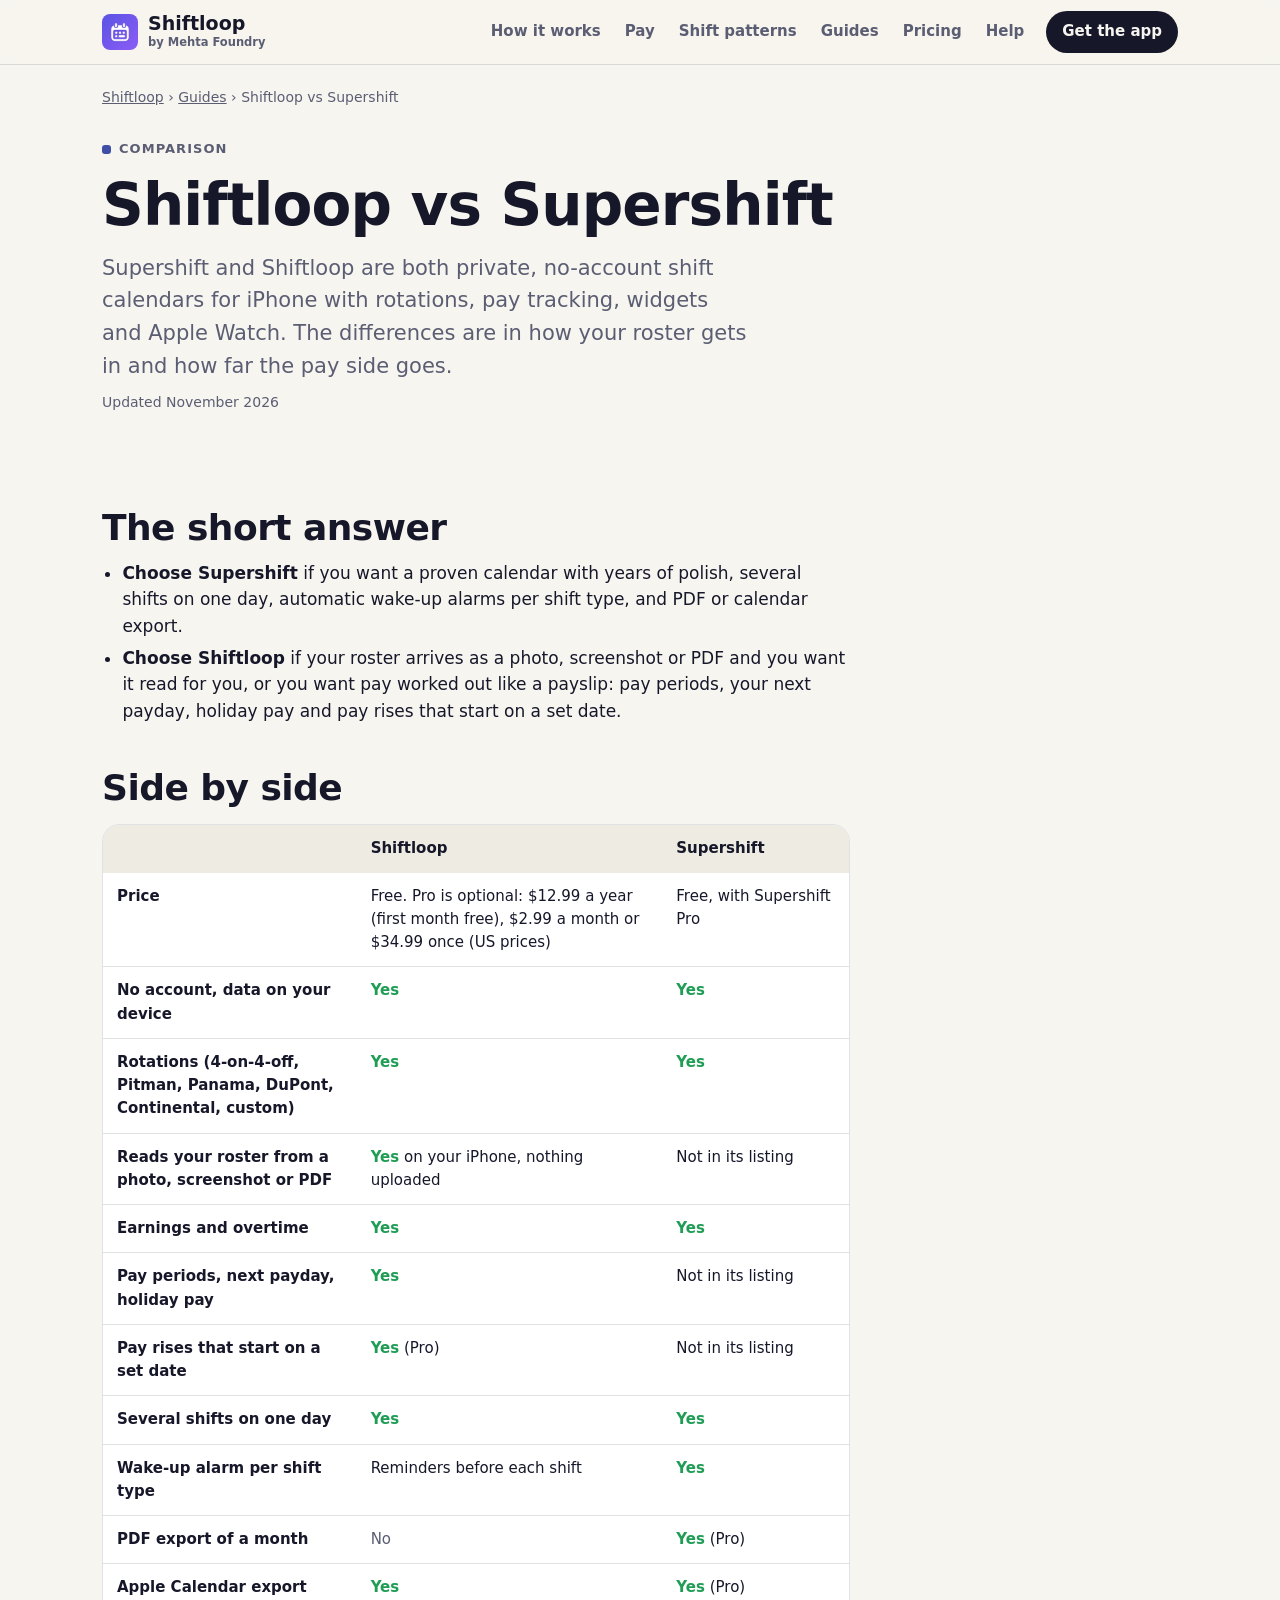
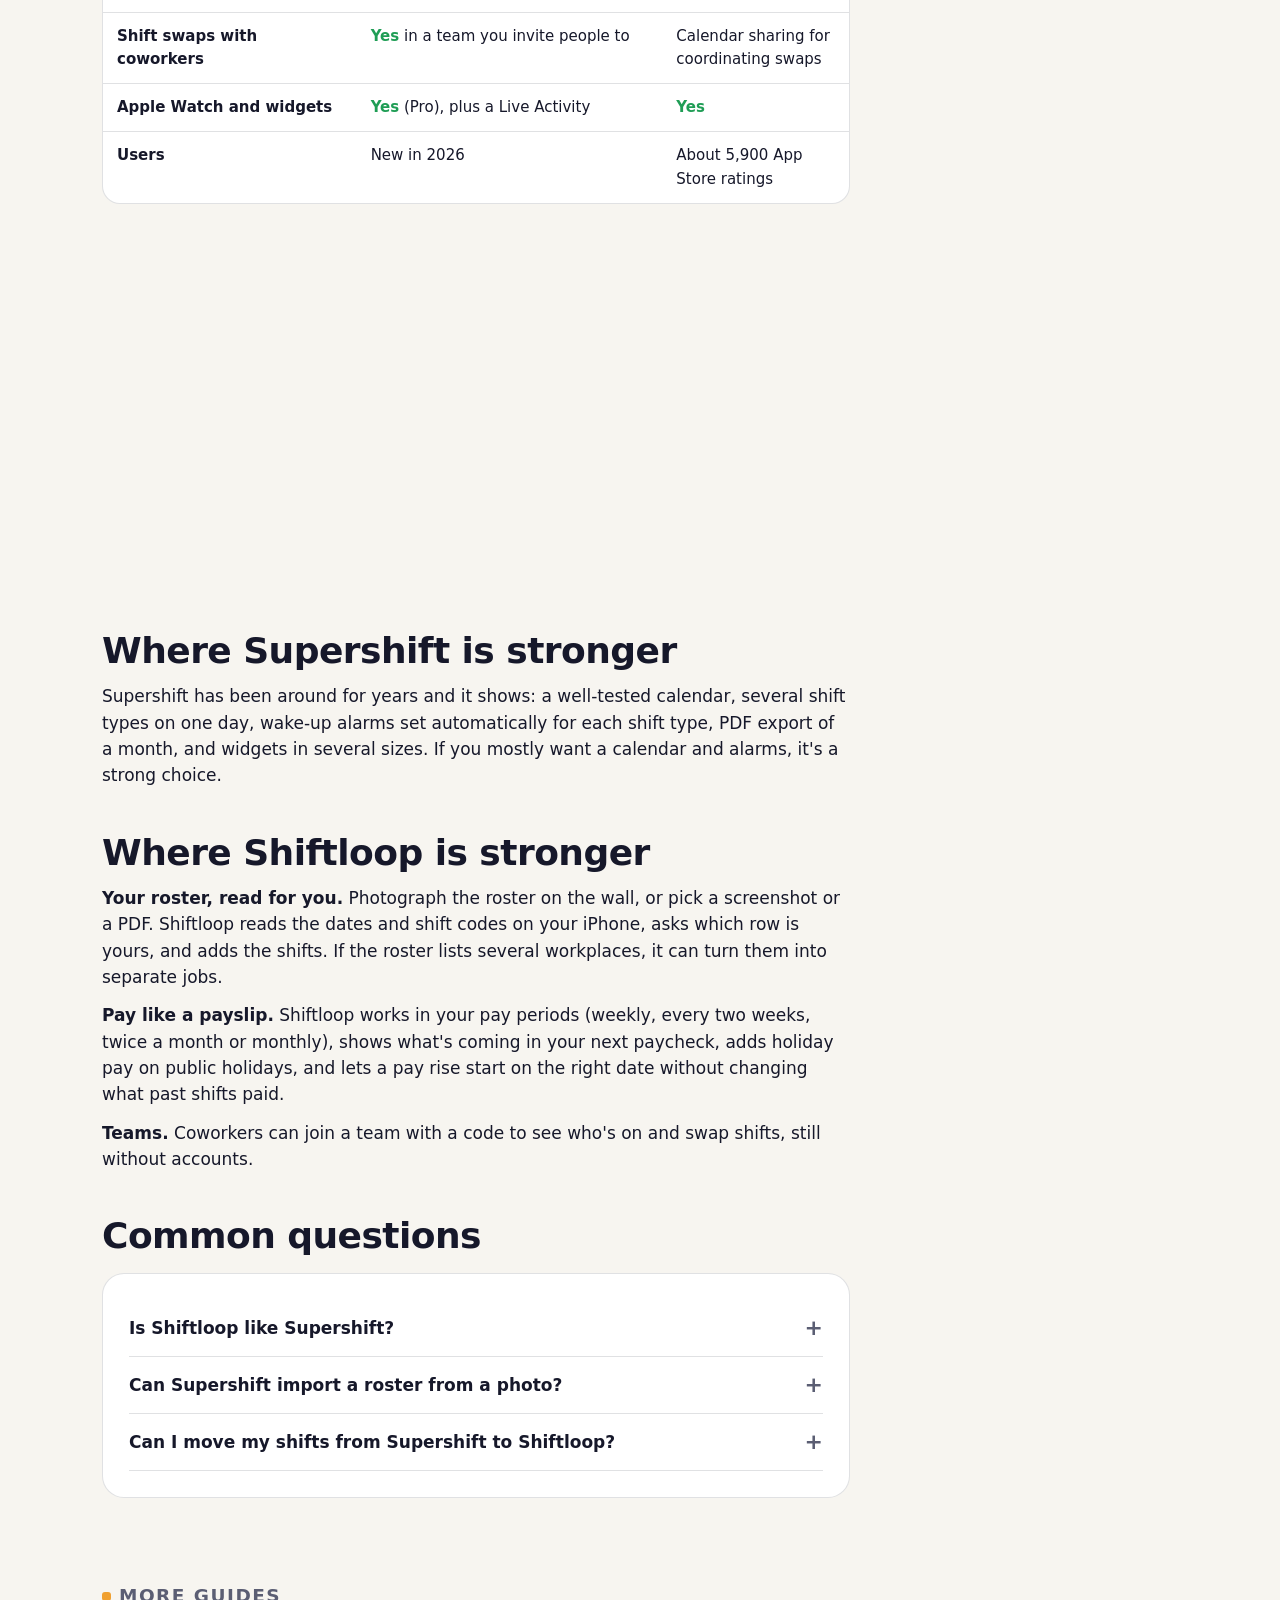
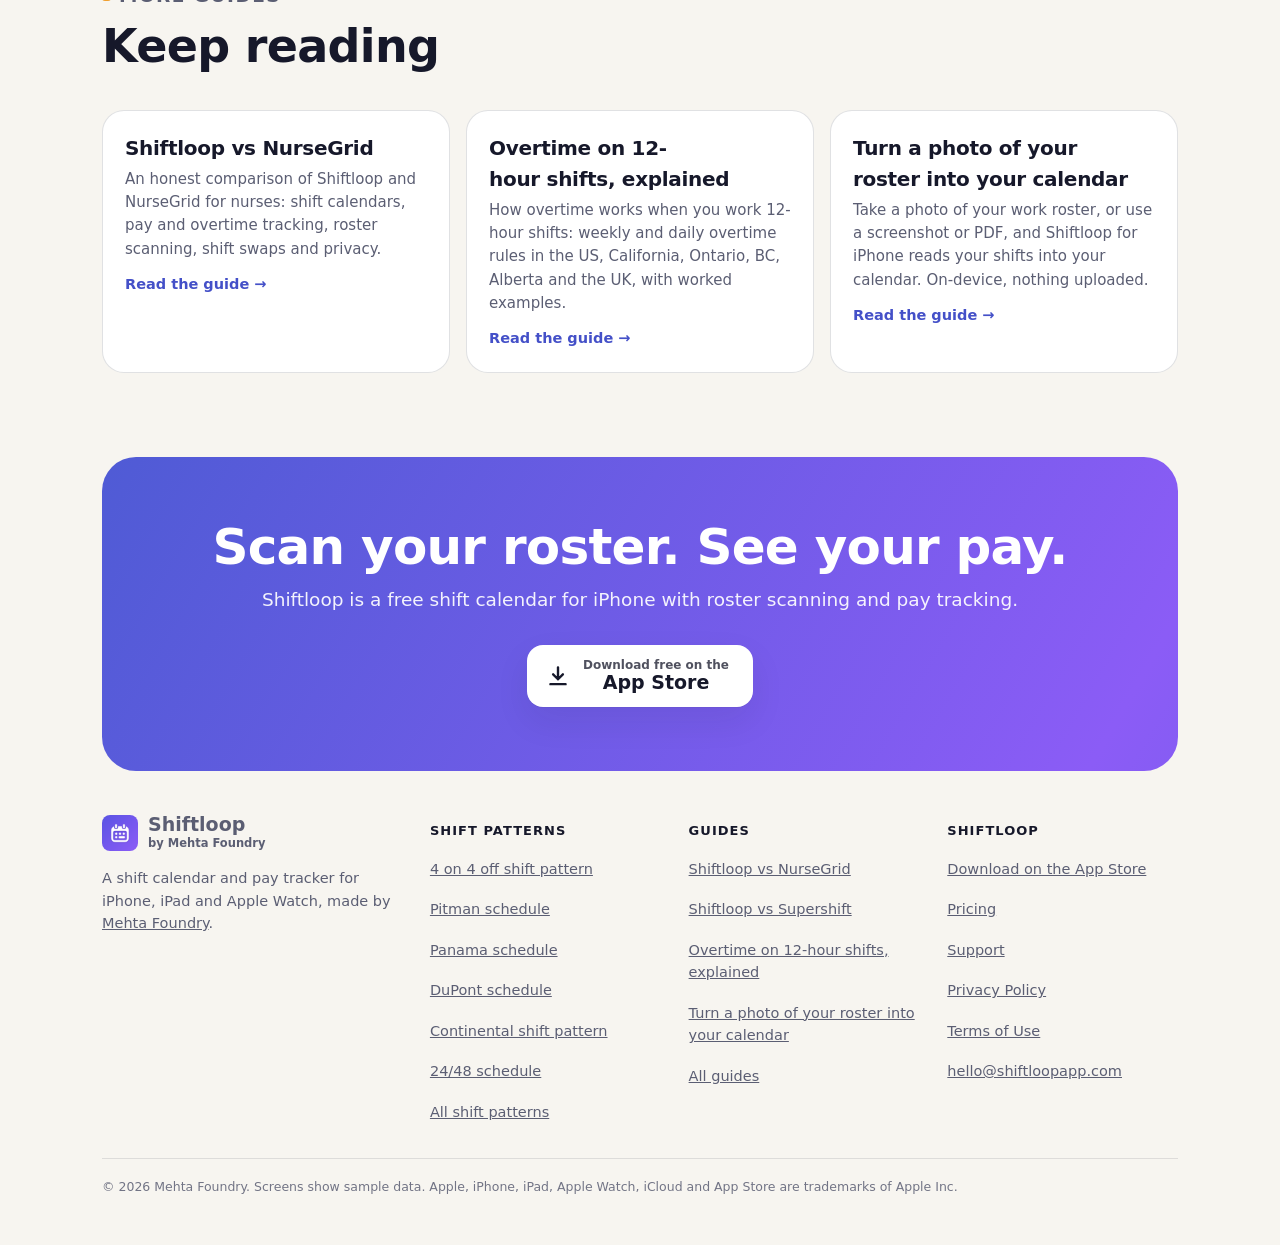
<file: shiftloop-vs-supershift.html>
<!doctype html>
<html lang="en">
<head>
<meta charset="utf-8">
<meta name="viewport" content="width=device-width, initial-scale=1">
<meta name="color-scheme" content="light dark">
<meta name="theme-color" content="#F7F5F0" media="(prefers-color-scheme: light)">
<meta name="theme-color" content="#0F1120" media="(prefers-color-scheme: dark)">
<link rel="icon" type="image/png" sizes="96x96" href="assets/favicon.png">
<link rel="icon" sizes="48x48" href="favicon.ico">
<link rel="apple-touch-icon" href="assets/apple-touch-icon.png">
<link rel="stylesheet" href="assets/site.css?v=426590f4">
<title>Shiftloop vs Supershift: Shift Calendar Apps Compared | Shiftloop</title>
<meta name="description" content="Shiftloop and Supershift compared: rotations, pay and overtime, scanning a roster from a photo, Apple Watch, privacy and price.">
<meta property="og:type" content="article">
<meta property="og:site_name" content="Shiftloop">
<meta property="og:title" content="Shiftloop vs Supershift">
<meta property="og:description" content="Shiftloop and Supershift compared: rotations, pay and overtime, scanning a roster from a photo, Apple Watch, privacy and price.">
<meta property="og:image" content="https://shiftloopapp.com/assets/og.png">
<meta property="og:image:width" content="1200">
<meta property="og:image:height" content="630">
<meta property="og:image:alt" content="Shiftloop: your shifts, sorted, your pay, checked. The app's month calendar on an iPhone with colour-coded shifts.">
<meta property="og:url" content="https://shiftloopapp.com/shiftloop-vs-supershift.html">
<meta name="twitter:card" content="summary_large_image">
<link rel="canonical" href="https://shiftloopapp.com/shiftloop-vs-supershift.html">
<script type="application/ld+json">{"@context": "https://schema.org", "@type": "BreadcrumbList", "itemListElement": [{"@type": "ListItem", "position": 1, "name": "Shiftloop", "item": "https://shiftloopapp.com/"}, {"@type": "ListItem", "position": 2, "name": "Guides", "item": "https://shiftloopapp.com/guides.html"}, {"@type": "ListItem", "position": 3, "name": "Shiftloop vs Supershift", "item": "https://shiftloopapp.com/shiftloop-vs-supershift.html"}]}</script>
<script type="application/ld+json">{"@context": "https://schema.org", "@type": "Article", "headline": "Shiftloop vs Supershift", "description": "Shiftloop and Supershift compared: rotations, pay and overtime, scanning a roster from a photo, Apple Watch, privacy and price.", "url": "https://shiftloopapp.com/shiftloop-vs-supershift.html", "dateModified": "2026-11-16", "image": "https://shiftloopapp.com/assets/icon.png", "author": {"@type": "Organization", "name": "Mehta Foundry", "url": "https://mehtafoundry.com/"}, "publisher": {"@type": "Organization", "name": "Mehta Foundry", "url": "https://mehtafoundry.com/"}, "about": {"@type": "MobileApplication", "name": "Shiftloop", "operatingSystem": "iOS", "applicationCategory": "ProductivityApplication", "url": "https://shiftloopapp.com/", "offers": {"@type": "Offer", "price": "0", "priceCurrency": "USD"}}}</script>
<script type="application/ld+json">{"@context": "https://schema.org", "@type": "FAQPage", "mainEntity": [{"@type": "Question", "name": "Is Shiftloop like Supershift?", "acceptedAnswer": {"@type": "Answer", "text": "Yes in spirit: both are private shift calendars with no account, rotations, pay tracking, widgets and Apple Watch. Shiftloop adds reading your roster from a photo and payslip-style pay (pay periods, payday, holiday pay); Supershift has alarms per shift type and PDF export."}}, {"@type": "Question", "name": "Can Supershift import a roster from a photo?", "acceptedAnswer": {"@type": "Answer", "text": "Its App Store listing (November 2026) doesn't mention it. Shiftloop reads rosters from photos, screenshots and PDFs on your iPhone."}}, {"@type": "Question", "name": "Can I move my shifts from Supershift to Shiftloop?", "acceptedAnswer": {"@type": "Answer", "text": "There's no direct import. The quickest way is to set up your rotation in Shiftloop, or scan your current roster."}}]}</script>
</head>
<body>

<header class="top"><div class="wrap">
  <a class="logo" href="./"><img src="assets/icon-small.png" alt="" width="36" height="36"><span><b>Shiftloop</b><small>by Mehta Foundry</small></span></a>
  <nav aria-label="Site">
    <a href="./#how">How it works</a>
    <a href="./#pay">Pay</a>
    <a href="shift-patterns.html">Shift patterns</a>
    <a href="guides.html">Guides</a>
    <a href="./#pricing">Pricing</a>
    <a href="./#support">Help</a>
  </nav>
  <a class="get" href="https://apps.apple.com/app/apple-store/id6818672597?pt=128922679&amp;ct=website&amp;mt=8">Get the app</a>
</div></header>

<main>
<div class="wrap">
  <p class="crumbs"><a href="./">Shiftloop</a> › <a href="guides.html">Guides</a> › Shiftloop vs Supershift</p>
</div>

<section class="phero"><div class="wrap">
  <p class="label"><i style="--c: var(--night)"></i>Comparison</p>
  <h1>Shiftloop vs Supershift</h1>
  <p class="lede">Supershift and Shiftloop are both private, no-account shift calendars for iPhone with rotations, pay tracking, widgets and Apple Watch. The differences are in how your roster gets in and how far the pay side goes.</p>
  <p class="updated">Updated November 2026</p>
</div></section>

<section class="block" style="padding-top: 10px"><div class="wrap">
  <div class="prose">
<h2>The short answer</h2>
<ul>
<li><strong>Choose Supershift</strong> if you want a proven calendar with years of polish, several shifts on one day, automatic wake-up alarms per shift type, and PDF or calendar export.</li>
<li><strong>Choose Shiftloop</strong> if your roster arrives as a photo, screenshot or PDF and you want it read for you, or you want pay worked out like a payslip: pay periods, your next payday, holiday pay and pay rises that start on a set date.</li>
</ul>

<h2>Side by side</h2>
<div class="tablewrap"><table><thead><tr><th scope="col"></th><th scope="col">Shiftloop</th><th scope="col">Supershift</th></tr></thead><tbody><tr><th scope="row">Price</th><td>Free. Pro is optional: $12.99 a year (first month free), $2.99 a month or $34.99 once (US prices)</td><td>Free, with Supershift Pro</td></tr><tr><th scope="row">No account, data on your device</th><td><span class="yes">Yes</span></td><td><span class="yes">Yes</span></td></tr><tr><th scope="row">Rotations (4-on-4-off, Pitman, Panama, DuPont, Continental, custom)</th><td><span class="yes">Yes</span></td><td><span class="yes">Yes</span></td></tr><tr><th scope="row">Reads your roster from a photo, screenshot or PDF</th><td><span class="yes">Yes</span> on your iPhone, nothing uploaded</td><td>Not in its listing</td></tr><tr><th scope="row">Earnings and overtime</th><td><span class="yes">Yes</span></td><td><span class="yes">Yes</span></td></tr><tr><th scope="row">Pay periods, next payday, holiday pay</th><td><span class="yes">Yes</span></td><td>Not in its listing</td></tr><tr><th scope="row">Pay rises that start on a set date</th><td><span class="yes">Yes</span> (Pro)</td><td>Not in its listing</td></tr><tr><th scope="row">Several shifts on one day</th><td><span class="yes">Yes</span></td><td><span class="yes">Yes</span></td></tr><tr><th scope="row">Wake-up alarm per shift type</th><td>Reminders before each shift</td><td><span class="yes">Yes</span></td></tr><tr><th scope="row">PDF export of a month</th><td><span class="no">No</span></td><td><span class="yes">Yes</span> (Pro)</td></tr><tr><th scope="row">Apple Calendar export</th><td><span class="yes">Yes</span></td><td><span class="yes">Yes</span> (Pro)</td></tr><tr><th scope="row">Shift swaps with coworkers</th><td><span class="yes">Yes</span> in a team you invite people to</td><td>Calendar sharing for coordinating swaps</td></tr><tr><th scope="row">Apple Watch and widgets</th><td><span class="yes">Yes</span> (Pro), plus a Live Activity</td><td><span class="yes">Yes</span></td></tr><tr><th scope="row">Users</th><td>New in 2026</td><td>About 5,900 App Store ratings</td></tr></tbody></table></div>
<p class="note">Supershift details are from its App Store listing, checked in November 2026. If something has changed, <a href="mailto:hello@shiftloopapp.com">tell us</a> and we'll correct it.</p>

<h2>Where Supershift is stronger</h2>
<p>Supershift has been around for years and it shows: a well-tested calendar, several shift types on one day, wake-up alarms set automatically for each shift type, PDF export of a month, and widgets in several sizes. If you mostly want a calendar and alarms, it's a strong choice.</p>

<h2>Where Shiftloop is stronger</h2>
<p><strong>Your roster, read for you.</strong> Photograph the roster on the wall, or pick a screenshot or a PDF. Shiftloop reads the dates and shift codes on your iPhone, asks which row is yours, and adds the shifts. If the roster lists several workplaces, it can turn them into separate jobs.</p>
<p><strong>Pay like a payslip.</strong> Shiftloop works in your pay periods (weekly, every two weeks, twice a month or monthly), shows what's coming in your next paycheck, adds holiday pay on public holidays, and lets a pay rise start on the right date without changing what past shifts paid.</p>
<p><strong>Teams.</strong> Coworkers can join a team with a code to see who's on and swap shifts, still without accounts.</p>
    <h2>Common questions</h2>
  </div>
  <div class="prose box" style="margin-top: 16px">
      <details>
        <summary>Is Shiftloop like Supershift?</summary>
        <p>Yes in spirit: both are private shift calendars with no account, rotations, pay tracking, widgets and Apple Watch. Shiftloop adds reading your roster from a photo and payslip-style pay (pay periods, payday, holiday pay); Supershift has alarms per shift type and PDF export.</p>
      </details>
      <details>
        <summary>Can Supershift import a roster from a photo?</summary>
        <p>Its App Store listing (November 2026) doesn't mention it. Shiftloop reads rosters from photos, screenshots and PDFs on your iPhone.</p>
      </details>
      <details>
        <summary>Can I move my shifts from Supershift to Shiftloop?</summary>
        <p>There's no direct import. The quickest way is to set up your rotation in Shiftloop, or scan your current roster.</p>
      </details>
  </div>
</div></section>

<section class="block" style="padding-top: 0"><div class="wrap">
  <div class="head">
    <p class="label"><i style="--c: var(--day)"></i>More guides</p>
    <h2>Keep reading</h2>
  </div>
  <div class="rots">
    <a class="rot" href="shiftloop-vs-nursegrid.html" data-reveal>
      <h3>Shiftloop vs NurseGrid</h3>
      <p>An honest comparison of Shiftloop and NurseGrid for nurses: shift calendars, pay and overtime tracking, roster scanning, shift swaps and privacy.</p>
      <span>Read the guide →</span>
    </a>
    <a class="rot" href="overtime-12-hour-shifts.html" data-reveal>
      <h3>Overtime on 12-hour shifts, explained</h3>
      <p>How overtime works when you work 12-hour shifts: weekly and daily overtime rules in the US, California, Ontario, BC, Alberta and the UK, with worked examples.</p>
      <span>Read the guide →</span>
    </a>
    <a class="rot" href="roster-scanner.html" data-reveal>
      <h3>Turn a photo of your roster into your calendar</h3>
      <p>Take a photo of your work roster, or use a screenshot or PDF, and Shiftloop for iPhone reads your shifts into your calendar. On-device, nothing uploaded.</p>
      <span>Read the guide →</span>
    </a>
  </div>
</div></section>

<section class="last"><div class="inner">
  <h2>Scan your roster. See your pay.</h2>
  <p>Shiftloop is a free shift calendar for iPhone with roster scanning and pay tracking.</p>
  <a class="store" href="https://apps.apple.com/app/apple-store/id6818672597?pt=128922679&amp;ct=website&amp;mt=8">
    <svg viewBox="0 0 24 24" aria-hidden="true"><path fill="none" stroke="currentColor" stroke-width="2.2" stroke-linecap="round" stroke-linejoin="round" d="M12 4v11m0 0l-4.500-4.500M12 15l4.500-4.500M5 19.500h14"/></svg>
    <span><small>Download free on the</small>App Store</span>
  </a>
</div></section>
</main>

<footer class="foot"><div class="wrap">
  <div class="cols">
    <div>
      <a class="logo" href="./"><img src="assets/icon-small.png" alt="" width="36" height="36" loading="lazy"><span><b>Shiftloop</b><small>by Mehta Foundry</small></span></a>
      <p>A shift calendar and pay tracker for iPhone, iPad and Apple Watch, made by <a href="https://mehtafoundry.com/">Mehta Foundry</a>.</p>
    </div>
    <div>
      <p class="t">Shift patterns</p>
      <ul>
        <li><a href="4-on-4-off-shift-pattern.html">4 on 4 off shift pattern</a></li>
        <li><a href="pitman-schedule.html">Pitman schedule</a></li>
        <li><a href="panama-schedule.html">Panama schedule</a></li>
        <li><a href="dupont-schedule.html">DuPont schedule</a></li>
        <li><a href="continental-shift-pattern.html">Continental shift pattern</a></li>
        <li><a href="24-48-schedule.html">24/48 schedule</a></li>
        <li><a href="shift-patterns.html">All shift patterns</a></li>
      </ul>
    </div>
    <div>
      <p class="t">Guides</p>
      <ul>
        <li><a href="shiftloop-vs-nursegrid.html">Shiftloop vs NurseGrid</a></li>
        <li><a href="shiftloop-vs-supershift.html">Shiftloop vs Supershift</a></li>
        <li><a href="overtime-12-hour-shifts.html">Overtime on 12-hour shifts, explained</a></li>
        <li><a href="roster-scanner.html">Turn a photo of your roster into your calendar</a></li>
        <li><a href="guides.html">All guides</a></li>
      </ul>
    </div>
    <div>
      <p class="t">Shiftloop</p>
      <ul>
        <li><a href="https://apps.apple.com/app/apple-store/id6818672597?pt=128922679&amp;ct=website&amp;mt=8">Download on the App Store</a></li>
        <li><a href="./#pricing">Pricing</a></li>
        <li><a href="support.html">Support</a></li>
        <li><a href="privacy.html">Privacy Policy</a></li>
        <li><a href="https://www.apple.com/legal/internet-services/itunes/dev/stdeula/">Terms of Use</a></li>
        <li><a href="mailto:hello@shiftloopapp.com">hello@shiftloopapp.com</a></li>
      </ul>
    </div>
  </div>
  <p class="legal">© 2026 Mehta Foundry. Screens show sample data. Apple, iPhone, iPad, Apple Watch, iCloud and App Store are trademarks of Apple Inc.</p>
</div></footer>
<script src="assets/site.js?v=426590f4" defer></script>

</body>
</html>
</file>
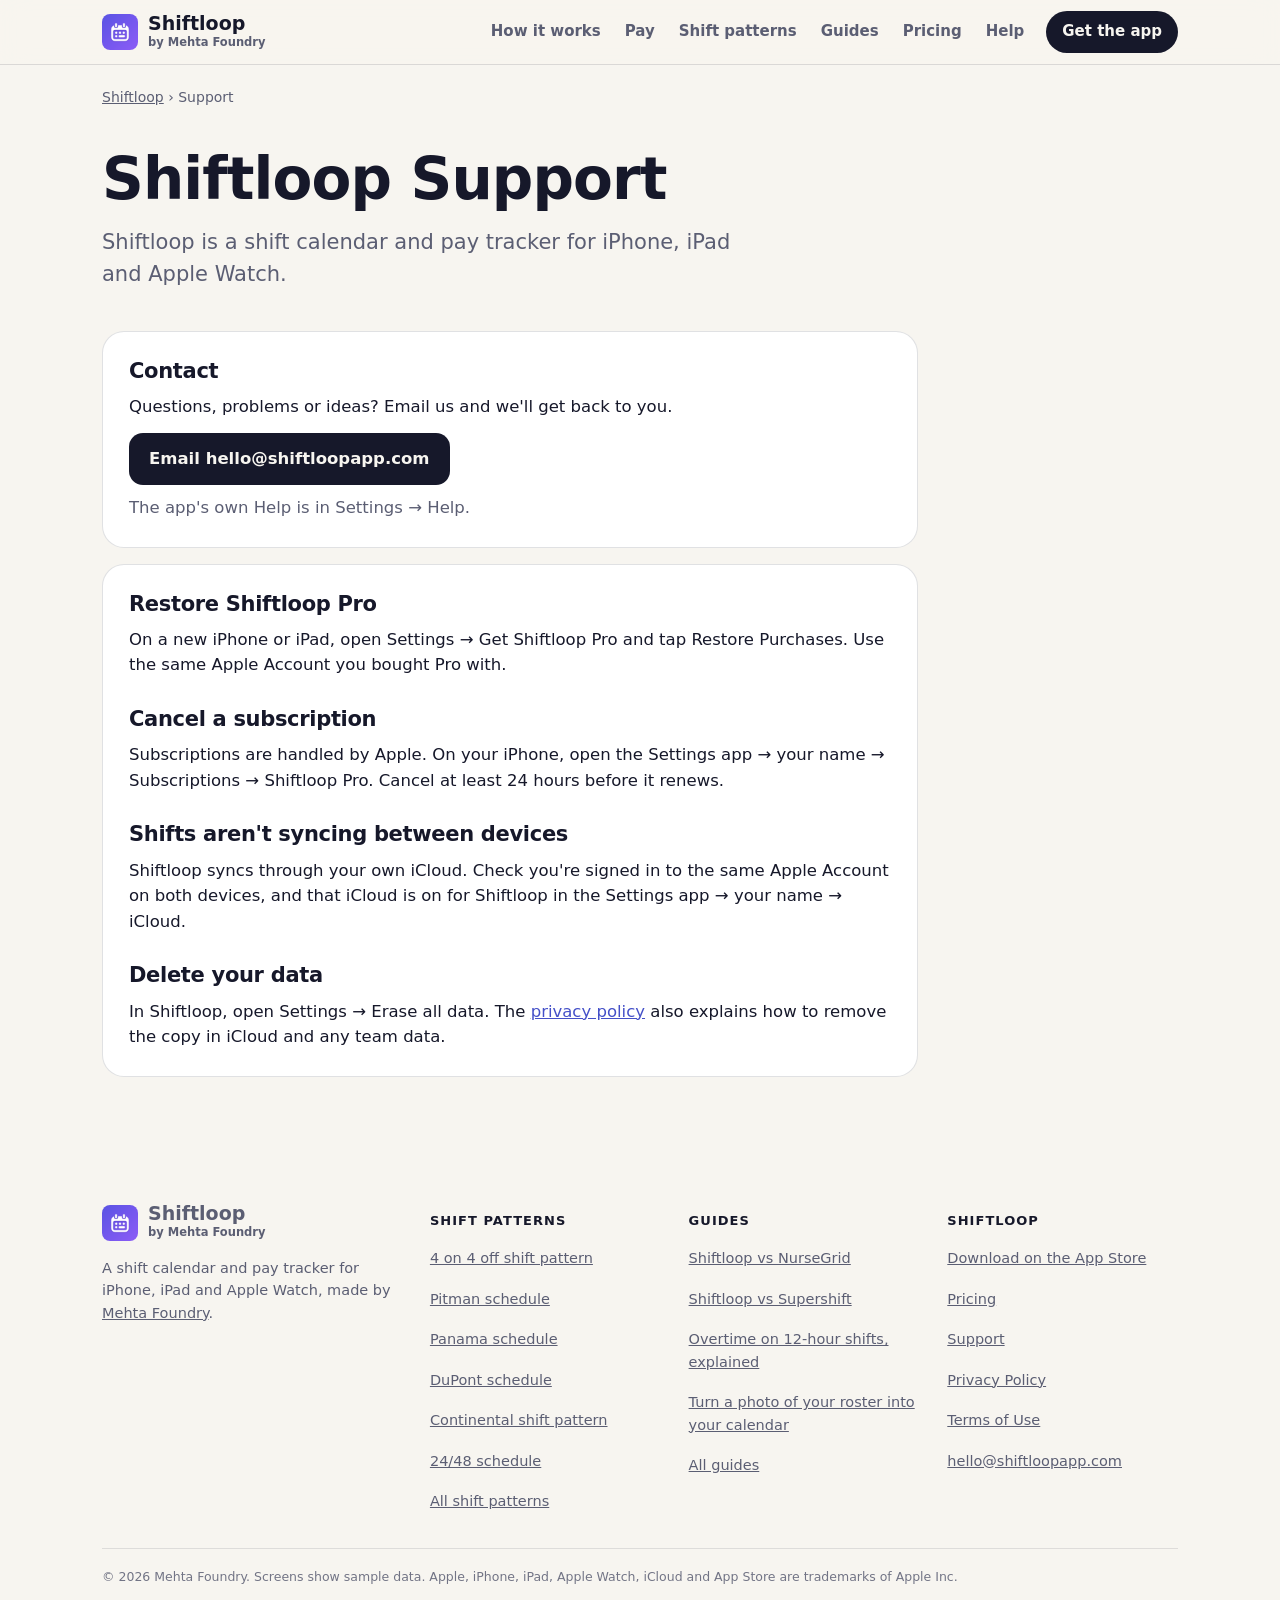
<file: support.html>
<!doctype html>
<html lang="en">
<head>
<meta charset="utf-8">
<meta name="viewport" content="width=device-width, initial-scale=1">
<meta name="color-scheme" content="light dark">
<meta name="theme-color" content="#F7F5F0" media="(prefers-color-scheme: light)">
<meta name="theme-color" content="#0F1120" media="(prefers-color-scheme: dark)">
<link rel="icon" type="image/png" sizes="96x96" href="assets/favicon.png">
<link rel="icon" sizes="48x48" href="favicon.ico">
<link rel="apple-touch-icon" href="assets/apple-touch-icon.png">
<link rel="stylesheet" href="assets/site.css?v=426590f4">
<title>Shiftloop Support</title>
<meta name="description" content="Help and contact for Shiftloop, the shift calendar and pay tracker.">
<meta property="og:type" content="website">
<meta property="og:site_name" content="Shiftloop">
<meta property="og:title" content="Shiftloop Support">
<meta property="og:description" content="Help and contact for Shiftloop, the shift calendar and pay tracker.">
<meta property="og:image" content="https://shiftloopapp.com/assets/og.png">
<meta property="og:image:width" content="1200">
<meta property="og:image:height" content="630">
<meta property="og:image:alt" content="Shiftloop: your shifts, sorted, your pay, checked. The app's month calendar on an iPhone with colour-coded shifts.">
<meta property="og:url" content="https://shiftloopapp.com/support.html">
<meta name="twitter:card" content="summary_large_image">
<link rel="canonical" href="https://shiftloopapp.com/support.html">
</head>
<body>

<header class="top"><div class="wrap">
  <a class="logo" href="./"><img src="assets/icon-small.png" alt="" width="36" height="36"><span><b>Shiftloop</b><small>by Mehta Foundry</small></span></a>
  <nav aria-label="Site">
    <a href="./#how">How it works</a>
    <a href="./#pay">Pay</a>
    <a href="shift-patterns.html">Shift patterns</a>
    <a href="guides.html">Guides</a>
    <a href="./#pricing">Pricing</a>
    <a href="./#support">Help</a>
  </nav>
  <a class="get" href="https://apps.apple.com/app/apple-store/id6818672597?pt=128922679&amp;ct=website&amp;mt=8">Get the app</a>
</div></header>

<main>
<div class="wrap">
  <p class="crumbs"><a href="./">Shiftloop</a> › Support</p>
</div>
<section class="phero"><div class="wrap">
  <h1>Shiftloop Support</h1>
  <p class="lede">Shiftloop is a shift calendar and pay tracker for iPhone, iPad and Apple Watch.</p>
</div></section>
<section style="padding-bottom: 84px"><div class="wrap">
  <div class="docs">
    <div class="box doc">
<h2>Contact</h2>
<p>Questions, problems or ideas? Email us and we'll get back to you.</p>
<p><a class="btn" href="mailto:hello@shiftloopapp.com?subject=Shiftloop">Email hello@shiftloopapp.com</a></p>
<p class="muted">The app's own Help is in Settings → Help.</p>
    </div>
    <div class="box doc">
<h2>Restore Shiftloop Pro</h2>
<p>On a new iPhone or iPad, open Settings → Get Shiftloop Pro and tap Restore Purchases. Use the same Apple Account you bought Pro with.</p>
<h2>Cancel a subscription</h2>
<p>Subscriptions are handled by Apple. On your iPhone, open the Settings app → your name → Subscriptions → Shiftloop Pro. Cancel at least 24 hours before it renews.</p>
<h2>Shifts aren't syncing between devices</h2>
<p>Shiftloop syncs through your own iCloud. Check you're signed in to the same Apple Account on both devices, and that iCloud is on for Shiftloop in the Settings app → your name → iCloud.</p>
<h2>Delete your data</h2>
<p>In Shiftloop, open Settings → Erase all data. The <a href="privacy.html#deleting-your-data">privacy policy</a> also explains how to remove the copy in iCloud and any team data.</p>
    </div>
  </div>
</div></section>
</main>

<footer class="foot"><div class="wrap">
  <div class="cols">
    <div>
      <a class="logo" href="./"><img src="assets/icon-small.png" alt="" width="36" height="36" loading="lazy"><span><b>Shiftloop</b><small>by Mehta Foundry</small></span></a>
      <p>A shift calendar and pay tracker for iPhone, iPad and Apple Watch, made by <a href="https://mehtafoundry.com/">Mehta Foundry</a>.</p>
    </div>
    <div>
      <p class="t">Shift patterns</p>
      <ul>
        <li><a href="4-on-4-off-shift-pattern.html">4 on 4 off shift pattern</a></li>
        <li><a href="pitman-schedule.html">Pitman schedule</a></li>
        <li><a href="panama-schedule.html">Panama schedule</a></li>
        <li><a href="dupont-schedule.html">DuPont schedule</a></li>
        <li><a href="continental-shift-pattern.html">Continental shift pattern</a></li>
        <li><a href="24-48-schedule.html">24/48 schedule</a></li>
        <li><a href="shift-patterns.html">All shift patterns</a></li>
      </ul>
    </div>
    <div>
      <p class="t">Guides</p>
      <ul>
        <li><a href="shiftloop-vs-nursegrid.html">Shiftloop vs NurseGrid</a></li>
        <li><a href="shiftloop-vs-supershift.html">Shiftloop vs Supershift</a></li>
        <li><a href="overtime-12-hour-shifts.html">Overtime on 12-hour shifts, explained</a></li>
        <li><a href="roster-scanner.html">Turn a photo of your roster into your calendar</a></li>
        <li><a href="guides.html">All guides</a></li>
      </ul>
    </div>
    <div>
      <p class="t">Shiftloop</p>
      <ul>
        <li><a href="https://apps.apple.com/app/apple-store/id6818672597?pt=128922679&amp;ct=website&amp;mt=8">Download on the App Store</a></li>
        <li><a href="./#pricing">Pricing</a></li>
        <li><a href="support.html">Support</a></li>
        <li><a href="privacy.html">Privacy Policy</a></li>
        <li><a href="https://www.apple.com/legal/internet-services/itunes/dev/stdeula/">Terms of Use</a></li>
        <li><a href="mailto:hello@shiftloopapp.com">hello@shiftloopapp.com</a></li>
      </ul>
    </div>
  </div>
  <p class="legal">© 2026 Mehta Foundry. Screens show sample data. Apple, iPhone, iPad, Apple Watch, iCloud and App Store are trademarks of Apple Inc.</p>
</div></footer>
<script src="assets/site.js?v=426590f4" defer></script>

</body>
</html>
</file>
<file: assets/site.css>
/* Shiftloop site. Colours are the app's own: brand indigo to violet, and one colour per kind of shift. */
:root {
  --brand: #4F5BD5; --brand2: #8B5CF6;
  --day: #F0A030; --night: #3F4FA8; --long: #C9586E; --clinic: #3E9B5A; --teal: #2E9B8A;
  --paper: #F7F5F0; --card: #FFFFFF; --ink: #16182A; --muted: #5B5E73; --line: rgba(22, 24, 42, .13);
  --soft: #EEEBE3; --link: #4450C8; --panel: #16182A; --panel-ink: #F3F4FB; --panel-muted: #B4B8D0; --bezel: #16182A;
  --lift: 0 1px 0 rgba(22, 24, 42, .04), 0 14px 34px rgba(22, 24, 42, .08);
  --round: ui-rounded, "SF Pro Rounded", system-ui, -apple-system, "Segoe UI", Roboto, sans-serif;
  --sans: system-ui, -apple-system, "Segoe UI", Roboto, "Helvetica Neue", sans-serif;
}
@media (prefers-color-scheme: dark) {
  :root {
    --paper: #0F1120; --card: #191C30; --ink: #EEF0FA; --muted: #A6AAC4; --line: rgba(255, 255, 255, .13);
    --soft: #1E2138; --link: #AAB2FF; --panel: #191C30; --bezel: #33375A;
    --lift: 0 1px 0 rgba(0, 0, 0, .2), 0 14px 34px rgba(0, 0, 0, .35);
  }
}
* { box-sizing: border-box; }
html { scroll-behavior: smooth; -webkit-text-size-adjust: 100%; }
body { margin: 0; background: var(--paper); color: var(--ink); font: 17px/1.55 var(--sans); }
img { max-width: 100%; height: auto; display: block; }
a { color: var(--link); }
h1, h2, h3 { font-family: var(--round); letter-spacing: -.015em; text-wrap: balance; margin: 0; }
p { margin: 0; }
[hidden] { display: none !important; }
.wrap { max-width: 1120px; margin: 0 auto; padding: 0 22px; }
section { scroll-margin-top: 76px; }
:focus-visible { outline: 3px solid var(--brand2); outline-offset: 3px; border-radius: 6px; }

/* Things that rise into place as they scroll into view. Only once the script is running, so the
   page is complete without it. */
.js [data-reveal] { opacity: 0; transform: translateY(20px); transition: opacity .6s ease, transform .7s cubic-bezier(.2, .7, .2, 1);
  transition-delay: var(--d, 0ms); }
.js [data-reveal].in { opacity: 1; transform: none; }

/* Top bar */
.top { position: sticky; top: 0; z-index: 20; background: color-mix(in srgb, var(--paper) 88%, transparent);
  -webkit-backdrop-filter: saturate(160%) blur(14px); backdrop-filter: saturate(160%) blur(14px); border-bottom: 1px solid var(--line);
  transition: box-shadow .3s ease; }
.top.scrolled { box-shadow: 0 8px 26px rgba(22, 24, 42, .09); }
.top .wrap { display: flex; align-items: center; gap: 22px; height: 64px; }
.logo { display: flex; align-items: center; gap: 10px; min-height: 44px; color: var(--ink); text-decoration: none; margin-right: auto; }
.logo img { width: 36px; height: 36px; border-radius: 22.5%; }
.logo b { display: block; font: 700 19px/1.1 var(--round); }
.logo small { display: block; font-size: 11.5px; font-weight: 600; color: var(--muted); white-space: nowrap; }
.top nav { display: flex; gap: 24px; }
.top nav a { color: var(--muted); text-decoration: none; font-weight: 600; font-size: 15px; }
.top nav a:hover { color: var(--ink); }
.get { background: var(--ink); color: var(--paper); text-decoration: none; font-weight: 700; font-size: 15px;
  padding: 9px 16px; border-radius: 999px; white-space: nowrap; }
@media (max-width: 860px) { .top nav { display: none; } }

/* Hero */
.hero { padding: 54px 0 68px; }
.hero .wrap { display: grid; grid-template-columns: minmax(0, 1.02fr) minmax(0, 1fr); gap: 54px; align-items: center; }
.label { display: inline-flex; align-items: center; gap: 8px; font: 700 13px/1.2 var(--sans); letter-spacing: .08em;
  text-transform: uppercase; color: var(--muted); }
.label i { width: 9px; height: 9px; border-radius: 3px; background: var(--c, var(--brand)); flex: none; }
.hero h1 { font-size: clamp(42px, 5.8vw, 70px); line-height: 1.03; font-weight: 800; margin: 0 0 20px; }
.hero h1 .label { display: flex; margin-bottom: 18px; }
.hero h1 .ln { display: block; }
.hero h1 em { display: block; font-style: normal; padding-bottom: .08em; background: linear-gradient(100deg, var(--brand), var(--brand2));
  -webkit-background-clip: text; background-clip: text; color: transparent; }
@media (prefers-color-scheme: dark) { .hero h1 em { background-image: linear-gradient(100deg, #8F99FF, #BC9CFF); } }
.lede { font-size: clamp(18px, 2vw, 21px); color: var(--muted); max-width: 31em; }
.store { display: inline-flex; align-items: center; gap: 12px; margin-top: 30px; background: var(--ink); color: var(--paper);
  text-decoration: none; padding: 13px 24px 13px 18px; border-radius: 16px; font: 700 19px/1.15 var(--round); box-shadow: var(--lift);
  transition: transform .2s ease; }
.store small { display: block; font: 600 12px/1.2 var(--sans); opacity: .75; }
.store svg { width: 26px; height: 26px; flex: none; }
.store:hover { transform: translateY(-2px); }
.facts { display: flex; flex-wrap: wrap; gap: 8px 18px; margin: 22px 0 0; padding: 0; list-style: none; font-size: 15px; color: var(--muted); }
.facts li { display: flex; align-items: center; gap: 7px; }
.facts li::before { content: ""; width: 7px; height: 7px; border-radius: 50%; background: var(--clinic); }
/* The hero's words arrive one after another. */
.js .hero .rise { animation: rise .8s cubic-bezier(.2, .7, .2, 1) both; animation-delay: var(--d, 0ms); }
@keyframes rise { from { opacity: 0; transform: translateY(22px); } to { opacity: 1; transform: none; } }

/* The stage: four key features, each with a small moving demo. */
.stage { background: var(--card); border: 1px solid var(--line); border-radius: 26px; padding: 18px 20px 20px; box-shadow: var(--lift); }
.tabs { display: grid; grid-template-columns: repeat(4, 1fr); gap: 8px; margin-bottom: 8px; }
.tabs button { background: none; border: 0; padding: 6px 0 10px; min-height: 44px; text-align: left; font: 700 14px/1.2 var(--sans); color: var(--muted); cursor: pointer; }
.tabs button i { display: block; height: 4px; border-radius: 4px; background: var(--soft); margin-bottom: 11px; position: relative; overflow: hidden; }
.tabs button i::after { content: ""; position: absolute; inset: 0; border-radius: 4px; background: linear-gradient(90deg, var(--brand), var(--brand2));
  transform: scaleX(0); transform-origin: left; }
.tabs button[aria-selected="true"] { color: var(--ink); }
.tabs button[aria-selected="true"] i::after { transform: scaleX(1); }
.stage.auto .tabs button[aria-selected="true"] i::after { animation: fill 7s linear forwards; }
.stage.auto.hold .tabs button[aria-selected="true"] i::after { animation-play-state: paused; }
@keyframes fill { from { transform: scaleX(0); } to { transform: scaleX(1); } }
.scene { min-height: var(--scene-h, 452px); display: flex; flex-direction: column; }
.scene-head { display: flex; align-items: baseline; justify-content: space-between; gap: 12px; margin-bottom: 12px; }
.scene-head h2 { font-size: 21px; line-height: 1.2; }
.scene-head span { font-size: 13.5px; color: var(--muted); white-space: nowrap; }
.scene-note { margin-top: auto; padding-top: 12px; font-size: 13px; color: var(--muted); }
.scene.play { animation: scene-in .45s ease both; }
@keyframes scene-in { from { opacity: 0; transform: translateY(8px); } to { opacity: 1; transform: none; } }

/* Calendar (hero scene and the pattern pages) */
.picks { display: flex; flex-wrap: wrap; gap: 6px; margin-bottom: 14px; }
.picks button { font: 600 14px/1 var(--sans); padding: 13px 14px; border-radius: 999px; border: 1px solid var(--line);
  background: transparent; color: var(--ink); cursor: pointer; }
.picks button[aria-pressed="true"] { background: var(--ink); color: var(--paper); border-color: var(--ink); }
.dow, .days { display: grid; grid-template-columns: repeat(7, 1fr); gap: 5px; }
.dow span { text-align: center; font: 700 11.5px/1 var(--sans); letter-spacing: .06em; color: var(--muted); padding: 4px 0 6px; }
.days button, .days i { aspect-ratio: 1 / 1.05; border-radius: 11px; }
.days button { position: relative; border: 0; padding: 0; cursor: pointer; background: var(--soft); color: var(--ink);
  font: 600 12px/1 var(--sans); display: flex; flex-direction: column; align-items: center; justify-content: center; gap: 3px;
  transition: background-color .3s ease, color .3s ease, transform .15s ease; transition-delay: var(--d, 0ms), var(--d, 0ms), 0ms; }
.days button:active { transform: scale(.93); }
.days button b { font: 800 13.5px/1 var(--round); min-height: 13.5px; }
.days button[data-s="D"] { background: var(--day); color: #2A1B02; }
.days button[data-s="N"] { background: var(--night); color: #fff; }
.days button[data-s="L"] { background: var(--long); color: #fff; }
.days button.today::after { content: ""; position: absolute; inset: -3px; border-radius: 14px; border: 2px solid var(--brand2); }
.totals { display: grid; grid-template-columns: repeat(3, 1fr); gap: 8px; margin-top: 14px; }
.totals div { background: var(--soft); border-radius: 14px; padding: 11px 12px; }
.totals b { display: block; font: 800 22px/1.1 var(--round); font-variant-numeric: tabular-nums; }
.totals span { font-size: 12.5px; color: var(--muted); }
.key { display: flex; flex-wrap: wrap; gap: 4px 14px; margin-top: 10px; font-size: 12.5px; color: var(--muted); }
.key span { display: inline-flex; align-items: center; gap: 6px; }
.key i { width: 11px; height: 11px; border-radius: 4px; background: var(--c); }

/* Scene: roster scan */
.paper { position: relative; background: #FFFDF8; color: #16182A; border-radius: 16px; padding: 14px 16px 10px; overflow: hidden;
  border: 1px solid rgba(22, 24, 42, .14); font-variant-numeric: tabular-nums; flex: 1; display: flex; flex-direction: column; }
.paper-top { display: flex; justify-content: space-between; font: 700 12px/1 var(--sans); letter-spacing: .08em; color: #5B5E73;
  padding-bottom: 10px; border-bottom: 2px solid rgba(22, 24, 42, .16); }
.rows { list-style: none; margin: 0; padding: 0; flex: 1; display: flex; flex-direction: column; justify-content: space-around; }
.rows li { display: grid; grid-template-columns: 74px 44px 1fr; align-items: center; gap: 8px; padding: 8px 0; border-bottom: 1px dashed rgba(22, 24, 42, .16); font-size: 15px; }
.rows li:last-child { border-bottom: 0; }
.rows code { font: 700 14px/1 ui-monospace, "SF Mono", Menlo, monospace; }
.rows em { justify-self: end; font: 700 12.5px/1 var(--sans); font-style: normal; padding: 6px 10px; border-radius: 999px; color: #fff;
  background: var(--c, #8E91A6); opacity: 0; transform: translateX(10px) scale(.9); }
.rows em.off { background: #E7E3D9; color: #5B5E73; }
.beam { position: absolute; left: 0; right: 0; top: 0; height: 46px; pointer-events: none; opacity: 0;
  background: linear-gradient(180deg, rgba(46, 155, 138, 0), rgba(46, 155, 138, .28)); border-bottom: 2px solid var(--teal); }
.found { margin-top: 14px; font-size: 15px; opacity: 0; }
.found b { color: var(--teal); }
.play .beam { animation: beam 3s cubic-bezier(.45, 0, .55, 1) .2s both; }
.play .rows em { animation: chip .4s cubic-bezier(.2, .9, .3, 1.2) both; animation-delay: calc(.55s + var(--i) * .36s); }
.play .found { animation: rise .5s ease 3.2s both; }
@keyframes beam { 0% { opacity: 0; top: -46px; } 8% { opacity: 1; } 92% { opacity: 1; } 100% { opacity: 0; top: 100%; } }
@keyframes chip { to { opacity: 1; transform: none; } }

/* Scene: pay */
.payday { background: var(--soft); border-radius: 18px; padding: 18px 20px; flex: 1; display: flex; flex-direction: column; justify-content: center; }
.payday span { font-size: 13.5px; color: var(--muted); }
.payday b { display: block; font: 800 clamp(40px, 6vw, 54px)/1.05 var(--round); font-variant-numeric: tabular-nums; margin: 4px 0 2px; }
.payday small { font-size: 13.5px; color: var(--muted); }
.bars { list-style: none; margin: 16px 0 0; padding: 0; display: grid; gap: 13px; }
.bars li { display: grid; grid-template-columns: 112px 1fr 64px; align-items: center; gap: 10px; font-size: 15px; }
.bars span { font-weight: 600; }
.bars i { height: 14px; border-radius: 7px; background: var(--soft); position: relative; overflow: hidden; }
.bars i::after { content: ""; position: absolute; inset: 0; width: max(var(--w), 7px); border-radius: 7px; background: var(--c);
  transform: scaleX(0); transform-origin: left; }
.bars b { text-align: right; font-variant-numeric: tabular-nums; }
.play .bars i::after { animation: grow .9s cubic-bezier(.2, .7, .2, 1) both; animation-delay: calc(.2s + var(--i) * .18s); }
@keyframes grow { to { transform: scaleX(1); } }

/* Scene: reminders */
.lock { border-radius: 22px; padding: 22px 16px 16px; color: #fff; background: linear-gradient(165deg, #23265A, #5B46B8 70%, #8B5CF6);
  display: flex; flex-direction: column; gap: 12px; flex: 1; }
.lock-time { text-align: center; padding: 6px 0 10px; }
.lock-time span { display: block; font-size: 15px; font-weight: 600; opacity: .85; }
.lock-time b { display: block; font: 700 64px/1 var(--round); letter-spacing: -.02em; }
.note { display: grid; grid-template-columns: 38px 1fr auto; gap: 11px; align-items: center; background: rgba(255, 255, 255, .92); color: #16182A;
  border-radius: 18px; padding: 12px 14px; opacity: 0; transform: translateY(-16px) scale(.96); }
.note img { width: 38px; height: 38px; border-radius: 22.5%; }
.note b { display: block; font-size: 15.5px; line-height: 1.25; }
.note span { display: block; font-size: 13.5px; color: #4A4D63; }
.note time { font-size: 12.5px; color: #6A6D82; align-self: start; }
.next { margin-top: auto; display: grid; grid-template-columns: 1fr auto; gap: 2px 12px; align-items: center; background: rgba(255, 255, 255, .16);
  border: 1px solid rgba(255, 255, 255, .22); border-radius: 18px; padding: 13px 16px; }
.next span { font: 700 11.5px/1.2 var(--sans); letter-spacing: .08em; text-transform: uppercase; opacity: .8; }
.next b { font: 700 19px/1.2 var(--round); grid-column: 1; }
.next em { grid-row: 1 / span 2; grid-column: 2; font: 800 30px/1 var(--round); font-style: normal; font-variant-numeric: tabular-nums; }
.play .note { animation: drop .6s cubic-bezier(.2, .9, .3, 1.15) .5s both; }
.play .note.two { animation-delay: 1.5s; }
@keyframes drop { to { opacity: 1; transform: none; } }

/* Who it's for */
.roles { border-block: 1px solid var(--line); padding: 20px 0; }
.roles .wrap { display: flex; flex-wrap: wrap; align-items: center; gap: 10px 14px; }
.roles p { font-weight: 700; margin-right: 6px; }
.roles ul { display: contents; }
.roles li { list-style: none; font-size: 15px; font-weight: 600; padding: 6px 13px 6px 10px; border-radius: 999px;
  background: var(--card); border: 1px solid var(--line); display: flex; align-items: center; gap: 8px; }
.roles li::before { content: ""; width: 10px; height: 10px; border-radius: 4px; background: var(--c); }

/* Section basics */
.block { padding: 84px 0; }
.head { max-width: 40em; margin-bottom: 38px; }
.head h2, .pay h2 { font-size: clamp(30px, 4vw, 46px); line-height: 1.08; font-weight: 800; margin: 14px 0 12px; }
.head p { color: var(--muted); font-size: 18.5px; }

/* Cards in a row of three */
.ways { display: grid; grid-template-columns: repeat(3, 1fr); gap: 18px; counter-reset: way; }
.way { background: var(--card); border: 1px solid var(--line); border-radius: 22px; padding: 26px 24px 24px; counter-increment: way;
  transition: transform .25s ease, box-shadow .25s ease; }
.way:hover { transform: translateY(-4px); box-shadow: var(--lift); }
.way::before { content: counter(way); display: grid; place-items: center; width: 40px; height: 40px; border-radius: 13px;
  background: var(--c); color: #fff; font: 800 19px/1 var(--round); margin-bottom: 18px; }
.way.plain::before { content: ""; width: 34px; height: 8px; border-radius: 4px; }
.way h3 { font-size: 22px; margin-bottom: 8px; }
.way p { color: var(--muted); font-size: 16px; }
.way p + p { margin-top: 10px; font-size: 14px; font-weight: 600; color: var(--ink); }

/* A look inside */
.inside { padding: 0 0 84px; }
.reel { display: flex; gap: 22px; overflow-x: auto; scroll-snap-type: x mandatory; padding: 6px 22px 22px;
  margin: 0 auto; max-width: 1164px; scrollbar-width: thin; }
.reel figure { flex: 0 0 auto; width: min(250px, 62vw); margin: 0; scroll-snap-align: center; }
.phone { background: var(--bezel); border-radius: 38px; padding: 8px; box-shadow: var(--lift); transition: transform .35s cubic-bezier(.2, .7, .2, 1); }
.reel figure:hover .phone { transform: translateY(-8px) rotate(-1deg); }
.phone img { border-radius: 31px; width: 100%; }
.reel figcaption { text-align: center; margin-top: 14px; font-weight: 700; font-size: 15.5px; }
.reel figcaption span { display: block; font-weight: 500; font-size: 14px; color: var(--muted); }
@media (min-width: 1164px) { .reel { justify-content: center; overflow: visible; } .reel figure { width: 204px; } }

/* Pay */
.pay { background: var(--panel); color: var(--panel-ink); border-radius: 34px; padding: 56px; display: grid;
  grid-template-columns: minmax(0, 1.1fr) minmax(0, .9fr); gap: 52px; align-items: center; }
.pay .label { color: var(--panel-muted); }
.pay > div:first-child > p { color: var(--panel-muted); font-size: 18.5px; }
.checks { list-style: none; padding: 0; margin: 24px 0 0; display: grid; gap: 12px; }
.checks li { display: grid; grid-template-columns: 24px 1fr; gap: 12px; align-items: start; font-size: 16.5px; }
.checks li::before { content: ""; width: 24px; height: 24px; border-radius: 8px; background: var(--clinic)
  url("data:image/svg+xml,%3Csvg xmlns='http://www.w3.org/2000/svg' viewBox='0 0 24 24'%3E%3Cpath fill='none' stroke='%23fff' stroke-width='3' stroke-linecap='round' stroke-linejoin='round' d='M6.5 12.5l3.5 3.5 7.5-8'/%3E%3C/svg%3E") center / 18px no-repeat; }
.slip { background: #FFFDF8; color: #16182A; border-radius: 20px; padding: 24px 24px 22px; font-variant-numeric: tabular-nums;
  box-shadow: 0 24px 60px rgba(0, 0, 0, .35); rotate: 1.4deg; }
.slip header { display: flex; flex-wrap: wrap; justify-content: space-between; align-items: baseline; gap: 2px 10px; padding-bottom: 14px; border-bottom: 2px dashed rgba(22, 24, 42, .2); }
.slip header b { font: 800 18px/1.2 var(--round); }
.slip header span { font-size: 13px; color: #5B5E73; }
.slip dl { margin: 14px 0 0; display: grid; gap: 11px; }
.slip dl div { display: grid; grid-template-columns: 12px 1fr auto; gap: 10px; align-items: baseline; }
.slip dl i { width: 12px; height: 12px; border-radius: 4px; background: var(--c); align-self: center; }
.slip dt { font-weight: 600; font-size: 15.5px; }
.slip dt small { display: block; font-weight: 500; font-size: 13px; color: #5B5E73; }
.slip dd { margin: 0; font-weight: 700; font-size: 15.5px; }
.slip footer { display: flex; flex-wrap: wrap; gap: 4px 12px; justify-content: space-between; align-items: baseline; margin-top: 16px; padding: 14px 0 0; border-top: 2px dashed rgba(22, 24, 42, .2); color: inherit; font-size: inherit; }
.slip footer span { font-weight: 700; }
.slip footer b { font: 800 28px/1 var(--round); }
.slip p { margin-top: 10px; font-size: 12.5px; color: #5B5E73; }

/* Rotations: link cards with the cycle drawn as a strip */
.rots { display: grid; grid-template-columns: repeat(3, 1fr); gap: 16px; }
.rot { display: block; background: var(--card); border: 1px solid var(--line); border-radius: 22px; padding: 22px; color: var(--ink);
  text-decoration: none; transition: transform .25s ease, box-shadow .25s ease, border-color .25s ease; }
.rot:hover { transform: translateY(-4px); box-shadow: var(--lift); border-color: var(--brand); }
.rot h3 { font-size: 20px; }
.rot p { color: var(--muted); font-size: 15px; margin-top: 4px; }
.rot span { display: inline-block; margin-top: 12px; font-weight: 700; font-size: 14.5px; color: var(--link); }
.strip { display: flex; flex-wrap: wrap; gap: 3px; margin-top: 14px; }
.strip i { width: 13px; height: 18px; border-radius: 4px; background: var(--soft); }
.strip i[data-s="D"] { background: var(--day); }
.strip i[data-s="N"] { background: var(--night); }
.strip i[data-s="L"] { background: var(--long); }
.strip.big { gap: 5px; }
.strip.weeks { display: grid; grid-template-columns: repeat(7, max-content); }
.strip.big i { width: 30px; height: 40px; border-radius: 9px; display: grid; place-items: center; font: 800 12px/1 var(--round); font-style: normal; color: var(--muted); }
.strip.big i[data-s="D"] { color: #2A1B02; }
.strip.big i[data-s="N"], .strip.big i[data-s="L"] { color: #fff; }

/* Everything else: tiles of different sizes */
.bento { display: grid; grid-template-columns: repeat(6, 1fr); gap: 16px; }
.cell { grid-column: span 2; background: var(--card); border: 1px solid var(--line); border-radius: 22px; padding: 22px;
  transition: transform .25s ease, box-shadow .25s ease; }
.cell:hover { transform: translateY(-3px); box-shadow: var(--lift); }
.cell.wide { grid-column: span 3; }
.cell.full { grid-column: 1 / -1; }
.cell h3 { font-size: 19.5px; margin: 14px 0 6px; display: flex; flex-wrap: wrap; align-items: center; gap: 8px; }
.cell p { color: var(--muted); font-size: 15.5px; }
.ico { width: 42px; height: 42px; border-radius: 13px; background: var(--c); display: grid; place-items: center; transition: transform .35s cubic-bezier(.2, .9, .3, 1.4); }
.cell:hover .ico { transform: rotate(-8deg) scale(1.08); }
.ico svg { width: 23px; height: 23px; fill: none; stroke: #fff; stroke-width: 2; stroke-linecap: round; stroke-linejoin: round; }
.pro { font: 800 11.5px/1 var(--round); letter-spacing: .06em; color: #fff; padding: 4px 7px; border-radius: 999px;
  background: linear-gradient(100deg, var(--brand), var(--brand2)); }
.langs { display: flex; flex-wrap: wrap; gap: 6px; margin-top: 12px; }
.langs span { font-size: 13px; font-weight: 600; padding: 4px 9px; border-radius: 999px; background: var(--soft); }

/* Privacy */
.quiet { background: var(--soft); border-radius: 34px; padding: 52px 56px; }
.quiet h2 { font-size: clamp(28px, 3.6vw, 42px); line-height: 1.1; font-weight: 800; max-width: 17em; margin-top: 14px; }
.trio { display: grid; grid-template-columns: repeat(3, 1fr); gap: 28px; margin-top: 32px; }
.trio h3 { font-size: 19px; margin-bottom: 6px; }
.trio p { color: var(--muted); font-size: 15.5px; }
.quiet > p:last-child { margin-top: 28px; font-size: 15px; color: var(--muted); }

/* Pricing */
.plans { display: grid; grid-template-columns: 1fr 1.15fr; gap: 18px; align-items: stretch; }
.plan { background: var(--card); border: 1px solid var(--line); border-radius: 26px; padding: 30px; display: flex; flex-direction: column; }
.plan.best { border: 2px solid var(--brand); }
.plan h3 { font-size: 25px; }
.plan > p { color: var(--muted); margin: 4px 0 18px; }
.list { list-style: none; padding: 0; margin: 0 0 24px; display: grid; gap: 10px; font-size: 16px; }
.list li { display: grid; grid-template-columns: 20px 1fr; gap: 10px; }
.list li::before { content: ""; width: 20px; height: 20px; margin-top: 3px; border-radius: 7px; background: var(--brand)
  url("data:image/svg+xml,%3Csvg xmlns='http://www.w3.org/2000/svg' viewBox='0 0 24 24'%3E%3Cpath fill='none' stroke='%23fff' stroke-width='3.2' stroke-linecap='round' stroke-linejoin='round' d='M6.5 12.5l3.5 3.5 7.5-8'/%3E%3C/svg%3E") center / 15px no-repeat; }
.btn { display: inline-block; margin-top: auto; text-align: center; text-decoration: none; font-weight: 700; padding: 13px 20px;
  border-radius: 14px; background: var(--ink); color: var(--paper); transition: transform .2s ease; }
.btn:hover { transform: translateY(-2px); }
.btn.line { background: transparent; color: var(--ink); border: 1.5px solid var(--ink); word-break: break-word; }
.region { display: flex; flex-wrap: wrap; align-items: center; gap: 8px 10px; margin-bottom: 14px; font-weight: 700; font-size: 15px; }
.region select { font: 600 15px/1.2 var(--sans); color: var(--ink); background: var(--soft); border: 1px solid var(--line); border-radius: 12px;
  padding: 9px 12px; max-width: 100%; cursor: pointer; }
.tags { display: grid; grid-template-columns: repeat(3, minmax(0, 1fr)); gap: 10px; }
.tags div { background: var(--soft); border-radius: 16px; padding: 14px 12px; }
.tags b { display: block; font: 800 24px/1.1 var(--round); font-variant-numeric: tabular-nums; white-space: nowrap; overflow: hidden; }
.tags span { display: block; font-size: 13.5px; color: var(--muted); }
.tags em { display: inline-block; margin-top: 7px; font: 800 11.5px/1 var(--round); letter-spacing: .05em; font-style: normal;
  color: #fff; background: var(--clinic); padding: 4px 7px; border-radius: 999px; }
.tags em:empty { display: none; }
/* Long prices (thousands, wide currency names) get a row each instead of a third of the width. */
.tags.long { grid-template-columns: minmax(0, 1fr); }
.tags.long div { display: flex; flex-wrap: wrap; align-items: baseline; gap: 4px 10px; }
.tags.long b { overflow: visible; }
.tags.long em { margin: 0 0 0 auto; }
.smallprint { font-size: 13px; color: var(--muted); margin-top: 14px; }

/* Help */
.help { display: grid; grid-template-columns: .85fr 1.15fr; gap: 18px; align-items: start; }
.box { background: var(--card); border: 1px solid var(--line); border-radius: 22px; padding: 26px; }
.box h3 { font-size: 21px; margin-bottom: 8px; }
.box p { color: var(--muted); font-size: 16px; }
.box .btn { margin-top: 18px; }
details { border-bottom: 1px solid var(--line); padding: 4px 0; }
summary { cursor: pointer; font-weight: 700; list-style: none; display: flex; justify-content: space-between; align-items: center; gap: 14px; min-height: 48px; padding: 6px 0; }
summary::-webkit-details-marker { display: none; }
summary::after { content: "+"; font: 700 22px/1 var(--round); color: var(--muted); transition: transform .25s ease; }
details[open] summary::after { transform: rotate(45deg); }
details p { margin: 2px 0 12px; }
.more { margin-top: 16px; font-weight: 700; }

/* Last call + footer */
.last { margin: 0 22px; }
.last .inner { max-width: 1076px; margin: 0 auto; border-radius: 34px; padding: 64px 28px; text-align: center; color: #fff;
  background: linear-gradient(120deg, var(--brand), var(--brand2), var(--brand)); background-size: 200% 100%; animation: drift 14s ease-in-out infinite alternate; }
@keyframes drift { to { background-position: 100% 0; } }
.last h2 { font-size: clamp(30px, 4.4vw, 50px); line-height: 1.06; font-weight: 800; }
.last p { margin-top: 12px; font-size: 18.5px; opacity: .92; }
.last .store { background: #fff; color: #16182A; }
.foot { padding: 40px 0 48px; color: var(--muted); font-size: 14.5px; }
.foot a { color: var(--muted); }
.foot .cols { display: grid; grid-template-columns: 1.3fr 1fr 1fr 1fr; gap: 28px; }
.foot .cols > div > p { margin-top: 12px; max-width: 26em; }
.foot .t { margin: 0 0 10px; font: 700 13px/1.2 var(--sans); letter-spacing: .08em; text-transform: uppercase; color: var(--ink); }
.foot ul { list-style: none; margin: 0; padding: 0; display: grid; gap: 0; }
.foot li a { display: inline-block; padding: 9px 0; }
.foot .legal { font-size: 12.5px; opacity: .85; margin-top: 26px; padding-top: 18px; border-top: 1px solid var(--line); }

/* Pattern pages */
.crumbs { font-size: 14px; color: var(--muted); padding: 22px 0 0; }
.crumbs a { color: var(--muted); }
.phero { padding: 26px 0 40px; }
.phero h1 { font-size: clamp(36px, 5vw, 58px); line-height: 1.05; font-weight: 800; margin: 14px 0 16px; }
.stats { display: grid; grid-template-columns: repeat(4, 1fr); gap: 10px; margin-top: 26px; max-width: 760px; }
.stats div { background: var(--card); border: 1px solid var(--line); border-radius: 16px; padding: 14px; }
.stats b { display: block; font: 800 26px/1.1 var(--round); font-variant-numeric: tabular-nums; }
.stats span { font-size: 13.5px; color: var(--muted); }
.tool { display: grid; grid-template-columns: minmax(0, 1.1fr) minmax(0, .9fr); gap: 26px; align-items: start; }
.tool .stage { padding: 20px; }
@media (min-width: 961px) { .tool .days button, .tool .days i { aspect-ratio: 1 / .92; } }
@media (max-width: 960px) { .tool .days button, .tool .days i { aspect-ratio: 1 / 1.12; } }
.calnav { display: flex; align-items: center; justify-content: space-between; gap: 10px; margin-bottom: 12px; }
.calnav h2 { font-size: 22px; }
.calnav div { display: flex; gap: 6px; }
.calnav button { width: 44px; height: 44px; border-radius: 50%; border: 1px solid var(--line); background: transparent; color: var(--ink); font: 700 18px/1 var(--sans); cursor: pointer; }
.fields { display: grid; gap: 14px; }
.fields label { display: grid; gap: 6px; font-weight: 700; font-size: 15px; }
.fields small { font-weight: 500; color: var(--muted); font-size: 13.5px; }
.fields input { font: 600 17px/1.2 var(--sans); padding: 11px 12px; border-radius: 12px; border: 1px solid var(--line); background: var(--card); color: var(--ink); width: 100%; }
.side { display: grid; gap: 16px; }
.prose { max-width: 44em; }
.prose h2 { font-size: clamp(26px, 3.2vw, 36px); line-height: 1.12; font-weight: 800; margin: 44px 0 12px; }
.prose p { margin-top: 12px; color: var(--ink); }
.prose ul { margin: 12px 0 0; padding-left: 1.2em; }
.prose li { margin: 6px 0; }
.two { display: grid; grid-template-columns: 1fr 1fr; gap: 16px; margin-top: 18px; }
.two .box h3 { font-size: 18px; }
.two ul { margin: 6px 0 0; padding-left: 1.1em; color: var(--muted); font-size: 15.5px; }

/* Plain text pages: support and the privacy policy */
.docs { display: grid; gap: 16px; max-width: 48em; }
.doc h2 { font-size: 21px; line-height: 1.25; font-weight: 800; margin: 28px 0 6px; scroll-margin-top: 84px; }
.doc h2:first-child { margin-top: 0; }
.doc p, .doc li { color: var(--ink); font-size: 16.5px; }
.doc p { margin-top: 10px; }
.doc ul { margin: 10px 0 0; padding-left: 1.2em; }
.doc li { margin: 6px 0; }
.doc p.muted { color: var(--muted); }
.doc .btn { margin-top: 4px; word-break: break-word; }

@media (max-width: 960px) {
  .hero { padding: 36px 0 54px; }
  .hero .wrap, .pay, .plans, .help, .tool { grid-template-columns: minmax(0, 1fr); }
  .hero .wrap { gap: 36px; }
  .stage[data-stage] { max-width: 560px; width: 100%; margin-inline: auto; }
  .ways, .trio, .rots { grid-template-columns: 1fr; }
  .trio { gap: 20px; }
  .block { padding: 62px 0; }
  .inside { padding-bottom: 62px; }
  .pay { padding: 36px 24px 40px; gap: 36px; border-radius: 28px; }
  .quiet { padding: 36px 24px; border-radius: 28px; }
  .cell, .cell.wide { grid-column: span 3; }
  .slip { rotate: none; }
  .foot .cols { grid-template-columns: 1fr 1fr; }
  .stats { grid-template-columns: repeat(2, 1fr); }
}
@media (min-width: 620px) and (max-width: 960px) { .rots { grid-template-columns: 1fr 1fr; } }
@media (max-width: 560px) {
  body { font-size: 16.5px; }
  .cell, .cell.wide { grid-column: span 6; }
  .stage { padding: 14px; border-radius: 22px; }
  .tabs button { font-size: 12.5px; }
  .scene-head h2 { font-size: 19px; }
  .scene-head span { font-size: 12.5px; }
  .dow, .days { gap: 4px; }
  .plan { padding: 24px 20px; }
  .tags b { font-size: 20px; }
  .last .inner { padding: 48px 20px; }
  .bars li { grid-template-columns: 96px 1fr 58px; font-size: 14px; }
  .rows li { grid-template-columns: 64px 40px 1fr; }
  .lock-time b { font-size: 54px; }
  .two { grid-template-columns: 1fr; }
  .foot .cols { grid-template-columns: 1fr; }
  .strip.big i { width: 26px; height: 36px; }
}
@media (max-width: 360px) {
  .wrap { padding: 0 16px; }
  .get { padding: 9px 13px; font-size: 14px; }
  .top .wrap { gap: 10px; }
  .pay, .quiet { padding-inline: 18px; }
}
@media (prefers-reduced-motion: reduce) {
  html { scroll-behavior: auto; }
  *, *::before, *::after { animation-duration: .01ms !important; animation-delay: 0ms !important; animation-iteration-count: 1 !important;
    transition-duration: .01ms !important; transition-delay: 0ms !important; }
  .js [data-reveal] { opacity: 1; transform: none; }
}

/* Guides: comparison tables, notes, update date */
.tablewrap { overflow-x: auto; margin-top: 16px; border: 1px solid var(--line); border-radius: 18px; background: var(--card); }
.tablewrap table { width: 100%; border-collapse: collapse; font-size: 15px; min-width: 520px; }
.tablewrap th, .tablewrap td { text-align: left; vertical-align: top; padding: 12px 14px; border-bottom: 1px solid var(--line); }
.tablewrap thead th { font-weight: 800; background: var(--soft); }
.tablewrap tbody th { font-weight: 600; width: 34%; }
.tablewrap tr:last-child th, .tablewrap tr:last-child td { border-bottom: 0; }
.tablewrap .yes { font-weight: 700; color: var(--ok, #1f9d55); }
.tablewrap .no { color: var(--muted); }
.prose .note { font-size: 14px; color: var(--muted); }
.updated { margin-top: 10px; font-size: 14px; color: var(--muted); }
@media (max-width: 600px) {
  .tablewrap table { min-width: 0; font-size: 14px; }
  .tablewrap th, .tablewrap td { padding: 10px; }
  .tablewrap tbody th { width: auto; }
}
</file>
